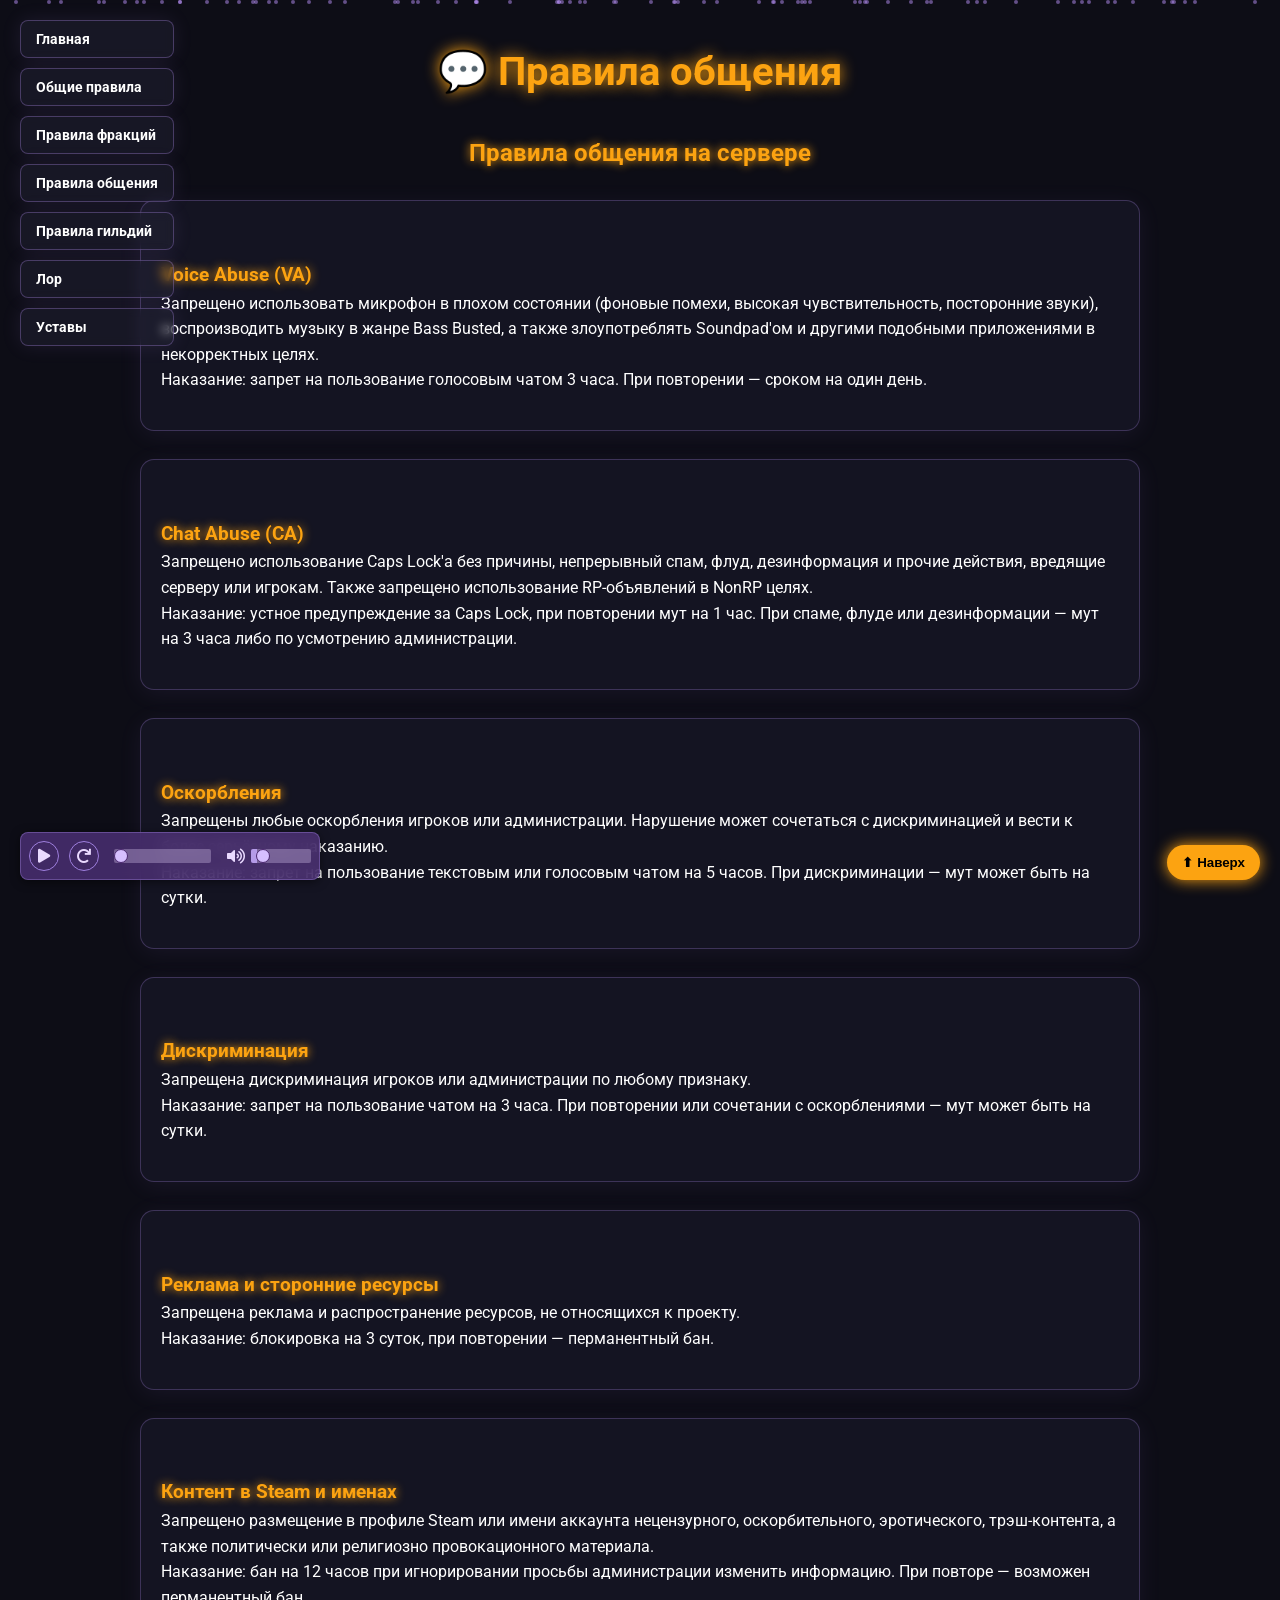
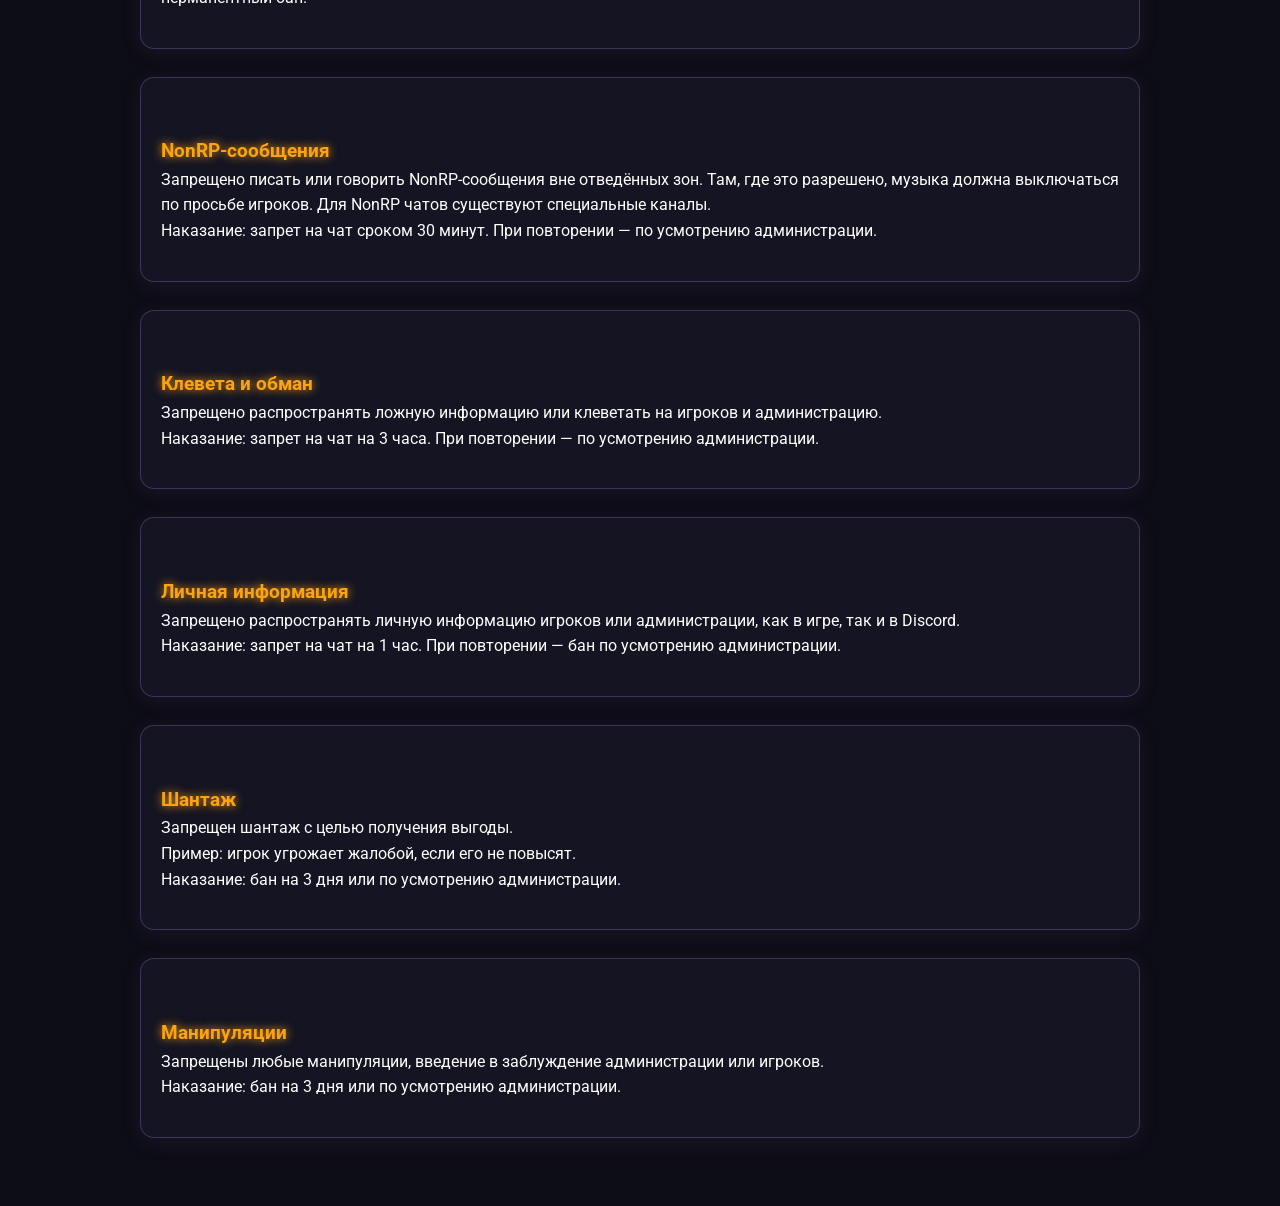
<file: chatrules.html>
<!DOCTYPE html>
<html lang="ru">
<head>
  <meta charset="UTF-8" />
  <meta name="viewport" content="width=device-width, initial-scale=1.0" />
  <title>Правила общения</title>
  <link href="https://fonts.googleapis.com/css2?family=Roboto:wght@400;700&display=swap" rel="stylesheet">
  <link rel="stylesheet" href="particles.css">
  <style>
    * { box-sizing: border-box; margin: 0; padding: 0; }
    body {
      font-family: 'Roboto', sans-serif;
      background-color: #0d0d16;
      color: #fff;
      overflow-x: hidden;
      position: relative;
      padding: 40px;
      line-height: 1.6;
    }
   .nav {
  position: fixed;
  top: 20px;
  left: 20px;
  display: flex;
  flex-direction: column;
  gap: 10px;
  z-index: 20;
}

.nav a {
  color: #fff;
  text-decoration: none;
  background: rgba(40, 40, 60, 0.4);
  padding: 10px 15px;
  border-radius: 8px;
  font-weight: bold;
  transition: all 0.3s;
  border: 1px solid rgba(184, 145, 249, 0.3);
  backdrop-filter: blur(5px);
  box-shadow: 0 0 20px rgba(184,145,249,0.1);
  font-size: 14px;
  white-space: nowrap;
  width: auto;
  max-width: 200px;
  line-height: normal;
}

.nav a:hover {
  background: rgba(184,145,249,0.2);
  transform: scale(1.05);
  box-shadow: 0 0 25px rgba(184,145,249,0.2);
}
    h1 {
      font-size: 2.5em;
      text-align: center;
      margin-bottom: 30px;
      color: #fca311;
      text-shadow: 0 0 15px #fca311;
    }
    .content {
      max-width: 1000px;
      margin: 0 auto;
      text-align: center;
    }
    .content p {
      margin-bottom: 1.2em;
    }
    .content strong {
      display: block;
      margin-top: 1.8em;
      font-size: 1.2em;
      color: #fca311;
      text-shadow: 0 0 10px #fca311;
    }
    .to-top {
      position: fixed;
      bottom: 20px;
      right: 20px;
      background-color: #fca311;
      color: #000;
      padding: 10px 15px;
      border: none;
      border-radius: 50px;
      font-weight: bold;
      cursor: pointer;
      box-shadow: 0 0 15px #fca311;
      transition: opacity 0.3s ease-in-out;
      z-index: 10;
    }
    .to-top:hover {
      opacity: 0.8;
    }
    .rule-group {
      background: rgba(28,28,46,0.5);
      border: 1.5px solid rgba(184,145,249,0.25);
      border-radius: 14px;
      margin: 28px 0;
      padding: 24px 20px 18px 20px;
      box-shadow: 0 4px 24px rgba(184,145,249,0.07);
      text-align: left;
    }
    @media (max-width: 768px) {
      body { padding: 20px; }
      h1 { font-size: 2em; }
      .content strong { font-size: 1em; }
      .nav { flex-direction: column; }
    }
  </style>
  <script>
    document.addEventListener('DOMContentLoaded', () => {
      document.querySelector('.to-top').addEventListener('click', () => {
        window.scrollTo({ top: 0, behavior: 'smooth' });
      });
    });
  </script>
</head>
<body>
 <div class="nav fade-in">
  <a href="index.html">Главная</a>
  <a href="rules.html">Общие правила</a>
  <a href="fractions.html">Правила фракций</a>
  <a href="chatrules.html" class="active">Правила общения</a>
  <a href="Guilds.html">Правила гильдий</a>
  <a href="Lor.html">Лор</a>
  <a href="game-main.html">Уставы</a>
</div>

  <h1>💬 Правила общения</h1>

  <div class="content">
    <h2 style="text-align:center; color:#fca311; text-shadow:0 0 10px #fca311; margin-bottom: 10px;">Правила общения на сервере</h2>
    
    <div class="rule-group">
      <strong>Voice Abuse (VA)</strong>
      <p>Запрещено использовать микрофон в плохом состоянии (фоновые помехи, высокая чувствительность, посторонние звуки), воспроизводить музыку в жанре Bass Busted, а также злоупотреблять Soundpad'ом и другими подобными приложениями в некорректных целях.<br>Наказание: запрет на пользование голосовым чатом 3 часа. При повторении — сроком на один день.</p>
    </div>

    <div class="rule-group">
      <strong>Chat Abuse (CA)</strong>
      <p>Запрещено использование Caps Lock'a без причины, непрерывный спам, флуд, дезинформация и прочие действия, вредящие серверу или игрокам. Также запрещено использование RP-объявлений в NonRP целях.<br>Наказание: устное предупреждение за Caps Lock, при повторении мут на 1 час. При спаме, флуде или дезинформации — мут на 3 часа либо по усмотрению администрации.</p>
    </div>

    <div class="rule-group">
      <strong>Оскорбления</strong>
      <p>Запрещены любые оскорбления игроков или администрации. Нарушение может сочетаться с дискриминацией и вести к более серьёзному наказанию.<br>Наказание: запрет на пользование текстовым или голосовым чатом на 5 часов. При дискриминации — мут может быть на сутки.</p>
    </div>

    <div class="rule-group">
      <strong>Дискриминация</strong>
      <p>Запрещена дискриминация игроков или администрации по любому признаку.<br>Наказание: запрет на пользование чатом на 3 часа. При повторении или сочетании с оскорблениями — мут может быть на сутки.</p>
    </div>

    <div class="rule-group">
      <strong>Реклама и сторонние ресурсы</strong>
      <p>Запрещена реклама и распространение ресурсов, не относящихся к проекту.<br>Наказание: блокировка на 3 суток, при повторении — перманентный бан.</p>
    </div>

    <div class="rule-group">
      <strong>Контент в Steam и именах</strong>
      <p>Запрещено размещение в профиле Steam или имени аккаунта нецензурного, оскорбительного, эротического, трэш-контента, а также политически или религиозно провокационного материала.<br>Наказание: бан на 12 часов при игнорировании просьбы администрации изменить информацию. При повторе — возможен перманентный бан.</p>
    </div>

    <div class="rule-group">
      <strong>NonRP-сообщения</strong>
      <p>Запрещено писать или говорить NonRP-сообщения вне отведённых зон. Там, где это разрешено, музыка должна выключаться по просьбе игроков. Для NonRP чатов существуют специальные каналы.<br>Наказание: запрет на чат сроком 30 минут. При повторении — по усмотрению администрации.</p>
    </div>

    <div class="rule-group">
      <strong>Клевета и обман</strong>
      <p>Запрещено распространять ложную информацию или клеветать на игроков и администрацию.<br>Наказание: запрет на чат на 3 часа. При повторении — по усмотрению администрации.</p>
    </div>

    <div class="rule-group">
      <strong>Личная информация</strong>
      <p>Запрещено распространять личную информацию игроков или администрации, как в игре, так и в Discord.<br>Наказание: запрет на чат на 1 час. При повторении — бан по усмотрению администрации.</p>
    </div>

    <div class="rule-group">
      <strong>Шантаж</strong>
      <p>Запрещен шантаж с целью получения выгоды.<br>Пример: игрок угрожает жалобой, если его не повысят.<br>Наказание: бан на 3 дня или по усмотрению администрации.</p>
    </div>

    <div class="rule-group">
      <strong>Манипуляции</strong>
      <p>Запрещены любые манипуляции, введение в заблуждение администрации или игроков.<br>Наказание: бан на 3 дня или по усмотрению администрации.</p>
    </div>
  </div>

  <button class="to-top" onclick="window.scrollTo({ top: 0, behavior: 'smooth' });">⬆ Наверх</button>

  <!-- Скрипт внизу body: переключает музыку и обновляет иконку -->
  <script>
    (function() {
      const btn = document.getElementById('music-toggle');
      function updateIcon() {
        btn.textContent = localStorage.getItem('musicOn') === 'true' ? '🔊' : '🔇';
      }
      btn.addEventListener('click', function() {
        window.toggleMusic();
        updateIcon();
      });
      updateIcon();
    })();
  </script>
  <script src="common.js"></script>
  <script src="particles.js"></script>
  <script src="audio-player.js"></script>
</body>
</html>
</file>
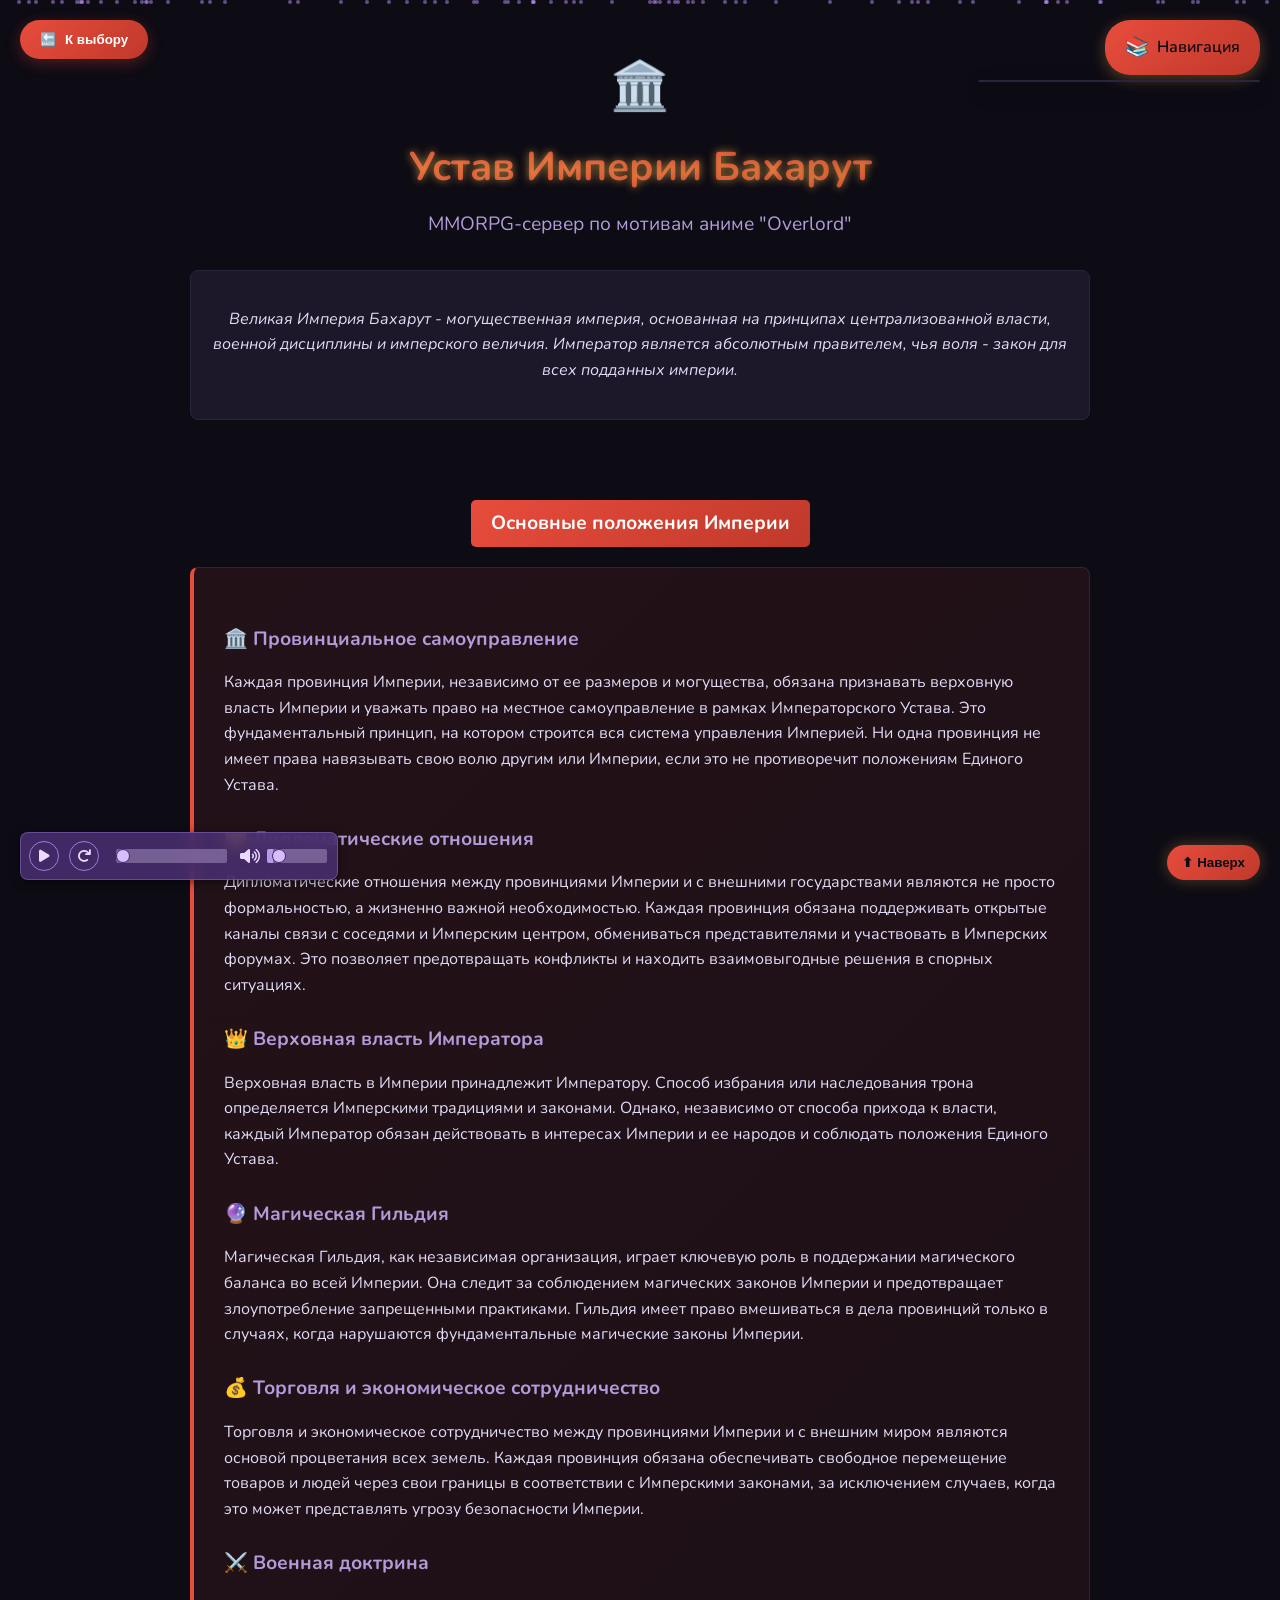
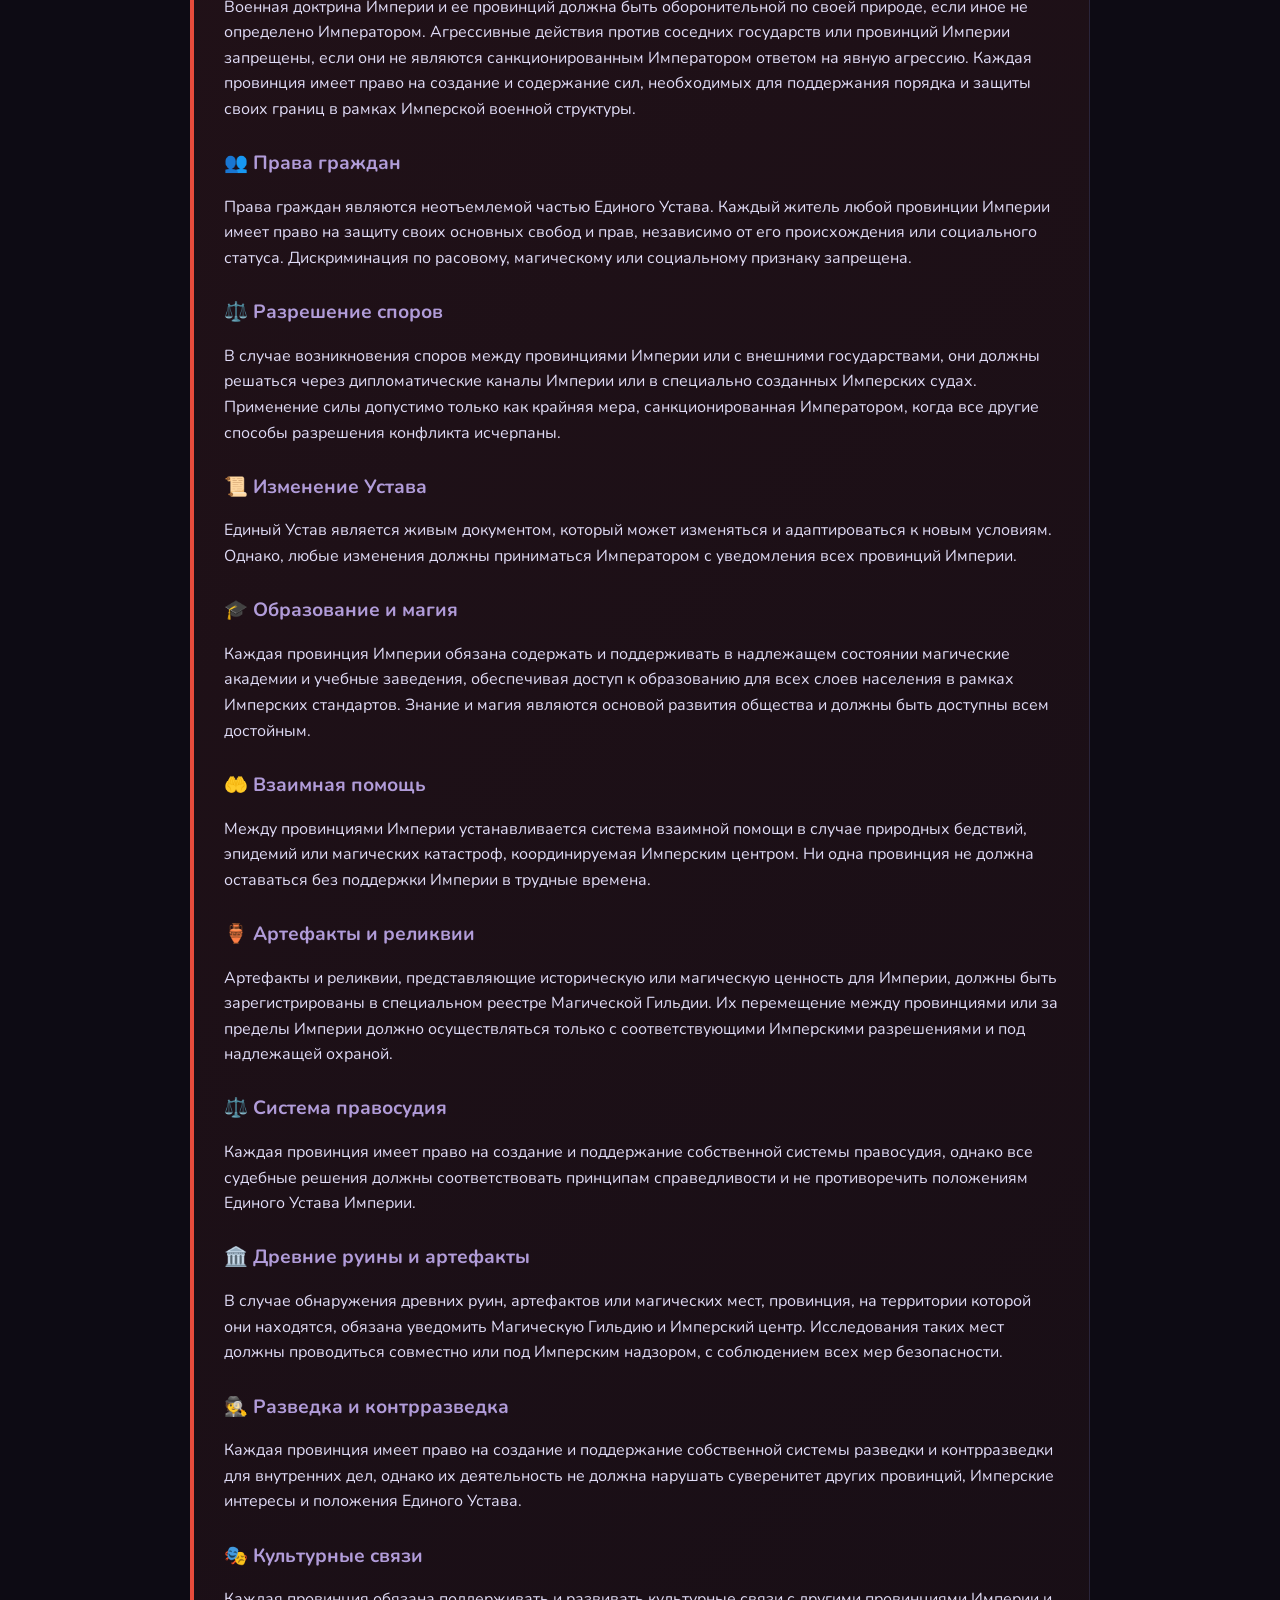
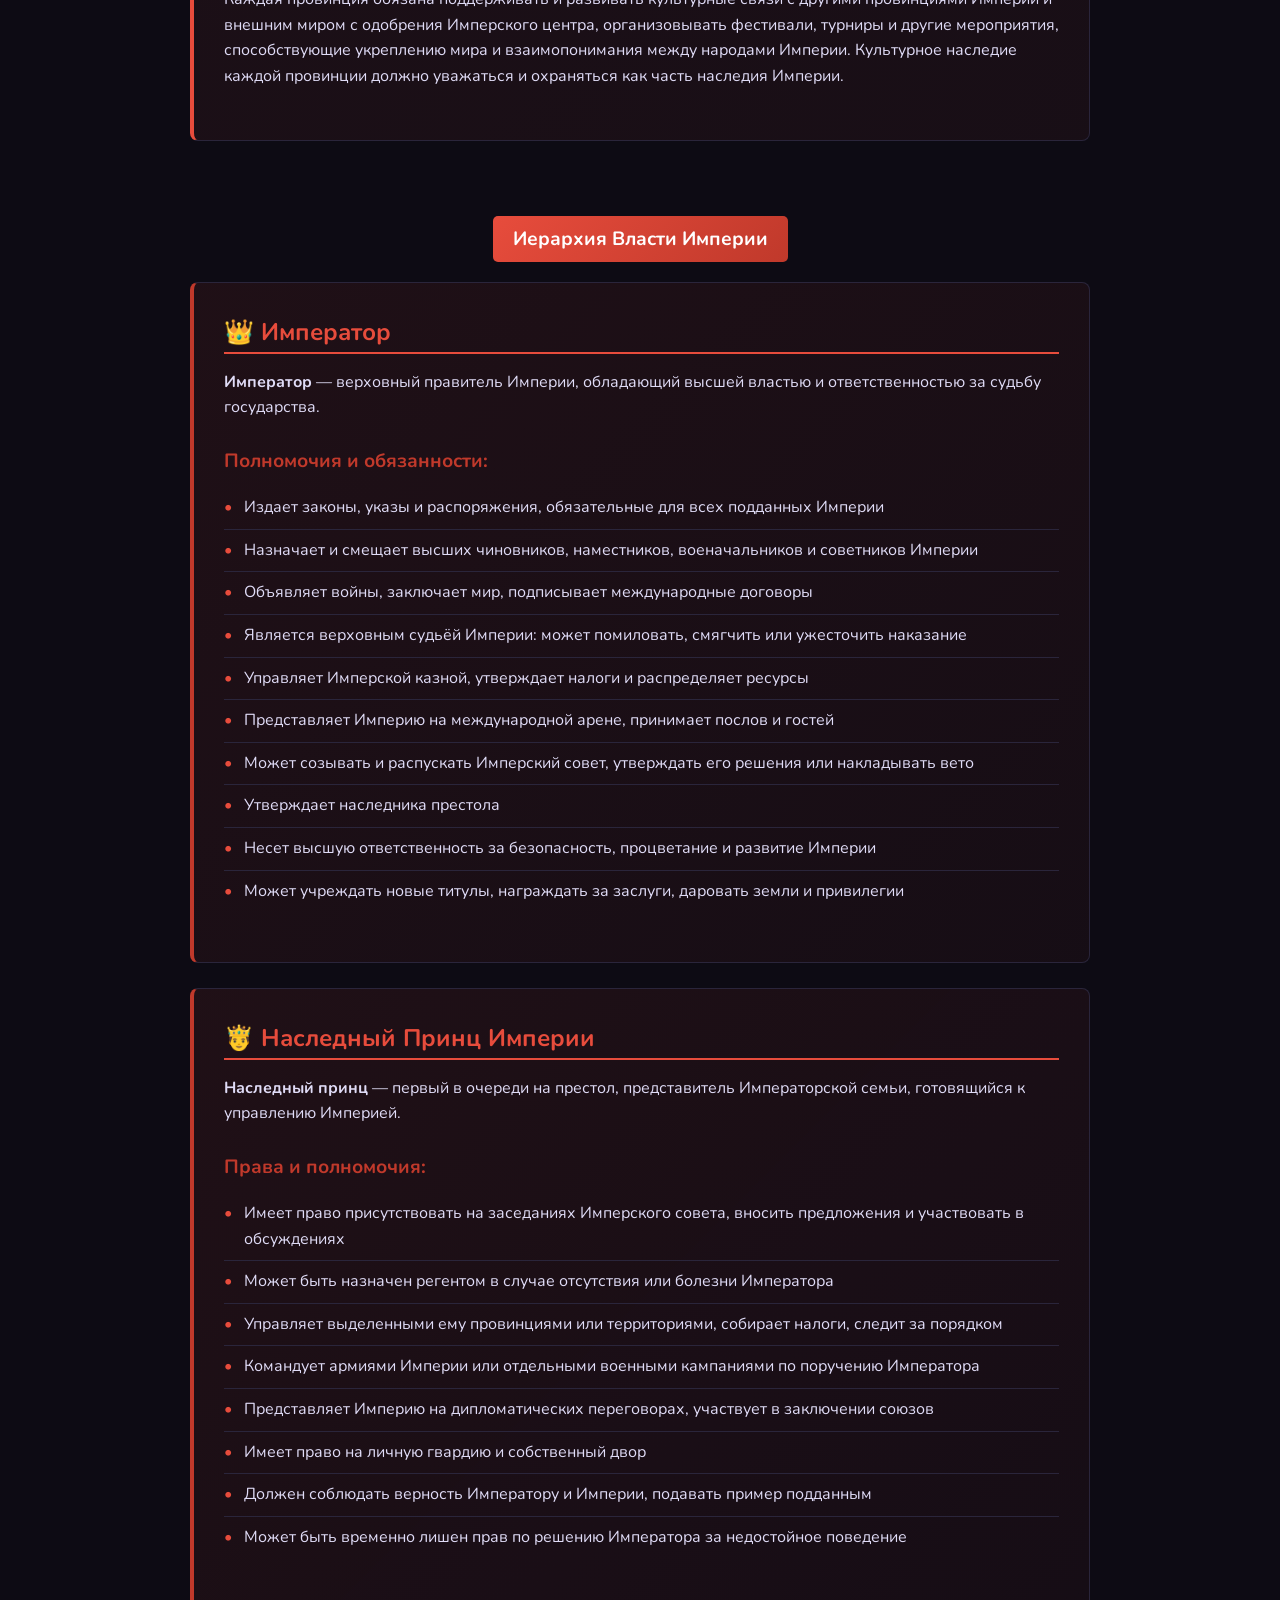
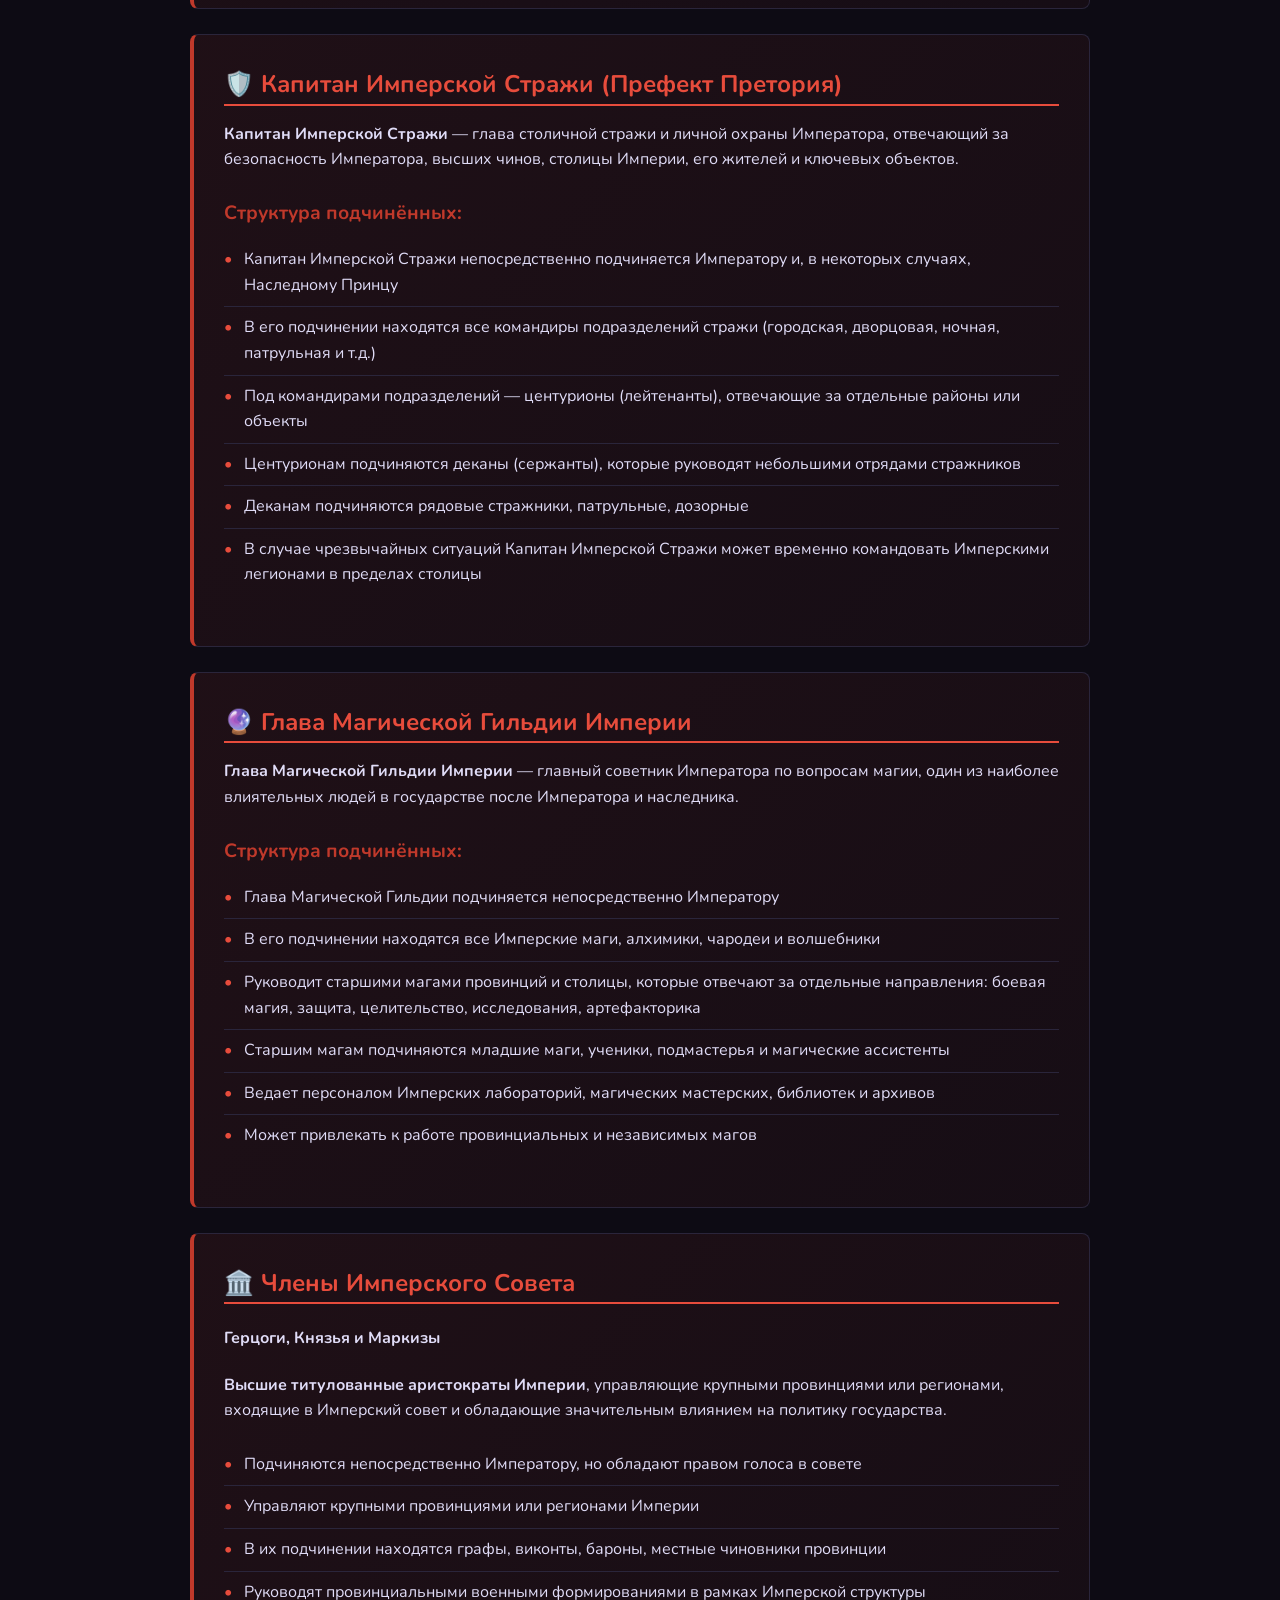
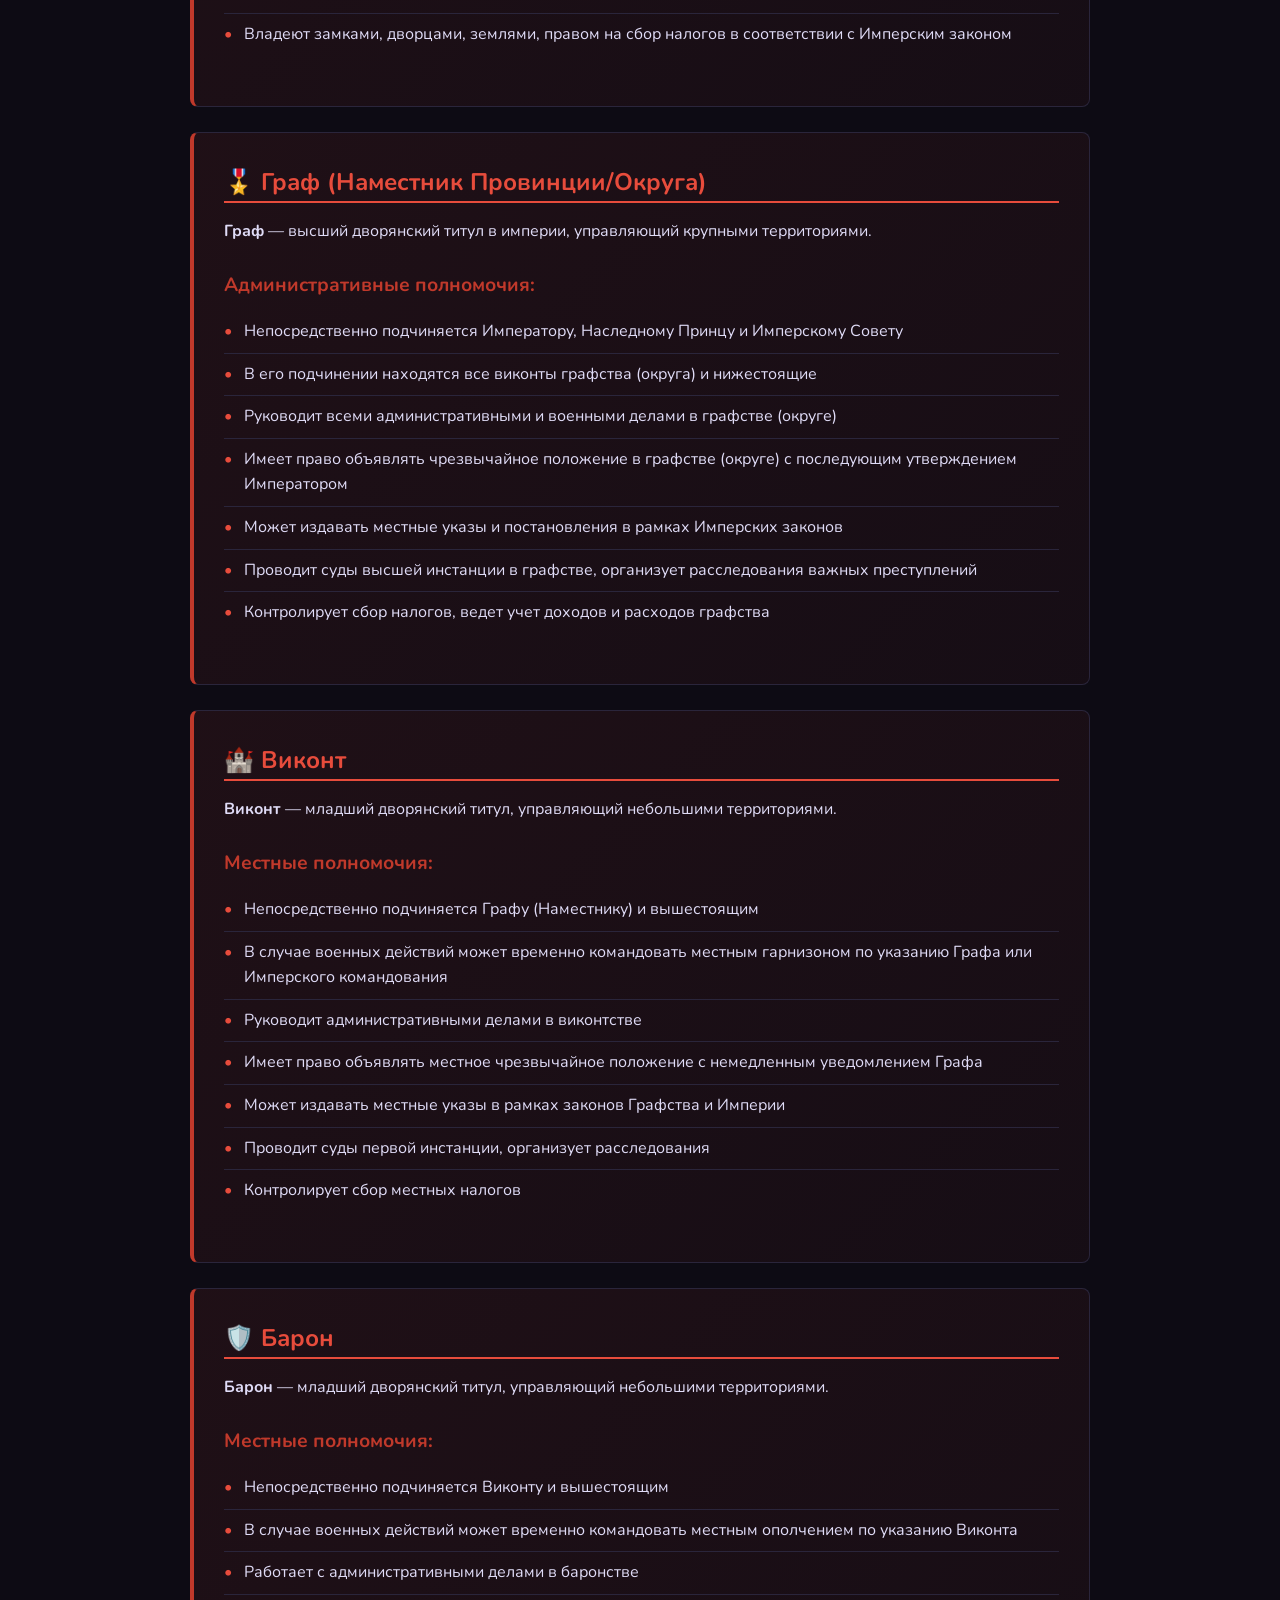
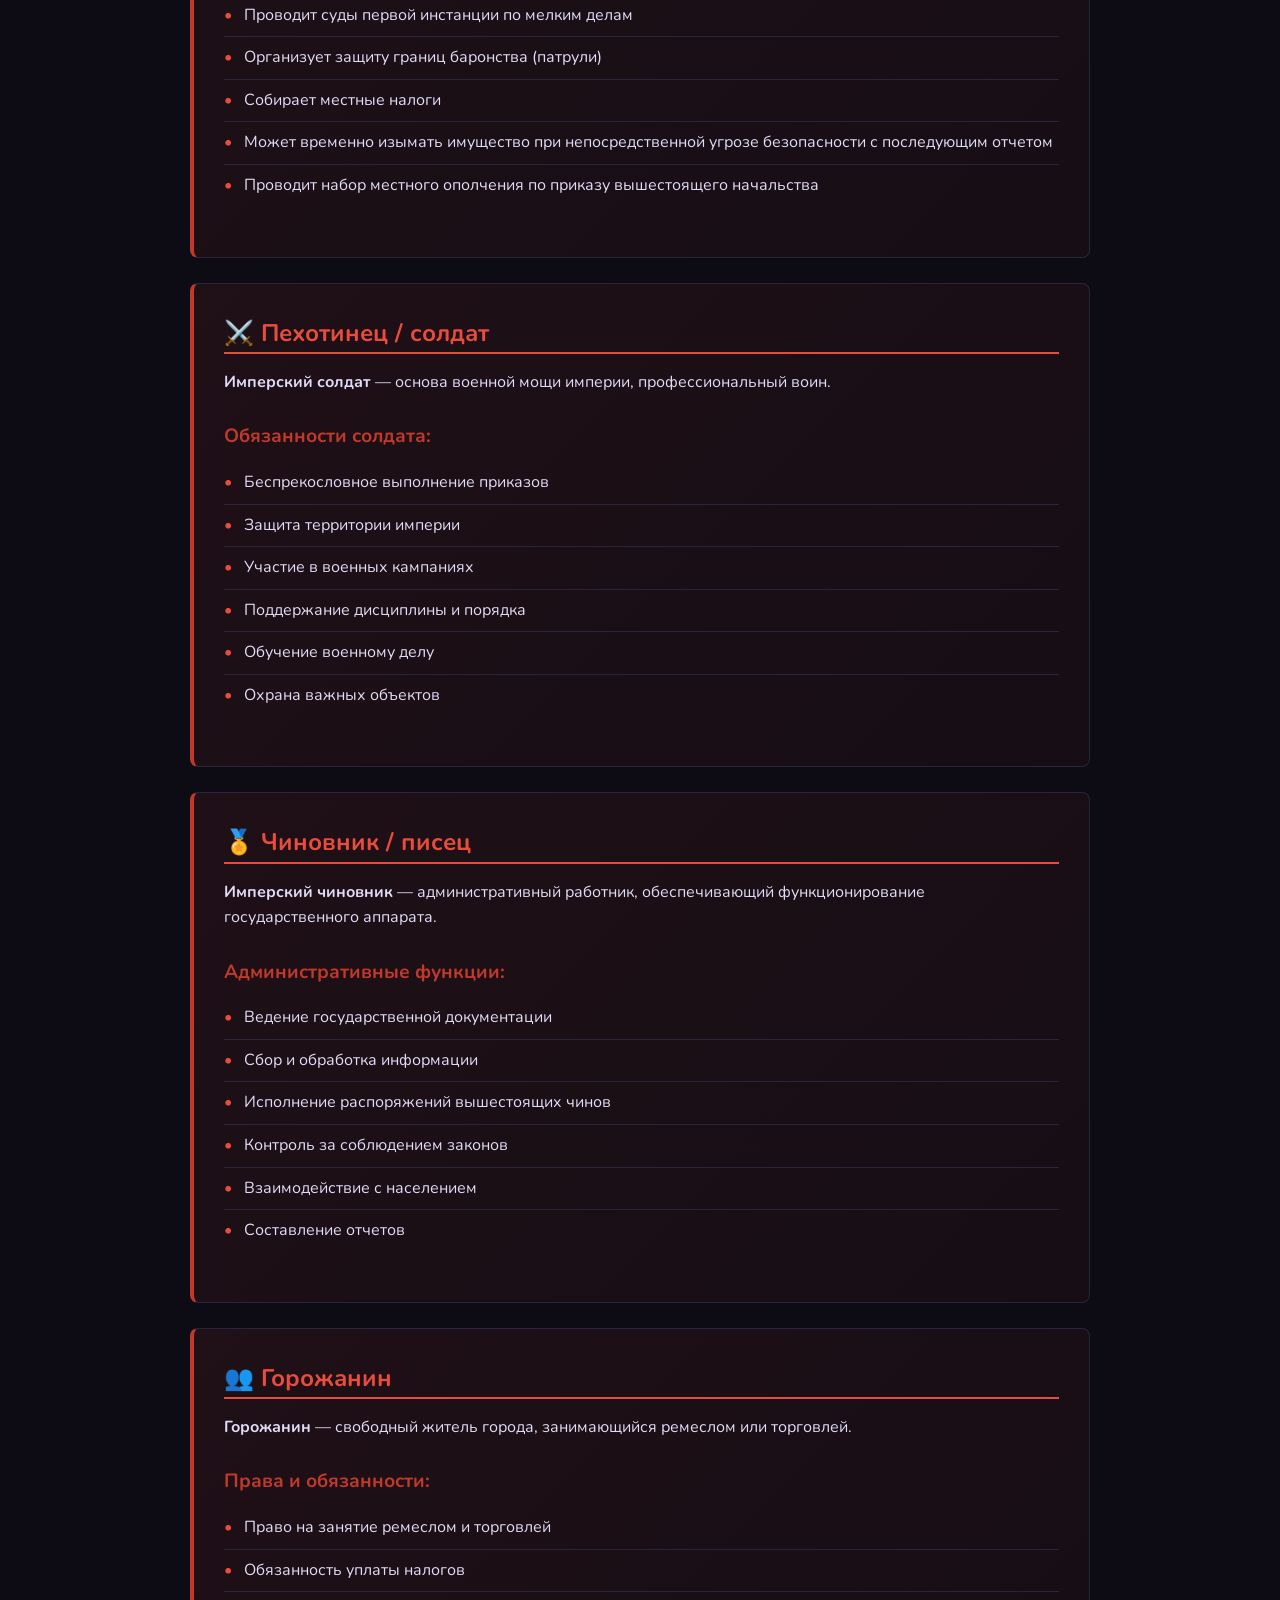
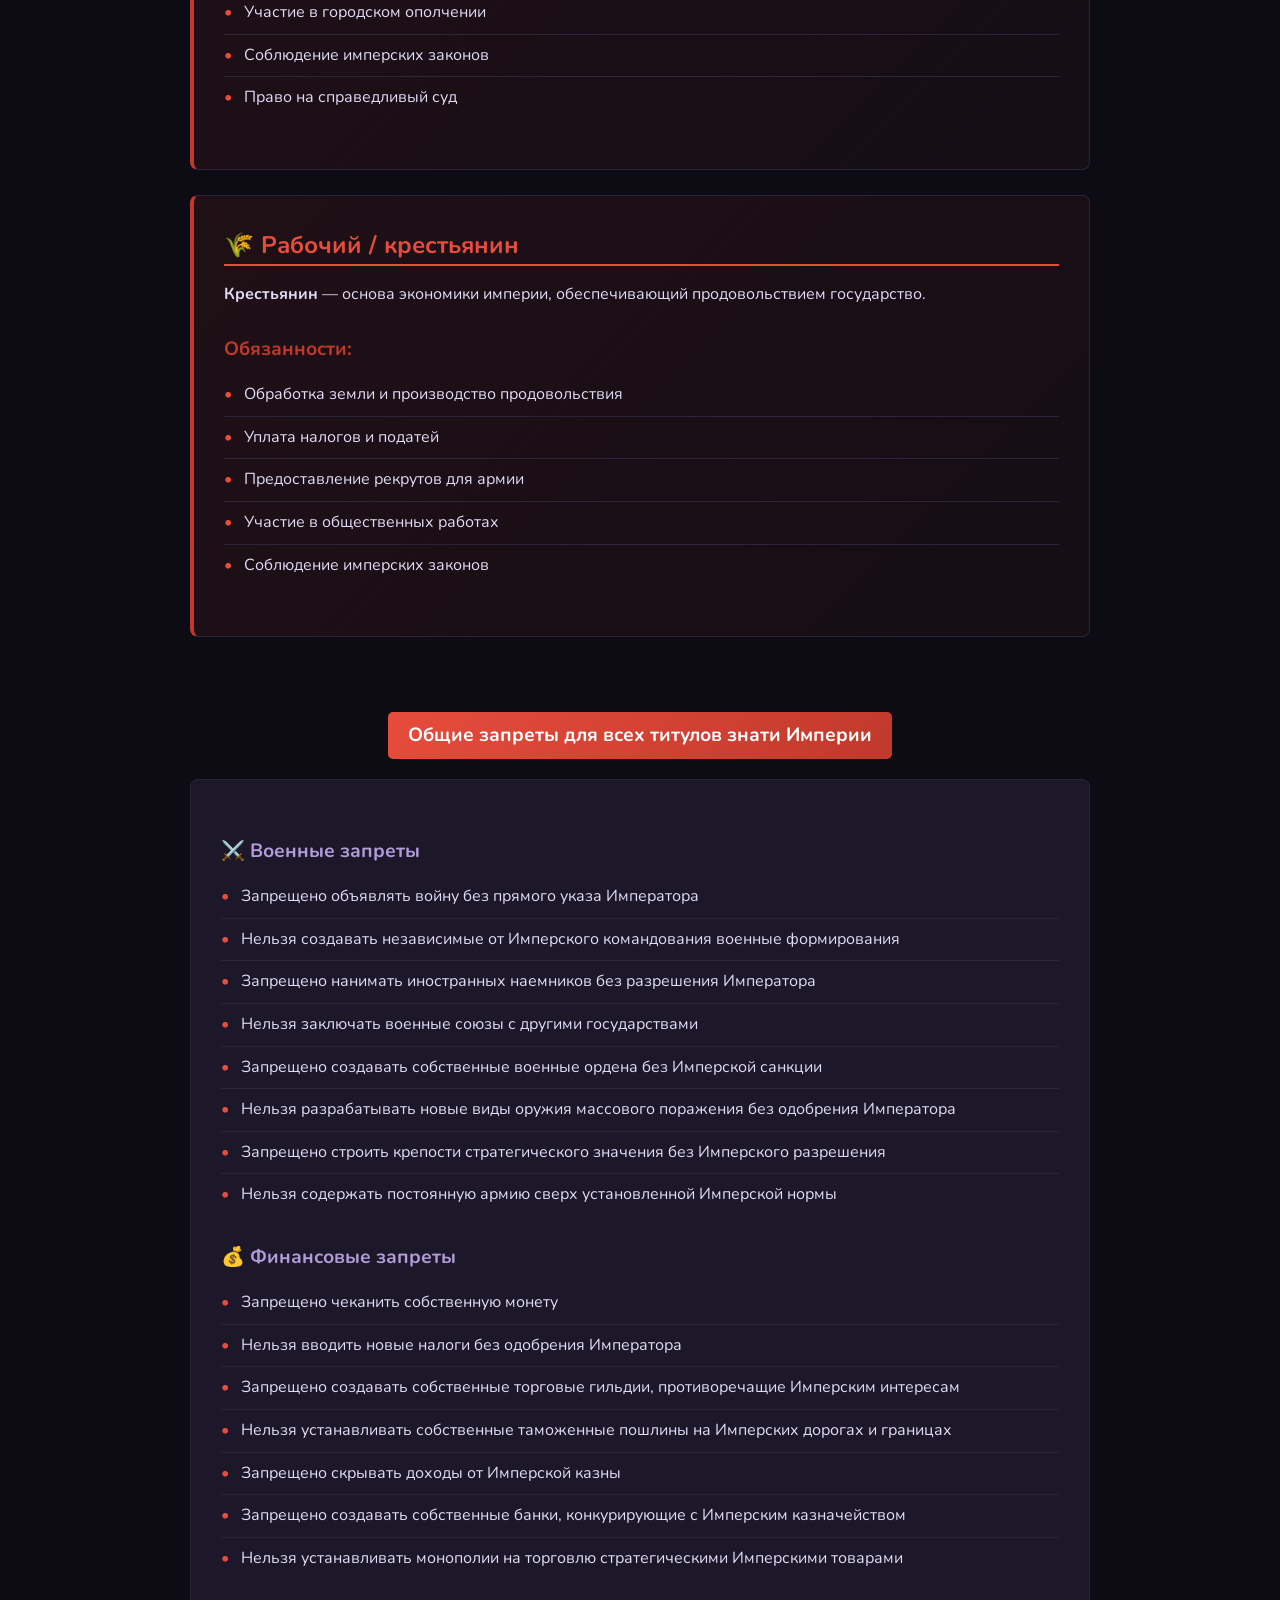
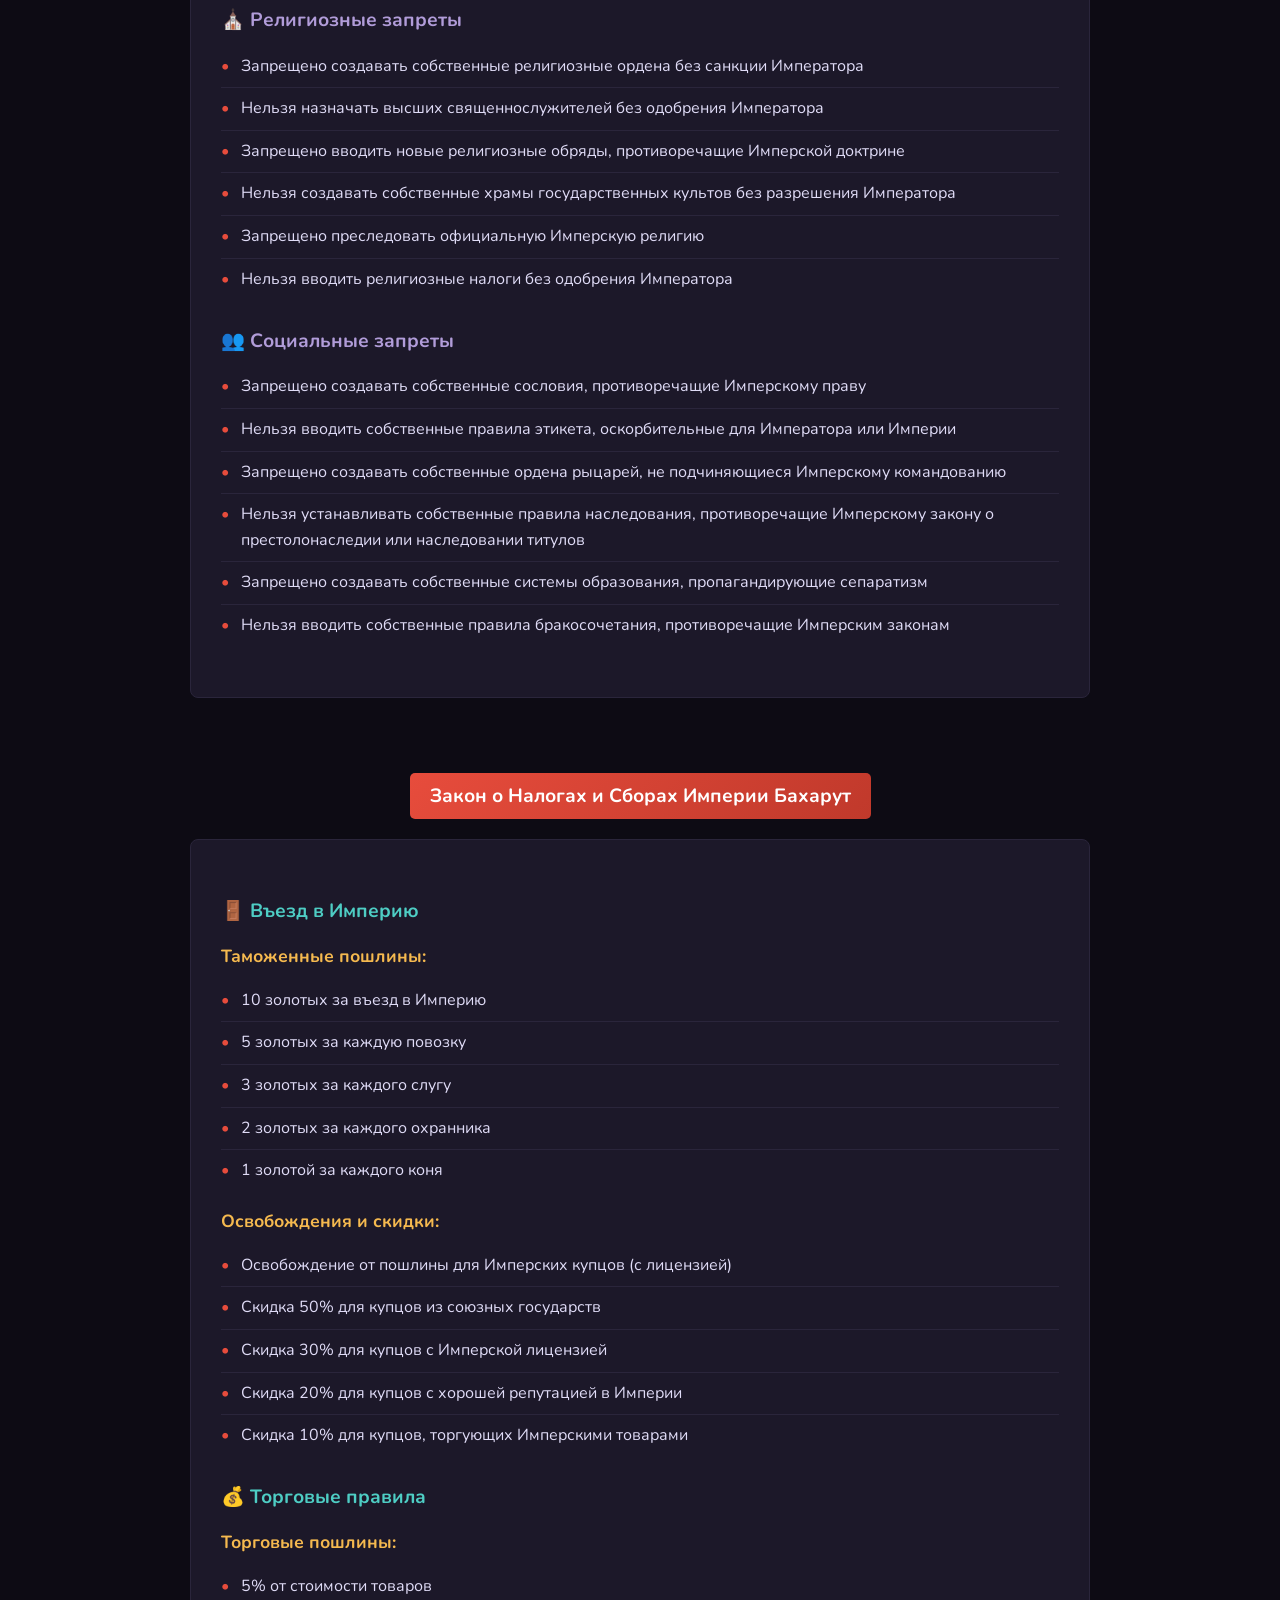
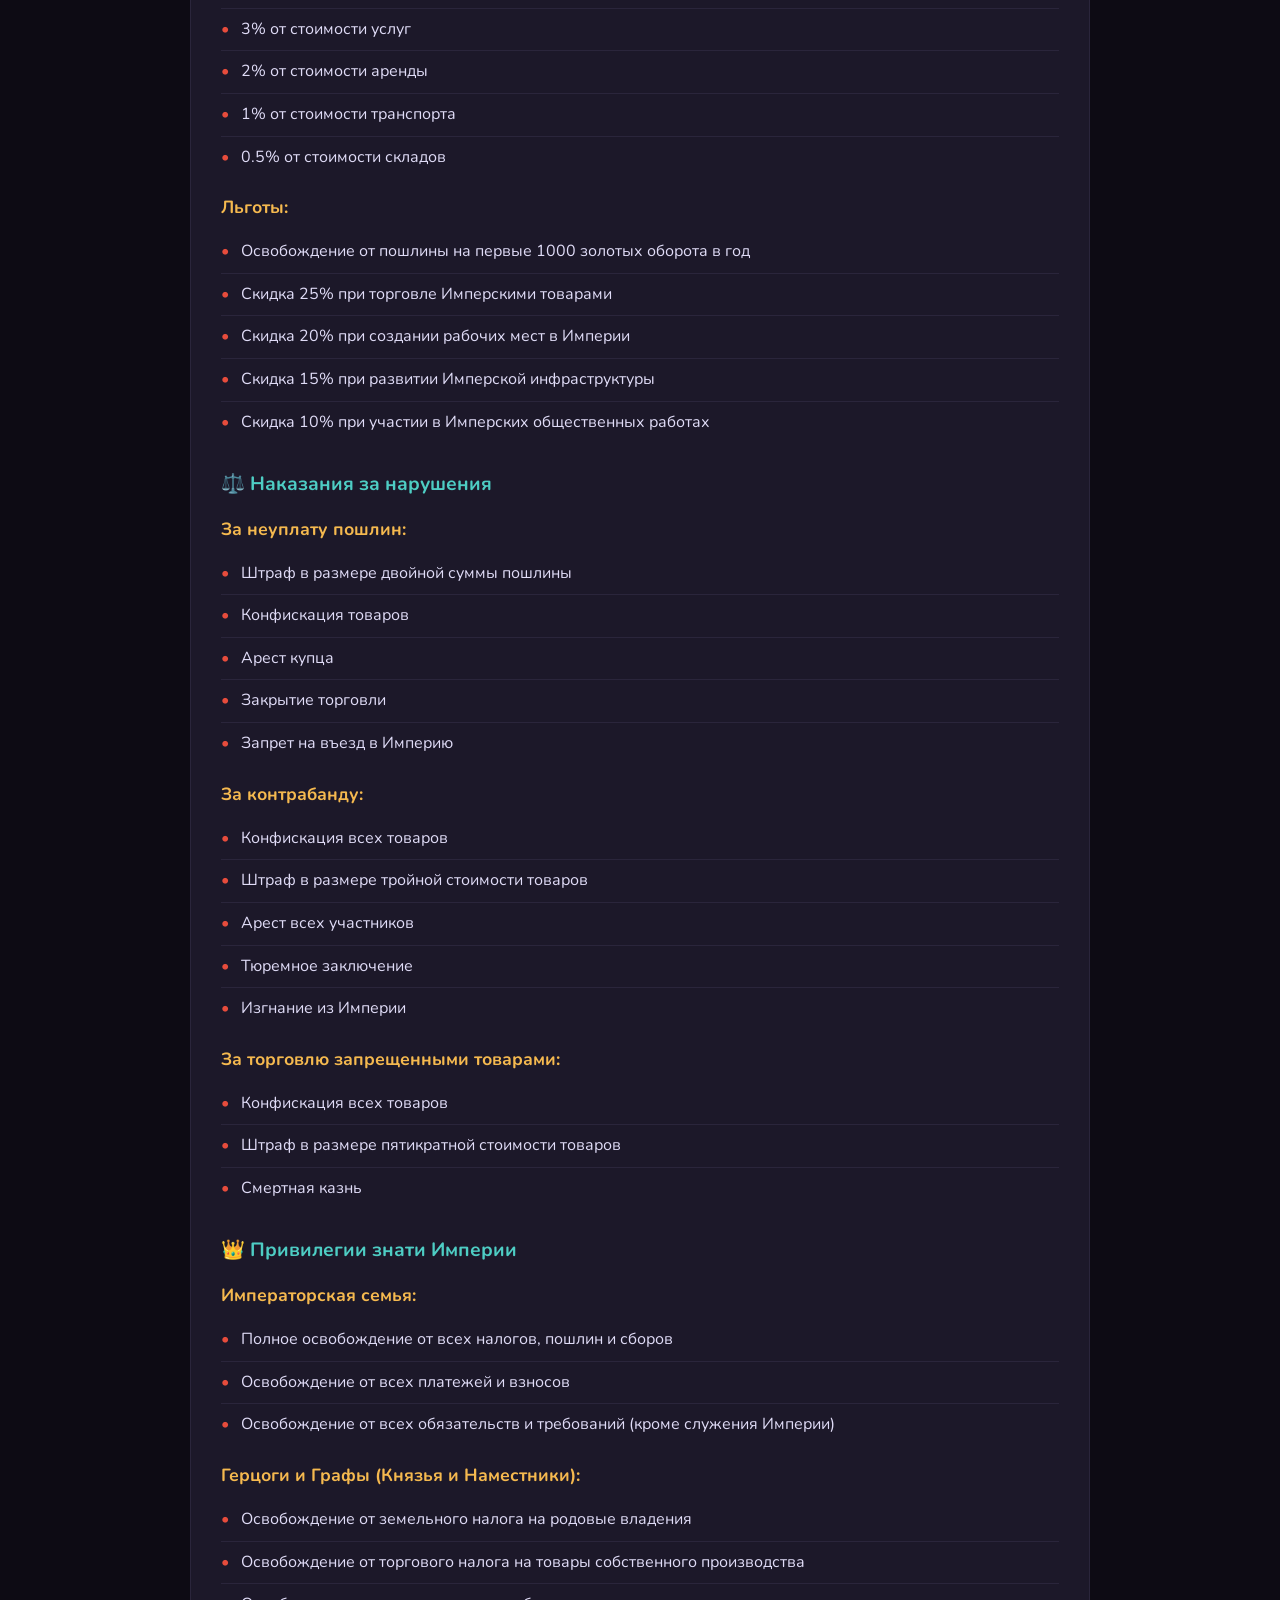
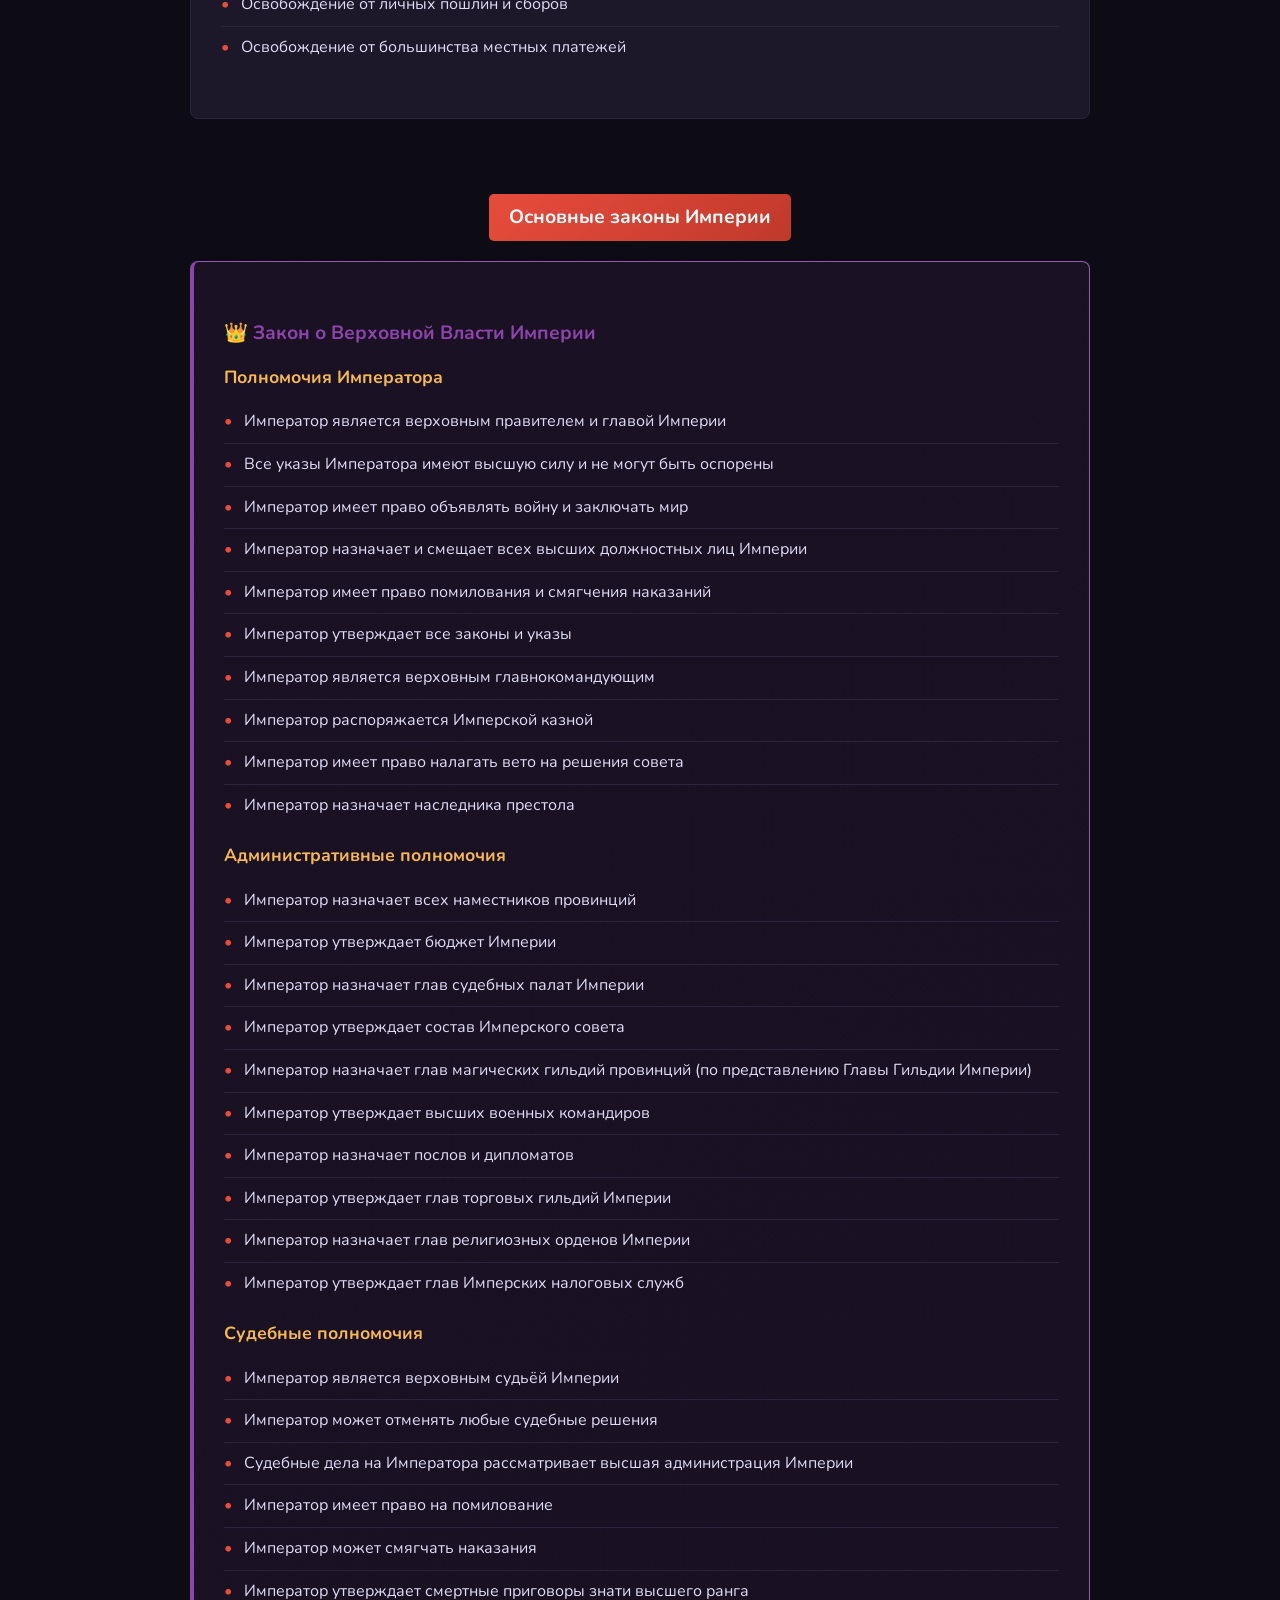
<file: empire-baharut.html>
<!DOCTYPE html>
<html lang="ru">
<head>
    <meta charset="UTF-8">
    <meta name="viewport" content="width=device-width, initial-scale=1.0">
    <title>Устав Империи Бахарут</title>
    <link rel="preconnect" href="https://fonts.googleapis.com">
    <link rel="preconnect" href="https://fonts.gstatic.com" crossorigin>
    <link href="https://fonts.googleapis.com/css2?family=Nunito:wght@400;700&display=swap" rel="stylesheet">
    <link rel="stylesheet" href="https://cdnjs.cloudflare.com/ajax/libs/font-awesome/6.0.0/css/all.min.css">
    <link rel="stylesheet" href="empire-baharut-style.css">
    <link rel="stylesheet" href="particles.css">
    <script src="empire-baharut-script.js" defer></script>
    <script src="particles.js" defer></script>
    <script src="audio-player.js" defer></script>
</head>
<body>

    <nav class="floating-nav" id="floatingNav">
        <div class="nav-toggle" id="navToggle">
            <span>📚</span>
            <span class="nav-text">Навигация</span>
        </div>
        <div class="nav-menu" id="navMenu">
            <div class="nav-item" data-target="main-title">🏛️ Заголовок</div>
            <div class="nav-item" data-target="osnovnye-polozheniya">📜 Основные положения</div>
            <div class="nav-item" data-target="ierarhiya-vlasti">👑 Иерархия власти</div>
            <div class="nav-item" data-target="zaprety-dvoryanstva">🚫 Запреты дворянства</div>
            <div class="nav-item" data-target="nalogi">💰 Налоги и сборы</div>
            <div class="nav-item" data-target="imperatorskie-zakony">⚖️ Основные законы Империи</div>
            <div class="nav-item" data-target="ugolovnyy-kodeks">⚖️ Уголовный кодекс</div>
            <div class="nav-item" data-target="prava-grazhdan">👥 Права граждан</div>
            <div class="nav-item" data-target="magicheskaya-akademiya">🔮 Магическая академия</div>
            <div class="nav-item" data-target="ekonomika">💰 Экономика</div>
            <div class="nav-item" data-target="vneshnyaya-politika">🌍 Внешняя политика</div>
            <div class="nav-item" data-target="voennye-sily">⚔️ Вооруженные силы</div>
            <div class="nav-item" data-target="chrezvychaynye-polozheniya">🚨 Чрезвычайные положения</div>
        </div>
    </nav>

    <!-- To Top Button -->
    <button class="to-top" onclick="window.scrollTo({ top: 0, behavior: 'smooth' });">⬆ Наверх</button>

    <button class="back-to-selection" onclick="location.href='game-main.html'">
        <span>🔙</span>
        <span class="back-text">К выбору</span>
    </button>

    <div class="reading-progress" id="readingProgress"></div>

    <div class="container">
        <div class="main-title" id="main-title">
            <div class="scroll-icon">🏛️</div>
            <h1>Устав Империи Бахарут</h1>
            <div class="subtitle">MMORPG-сервер по мотивам аниме "Overlord"</div>
        </div>

        <div class="intro-text">
            <p>Великая Империя Бахарут - могущественная империя, основанная на принципах централизованной власти, военной дисциплины и имперского величия. Император является абсолютным правителем, чья воля - закон для всех подданных империи.</p>
        </div>

        <div class="center-title" id="osnovnye-polozheniya">
            <h2 class="section-title">Основные положения Империи</h2>
        </div>

        <div class="rules-box empire-principles">
            <div class="subsection">
                <h4>🏛️ Провинциальное самоуправление</h4>
                <p>Каждая провинция Империи, независимо от ее размеров и могущества, обязана признавать верховную власть Империи и уважать право на местное самоуправление в рамках Императорского Устава. Это фундаментальный принцип, на котором строится вся система управления Империей. Ни одна провинция не имеет права навязывать свою волю другим или Империи, если это не противоречит положениям Единого Устава.</p>
            </div>

            <div class="subsection">
                <h4>🤝 Дипломатические отношения</h4>
                <p>Дипломатические отношения между провинциями Империи и с внешними государствами являются не просто формальностью, а жизненно важной необходимостью. Каждая провинция обязана поддерживать открытые каналы связи с соседями и Имперским центром, обмениваться представителями и участвовать в Имперских форумах. Это позволяет предотвращать конфликты и находить взаимовыгодные решения в спорных ситуациях.</p>
            </div>

            <div class="subsection">
                <h4>👑 Верховная власть Императора</h4>
                <p>Верховная власть в Империи принадлежит Императору. Способ избрания или наследования трона определяется Имперскими традициями и законами. Однако, независимо от способа прихода к власти, каждый Император обязан действовать в интересах Империи и ее народов и соблюдать положения Единого Устава.</p>
            </div>

            <div class="subsection">
                <h4>🔮 Магическая Гильдия</h4>
                <p>Магическая Гильдия, как независимая организация, играет ключевую роль в поддержании магического баланса во всей Империи. Она следит за соблюдением магических законов Империи и предотвращает злоупотребление запрещенными практиками. Гильдия имеет право вмешиваться в дела провинций только в случаях, когда нарушаются фундаментальные магические законы Империи.</p>
            </div>

            <div class="subsection">
                <h4>💰 Торговля и экономическое сотрудничество</h4>
                <p>Торговля и экономическое сотрудничество между провинциями Империи и с внешним миром являются основой процветания всех земель. Каждая провинция обязана обеспечивать свободное перемещение товаров и людей через свои границы в соответствии с Имперскими законами, за исключением случаев, когда это может представлять угрозу безопасности Империи.</p>
            </div>

            <div class="subsection">
                <h4>⚔️ Военная доктрина</h4>
                <p>Военная доктрина Империи и ее провинций должна быть оборонительной по своей природе, если иное не определено Императором. Агрессивные действия против соседних государств или провинций Империи запрещены, если они не являются санкционированным Императором ответом на явную агрессию. Каждая провинция имеет право на создание и содержание сил, необходимых для поддержания порядка и защиты своих границ в рамках Имперской военной структуры.</p>
            </div>

            <div class="subsection">
                <h4>👥 Права граждан</h4>
                <p>Права граждан являются неотъемлемой частью Единого Устава. Каждый житель любой провинции Империи имеет право на защиту своих основных свобод и прав, независимо от его происхождения или социального статуса. Дискриминация по расовому, магическому или социальному признаку запрещена.</p>
            </div>

            <div class="subsection">
                <h4>⚖️ Разрешение споров</h4>
                <p>В случае возникновения споров между провинциями Империи или с внешними государствами, они должны решаться через дипломатические каналы Империи или в специально созданных Имперских судах. Применение силы допустимо только как крайняя мера, санкционированная Императором, когда все другие способы разрешения конфликта исчерпаны.</p>
            </div>

            <div class="subsection">
                <h4>📜 Изменение Устава</h4>
                <p>Единый Устав является живым документом, который может изменяться и адаптироваться к новым условиям. Однако, любые изменения должны приниматься Императором с уведомления всех провинций Империи.</p>
            </div>

            <div class="subsection">
                <h4>🎓 Образование и магия</h4>
                <p>Каждая провинция Империи обязана содержать и поддерживать в надлежащем состоянии магические академии и учебные заведения, обеспечивая доступ к образованию для всех слоев населения в рамках Имперских стандартов. Знание и магия являются основой развития общества и должны быть доступны всем достойным.</p>
            </div>

            <div class="subsection">
                <h4>🤲 Взаимная помощь</h4>
                <p>Между провинциями Империи устанавливается система взаимной помощи в случае природных бедствий, эпидемий или магических катастроф, координируемая Имперским центром. Ни одна провинция не должна оставаться без поддержки Империи в трудные времена.</p>
            </div>

            <div class="subsection">
                <h4>🏺 Артефакты и реликвии</h4>
                <p>Артефакты и реликвии, представляющие историческую или магическую ценность для Империи, должны быть зарегистрированы в специальном реестре Магической Гильдии. Их перемещение между провинциями или за пределы Империи должно осуществляться только с соответствующими Имперскими разрешениями и под надлежащей охраной.</p>
            </div>

            <div class="subsection">
                <h4>⚖️ Система правосудия</h4>
                <p>Каждая провинция имеет право на создание и поддержание собственной системы правосудия, однако все судебные решения должны соответствовать принципам справедливости и не противоречить положениям Единого Устава Империи.</p>
            </div>

            <div class="subsection">
                <h4>🏛️ Древние руины и артефакты</h4>
                <p>В случае обнаружения древних руин, артефактов или магических мест, провинция, на территории которой они находятся, обязана уведомить Магическую Гильдию и Имперский центр. Исследования таких мест должны проводиться совместно или под Имперским надзором, с соблюдением всех мер безопасности.</p>
            </div>

            <div class="subsection">
                <h4>🕵️ Разведка и контрразведка</h4>
                <p>Каждая провинция имеет право на создание и поддержание собственной системы разведки и контрразведки для внутренних дел, однако их деятельность не должна нарушать суверенитет других провинций, Имперские интересы и положения Единого Устава.</p>
            </div>

            <div class="subsection">
                <h4>🎭 Культурные связи</h4>
                <p>Каждая провинция обязана поддерживать и развивать культурные связи с другими провинциями Империи и внешним миром с одобрения Имперского центра, организовывать фестивали, турниры и другие мероприятия, способствующие укреплению мира и взаимопонимания между народами Империи. Культурное наследие каждой провинции должно уважаться и охраняться как часть наследия Империи.</p>
            </div>
        </div>

        <div class="center-title" id="ierarhiya-vlasti">
            <h2 class="section-title">Иерархия Власти Империи</h2>
        </div>

        <div class="rules-box hierarchy-box empire-hierarchy">
            <h3>👑 Император</h3>
            <p><strong>Император</strong> — верховный правитель Империи, обладающий высшей властью и ответственностью за судьбу государства.</p>
            
            <div class="subsection">
                <h4>Полномочия и обязанности:</h4>
                <ul>
                    <li>Издает законы, указы и распоряжения, обязательные для всех подданных Империи</li>
                    <li>Назначает и смещает высших чиновников, наместников, военачальников и советников Империи</li>
                    <li>Объявляет войны, заключает мир, подписывает международные договоры</li>
                    <li>Является верховным судьёй Империи: может помиловать, смягчить или ужесточить наказание</li>
                    <li>Управляет Имперской казной, утверждает налоги и распределяет ресурсы</li>
                    <li>Представляет Империю на международной арене, принимает послов и гостей</li>
                    <li>Может созывать и распускать Имперский совет, утверждать его решения или накладывать вето</li>
                    <li>Утверждает наследника престола</li>
                    <li>Несет высшую ответственность за безопасность, процветание и развитие Империи</li>
                    <li>Может учреждать новые титулы, награждать за заслуги, даровать земли и привилегии</li>
                </ul>
            </div>
        </div>

        <div class="rules-box hierarchy-box empire-hierarchy">
            <h3>🤴 Наследный Принц Империи</h3>
            <p><strong>Наследный принц</strong> — первый в очереди на престол, представитель Императорской семьи, готовящийся к управлению Империей.</p>
            
            <div class="subsection">
                <h4>Права и полномочия:</h4>
                <ul>
                    <li>Имеет право присутствовать на заседаниях Имперского совета, вносить предложения и участвовать в обсуждениях</li>
                    <li>Может быть назначен регентом в случае отсутствия или болезни Императора</li>
                    <li>Управляет выделенными ему провинциями или территориями, собирает налоги, следит за порядком</li>
                    <li>Командует армиями Империи или отдельными военными кампаниями по поручению Императора</li>
                    <li>Представляет Империю на дипломатических переговорах, участвует в заключении союзов</li>
                    <li>Имеет право на личную гвардию и собственный двор</li>
                    <li>Должен соблюдать верность Императору и Империи, подавать пример подданным</li>
                    <li>Может быть временно лишен прав по решению Императора за недостойное поведение</li>
                </ul>
            </div>
        </div>

        <div class="rules-box hierarchy-box empire-hierarchy">
            <h3>🛡️ Капитан Имперской Стражи (Префект Претория)</h3>
            <p><strong>Капитан Имперской Стражи</strong> — глава столичной стражи и личной охраны Императора, отвечающий за безопасность Императора, высших чинов, столицы Империи, его жителей и ключевых объектов.</p>
            
            <div class="subsection">
                <h4>Структура подчинённых:</h4>
                <ul>
                    <li>Капитан Имперской Стражи непосредственно подчиняется Императору и, в некоторых случаях, Наследному Принцу</li>
                    <li>В его подчинении находятся все командиры подразделений стражи (городская, дворцовая, ночная, патрульная и т.д.)</li>
                    <li>Под командирами подразделений — центурионы (лейтенанты), отвечающие за отдельные районы или объекты</li>
                    <li>Центурионам подчиняются деканы (сержанты), которые руководят небольшими отрядами стражников</li>
                    <li>Деканам подчиняются рядовые стражники, патрульные, дозорные</li>
                    <li>В случае чрезвычайных ситуаций Капитан Имперской Стражи может временно командовать Имперскими легионами в пределах столицы</li>
                </ul>
            </div>
        </div>

        <div class="rules-box hierarchy-box empire-hierarchy">
            <h3>🔮 Глава Магической Гильдии Империи</h3>
            <p><strong>Глава Магической Гильдии Империи</strong> — главный советник Императора по вопросам магии, один из наиболее влиятельных людей в государстве после Императора и наследника.</p>
            
            <div class="subsection">
                <h4>Структура подчинённых:</h4>
                <ul>
                    <li>Глава Магической Гильдии подчиняется непосредственно Императору</li>
                    <li>В его подчинении находятся все Имперские маги, алхимики, чародеи и волшебники</li>
                    <li>Руководит старшими магами провинций и столицы, которые отвечают за отдельные направления: боевая магия, защита, целительство, исследования, артефакторика</li>
                    <li>Старшим магам подчиняются младшие маги, ученики, подмастерья и магические ассистенты</li>
                    <li>Ведает персоналом Имперских лабораторий, магических мастерских, библиотек и архивов</li>
                    <li>Может привлекать к работе провинциальных и независимых магов</li>
                </ul>
            </div>
        </div>

        <div class="rules-box hierarchy-box empire-hierarchy">
            <h3>🏛️ Члены Имперского Совета</h3>
            <h4>Герцоги, Князья и Маркизы</h4>
            <p><strong>Высшие титулованные аристократы Империи</strong>, управляющие крупными провинциями или регионами, входящие в Имперский совет и обладающие значительным влиянием на политику государства.</p>
            
            <div class="subsection">
                <ul>
                    <li>Подчиняются непосредственно Императору, но обладают правом голоса в совете</li>
                    <li>Управляют крупными провинциями или регионами Империи</li>
                    <li>В их подчинении находятся графы, виконты, бароны, местные чиновники провинции</li>
                    <li>Руководят провинциальными военными формированиями в рамках Имперской структуры</li>
                    <li>Владеют замками, дворцами, землями, правом на сбор налогов в соответствии с Имперским законом</li>
                </ul>
            </div>
        </div>

        <div class="rules-box hierarchy-box empire-hierarchy">
            <h3>🎖️ Граф (Наместник Провинции/Округа)</h3>
            <p><strong>Граф</strong> — высший дворянский титул в империи, управляющий крупными территориями.</p>
            
            <div class="subsection">
                <h4>Административные полномочия:</h4>
                <ul>
                    <li>Непосредственно подчиняется Императору, Наследному Принцу и Имперскому Совету</li>
                    <li>В его подчинении находятся все виконты графства (округа) и нижестоящие</li>
                    <li>Руководит всеми административными и военными делами в графстве (округе)</li>
                    <li>Имеет право объявлять чрезвычайное положение в графстве (округе) с последующим утверждением Императором</li>
                    <li>Может издавать местные указы и постановления в рамках Имперских законов</li>
                    <li>Проводит суды высшей инстанции в графстве, организует расследования важных преступлений</li>
                    <li>Контролирует сбор налогов, ведет учет доходов и расходов графства</li>
                </ul>
            </div>
        </div>

        <div class="rules-box hierarchy-box empire-hierarchy">
            <h3>🏰 Виконт</h3>
            <p><strong>Виконт</strong> — младший дворянский титул, управляющий небольшими территориями.</p>
            
            <div class="subsection">
                <h4>Местные полномочия:</h4>
                <ul>
                    <li>Непосредственно подчиняется Графу (Наместнику) и вышестоящим</li>
                    <li>В случае военных действий может временно командовать местным гарнизоном по указанию Графа или Имперского командования</li>
                    <li>Руководит административными делами в виконтстве</li>
                    <li>Имеет право объявлять местное чрезвычайное положение с немедленным уведомлением Графа</li>
                    <li>Может издавать местные указы в рамках законов Графства и Империи</li>
                    <li>Проводит суды первой инстанции, организует расследования</li>
                    <li>Контролирует сбор местных налогов</li>
                </ul>
            </div>
        </div>

        <div class="rules-box hierarchy-box empire-hierarchy">
            <h3>🛡️ Барон</h3>
            <p><strong>Барон</strong> — младший дворянский титул, управляющий небольшими территориями.</p>
            
            <div class="subsection">
                <h4>Местные полномочия:</h4>
                <ul>
                    <li>Непосредственно подчиняется Виконту и вышестоящим</li>
                    <li>В случае военных действий может временно командовать местным ополчением по указанию Виконта</li>
                    <li>Работает с административными делами в баронстве</li>
                    <li>Проводит суды первой инстанции по мелким делам</li>
                    <li>Организует защиту границ баронства (патрули)</li>
                    <li>Собирает местные налоги</li>
                    <li>Может временно изымать имущество при непосредственной угрозе безопасности с последующим отчетом</li>
                    <li>Проводит набор местного ополчения по приказу вышестоящего начальства</li>
                </ul>
            </div>
        </div>

        <div class="rules-box hierarchy-box empire-hierarchy">
            <h3>⚔️ Пехотинец / солдат</h3>
            <p><strong>Имперский солдат</strong> — основа военной мощи империи, профессиональный воин.</p>
            
            <div class="subsection">
                <h4>Обязанности солдата:</h4>
                <ul>
                    <li>Беспрекословное выполнение приказов</li>
                    <li>Защита территории империи</li>
                    <li>Участие в военных кампаниях</li>
                    <li>Поддержание дисциплины и порядка</li>
                    <li>Обучение военному делу</li>
                    <li>Охрана важных объектов</li>
                </ul>
            </div>
        </div>

        <div class="rules-box hierarchy-box empire-hierarchy">
            <h3>🏅 Чиновник / писец</h3>
            <p><strong>Имперский чиновник</strong> — административный работник, обеспечивающий функционирование государственного аппарата.</p>
            
            <div class="subsection">
                <h4>Административные функции:</h4>
                <ul>
                    <li>Ведение государственной документации</li>
                    <li>Сбор и обработка информации</li>
                    <li>Исполнение распоряжений вышестоящих чинов</li>
                    <li>Контроль за соблюдением законов</li>
                    <li>Взаимодействие с населением</li>
                    <li>Составление отчетов</li>
                </ul>
            </div>
        </div>

        <div class="rules-box hierarchy-box empire-hierarchy">
            <h3>👥 Горожанин</h3>
            <p><strong>Горожанин</strong> — свободный житель города, занимающийся ремеслом или торговлей.</p>
            
            <div class="subsection">
                <h4>Права и обязанности:</h4>
                <ul>
                    <li>Право на занятие ремеслом и торговлей</li>
                    <li>Обязанность уплаты налогов</li>
                    <li>Участие в городском ополчении</li>
                    <li>Соблюдение имперских законов</li>
                    <li>Право на справедливый суд</li>
                </ul>
            </div>
        </div>

        <div class="rules-box hierarchy-box empire-hierarchy">
            <h3>🌾 Рабочий / крестьянин</h3>
            <p><strong>Крестьянин</strong> — основа экономики империи, обеспечивающий продовольствием государство.</p>
            
            <div class="subsection">
                <h4>Обязанности:</h4>
                <ul>
                    <li>Обработка земли и производство продовольствия</li>
                    <li>Уплата налогов и податей</li>
                    <li>Предоставление рекрутов для армии</li>
                    <li>Участие в общественных работах</li>
                    <li>Соблюдение имперских законов</li>
                </ul>
            </div>
        </div>

        <div class="center-title" id="zaprety-dvoryanstva">
            <h2 class="section-title">Общие запреты для всех титулов знати Империи</h2>
        </div>

        <div class="rules-box prohibitions-box empire-prohibitions">
            <div class="subsection">
                <h4>⚔️ Военные запреты</h4>
                <ul>
                    <li>Запрещено объявлять войну без прямого указа Императора</li>
                    <li>Нельзя создавать независимые от Имперского командования военные формирования</li>
                    <li>Запрещено нанимать иностранных наемников без разрешения Императора</li>
                    <li>Нельзя заключать военные союзы с другими государствами</li>
                    <li>Запрещено создавать собственные военные ордена без Имперской санкции</li>
                    <li>Нельзя разрабатывать новые виды оружия массового поражения без одобрения Императора</li>
                    <li>Запрещено строить крепости стратегического значения без Имперского разрешения</li>
                    <li>Нельзя содержать постоянную армию сверх установленной Имперской нормы</li>
                </ul>
            </div>

            <div class="subsection">
                <h4>💰 Финансовые запреты</h4>
                <ul>
                    <li>Запрещено чеканить собственную монету</li>
                    <li>Нельзя вводить новые налоги без одобрения Императора</li>
                    <li>Запрещено создавать собственные торговые гильдии, противоречащие Имперским интересам</li>
                    <li>Нельзя устанавливать собственные таможенные пошлины на Имперских дорогах и границах</li>
                    <li>Запрещено скрывать доходы от Имперской казны</li>
                    <li>Запрещено создавать собственные банки, конкурирующие с Имперским казначейством</li>
                    <li>Нельзя устанавливать монополии на торговлю стратегическими Имперскими товарами</li>
                </ul>
            </div>

            <div class="subsection">
                <h4>⛪ Религиозные запреты</h4>
                <ul>
                    <li>Запрещено создавать собственные религиозные ордена без санкции Императора</li>
                    <li>Нельзя назначать высших священнослужителей без одобрения Императора</li>
                    <li>Запрещено вводить новые религиозные обряды, противоречащие Имперской доктрине</li>
                    <li>Нельзя создавать собственные храмы государственных культов без разрешения Императора</li>
                    <li>Запрещено преследовать официальную Имперскую религию</li>
                    <li>Нельзя вводить религиозные налоги без одобрения Императора</li>
                </ul>
            </div>

            <div class="subsection">
                <h4>👥 Социальные запреты</h4>
                <ul>
                    <li>Запрещено создавать собственные сословия, противоречащие Имперскому праву</li>
                    <li>Нельзя вводить собственные правила этикета, оскорбительные для Императора или Империи</li>
                    <li>Запрещено создавать собственные ордена рыцарей, не подчиняющиеся Имперскому командованию</li>
                    <li>Нельзя устанавливать собственные правила наследования, противоречащие Имперскому закону о престолонаследии или наследовании титулов</li>
                    <li>Запрещено создавать собственные системы образования, пропагандирующие сепаратизм</li>
                    <li>Нельзя вводить собственные правила бракосочетания, противоречащие Имперским законам</li>
                </ul>
            </div>
        </div>

        <div class="center-title" id="nalogi">
            <h2 class="section-title">Закон о Налогах и Сборах Империи Бахарут</h2>
        </div>

        <div class="rules-box taxes-box empire-taxes">
            <div class="subsection">
                <h4>🚪 Въезд в Империю</h4>
                <h5>Таможенные пошлины:</h5>
                <ul>
                    <li>10 золотых за въезд в Империю</li>
                    <li>5 золотых за каждую повозку</li>
                    <li>3 золотых за каждого слугу</li>
                    <li>2 золотых за каждого охранника</li>
                    <li>1 золотой за каждого коня</li>
                </ul>
                <h5>Освобождения и скидки:</h5>
                <ul>
                    <li>Освобождение от пошлины для Имперских купцов (с лицензией)</li>
                    <li>Скидка 50% для купцов из союзных государств</li>
                    <li>Скидка 30% для купцов с Имперской лицензией</li>
                    <li>Скидка 20% для купцов с хорошей репутацией в Империи</li>
                    <li>Скидка 10% для купцов, торгующих Имперскими товарами</li>
                </ul>
            </div>

            <div class="subsection">
                <h4>💰 Торговые правила</h4>
                <h5>Торговые пошлины:</h5>
                <ul>
                    <li>5% от стоимости товаров</li>
                    <li>3% от стоимости услуг</li>
                    <li>2% от стоимости аренды</li>
                    <li>1% от стоимости транспорта</li>
                    <li>0.5% от стоимости складов</li>
                </ul>
                <h5>Льготы:</h5>
                <ul>
                    <li>Освобождение от пошлины на первые 1000 золотых оборота в год</li>
                    <li>Скидка 25% при торговле Имперскими товарами</li>
                    <li>Скидка 20% при создании рабочих мест в Империи</li>
                    <li>Скидка 15% при развитии Имперской инфраструктуры</li>
                    <li>Скидка 10% при участии в Имперских общественных работах</li>
                </ul>
            </div>

            <div class="subsection">
                <h4>⚖️ Наказания за нарушения</h4>
                <h5>За неуплату пошлин:</h5>
                <ul>
                    <li>Штраф в размере двойной суммы пошлины</li>
                    <li>Конфискация товаров</li>
                    <li>Арест купца</li>
                    <li>Закрытие торговли</li>
                    <li>Запрет на въезд в Империю</li>
                </ul>
                <h5>За контрабанду:</h5>
                <ul>
                    <li>Конфискация всех товаров</li>
                    <li>Штраф в размере тройной стоимости товаров</li>
                    <li>Арест всех участников</li>
                    <li>Тюремное заключение</li>
                    <li>Изгнание из Империи</li>
                </ul>
                <h5>За торговлю запрещенными товарами:</h5>
                <ul>
                    <li>Конфискация всех товаров</li>
                    <li>Штраф в размере пятикратной стоимости товаров</li>
                    <li>Смертная казнь</li>
                </ul>
            </div>

            <div class="subsection">
                <h4>👑 Привилегии знати Империи</h4>
                <h5>Императорская семья:</h5>
                <ul>
                    <li>Полное освобождение от всех налогов, пошлин и сборов</li>
                    <li>Освобождение от всех платежей и взносов</li>
                    <li>Освобождение от всех обязательств и требований (кроме служения Империи)</li>
                </ul>
                <h5>Герцоги и Графы (Князья и Наместники):</h5>
                <ul>
                    <li>Освобождение от земельного налога на родовые владения</li>
                    <li>Освобождение от торгового налога на товары собственного производства</li>
                    <li>Освобождение от личных пошлин и сборов</li>
                    <li>Освобождение от большинства местных платежей</li>
                </ul>
            </div>
        </div>

        <div class="center-title" id="imperatorskie-zakony">
            <h2 class="section-title">Основные законы Империи</h2>
        </div>

        <div class="rules-box laws-box empire-laws">
            <div class="subsection">
                <h4>👑 Закон о Верховной Власти Империи</h4>
                <h5>Полномочия Императора</h5>
                <ul>
                    <li>Император является верховным правителем и главой Империи</li>
                    <li>Все указы Императора имеют высшую силу и не могут быть оспорены</li>
                    <li>Император имеет право объявлять войну и заключать мир</li>
                    <li>Император назначает и смещает всех высших должностных лиц Империи</li>
                    <li>Император имеет право помилования и смягчения наказаний</li>
                    <li>Император утверждает все законы и указы</li>
                    <li>Император является верховным главнокомандующим</li>
                    <li>Император распоряжается Имперской казной</li>
                    <li>Император имеет право налагать вето на решения совета</li>
                    <li>Император назначает наследника престола</li>
                </ul>
                <h5>Административные полномочия</h5>
                <ul>
                    <li>Император назначает всех наместников провинций</li>
                    <li>Император утверждает бюджет Империи</li>
                    <li>Император назначает глав судебных палат Империи</li>
                    <li>Император утверждает состав Имперского совета</li>
                    <li>Император назначает глав магических гильдий провинций (по представлению Главы Гильдии Империи)</li>
                    <li>Император утверждает высших военных командиров</li>
                    <li>Император назначает послов и дипломатов</li>
                    <li>Император утверждает глав торговых гильдий Империи</li>
                    <li>Император назначает глав религиозных орденов Империи</li>
                    <li>Император утверждает глав Имперских налоговых служб</li>
                </ul>
                <h5>Судебные полномочия</h5>
                <ul>
                    <li>Император является верховным судьёй Империи</li>
                    <li>Император может отменять любые судебные решения</li>
                    <li>Судебные дела на Императора рассматривает высшая администрация Империи</li>
                    <li>Император имеет право на помилование</li>
                    <li>Император может смягчать наказания</li>
                    <li>Император утверждает смертные приговоры знати высшего ранга</li>
                    <li>Император может пересматривать дела</li>
                    <li>Император назначает верховных судей</li>
                    <li>Император утверждает судебные законы Империи</li>
                    <li>Император может создавать особые суды</li>
                    <li>Император имеет право на амнистию</li>
                </ul>
                <h5>Военные полномочия</h5>
                <ul>
                    <li>Император является верховным главнокомандующим</li>
                    <li>Император объявляет мобилизацию</li>
                    <li>Император назначает высших военачальников</li>
                    <li>Император утверждает военные планы</li>
                    <li>Император распоряжается военной казной</li>
                    <li>Император определяет военную политику Империи</li>
                    <li>Император утверждает военные уставы</li>
                    <li>Император назначает командующих легионами и гарнизонами</li>
                    <li>Император определяет границы Империи и провинций</li>
                    <li>Император заключает военные союзы</li>
                </ul>
                <h5>Дипломатические полномочия</h5>
                <ul>
                    <li>Император принимает иностранных послов</li>
                    <li>Император заключает международные договоры</li>
                    <li>Император назначает послов</li>
                    <li>Император определяет внешнюю политику Империи</li>
                    <li>Император объявляет войну и мир</li>
                    <li>Император заключает торговые соглашения</li>
                    <li>Император устанавливает дипломатические отношения</li>
                    <li>Император определяет таможенную политику Империи</li>
                    <li>Император заключает союзы</li>
                    <li>Император решает вопросы эмиграции и иммиграции</li>
                </ul>
                <h5>Экономические полномочия</h5>
                <ul>
                    <li>Император распоряжается Имперской казной</li>
                    <li>Император утверждает бюджет Империи</li>
                    <li>Император устанавливает налоги</li>
                    <li>Император определяет торговую политику Империи</li>
                    <li>Император утверждает таможенные пошлины</li>
                    <li>Император распоряжается Имперскими землями</li>
                    <li>Император определяет денежную политику Империи</li>
                    <li>Император утверждает экономические планы Империи</li>
                    <li>Император устанавливает цены на стратегические товары Империи</li>
                </ul>
                <h5>Религиозные полномочия</h5>
                <ul>
                    <li>Император является верховным защитником веры Империи</li>
                    <li>Император назначает глав религиозных орденов Империи</li>
                    <li>Император утверждает религиозные законы Империи</li>
                    <li>Император определяет религиозную политику Империи</li>
                    <li>Император определяет религиозные налоги</li>
                </ul>
                <h5>Магические полномочия</h5>
                <ul>
                    <li>Император является верховным патроном магии Империи</li>
                    <li>Император назначает Главу Магической Гильдии Империи</li>
                    <li>Император утверждает магические законы Империи</li>
                    <li>Император определяет магическую политику Империи</li>
                    <li>Император утверждает крупные магические исследования</li>
                    <li>Император определяет магические ограничения</li>
                    <li>Император определяет магические налоги и сборы</li>
                </ul>
                <h5>Культурные полномочия</h5>
                <ul>
                    <li>Император является верховным покровителем искусств Империи</li>
                    <li>Император назначает придворных художников, поэтов, историографов</li>
                    <li>Император утверждает крупные культурные мероприятия Империи</li>
                    <li>Император определяет культурную политику Империи</li>
                    <li>Император назначает главных библиотекарей Империи</li>
                    <li>Император утверждает Имперские образовательные программы</li>
                    <li>Император определяет Имперские культурные праздники</li>
                </ul>
                <h5>Особые полномочия</h5>
                <ul>
                    <li>Император имеет право на чрезвычайные полномочия</li>
                    <li>Император может отменять любые законы (кроме Основного Закона о Власти)</li>
                    <li>Император имеет право на конфискацию имущества в государственных интересах</li>
                    <li>Император может объявлять чрезвычайное положение</li>
                    <li>Император имеет право на тайную дипломатию</li>
                    <li>Император может создавать особые следственные комиссии</li>
                    <li>Император имеет право на секретные фонды</li>
                    <li>Император может назначать регентов</li>
                    <li>Император имеет право вводить особые налоги в чрезвычайных ситуациях</li>
                    <li>Император может создавать особые суды</li>
                </ul>
            </div>

            <div class="subsection">
                <h4>👑 Закон о Престолонаследии Империи</h4>
                <h5>Основные принципы наследования</h5>
                <ul>
                    <li>Право первородства</li>
                    <li>Престол наследуется по принципу первородства</li>
                    <li>Первоочередное право наследования имеют Наследный Принц/Принцесса Империи</li>
                    <li>При отсутствии прямых наследников престол переходит к ближайшим родственникам Императора по Имперскому закону</li>
                    <li>Наследник должен быть рожден в законном браке, признанном Империей</li>
                </ul>
                <h5>Требования к наследнику</h5>
                <ul>
                    <li>Наследник должен быть совершеннолетним (21 год)</li>
                    <li>Наследник должен быть психически здоровым</li>
                    <li>Наследник должен быть физически способным править</li>
                    <li>Наследник должен быть коронован в главном храме Империи</li>
                    <li>Наследник должен принести клятву верности Империи</li>
                </ul>
                <h5>Порядок наследования</h5>
                <h6>Прямое наследование</h6>
                <ul>
                    <li>Первый сын Императора</li>
                    <li>Второй сын Императора</li>
                    <li>Третий сын Императора</li>
                    <li>Первая дочь Императора</li>
                    <li>Вторая дочь Императора</li>
                    <li>Третья дочь Императора</li>
                </ul>
                <h6>Боковое наследование</h6>
                <ul>
                    <li>Брат Императора</li>
                    <li>Сын брата Императора</li>
                    <li>Дочь брата Императора</li>
                    <li>Сестра Императора</li>
                    <li>Сын сестры Императора</li>
                    <li>Дочь сестры Императора</li>
                </ul>
                <h6>Дальнее наследование</h6>
                <ul>
                    <li>Дядя Императора</li>
                    <li>Сын дяди Императора</li>
                    <li>Дочь дяди Императора</li>
                    <li>Тётя Императора</li>
                    <li>Сын тёти Императора</li>
                    <li>Дочь тёти Императора</li>
                </ul>
                <h5>Регентство</h5>
                <h6>Условия регентства</h6>
                <ul>
                    <li>При малолетстве наследника (до 21 года)</li>
                    <li>При временной недееспособности Императора</li>
                    <li>При длительном отсутствии Императора</li>
                    <li>При болезни Императора</li>
                    <li>При пленении Императора</li>
                </ul>
                <h6>Права регента</h6>
                <ul>
                    <li>Управление Империей в пределах, установленных законом</li>
                    <li>Защита интересов наследника</li>
                    <li>Воспитание наследника</li>
                    <li>Подготовка наследника к правлению</li>
                    <li>Представительство Империи</li>
                </ul>
                <h6>Обязанности регента</h6>
                <ul>
                    <li>Соблюдение законов Империи</li>
                    <li>Защита интересов Империи</li>
                    <li>Подготовка отчётов о правлении для Императора или по его возвращению</li>
                    <li>Консультации с Имперским советом</li>
                    <li>Передача власти наследнику по достижении совершеннолетия или Императору по его возвращению</li>
                </ul>
                <h5>Процедура наследования</h5>
                <h6>Объявление наследника</h6>
                <ul>
                    <li>Публичное объявление наследника Императором</li>
                    <li>Официальная церемония представления наследника Имперскому совету и народу</li>
                    <li>Принесение наследником предварительной клятвы верности Империи</li>
                    <li>Получение наследником Имперских регалий наследника</li>
                    <li>Регистрация в Имперском совете</li>
                </ul>
                <h6>Коронация</h6>
                <ul>
                    <li>Религиозная церемония в главном храме Империи</li>
                    <li>Возложение короны Империи</li>
                    <li>Помазание на царство</li>
                    <li>Принесение Императорской клятвы</li>
                    <li>Имперские праздничные торжества</li>
                </ul>
                <h6>Передача власти (в случае прижизненной передачи или регентства)</h6>
                <ul>
                    <li>Официальная церемония перед Имперским советом</li>
                    <li>Передача Имперских регалий (корона, скипетр, держава)</li>
                    <li>Передача Императорской печати</li>
                    <li>Передача ключей от Имперской казны</li>
                    <li>Передача Имперских архивов</li>
                </ul>
            </div>

            <div class="subsection">
                <h4>🏛️ Закон о Имперском Совете</h4>
                <h5>Верховные полномочия Совета</h5>
                <h6>Законодательная власть</h6>
                <ul>
                    <li>Разработка и внесение законопроектов на рассмотрение Императору</li>
                    <li>Толкование существующих законов Империи</li>
                    <li>Создание подзаконных актов по указу Императора</li>
                    <li>Предложения об отмене устаревших законов Императору</li>
                    <li>Внесение поправок в действующие законы по поручению Императора</li>
                    <li>Создание правовых норм для новых ситуаций по поручению Императора</li>
                    <li>Унификация законодательства провинций</li>
                    <li>Адаптация законов к изменяющимся условиям по указу Императора</li>
                    <li>Формирование правовых прецедентов для Имперских судов</li>
                </ul>
                <h6>Исполнительная власть (под контролем Императора)</h6>
                <ul>
                    <li>Контроль над исполнением Императорских указов</li>
                    <li>Надзор над Имперским государственным аппаратом</li>
                    <li>Координация действий провинциальной знати</li>
                    <li>Распределение государственных ресурсов по утвержденному бюджету</li>
                    <li>Контроль над провинциальными властями</li>
                    <li>Управление Имперской казной в рамках бюджета</li>
                    <li>Контроль над сбором Имперских налогов</li>
                    <li>Распределение бюджетных средств по утвержденному плану</li>
                    <li>Контроль над Имперскими государственными проектами</li>
                    <li>Управление Имперской государственной собственностью</li>
                </ul>
                <h6>Судебная власть (высшая инстанция после Императора)</h6>
                <ul>
                    <li>Рассмотрение апелляций на решения нижестоящих судов</li>
                    <li>Толкование законов в спорных случаях для судов</li>
                    <li>Представление кандидатур судей Императору</li>
                    <li>Контроль над эффективностью судебной системы Империи</li>
                    <li>Рассмотрение особо важных дел (государственная измена, преступления высшей знати)</li>
                    <li>Формирование судебных прецедентов для Империи</li>
                    <li>Контроль над исполнением приговоров по важнейшим делам</li>
                    <li>Надзор над Имперской тюремной системой</li>
                    <li>Подготовка представлений о помиловании для Императора</li>
                </ul>
                <h5>Административные полномочия</h5>
                <h6>Управление Имперским государственным аппаратом</h6>
                <ul>
                    <li>Представление кандидатур высших чиновников Императору</li>
                    <li>Контроль над деятельностью провинциальной знати в рамках полномочий</li>
                    <li>Создание новых административных структур по указу Императора</li>
                    <li>Реорганизация существующих структур по указу Императора</li>
                    <li>Контроль над эффективностью работы Имперских учреждений</li>
                    <li>Распределение полномочий между ведомствами по утвержденному регламенту</li>
                    <li>Создание новых должностей в рамках утвержденной структуры</li>
                    <li>Установление зарплат Имперских чиновников</li>
                    <li>Контроль над расходованием средств ведомствами</li>
                    <li>Проверка деятельности высших Имперских чиновников</li>
                </ul>
                <h6>Управление провинциями</h6>
                <ul>
                    <li>Представление кандидатур наместников (губернаторов) Императору</li>
                    <li>Контроль над деятельностью провинциальных властей</li>
                    <li>Распределение ресурсов между провинциями по утвержденному плану</li>
                    <li>Рассмотрение и урегулирование межпровинциальных споров</li>
                    <li>Контроль над сбором Имперских налогов в провинциях</li>
                    <li>Надзор над местным самоуправлением в провинциях</li>
                    <li>Координация действий провинций по Имперским проектам</li>
                    <li>Контроль над провинциальными бюджетами в части Имперских доходов/расходов</li>
                    <li>Решение вопросов развития провинций в рамках Имперской стратегии</li>
                    <li>Контроль над реализацией Имперских проектов в провинциях</li>
                </ul>
                <h5>Военные полномочия</h5>
                <h6>Управление армией (под верховным командованием Императора)</h6>
                <ul>
                    <li>Разработка военной стратегии для представления Императору</li>
                    <li>Контроль над военными расходами в рамках бюджета</li>
                    <li>Представление кандидатур военачальников Императору</li>
                    <li>Контроль над военной подготовкой и учениями</li>
                    <li>Управление Имперскими военными запасами и логистикой</li>
                    <li>Контроль над Имперскими военными объектами</li>
                    <li>Разработка оборонительных планов для представления Императору</li>
                    <li>Контроль над Имперской военной промышленностью</li>
                    <li>Управление кадровым резервом Имперской армии</li>
                    <li>Контроль над военной дисциплиной в частях Имперского подчинения</li>
                </ul>
                <h6>Военная политика</h6>
                <ul>
                    <li>Разработка военной доктрины Империи для утверждения Императором</li>
                    <li>Контроль над соблюдением Имперских военных союзов</li>
                    <li>Управление Имперскими военными базами и гарнизонами</li>
                    <li>Контроль над развитием Имперских военных технологий</li>
                    <li>Разработка программ вооружения для представления Императору</li>
                    <li>Контроль над деятельностью Имперской военной разведки</li>
                    <li>Управление мобилизационными Имперскими ресурсами</li>
                    <li>Контроль над проведением Имперских военных учений</li>
                    <li>Разработка планов кампаний для представления Императору</li>
                    <li>Контроль над Имперской военной безопасностью</li>
                </ul>
                <h5>Дипломатические полномочия</h5>
                <h6>Внешняя политика</h6>
                <ul>
                    <li>Разработка внешнеполитической стратегии для представления Императору</li>
                    <li>Контроль над соблюдением дипломатических отношений</li>
                    <li>Управление подготовкой международных договоров</li>
                    <li>Контроль над Имперской внешней торговлей</li>
                    <li>Разработка торговой политики для представления Императору</li>
                    <li>Контроль над исполнением Имперской таможенной политики</li>
                    <li>Управление текущими международными отношениями</li>
                    <li>Контроль над деятельностью Имперских дипломатических миссий</li>
                    <li>Разработка миграционной политики для представления Императору</li>
                    <li>Контроль над аспектами международной безопасности, затрагивающими Империю</li>
                </ul>
                <h6>Международные отношения</h6>
                <ul>
                    <li>Управление взаимодействием в рамках Имперских международных союзов</li>
                    <li>Контроль над участием Империи в международных организациях</li>
                    <li>Разработка проектов международных соглашений</li>
                    <li>Контроль над Имперской международной торговлей</li>
                    <li>Управление урегулированием международных конфликтов с участием Империи</li>
                    <li>Контроль над исполнением Имперских международных санкций</li>
                    <li>Разработка позиций по международным вопросам для представления Императору</li>
                    <li>Контроль над подготовкой Имперских международных переговоров</li>
                    <li>Управление Имперскими международными проектами</li>
                    <li>Контроль над аспектами международной безопасности для Империи</li>
                </ul>
                <h5>Экономические полномочия</h5>
                <h6>Управление экономикой Империи</h6>
                <ul>
                    <li>Разработка экономической политики для представления Императору</li>
                    <li>Контроль над экономическим развитием Империи</li>
                    <li>Управление Имперскими государственными предприятиями</li>
                    <li>Контроль над соблюдением Имперских законов в частном секторе</li>
                    <li>Разработка промышленной политики для представления Императору</li>
                    <li>Контроль над развитием Имперского сельского хозяйства</li>
                    <li>Управление Имперской внутренней и внешней торговлей</li>
                    <li>Контроль над ценами на стратегические Имперские товары</li>
                    <li>Разработка инвестиционной политики для представления Императору</li>
                    <li>Контроль над экономической безопасностью Империи</li>
                </ul>
                <h6>Финансовая политика</h6>
                <ul>
                    <li>Управление формированием Имперского государственного бюджета</li>
                    <li>Контроль над денежной политикой Имперского казначейства</li>
                    <li>Разработка налоговой политики для представления Императору</li>
                    <li>Контроль над Имперской банковской системой</li>
                    <li>Управление Имперским государственным долгом</li>
                    <li>Контроль над Имперскими финансовыми рынками</li>
                    <li>Разработка Имперской инвестиционной политики</li>
                    <li>Контроль над Имперскими государственными закупками</li>
                    <li>Управление Имперскими государственными активами</li>
                    <li>Контроль над финансовой безопасностью Империи</li>
                </ul>
                <h5>Социальные полномочия</h5>
                <h6>Управление социальной сферой Империи</h6>
                <ul>
                    <li>Разработка социальной политики для представления Императору</li>
                    <li>Контроль над Имперской системой образования</li>
                    <li>Управление Имперской системой здравоохранения</li>
                    <li>Контроль над Имперским социальным обеспечением</li>
                    <li>Разработка жилищной политики для Имперских городов и поселений</li>
                    <li>Контроль над соблюдением Имперских трудовых отношений</li>
                    <li>Управление Имперской культурной политикой</li>
                    <li>Контроль над развитием Имперского спорта</li>
                    <li>Разработка молодежной политики Империи</li>
                    <li>Контроль над социальной безопасностью в Империи</li>
                </ul>
                <h6>Социальная защита</h6>
                <ul>
                    <li>Управление Имперскими социальными программами</li>
                    <li>Контроль над Имперской пенсионной системой</li>
                    <li>Разработка программ помощи нуждающимся для представления Императору</li>
                    <li>Контроль над выплатой Имперских социальных пособий</li>
                    <li>Управление Имперскими социальными службами</li>
                    <li>Контроль над развитием Имперской социальной инфраструктуры</li>
                    <li>Разработка программ реабилитации для представления Императору</li>
                    <li>Контроль над социальной адаптацией в Империи</li>
                    <li>Управление Имперскими социальными проектами</li>
                    <li>Контроль над социальной стабильностью в Империи</li>
                </ul>
                <h5>Абсолютные запреты для Имперского Совета</h5>
                <h6>Запреты в законодательной сфере</h6>
                <ul>
                    <li>Запрещено отменять Основной Закон Империи о Верховной Власти</li>
                    <li>Запрещено изменять порядок престолонаследия Империи</li>
                    <li>Запрещено лишать подданных Империи основных прав, гарантированных Уставом</li>
                    <li>Запрещено отменять вступившие в силу судебные решения Императора или высших судов</li>
                    <li>Запрещено вмешиваться в отправление правосудия по конкретным делам</li>
                    <li>Запрещено отменять указы Императора</li>
                    <li>Запрещено изменять систему Имперского налогообложения без санкции Императора</li>
                    <li>Запрещено отменять международные договоры, подписанные Императором</li>
                    <li>Запрещено изменять территориальное устройство Империи без санкции Императора</li>
                    <li>Запрещено отменять основные права и привилегии Имперского дворянства, установленные Уставом и Императором</li>
                </ul>
                <h6>Запреты в правовой сфере</h6>
                <ul>
                    <li>Запрещено действовать вне правового поля, установленного Императором и Уставом</li>
                    <li>Запрещено нарушать существующие Имперские законы</li>
                    <li>Запрещено игнорировать вступившие в силу судебные решения</li>
                    <li>Запрещено отменять законно заключенные контракты и обязательства</li>
                    <li>Запрещено нарушать права собственности, гарантированные Имперским законом</li>
                    <li>Запрещено игнорировать нормы международного права, признанные Империей</li>
                    <li>Запрещено нарушать дипломатические соглашения, заключенные Императором</li>
                    <li>Запрещено отменять торговые договоры, подписанные Императором</li>
                    <li>Запрещено нарушать права национальных меньшинств Империи</li>
                    <li>Запрещено игнорировать религиозные свободы, гарантированные Имперским Уставом</li>
                </ul>
            </div>
        </div>

        <div class="center-title" id="ugolovnyy-kodeks">
            <h2 class="section-title">Уголовный Кодекс Империи</h2>
        </div>

        <div class="rules-box criminal-box empire-criminal">
            <div class="subsection">
                <h4>⚖️ Категории преступлений</h4>
                <h5>🔴 Особо тяжкие преступления (смертная казнь)</h5>
                <ul>
                    <li>Государственная измена и предательство Императора</li>
                    <li>Убийство члена Императорской семьи или высшей Имперской знати</li>
                    <li>Применение запрещенной магии (некромантия, демонология) в ущерб Империи</li>
                    <li>Организация мятежа против законной власти Императора</li>
                    <li>Шпионаж в пользу враждебных Империи государств</li>
                    <li>Массовые убийства или геноцид</li>
                    <li>Осквернение Имперских священных мест или артефактов</li>
                </ul>

                <h5>🟠 Тяжкие преступления (10-25 лет тюрьмы или каторга)</h5>
                <ul>
                    <li>Убийство простолюдина или низшей знати</li>
                    <li>Изнасилование или похищение людей</li>
                    <li>Крупные кражи (свыше 1000 золотых)</li>
                    <li>Поджоги важных Имперских или общественных объектов</li>
                    <li>Подделка Имперских документов или печатей</li>
                    <li>Торговля людьми или рабство</li>
                    <li>Незаконная торговля опасными магическими артефактами</li>
                </ul>

                <h5>🟡 Средние преступления (1-10 лет тюрьмы)</h5>
                <ul>
                    <li>Грабеж и разбой</li>
                    <li>Кража имущества (100-1000 золотых)</li>
                    <li>Нападение с причинением тяжкого вреда здоровью</li>
                    <li>Мошенничество в крупных размерах</li>
                    <li>Дезертирство из Имперской армии</li>
                    <li>Контрабанда запрещенных товаров</li>
                    <li>Неуплата Имперских налогов в крупных размерах</li>
                </ul>

                <h5>🟢 Мелкие преступления (штрафы, общественные работы, краткий арест)</h5>
                <ul>
                    <li>Мелкие кражи (до 100 золотых)</li>
                    <li>Драки и хулиганство</li>
                    <li>Оскорбление Имперских должностных лиц</li>
                    <li>Нарушение торговых правил</li>
                    <li>Незаконная охота в Императорских лесах</li>
                    <li>Пьянство и буйство в общественных местах</li>
                    <li>Неуплата мелких Имперских налогов и сборов</li>
                </ul>
            </div>

            <div class="subsection">
                <h4>🔮 Магические преступления</h4>
                <h5>Запрещенные виды магии</h5>
                <ul>
                    <li>Некромантия (воскрешение мертвых, создание нежити) - смертная казнь</li>
                    <li>Демонология (призыв, заключение договоров с демонами) - смертная казнь</li>
                    <li>Ментальное порабощение (лишение воли) - 15-20 лет тюрьмы или каторга</li>
                    <li>Проклятия на членов Императорской семьи - смертная казнь</li>
                    <li>Магическое мошенничество (обман в крупных размерах) - 5-10 лет тюрьмы</li>
                    <li>Незаконное изготовление опасных зелий (яды, зелья безумия) - 1-5 лет тюрьмы</li>
                    <li>Практика магии без Имперской лицензии - штраф 500 золотых и/или конфискация инструментов</li>
                </ul>
                <h5>Наказания для магов</h5>
                <ul>
                    <li>Лишение магических способностей (ритуал, для особо тяжких случаев) - перед казнью или пожизненным заключением</li>
                    <li>Запрет на практику магии (временный или пожизненный)</li>
                    <li>Конфискация магических артефактов, книг и лабораторий</li>
                    <li>Обязательная служба в Имперской армии (для боевых магов)</li>
                    <li>Принудительная работа в Имперских магических исследованиях под строгим контролем</li>
                </ul>
            </div>
        </div>

        <div class="center-title" id="prava-grazhdan">
            <h2 class="section-title">Права и Свободы Граждан Империи</h2>
        </div>

        <div class="rules-box rights-box empire-rights">
            <div class="subsection">
                <h4>👥 Основные права всех подданных Империи</h4>
                <h5>Неотчуждаемые права</h5>
                <ul>
                    <li>Право на жизнь и физическую неприкосновенность</li>
                    <li>Право на справедливый суд и защиту</li>
                    <li>Право на собственность (кроме случаев Имперской государственной необходимости с компенсацией)</li>
                    <li>Право на свободу передвижения в пределах Империи</li>
                    <li>Право на обращение к властям с жалобами и петициями</li>
                    <li>Право на защиту от произвола чиновников</li>
                    <li>Право на базовое образование (для всех слоев)</li>
                </ul>
                <h5>Религиозные и культурные права</h5>
                <ul>
                    <li>Свобода вероисповедания (в рамках разрешенных Империей культов, не угрожающих ее безопасности)</li>
                    <li>Право на соблюдение традиций и обычаев, не противоречащих Имперскому закону</li>
                    <li>Право на использование родного языка в быту и общине</li>
                    <li>Право на участие в культурных мероприятиях</li>
                    <li>Защита от религиозной дискриминации</li>
                </ul>
                <h5>Экономические права</h5>
                <ul>
                    <li>Право на честную торговлю</li>
                    <li>Право на справедливую оплату труда</li>
                    <li>Право на создание гильдий и объединений (с разрешения властей)</li>
                    <li>Право на наследование имущества</li>
                    <li>Защита от незаконной конфискации имущества</li>
                </ul>
            </div>

            <div class="subsection">
                <h4>⚖️ Судебные гарантии</h4>
                <h5>Процедурные права</h5>
                <ul>
                    <li>Презумпция невиновности до доказательства вины судом</li>
                    <li>Право на защитника (адвоката)</li>
                    <li>Право знать суть обвинений против себя</li>
                    <li>Право на переводчика при необходимости</li>
                    <li>Запрет на принуждение к самооговору</li>
                    <li>Право на апелляцию решений суда</li>
                    <li>Право на возмещение ущерба при неправомерном осуждении</li>
                </ul>
                <h5>Ограничения для властей</h5>
                <ul>
                    <li>Запрет на пытки и жестокое обращение</li>
                    <li>Запрет на обыски жилища без санкции суда (кроме случаев погони)</li>
                    <li>Ограничения по времени содержания под стражей до предъявления обвинений</li>
                    <li>Обязательность уведомления семьи об аресте</li>
                    <li>Право на медицинскую помощь в заключении</li>
                </ul>
            </div>
        </div>

        <div class="center-title" id="magicheskaya-akademiya">
            <h2 class="section-title">Система Магического Регулирования Империи</h2>
        </div>

        <div class="rules-box magic-box empire-magic">
            <div class="subsection">
                <h4>🔮 Лицензирование магов</h4>
                <h5>Категории магических лицензий</h5>
                <ul>
                    <li>Ученик (Белая лицензия): Базовые заклинания, обучение под надзором лицензированного мастера</li>
                    <li>Подмастерье (Зеленая лицензия): Практика простой магии, торговля безобидными зельями</li>
                    <li>Мастер (Синяя лицензия): Боевая магия, исцеление, преподавание, независимая практика</li>
                    <li>Архимаг (Золотая лицензия): Высшая магия, сложные исследования, руководство гильдиями/отделениями</li>
                    <li>Придворный маг Империи (Пурпурная лицензия): Служба Императору, доступ к Имперским архивам, особые привилегии</li>
                </ul>
                <h5>Требования для получения лицензии</h5>
                <ul>
                    <li>Сдача теоретических и практических экзаменов в Магической Гильдии Империи или ее провинциальном отделении</li>
                    <li>Демонстрация устойчивого контроля над магическими способностями</li>
                    <li>Клятва верности Империи и обязательство не использовать запрещенную магию</li>
                    <li>Поручительство от действующего лицензированного мага (Мастера или выше)</li>
                    <li>Уплата установленного Имперского лицензионного сбора</li>
                </ul>
                <h5>Обязанности лицензированных магов</h5>
                <ul>
                    <li>Регистрация всех создаваемых или приобретаемых магических артефактов в Гильдии</li>
                    <li>Ежегодная отчетность перед Гильдией о деятельности (для Мастеров и выше)</li>
                    <li>Обязанность оказать помощь государству в Имперских чрезвычайных ситуациях по призыву</li>
                    <li>Обучение учеников (обязательно для Мастеров и Архимагов)</li>
                    <li>Соблюдение этического кодекса магов Империи</li>
                </ul>
            </div>

            <div class="subsection">
                <h4>📚 Контроль магических знаний</h4>
                <h5>Классификация магических книг и знаний</h5>
                <ul>
                    <li>Открытые: Доступны всем (базовая теория магии, история, безопасные ритуалы)</li>
                    <li>Ограниченные: Только для лицензированных магов (большинство практических руководств, зельеварение)</li>
                    <li>Секретные: Только для Мастеров и выше (боевая магия высших кругов, сложные исследования)</li>
                    <li>Запрещенные: Хранятся только в Императорских архивах или уничтожаются (некромантия, демонология, массовые проклятия)</li>
                    <li>Уничтоженные: Подлежат немедленному уничтожению при обнаружении (знания, угрожающие реальности)</li>
                </ul>
                <h5>Контроль артефактов</h5>
                <ul>
                    <li>Обязательная регистрация всех магических предметов 3-го уровня мощности и выше в Магической Гильдии Империи</li>
                    <li>Лицензирование торговли артефактами (только для лицензированных Мастеров-артефакторов с Имперским разрешением)</li>
                    <li>Запрет на изготовление боевых артефактов массового поражения без личного разрешения Императора</li>
                    <li>Конфискация незарегистрированных опасных артефактов</li>
                    <li>Особый режим для древних артефактов: обязательное исследование под контролем Гильдии и Имперских властей, возможна конфискация в Императорскую казну</li>
                </ul>
            </div>
        </div>

        <div class="center-title" id="ekonomika">
            <h2 class="section-title">Имперская Экономика</h2>
        </div>

        <div class="rules-box economy-box empire-economy">
            <div class="subsection">
                <h4>💰 Налоговая система</h4>
                <ul>
                    <li><strong>Подоходный налог</strong> - 25% от всех доходов</li>
                    <li><strong>Военный налог</strong> - 10% на содержание армии</li>
                    <li><strong>Торговый сбор</strong> - 15% с торговых операций</li>
                    <li><strong>Земельный налог</strong> - 20% от стоимости земли</li>
                    <li><strong>Ремесленный сбор</strong> - 10% с ремесленного производства</li>
                </ul>

                <h4>🏭 Государственные предприятия</h4>
                <ul>
                    <li>Оружейные мастерские под контролем государства</li>
                    <li>Рудники и карьеры - имперская собственность</li>
                    <li>Крупные торговые компании - государственная монополия</li>
                    <li>Магические мастерские - только при академии</li>
                </ul>

                <h4>💎 Имперская валюта</h4>
                <ul>
                    <li><strong>Имперский золотой</strong> - основная валюта</li>
                    <li><strong>Серебряная монета</strong> - для средних операций</li>
                    <li><strong>Медная монета</strong> - для мелких покупок</li>
                    <li>Подделка монет карается смертью</li>
                </ul>
            </div>
        </div>

        <div class="center-title" id="vneshnyaya-politika">
            <h2 class="section-title">Внешняя Политика Империи</h2>
        </div>

        <div class="rules-box foreign-box empire-foreign">
            <div class="subsection">
                <h4>🌍 Принципы внешней политики</h4>
                <ul>
                    <li><strong>Имперское превосходство</strong> - империя выше других государств</li>
                    <li><strong>Право сильного</strong> - сила определяет правоту</li>
                    <li><strong>Экспансия</strong> - постоянное расширение территории</li>
                    <li><strong>Культурная ассимиляция</strong> - распространение имперской культуры</li>
                    <li><strong>Военная дипломатия</strong> - переговоры с позиции силы</li>
                </ul>

                <h4>⚔️ Военная доктрина</h4>
                <ul>
                    <li>Превентивные удары по потенциальным врагам</li>
                    <li>Создание буферных зон вокруг империи</li>
                    <li>Поддержка лояльных режимов в соседних странах</li>
                    <li>Подавление любого сопротивления имперской воле</li>
                    <li>Использование магии в военных целях</li>
                </ul>

                <h4>🤝 Дипломатические отношения</h4>
                <ul>
                    <li>Договоры заключаются только на выгодных для империи условиях</li>
                    <li>Послы других государств находятся под строгим контролем</li>
                    <li>Торговые соглашения должны приносить выгоду империи</li>
                    <li>Культурный обмен ограничен и контролируется</li>
                    <li>Браки с иностранцами требуют разрешения Императора</li>
                </ul>
            </div>
        </div>

        <div class="center-title" id="voennye-sily">
            <h2 class="section-title">Закон о Вооруженных Силах Империи</h2>
        </div>

        <div class="rules-box military-box empire-military">
            <div class="subsection">
                <h4>🛡️ Капитан Имперской Стражи (Префект Претория) - Полномочия</h4>
                <h5>Административные полномочия</h5>
                <ul>
                    <li>Назначает и увольняет стражников столичного гарнизона и дворцовой стражи</li>
                    <li>Распределяет патрули и посты по столице и Императорскому дворцу</li>
                    <li>Устанавливает графики дежурств и службы</li>
                    <li>Контролирует расходование средств, выделенных на стражу</li>
                    <li>Утверждает отчеты о работе подразделений стражи</li>
                    <li>Распределяет оружие и снаряжение среди стражников</li>
                    <li>Назначает командиров патрулей и караулов</li>
                    <li>Устанавливает правила внутреннего распорядка для стражи</li>
                    <li>Контролирует дисциплину в рядах вверенной ему стражи</li>
                    <li>Утверждает планы тренировок и учений стражников</li>
                </ul>
                <h5>Судебные полномочия (в пределах столицы)</h5>
                <ul>
                    <li>Имеет право задерживать подозреваемых в совершении преступлений</li>
                    <li>Может проводить предварительные допросы задержанных</li>
                    <li>Имеет право обыскивать подозрительных лиц в общественных местах</li>
                    <li>Может конфисковывать запрещенные предметы, обнаруженные при задержании или обыске</li>
                    <li>Имеет право выписывать штрафы за мелкие правонарушения и нарушения порядка</li>
                    <li>Может временно закрывать подозрительные заведения, угрожающие порядку</li>
                    <li>Имеет право требовать предъявления документов у подозрительных лиц</li>
                    <li>Может выдворять нарушителей спокойствия из города или с Императорских земель</li>
                    <li>Имеет право налагать арест на имущество, связанное с преступлением, до решения суда</li>
                    <li>Может требовать помощи от граждан в поддержании порядка и поимке преступников</li>
                </ul>
                <h5>Ограничения</h5>
                <ul>
                    <li>Не может выносить смертные приговоры</li>
                    <li>Запрещено применять пытки</li>
                    <li>Не может конфисковывать имущество без последующего решения суда</li>
                    <li>Запрещено входить в жилые дома без санкции суда или в случае непосредственной погони</li>
                    <li>Не может арестовывать дворян без санкции Императора или Имперского суда</li>
                    <li>Запрещено вмешиваться в дела Имперских рыцарей, пользующихся иммунитетом</li>
                    <li>Не может отменять решения суда</li>
                    <li>Запрещено нарушать основные права граждан, гарантированные Уставом</li>
                    <li>Не может игнорировать жалобы на действия стражников</li>
                    <li>Запрещено превышать установленные законом полномочия</li>
                </ul>
            </div>

            <div class="subsection">
                <h4>⚔️ Стражники</h4>
                <h5>Полномочия</h5>
                <ul>
                    <li>Имеют право носить оружие и применять его для самообороны и задержания преступников</li>
                    <li>Могут задерживать преступников, застигнутых на месте преступления или объявленных в розыск</li>
                    <li>Имеют право требовать предъявления документов у подозрительных лиц</li>
                    <li>Могут обыскивать подозрительных лиц в общественных местах при наличии оснований</li>
                    <li>Имеют право патрулировать улицы, рынки и общественные места</li>
                    <li>Могут проверять подозрительные места (таверны, постоялые дворы) с разрешения начальства</li>
                    <li>Имеют право вызывать подкрепление при необходимости</li>
                    <li>Могут применять силу в соответствии с законом и уставом для пресечения преступления, самообороны или задержания</li>
                    <li>Имеют право составлять протоколы о правонарушениях и происшествиях</li>
                    <li>Могут требовать помощи от граждан в задержании преступников или поддержании порядка</li>
                </ul>
                <h5>Обязанности</h5>
                <ul>
                    <li>Охранять общественный порядок в вверенном районе столицы</li>
                    <li>Патрулировать улицы и предупреждать преступления</li>
                    <li>Защищать граждан от преступных посягательств</li>
                    <li>Предотвращать преступления</li>
                    <li>Арестовывать преступников в рамках полномочий</li>
                    <li>Контролировать въезд в город через вверенные ворота</li>
                    <li>Охранять важные Императорские и городские объекты</li>
                    <li>Помогать гражданам в чрезвычайных ситуациях (пожары, наводнения)</li>
                    <li>Поддерживать порядок во время массовых мероприятий</li>
                    <li>Соблюдать законы Империи и устав стражи</li>
                </ul>
                <h5>Ограничения</h5>
                <ul>
                    <li>Не могут применять пытки</li>
                    <li>Запрещено брать взятки</li>
                    <li>Не могут превышать свои полномочия</li>
                    <li>Запрещено нарушать основные права граждан</li>
                    <li>Не могут игнорировать жалобы граждан</li>
                    <li>Запрещено применять силу без законных оснований</li>
                    <li>Не могут входить в жилые дома без санкции суда или приказа начальства (кроме случаев погони или непосредственной угрозы)</li>
                    <li>Запрещено арестовывать дворян</li>
                    <li>Не могут конфисковывать имущество без решения суда</li>
                    <li>Запрещено нарушать законы Империи и приказы начальства</li>
                </ul>
            </div>

            <div class="subsection">
                <h4>⚔️ Рыцари Империи</h4>
                <h5>Полномочия</h5>
                <ul>
                    <li>Имеют право носить рыцарское оружие и доспехи</li>
                    <li>Могут участвовать в рыцарских турнирах Империи</li>
                    <li>Имеют право на суд равных (рыцарский суд) за определенные проступки</li>
                    <li>Могут требовать судебного поединка (если это разрешено законом)</li>
                    <li>Имеют право на рыцарские привилегии (иммунитет от некоторых видов наказания, особый статус)</li>
                    <li>Могут иметь рыцарских оруженосцев и слуг</li>
                    <li>Имеют право на рыцарский герб и девиз</li>
                    <li>Могут участвовать в военных советах и советах при наместниках</li>
                    <li>Имеют право на рыцарское образование для себя и своих детей</li>
                    <li>Могут владеть рыцарскими землями (леном) на условиях службы Империи</li>
                </ul>
                <h5>Обязанности</h5>
                <ul>
                    <li>Защищать Империю и Императора</li>
                    <li>Участвовать в боях по приказу сюзерена или Императора</li>
                    <li>Обучать новобранцев и оруженосцев военному делу</li>
                    <li>Поддерживать порядок на вверенных землях</li>
                    <li>Защищать слабых и беззащитных</li>
                    <li>Участвовать в Императорских церемониях и турнирах</li>
                    <li>Соблюдать рыцарский кодекс чести Империи</li>
                    <li>Подчиняться приказам сюзерена и Императора</li>
                    <li>Защищать честь своего звания и Империи</li>
                </ul>
                <h5>Ограничения</h5>
                <ul>
                    <li>Не могут нарушать рыцарский кодекс чести</li>
                    <li>Запрещено предавать Императора или Империю</li>
                    <li>Не могут отказываться от законного вызова на поединок (если не имеют веских причин)</li>
                    <li>Запрещено нарушать честь другого рыцаря без основания</li>
                    <li>Не могут игнорировать законные приказы сюзерена или Императора</li>
                    <li>Запрещено нарушать законы Империи</li>
                    <li>Не могут отказываться от военной службы, когда это требуется Империей</li>
                    <li>Запрещено нарушать Имперские традиции и указы</li>
                    <li>Не могут предавать товарищей по оружию</li>
                    <li>Запрещено нарушать клятву верности Императору и сюзерену</li>
                </ul>
            </div>
        </div>

        <div class="center-title" id="chrezvychaynye-polozheniya">
            <h2 class="section-title">Чрезвычайные Положения Империи</h2>
        </div>

        <div class="rules-box emergency-box empire-emergency">
            <div class="subsection">
                <h4>🚨 Основания для введения ЧП</h4>
                <ul>
                    <li>Внешняя агрессия или непосредственная угроза войны Империи</li>
                    <li>Крупномасштабные беспорядки, мятеж или гражданская война</li>
                    <li>Природные или магические катастрофы Имперского масштаба</li>
                    <li>Эпидемии или массовые заболевания, угрожающие существованию Империи</li>
                    <li>Глубокий экономический кризис, угрожающий стабильности и безопасности Империи</li>
                    <li>Обнаружение или активация древних магических угроз Имперского масштаба</li>
                </ul>
            </div>

            <div class="subsection">
                <h4>👑 Чрезвычайные полномочия Императора</h4>
                <h5>Права Императора в ЧП</h5>
                <ul>
                    <li>Введение военного положения на всей территории Империи или в отдельных провинциях</li>
                    <li>Мобилизация всех ресурсов Империи (людских, материальных, магических)</li>
                    <li>Временное ограничение отдельных прав граждан (свобода собраний, передвижения, неприкосновенность жилища) в интересах безопасности</li>
                    <li>Реквизиция частной собственности (с последующей компенсацией) для нужд обороны или ликвидации последствий катастрофы</li>
                    <li>Установление комендантского часа</li>
                    <li>Введение цензуры</li>
                    <li>Создание чрезвычайных трибуналов</li>
                    <li>Приостановка действия отдельных законов, не касающихся Основного Закона о Власти и правосудия по тяжким преступлениям</li>
                    <li>Прямое управление провинциями через Имперских комиссаров</li>
                    <li>Призыв на обязательную службу всех лицензированных магов</li>
                </ul>
            </div>
        </div>
    </div>
</body>
</html>
</file>
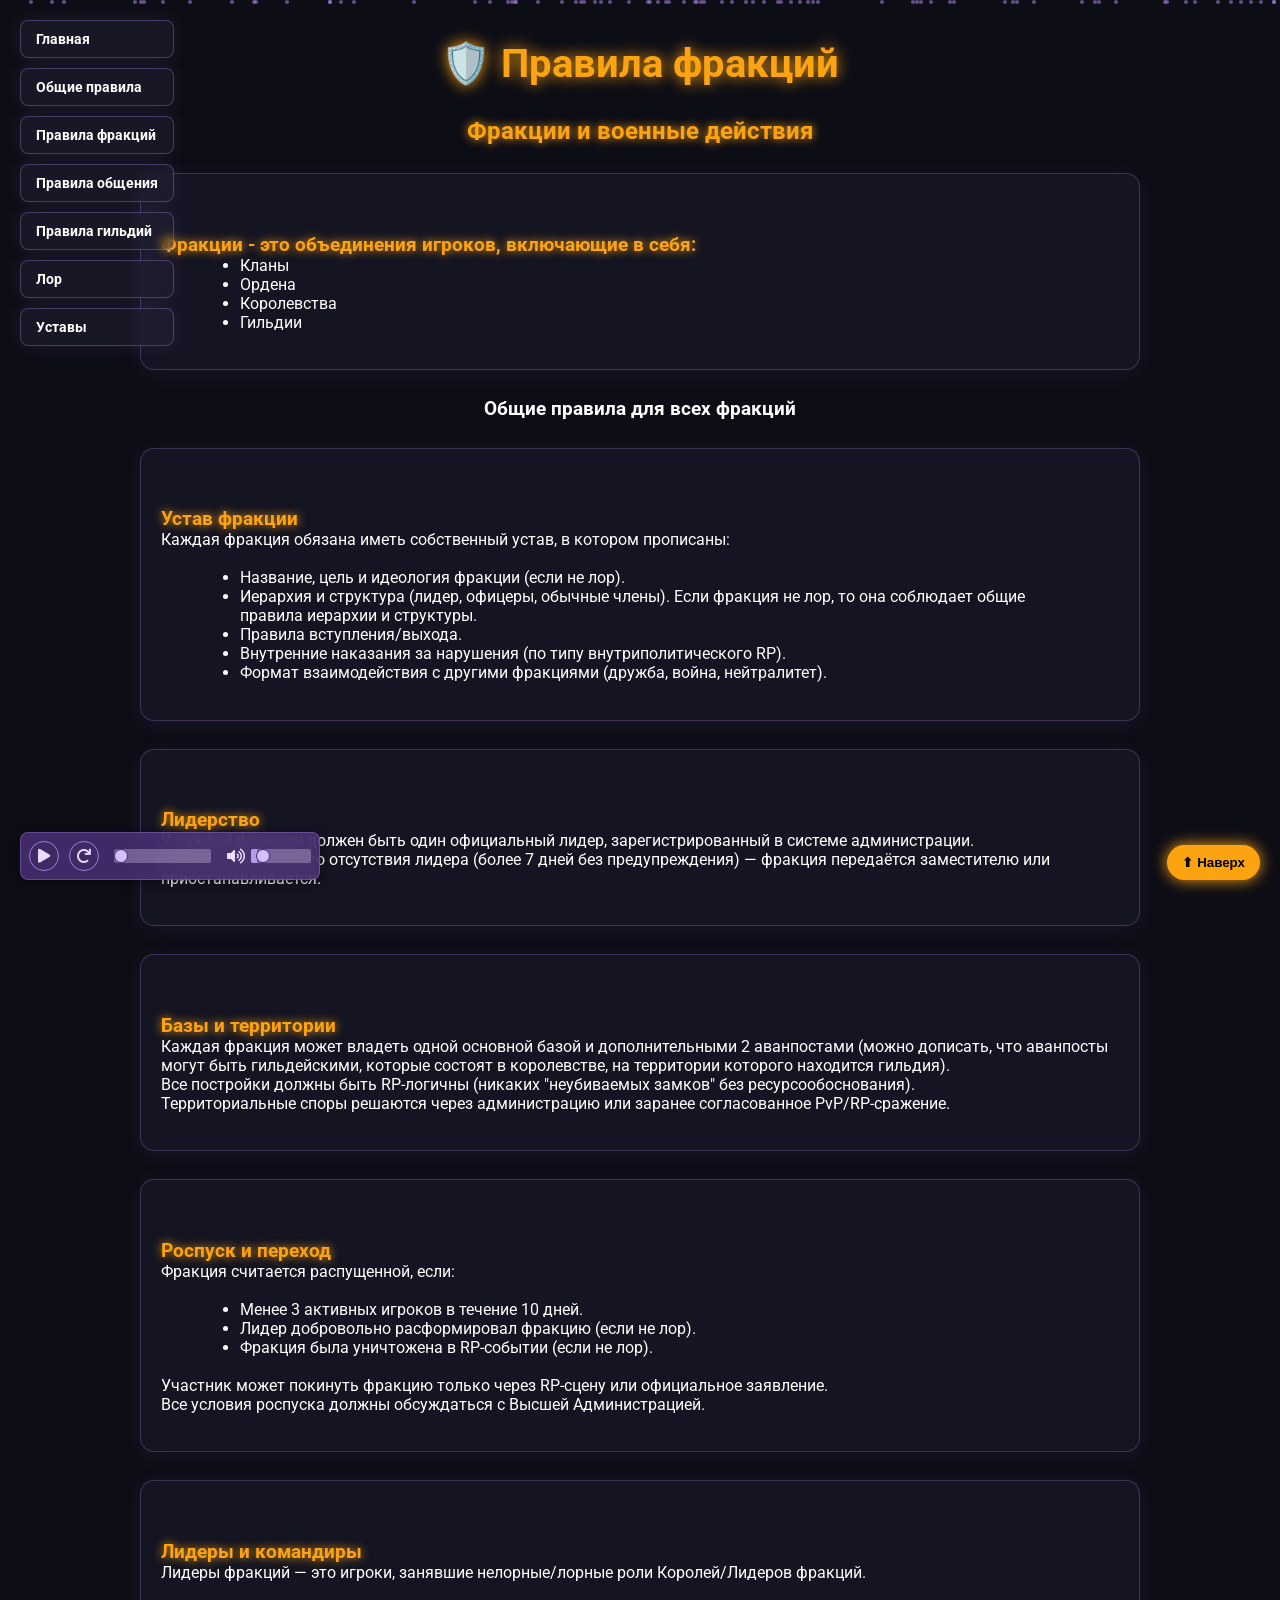
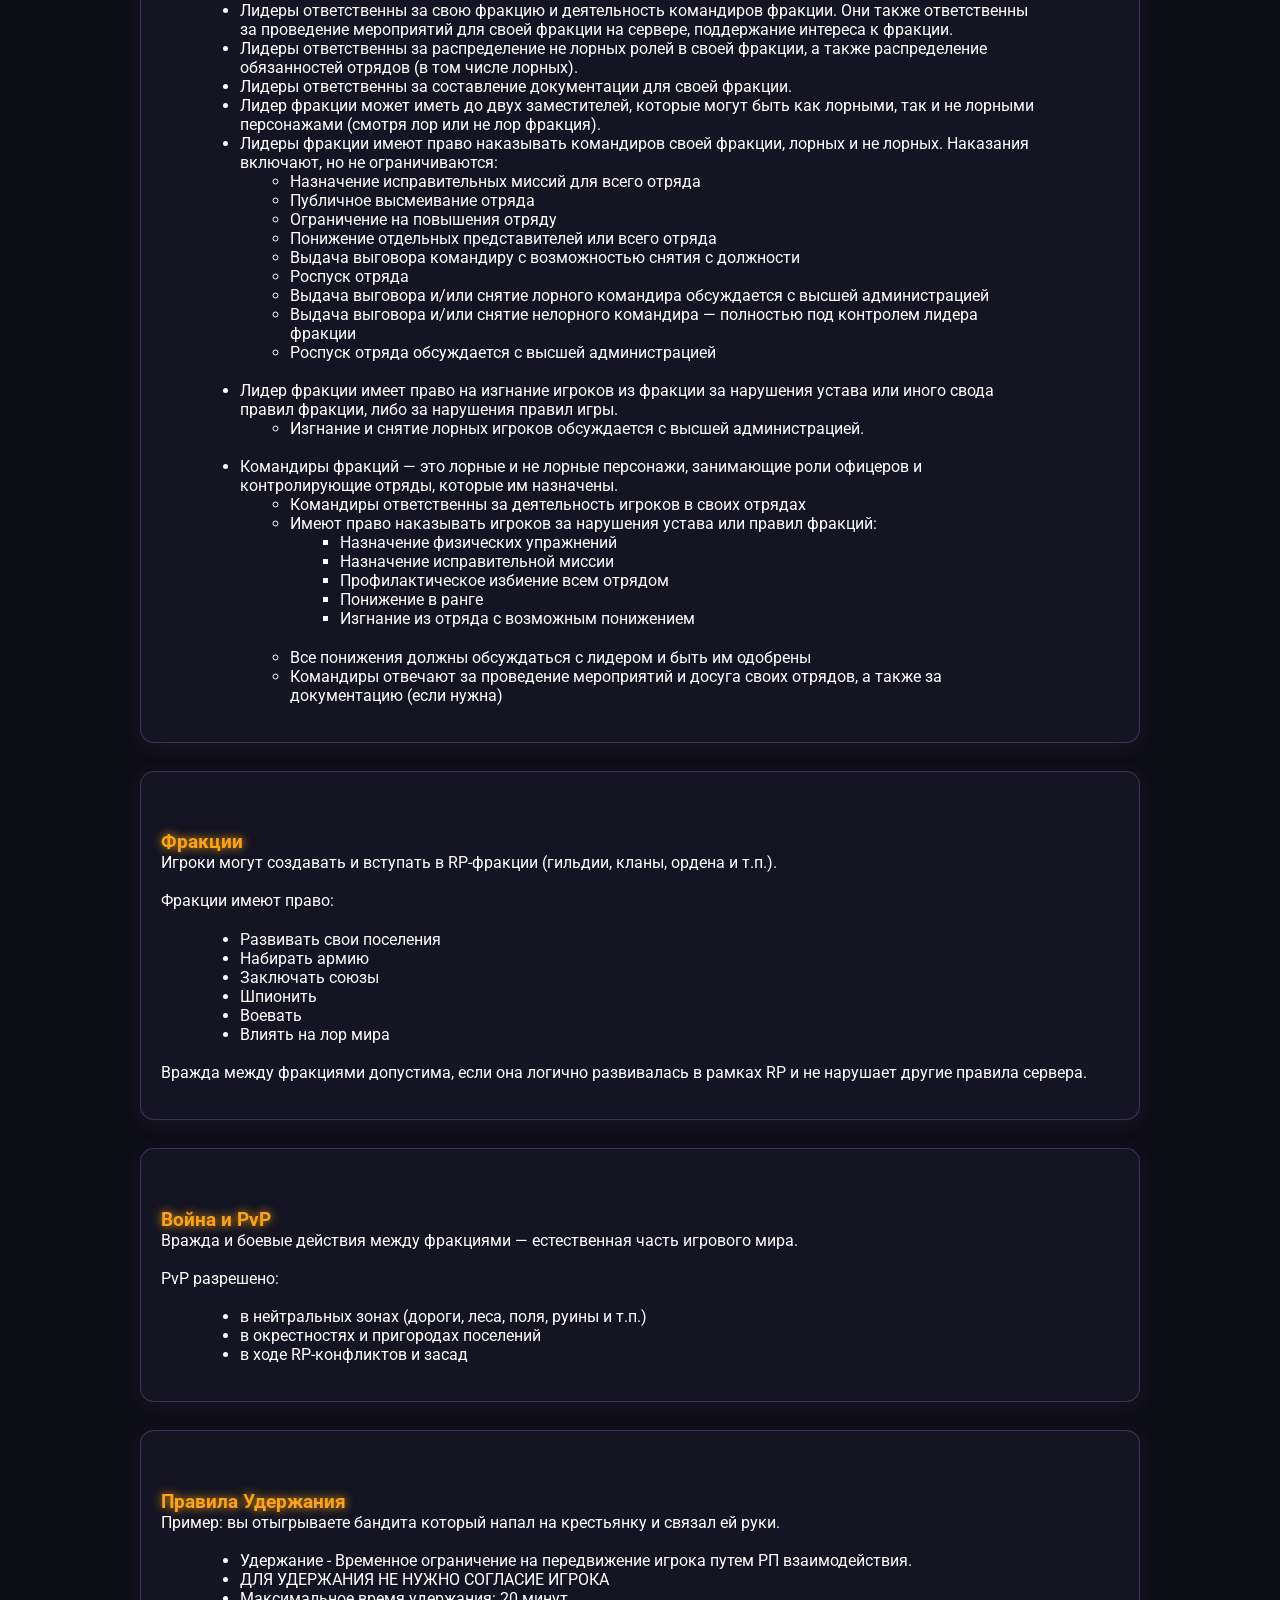
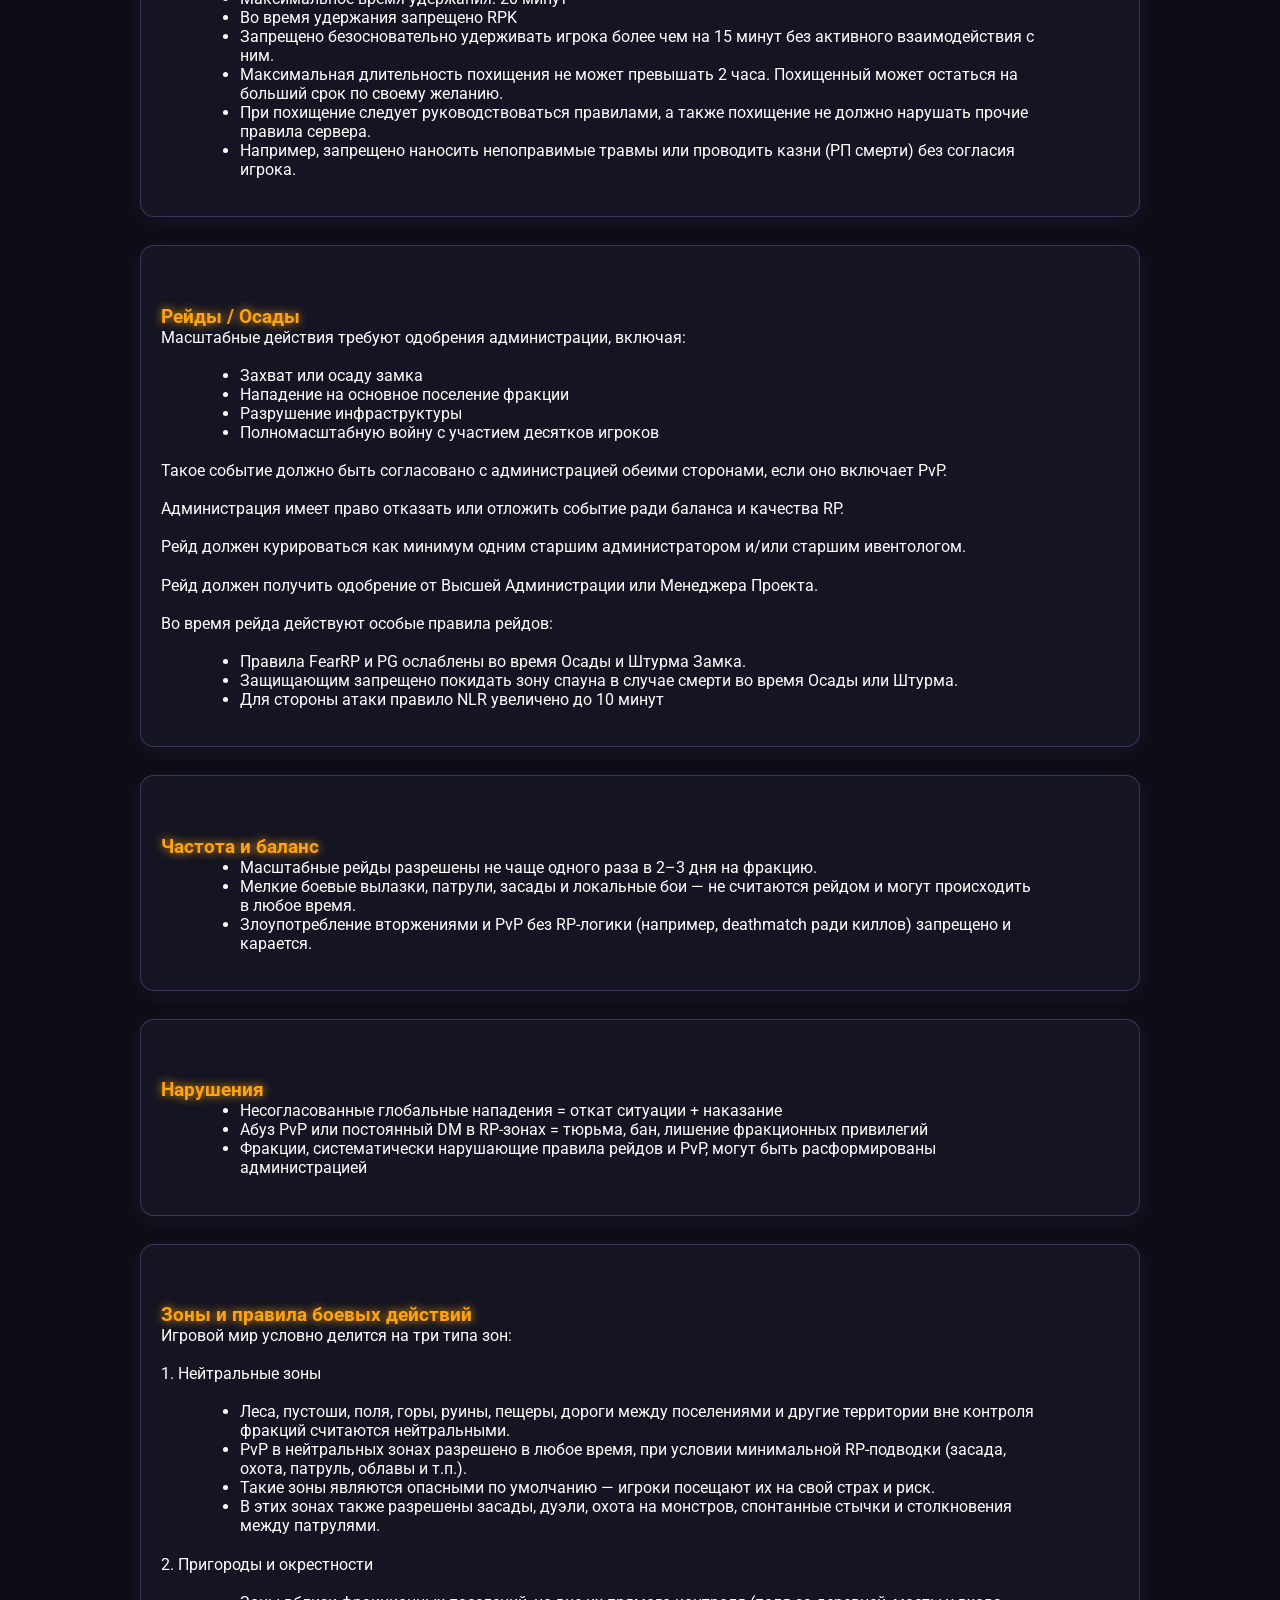
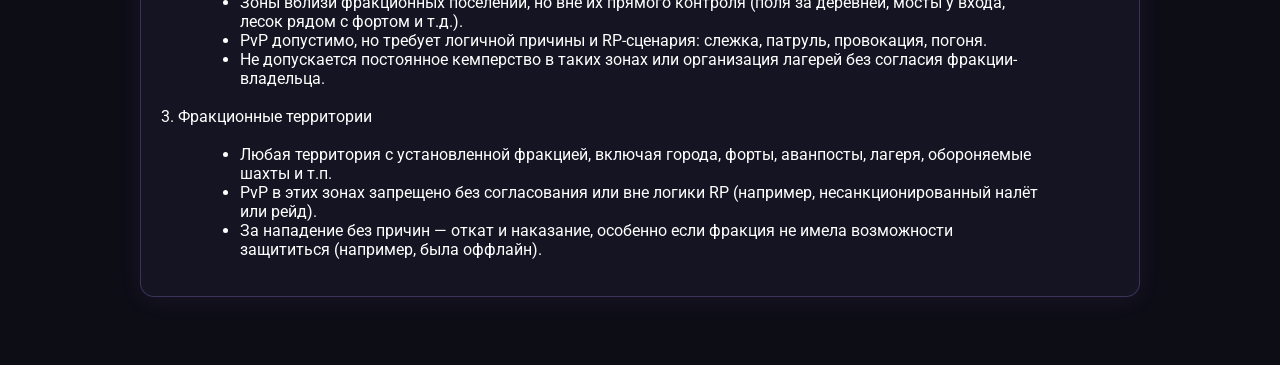
<file: fractions.html>
<!DOCTYPE html>
<html lang="ru">
<head>
  <meta charset="UTF-8" />
  <meta name="viewport" content="width=device-width, initial-scale=1.0" />
  <title>Правила фракций</title>
  <link href="https://fonts.googleapis.com/css2?family=Roboto:wght@400;700&display=swap" rel="stylesheet">
  <link rel="stylesheet" href="particles.css">
  <style>
    * { box-sizing: border-box; margin: 0; padding: 0; }
    body {
      font-family: 'Roboto', sans-serif;
      background-color: #0d0d16;
      color: #fff;
      overflow-x: hidden;
      position: relative;
      padding: 40px;
    }
   .nav {
  position: fixed;
  top: 20px;
  left: 20px;
  display: flex;
  flex-direction: column;
  gap: 10px;
  z-index: 20;
}

.nav a {
  color: #fff;
  text-decoration: none;
  background: rgba(40, 40, 60, 0.4);
  padding: 10px 15px;
  border-radius: 8px;
  font-weight: bold;
  transition: all 0.3s;
  border: 1px solid rgba(184, 145, 249, 0.3);
  backdrop-filter: blur(5px);
  box-shadow: 0 0 20px rgba(184,145,249,0.1);
  font-size: 14px;
  white-space: nowrap;
  width: auto;
  max-width: 200px;
}

.nav a:hover {
  background: rgba(184,145,249,0.2);
  transform: scale(1.05);
  box-shadow: 0 0 25px rgba(184,145,249,0.2);
}
    h1 {
      font-size: 2.5em;
      text-align: center;
      margin-bottom: 30px;
      color: #fca311;
      text-shadow: 0 0 15px #fca311;
    }
    .content {
      max-width: 1000px;
      margin: 0 auto;
      text-align: center;
    }
    .content p {
      margin-bottom: 1.2em;
    }
    .content strong {
      display: block;
      margin-top: 1.8em;
      font-size: 1.2em;
      color: #fca311;
      text-shadow: 0 0 10px #fca311;
    }
    .to-top {
      position: fixed;
      bottom: 20px;
      right: 20px;
      background-color: #fca311;
      color: #000;
      padding: 10px 15px;
      border: none;
      border-radius: 50px;
      font-weight: bold;
      cursor: pointer;
      box-shadow: 0 0 15px #fca311;
      transition: opacity 0.3s ease-in-out;
      z-index: 10;
    }
    .to-top:hover { opacity: 0.8; }
    .rule-group {
      background: rgba(28,28,46,0.5);
      border: 1.5px solid rgba(184,145,249,0.25);
      border-radius: 14px;
      margin: 28px 0;
      padding: 24px 20px 18px 20px;
      box-shadow: 0 4px 24px rgba(184,145,249,0.07);
      text-align: left;
    }
  </style>
  <script>
    document.addEventListener('DOMContentLoaded', () => {
      document.querySelector('.to-top').addEventListener('click', () => {
        window.scrollTo({ top: 0, behavior: 'smooth' });
      });
    });
  </script>
</head>
<body>
 <div class="nav fade-in">
  <a href="index.html">Главная</a>
  <a href="rules.html">Общие правила</a>
  <a href="fractions.html" class="active">Правила фракций</a>
  <a href="chatrules.html">Правила общения</a>
  <a href="Guilds.html">Правила гильдий</a>
  <a href="Lor.html">Лор</a>
  <a href="game-main.html">Уставы</a>
</div>

  <h1>🛡️ Правила фракций</h1>

  <div class="content">
    <h2 style="text-align:center; color:#fca311; text-shadow:0 0 10px #fca311; margin-bottom: 10px;">Фракции и военные действия</h2>
    
    <div class="rule-group">
      <strong>Фракции - это объединения игроков, включающие в себя:</strong>
      <ul style="text-align:left; margin: 0 auto 1.2em; max-width: 800px;">
        <li>Кланы</li>
        <li>Ордена</li>
        <li>Королевства</li>
        <li>Гильдии</li>
      </ul>
    </div>

    <h3 style="text-align:center; color:#fff; margin-bottom: 24px;">Общие правила для всех фракций</h3>
    <div class="rule-group">
      <strong>Устав фракции</strong>
      <p>Каждая фракция обязана иметь собственный устав, в котором прописаны:</p>
      <ul style="text-align:left; margin: 0 auto 1.2em; max-width: 800px;">
        <li>Название, цель и идеология фракции (если не лор).</li>
        <li>Иерархия и структура (лидер, офицеры, обычные члены). Если фракция не лор, то она соблюдает общие правила иерархии и структуры.</li>
        <li>Правила вступления/выхода.</li>
        <li>Внутренние наказания за нарушения (по типу внутриполитического RP).</li>
        <li>Формат взаимодействия с другими фракциями (дружба, война, нейтралитет).</li>
      </ul>
    </div>
    <div class="rule-group">
      <strong>Лидерство</strong>
      <p>У каждой фракции должен быть один официальный лидер, зарегистрированный в системе администрации.<br>В случае длительного отсутствия лидера (более 7 дней без предупреждения) — фракция передаётся заместителю или приостанавливается.</p>
    </div>
    <div class="rule-group">
      <strong>Базы и территории</strong>
      <p>Каждая фракция может владеть одной основной базой и дополнительными 2 аванпостами (можно дописать, что аванпосты могут быть гильдейскими, которые состоят в королевстве, на территории которого находится гильдия).<br>Все постройки должны быть RP-логичны (никаких "неубиваемых замков" без ресурсообоснования).<br>Территориальные споры решаются через администрацию или заранее согласованное PvP/RP-сражение.</p>
    </div>
    <div class="rule-group">
      <strong>Роспуск и переход</strong>
      <p>Фракция считается распущенной, если:</p>
      <ul style="text-align:left; margin: 0 auto 1.2em; max-width: 800px;">
        <li>Менее 3 активных игроков в течение 10 дней.</li>
        <li>Лидер добровольно расформировал фракцию (если не лор).</li>
        <li>Фракция была уничтожена в RP-событии (если не лор).</li>
      </ul>
      <p>Участник может покинуть фракцию только через RP-сцену или официальное заявление.<br>Все условия роспуска должны обсуждаться с Высшей Администрацией.</p>
    </div>
    <div class="rule-group">
      <strong>Лидеры и командиры</strong>
      <p>Лидеры фракций — это игроки, занявшие нелорные/лорные роли Королей/Лидеров фракций.</p>
      <ul style="text-align:left; margin: 0 auto 1.2em; max-width: 800px;">
        <li>Лидеры ответственны за свою фракцию и деятельность командиров фракции. Они также ответственны за проведение мероприятий для своей фракции на сервере, поддержание интереса к фракции.</li>
        <li>Лидеры ответственны за распределение не лорных ролей в своей фракции, а также распределение обязанностей отрядов (в том числе лорных).</li>
        <li>Лидеры ответственны за составление документации для своей фракции.</li>
        <li>Лидер фракции может иметь до двух заместителей, которые могут быть как лорными, так и не лорными персонажами (смотря лор или не лор фракция).</li>
        <li>Лидеры фракции имеют право наказывать командиров своей фракции, лорных и не лорных. Наказания включают, но не ограничиваются:</li>
        <ul style="text-align:left; margin: 0 auto 1.2em; max-width: 700px;">
          <li>Назначение исправительных миссий для всего отряда</li>
          <li>Публичное высмеивание отряда</li>
          <li>Ограничение на повышения отряду</li>
          <li>Понижение отдельных представителей или всего отряда</li>
          <li>Выдача выговора командиру с возможностью снятия с должности</li>
          <li>Роспуск отряда</li>
          <li>Выдача выговора и/или снятие лорного командира обсуждается с высшей администрацией</li>
          <li>Выдача выговора и/или снятие нелорного командира — полностью под контролем лидера фракции</li>
          <li>Роспуск отряда обсуждается с высшей администрацией</li>
        </ul>
        <li>Лидер фракции имеет право на изгнание игроков из фракции за нарушения устава или иного свода правил фракции, либо за нарушения правил игры.</li>
        <ul style="text-align:left; margin: 0 auto 1.2em; max-width: 700px;">
          <li>Изгнание и снятие лорных игроков обсуждается с высшей администрацией.</li>
        </ul>
        <li>Командиры фракций — это лорные и не лорные персонажи, занимающие роли офицеров и контролирующие отряды, которые им назначены.</li>
        <ul style="text-align:left; margin: 0 auto 1.2em; max-width: 700px;">
          <li>Командиры ответственны за деятельность игроков в своих отрядах</li>
          <li>Имеют право наказывать игроков за нарушения устава или правил фракций:</li>
          <ul style="text-align:left; margin: 0 auto 1.2em; max-width: 600px;">
            <li>Назначение физических упражнений</li>
            <li>Назначение исправительной миссии</li>
            <li>Профилактическое избиение всем отрядом</li>
            <li>Понижение в ранге</li>
            <li>Изгнание из отряда с возможным понижением</li>
          </ul>
          <li>Все понижения должны обсуждаться с лидером и быть им одобрены</li>
          <li>Командиры отвечают за проведение мероприятий и досуга своих отрядов, а также за документацию (если нужна)</li>
        </ul>
      </ul>
    </div>

    <div class="rule-group">
      <strong>Фракции</strong>
      <p>Игроки могут создавать и вступать в RP-фракции (гильдии, кланы, ордена и т.п.).</p>
      <p>Фракции имеют право:</p>
      <ul style="text-align:left; margin: 0 auto 1.2em; max-width: 800px;">
        <li>Развивать свои поселения</li>
        <li>Набирать армию</li>
        <li>Заключать союзы</li>
        <li>Шпионить</li>
        <li>Воевать</li>
        <li>Влиять на лор мира</li>
      </ul>
      <p>Вражда между фракциями допустима, если она логично развивалась в рамках RP и не нарушает другие правила сервера.</p>
    </div>

    <div class="rule-group">
      <strong>Война и PvP</strong>
      <p>Вражда и боевые действия между фракциями — естественная часть игрового мира.</p>
      <p>PvP разрешено:</p>
      <ul style="text-align:left; margin: 0 auto 1.2em; max-width: 800px;">
        <li>в нейтральных зонах (дороги, леса, поля, руины и т.п.)</li>
        <li>в окрестностях и пригородах поселений</li>
        <li>в ходе RP-конфликтов и засад</li>
      </ul>
    </div>

    <div class="rule-group">
      <strong>Правила Удержания</strong>
      <p>Пример: вы отыгрываете бандита который напал на крестьянку и связал ей руки.</p>
      <ul style="text-align:left; margin: 0 auto 1.2em; max-width: 800px;">
        <li>Удержание - Временное ограничение на передвижение игрока путем РП взаимодействия.</li>
        <li>ДЛЯ УДЕРЖАНИЯ НЕ НУЖНО СОГЛАСИЕ ИГРОКА</li>
        <li>Максимальное время удержания: 20 минут</li>
        <li>Во время удержания запрещено RPK</li>
        <li>Запрещено безосновательно удерживать игрока более чем на 15 минут без активного взаимодействия с ним.</li>
        <li>Максимальная длительность похищения не может превышать 2 часа. Похищенный может остаться на больший срок по своему желанию.</li>
        <li>При похищение следует руководствоваться правилами, а также похищение не должно нарушать прочие правила сервера.</li>
        <li>Например, запрещено наносить непоправимые травмы или проводить казни (РП смерти) без согласия игрока.</li>
      </ul>
    </div>

    <div class="rule-group">
      <strong>Рейды / Осады</strong>
      <p>Масштабные действия требуют одобрения администрации, включая:</p>
      <ul style="text-align:left; margin: 0 auto 1.2em; max-width: 800px;">
        <li>Захват или осаду замка</li>
        <li>Нападение на основное поселение фракции</li>
        <li>Разрушение инфраструктуры</li>
        <li>Полномасштабную войну с участием десятков игроков</li>
      </ul>
      <p>Такое событие должно быть согласовано с администрацией обеими сторонами, если оно включает PvP.</p>
      <p>Администрация имеет право отказать или отложить событие ради баланса и качества RP.</p>
      <p>Рейд должен курироваться как минимум одним старшим администратором и/или старшим ивентологом.</p>
      <p>Рейд должен получить одобрение от Высшей Администрации или Менеджера Проекта.</p>
      <p>Во время рейда действуют особые правила рейдов:</p>
      <ul style="text-align:left; margin: 0 auto 1.2em; max-width: 800px;">
        <li>Правила FearRP и PG ослаблены во время Осады и Штурма Замка.</li>
        <li>Защищающим запрещено покидать зону спауна в случае смерти во время Осады или Штурма.</li>
        <li>Для стороны атаки правило NLR увеличено до 10 минут</li>
      </ul>
    </div>

    <div class="rule-group">
      <strong>Частота и баланс</strong>
      <ul style="text-align:left; margin: 0 auto 1.2em; max-width: 800px;">
        <li>Масштабные рейды разрешены не чаще одного раза в 2–3 дня на фракцию.</li>
        <li>Мелкие боевые вылазки, патрули, засады и локальные бои — не считаются рейдом и могут происходить в любое время.</li>
        <li>Злоупотребление вторжениями и PvP без RP-логики (например, deathmatch ради киллов) запрещено и карается.</li>
      </ul>
    </div>

    <div class="rule-group">
      <strong>Нарушения</strong>
      <ul style="text-align:left; margin: 0 auto 1.2em; max-width: 800px;">
        <li>Несогласованные глобальные нападения = откат ситуации + наказание</li>
        <li>Абуз PvP или постоянный DM в RP-зонах = тюрьма, бан, лишение фракционных привилегий</li>
        <li>Фракции, систематически нарушающие правила рейдов и PvP, могут быть расформированы администрацией</li>
      </ul>
    </div>

    <div class="rule-group">
      <strong>Зоны и правила боевых действий</strong>
      <p>Игровой мир условно делится на три типа зон:</p>
      <p>1. Нейтральные зоны</p>
      <ul style="text-align:left; margin: 0 auto 1.2em; max-width: 800px;">
        <li>Леса, пустоши, поля, горы, руины, пещеры, дороги между поселениями и другие территории вне контроля фракций считаются нейтральными.</li>
        <li>PvP в нейтральных зонах разрешено в любое время, при условии минимальной RP-подводки (засада, охота, патруль, облавы и т.п.).</li>
        <li>Такие зоны являются опасными по умолчанию — игроки посещают их на свой страх и риск.</li>
        <li>В этих зонах также разрешены засады, дуэли, охота на монстров, спонтанные стычки и столкновения между патрулями.</li>
      </ul>

      <p>2. Пригороды и окрестности</p>
      <ul style="text-align:left; margin: 0 auto 1.2em; max-width: 800px;">
        <li>Зоны вблизи фракционных поселений, но вне их прямого контроля (поля за деревней, мосты у входа, лесок рядом с фортом и т.д.).</li>
        <li>PvP допустимо, но требует логичной причины и RP-сценария: слежка, патруль, провокация, погоня.</li>
        <li>Не допускается постоянное кемперство в таких зонах или организация лагерей без согласия фракции-владельца.</li>
      </ul>

      <p>3. Фракционные территории</p>
      <ul style="text-align:left; margin: 0 auto 1.2em; max-width: 800px;">
        <li>Любая территория с установленной фракцией, включая города, форты, аванпосты, лагеря, обороняемые шахты и т.п.</li>
        <li>PvP в этих зонах запрещено без согласования или вне логики RP (например, несанкционированный налёт или рейд).</li>
        <li>За нападение без причин — откат и наказание, особенно если фракция не имела возможности защититься (например, была оффлайн).</li>
      </ul>
    </div>
  </div>

  <button class="to-top">⬆ Наверх</button>
  <script src="common.js"></script>
  <script src="particles.js"></script>
  <script src="audio-player.js"></script>
</body>
</html>
</file>
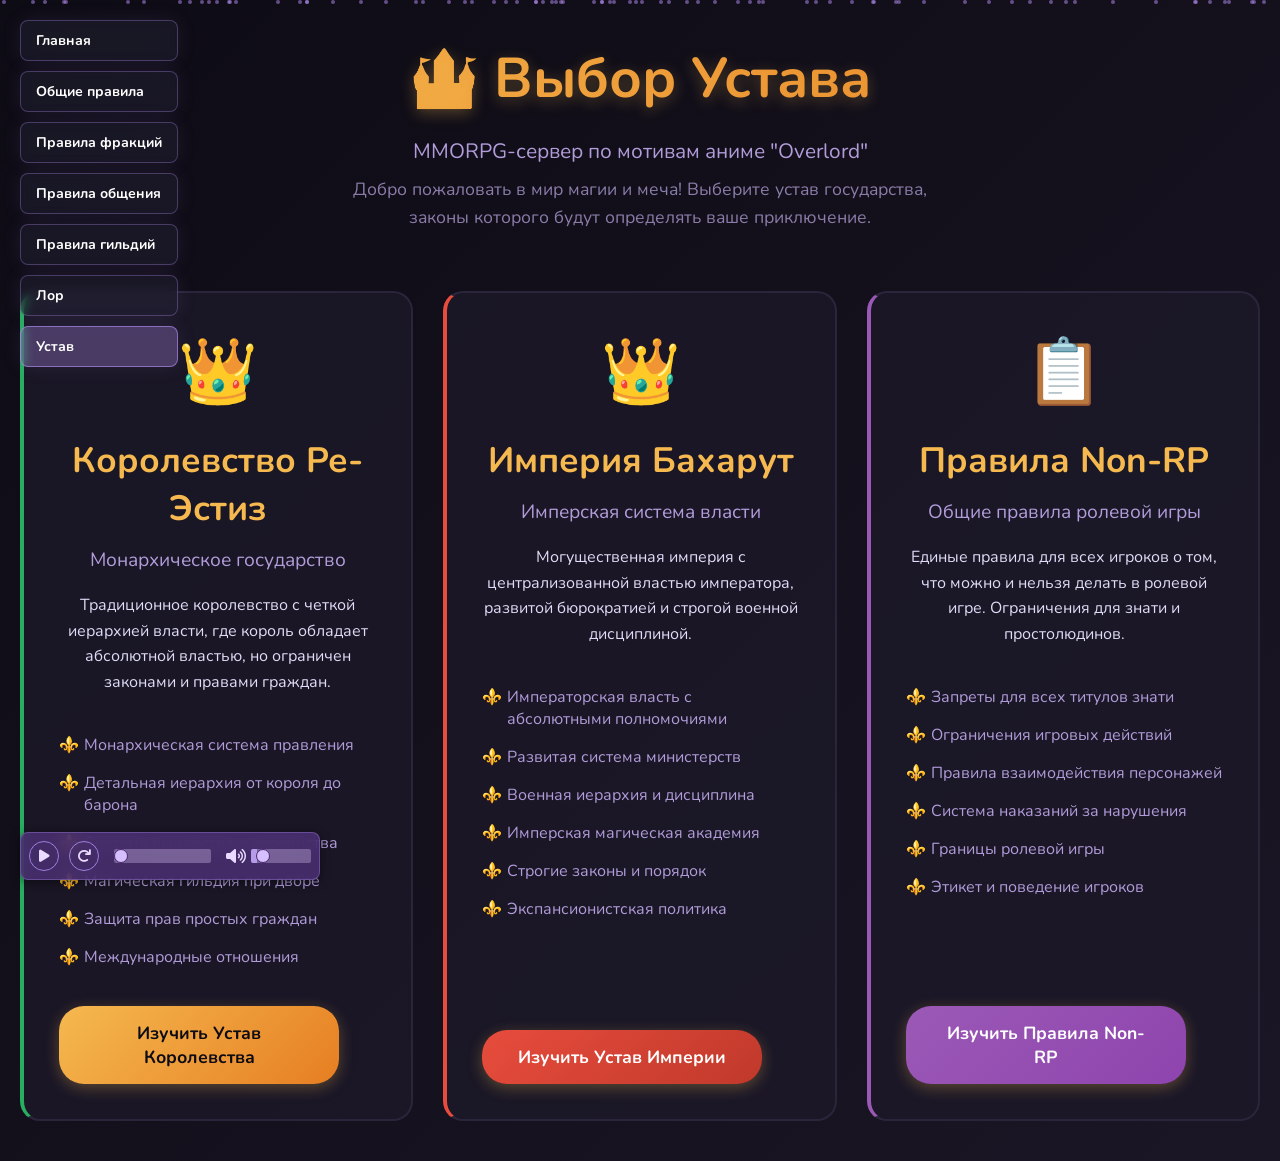
<file: game-main.html>
<!DOCTYPE html>
<html lang="ru">
<head>
    <meta charset="UTF-8">
    <meta name="viewport" content="width=device-width, initial-scale=1.0">
    <title>Выбор Устава - MMORPG Overlord</title>
    <link rel="preconnect" href="https://fonts.googleapis.com">
    <link rel="preconnect" href="https://fonts.gstatic.com" crossorigin>
    <link href="https://fonts.googleapis.com/css2?family=Nunito:wght@400;700&display=swap" rel="stylesheet">
    <link rel="stylesheet" href="https://cdnjs.cloudflare.com/ajax/libs/font-awesome/6.0.0/css/all.min.css">
    <link rel="stylesheet" href="particles.css">
    <script src="particles.js" defer></script>
    <script src="audio-player.js" defer></script>
    <style>
        * {
            margin: 0;
            padding: 0;
            box-sizing: border-box;
        }

        body {
            font-family: 'Nunito', sans-serif;
            background: linear-gradient(135deg, #0d0b14, #1a1625);
            color: #e0dcf7;
            min-height: 100vh;
            display: flex;
            align-items: center;
            justify-content: center;
            overflow-x: hidden;
        }

        .container {
            max-width: 1400px;
            width: 100%;
            padding: 40px 20px;
            text-align: center;
        }

        .main-title {
            margin-bottom: 60px;
        }

        .main-title h1 {
            font-size: 3.5em;
            color: #f5b94f;
            margin-bottom: 20px;
            text-shadow: 0 4px 15px rgba(245, 185, 79, 0.3);
            background: linear-gradient(135deg, #f5b94f, #e67e22);
            -webkit-background-clip: text;
            -webkit-text-fill-color: transparent;
            background-clip: text;
        }

        .subtitle {
            font-size: 1.3em;
            color: #b19cd9;
            margin-bottom: 10px;
        }

        .description {
            font-size: 1.1em;
            color: #8a7ca8;
            max-width: 600px;
            margin: 0 auto;
            line-height: 1.6;
        }

        .charters-container {
            display: grid;
            grid-template-columns: repeat(auto-fit, minmax(350px, 1fr));
            gap: 30px;
            margin-top: 50px;
        }

        .charter-card {
            background: rgba(28, 24, 41, 0.8);
            border: 2px solid #2a253b;
            border-radius: 20px;
            padding: 35px;
            transition: all 0.4s ease;
            position: relative;
            overflow: hidden;
            cursor: pointer;
            display: flex;
            flex-direction: column;
            justify-content: space-between;
        }

        .charter-card::before {
            content: '';
            position: absolute;
            top: 0;
            left: -100%;
            width: 100%;
            height: 100%;
            background: linear-gradient(90deg, transparent, rgba(245, 185, 79, 0.1), transparent);
            transition: left 0.6s ease;
        }

        .charter-card:hover::before {
            left: 100%;
        }

        .charter-card:hover {
            transform: translateY(-10px);
            border-color: #f5b94f;
            box-shadow: 0 15px 40px rgba(245, 185, 79, 0.2);
        }

        .charter-icon {
            font-size: 4em;
            margin-bottom: 20px;
            display: block;
        }

        .charter-title {
            font-size: 2.2em;
            color: #f5b94f;
            margin-bottom: 15px;
            font-weight: 700;
        }

        .charter-subtitle {
            font-size: 1.2em;
            color: #b19cd9;
            margin-bottom: 20px;
        }

        .charter-description {
            color: #e0dcf7;
            line-height: 1.6;
            margin-bottom: 30px;
        }

        .charter-features {
            list-style: none;
            text-align: left;
            margin-bottom: 30px;
        }

        .charter-features li {
            padding: 8px 0;
            color: #b19cd9;
            position: relative;
            padding-left: 25px;
        }

        .charter-features li::before {
            content: "⚜️";
            position: absolute;
            left: 0;
            color: #f5b94f;
        }

        .charter-btn {
            background: linear-gradient(135deg, #f5b94f, #e67e22);
            color: #0d0b14;
            padding: 15px 30px;
            border: none;
            border-radius: 25px;
            font-size: 1.1em;
            font-weight: 700;
            cursor: pointer;
            transition: all 0.3s ease;
            text-decoration: none;
            display: inline-block;
            box-shadow: 0 4px 15px rgba(245, 185, 79, 0.3);
            width: 100%;
            max-width: 280px;
            text-align: center;
            margin-top: auto;
        }

        .charter-btn:hover {
            transform: translateY(-2px);
            box-shadow: 0 6px 20px rgba(245, 185, 79, 0.4);
        }

        .charter-btn:active {
            transform: translateY(0);
        }


        .kingdom-card {
            border-left: 4px solid #27ae60;
        }

        .kingdom-card .charter-icon {
            color: #27ae60;
        }

        .kingdom-card:hover {
            border-color: #27ae60;
            box-shadow: 0 15px 40px rgba(39, 174, 96, 0.2);
        }


        .empire-card {
            border-left: 4px solid #e74c3c;
        }

        .empire-card .charter-icon {
            color: #e74c3c;
        }

        .empire-card:hover {
            border-color: #e74c3c;
            box-shadow: 0 15px 40px rgba(231, 76, 60, 0.2);
        }

        .empire-card .charter-btn {
            background: linear-gradient(135deg, #e74c3c, #c0392b);
            color: white;
        }


        .nonrp-card {
            border-left: 4px solid #9b59b6;
        }

        .nonrp-card .charter-icon {
            color: #9b59b6;
        }

        .nonrp-card:hover {
            border-color: #9b59b6;
            box-shadow: 0 15px 40px rgba(155, 89, 182, 0.2);
        }

        .nonrp-card .charter-btn {
            background: linear-gradient(135deg, #9b59b6, #8e44ad);
            color: white;
        }


        @keyframes fadeInUp {
            from {
                opacity: 0;
                transform: translateY(30px);
            }
            to {
                opacity: 1;
                transform: translateY(0);
            }
        }

        .charter-card {
            animation: fadeInUp 0.6s ease-out;
        }

        .charter-card:nth-child(2) {
            animation-delay: 0.2s;
        }

        .charter-card:nth-child(3) {
            animation-delay: 0.4s;
        }


        @media (max-width: 768px) {
            .main-title h1 {
                font-size: 2.5em;
            }
            
            .charters-container {
                grid-template-columns: 1fr;
                gap: 30px;
            }
            
            .charter-card {
                padding: 30px 20px;
            }
            
            .charter-title {
                font-size: 1.8em;
            }
        }


        /* Navigation Styles */
        .nav {
            position: fixed;
            top: 20px;
            left: 20px;
            display: flex;
            flex-direction: column;
            gap: 10px;
            z-index: 20;
        }

        .nav a {
            color: #fff;
            text-decoration: none;
            background: rgba(40, 40, 60, 0.4);
            padding: 10px 15px;
            border-radius: 8px;
            font-weight: bold;
            transition: all 0.3s;
            border: 1px solid rgba(184, 145, 249, 0.3);
            backdrop-filter: blur(5px);
            box-shadow: 0 0 20px rgba(184,145,249,0.1);
            font-size: 14px;
            white-space: nowrap;
            width: auto;
            max-width: 200px;
        }

        .nav a:hover {
            background: rgba(184,145,249,0.2);
            transform: scale(1.05);
            box-shadow: 0 0 25px rgba(184,145,249,0.2);
        }

        .nav a.active {
            background: rgba(184,145,249,0.3);
            border-color: rgba(184,145,249,0.6);
        }

        /* Responsive Navigation */
        @media (max-width: 768px) {
            .nav { 
                flex-direction: column; 
            }
        }

        /* Fade In Animation */
        .fade-in {
            animation: fadeIn 0.8s ease-in-out;
        }

        @keyframes fadeIn {
            from {
                opacity: 0;
                transform: translateY(-20px);
            }
            to {
                opacity: 1;
                transform: translateY(0);
            }
        }
    </style>
</head>
<body>
    <!-- Navigation -->
    <div class="nav fade-in">
        <a href="../../index.html">Главная</a>
        <a href="../../rules.html">Общие правила</a>
        <a href="../../fractions.html">Правила фракций</a>
        <a href="../../chatrules.html">Правила общения</a>
        <a href="../../Guilds.html">Правила гильдий</a>
        <a href="../../Lor.html">Лор</a>
        <a href="main.html" class="active">Устав</a>
    </div>

    <div class="container">
        <div class="main-title">
            <h1>🏰 Выбор Устава</h1>
            <div class="subtitle">MMORPG-сервер по мотивам аниме "Overlord"</div>
            <div class="description">
                Добро пожаловать в мир магии и меча! Выберите устав государства, законы которого будут определять ваше приключение.
            </div>
        </div>

        <div class="charters-container">
            <div class="charter-card kingdom-card" onclick="location.href='kingdom-re-esti.html'">
                <span class="charter-icon">👑</span>
                <h2 class="charter-title">Королевство Ре-Эстиз</h2>
                <div class="charter-subtitle">Монархическое государство</div>
                <div class="charter-description">
                    Традиционное королевство с четкой иерархией власти, где король обладает абсолютной властью, но ограничен законами и правами граждан.
                </div>
                <ul class="charter-features">
                    <li>Монархическая система правления</li>
                    <li>Детальная иерархия от короля до барона</li>
                    <li>Система рыцарства и дворянства</li>
                    <li>Магическая гильдия при дворе</li>
                    <li>Защита прав простых граждан</li>
                    <li>Международные отношения</li>
                </ul>
                <a href="kingdom-re-esti.html" class="charter-btn">Изучить Устав Королевства</a>
            </div>

            <div class="charter-card empire-card" onclick="location.href='empire-baharut.html'">
                <span class="charter-icon">👑</span>
                <h2 class="charter-title">Империя Бахарут</h2>
                <div class="charter-subtitle">Имперская система власти</div>
                <div class="charter-description">
                    Могущественная империя с централизованной властью императора, развитой бюрократией и строгой военной дисциплиной.
                </div>
                <ul class="charter-features">
                    <li>Императорская власть с абсолютными полномочиями</li>
                    <li>Развитая система министерств</li>
                    <li>Военная иерархия и дисциплина</li>
                    <li>Имперская магическая академия</li>
                    <li>Строгие законы и порядок</li>
                    <li>Экспансионистская политика</li>
                </ul>
                <a href="empire-baharut.html" class="charter-btn">Изучить Устав Империи</a>
            </div>

            <div class="charter-card nonrp-card" onclick="location.href='non-rp-rules.html'">
                <span class="charter-icon">📋</span>
                <h2 class="charter-title">Правила Non-RP</h2>
                <div class="charter-subtitle">Общие правила ролевой игры</div>
                <div class="charter-description">
                    Единые правила для всех игроков о том, что можно и нельзя делать в ролевой игре. Ограничения для знати и простолюдинов.
                </div>
                <ul class="charter-features">
                    <li>Запреты для всех титулов знати</li>
                    <li>Ограничения игровых действий</li>
                    <li>Правила взаимодействия персонажей</li>
                    <li>Система наказаний за нарушения</li>
                    <li>Границы ролевой игры</li>
                    <li>Этикет и поведение игроков</li>
                </ul>
                <a href="non-rp-rules.html" class="charter-btn">Изучить Правила Non-RP</a>
            </div>
        </div>
    </div>

    <script>
        document.addEventListener('DOMContentLoaded', function() {
            const cards = document.querySelectorAll('.charter-card');
            cards.forEach((card, index) => {
                card.style.opacity = '0';
                card.style.transform = 'translateY(30px)';
                
                setTimeout(() => {
                    card.style.transition = 'all 0.6s ease';
                    card.style.opacity = '1';
                    card.style.transform = 'translateY(0)';
                }, index * 200);
            });
        });

        document.querySelectorAll('.charter-card').forEach(card => {
            card.addEventListener('mouseenter', function() {
                this.style.transform = 'translateY(-10px) scale(1.02)';
            });
            
            card.addEventListener('mouseleave', function() {
                this.style.transform = 'translateY(0) scale(1)';
            });
        });

        console.log('🏰 Выбор устава загружен!');
        console.log('👑 Доступны уставы: Королевство Ре-Эсти и Империя Бахарут');
    </script>
</body>
</html>
</file>
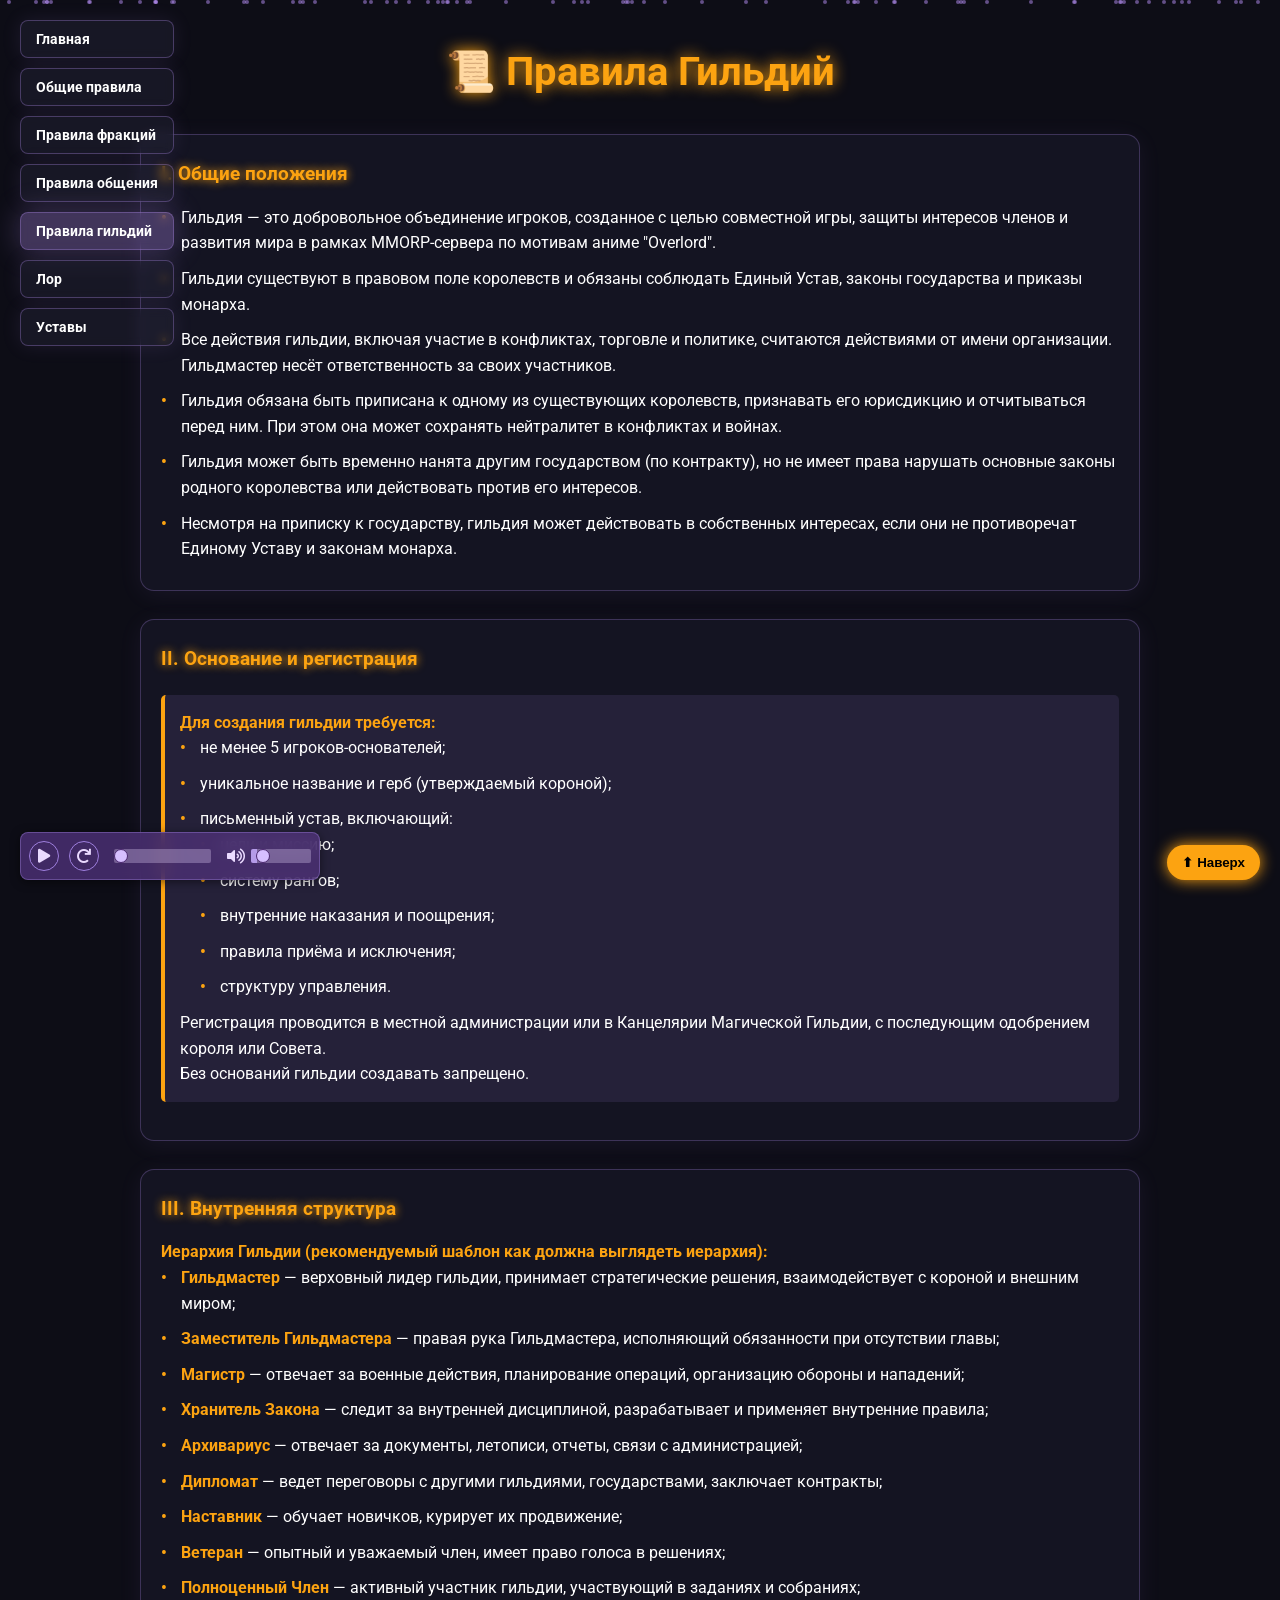
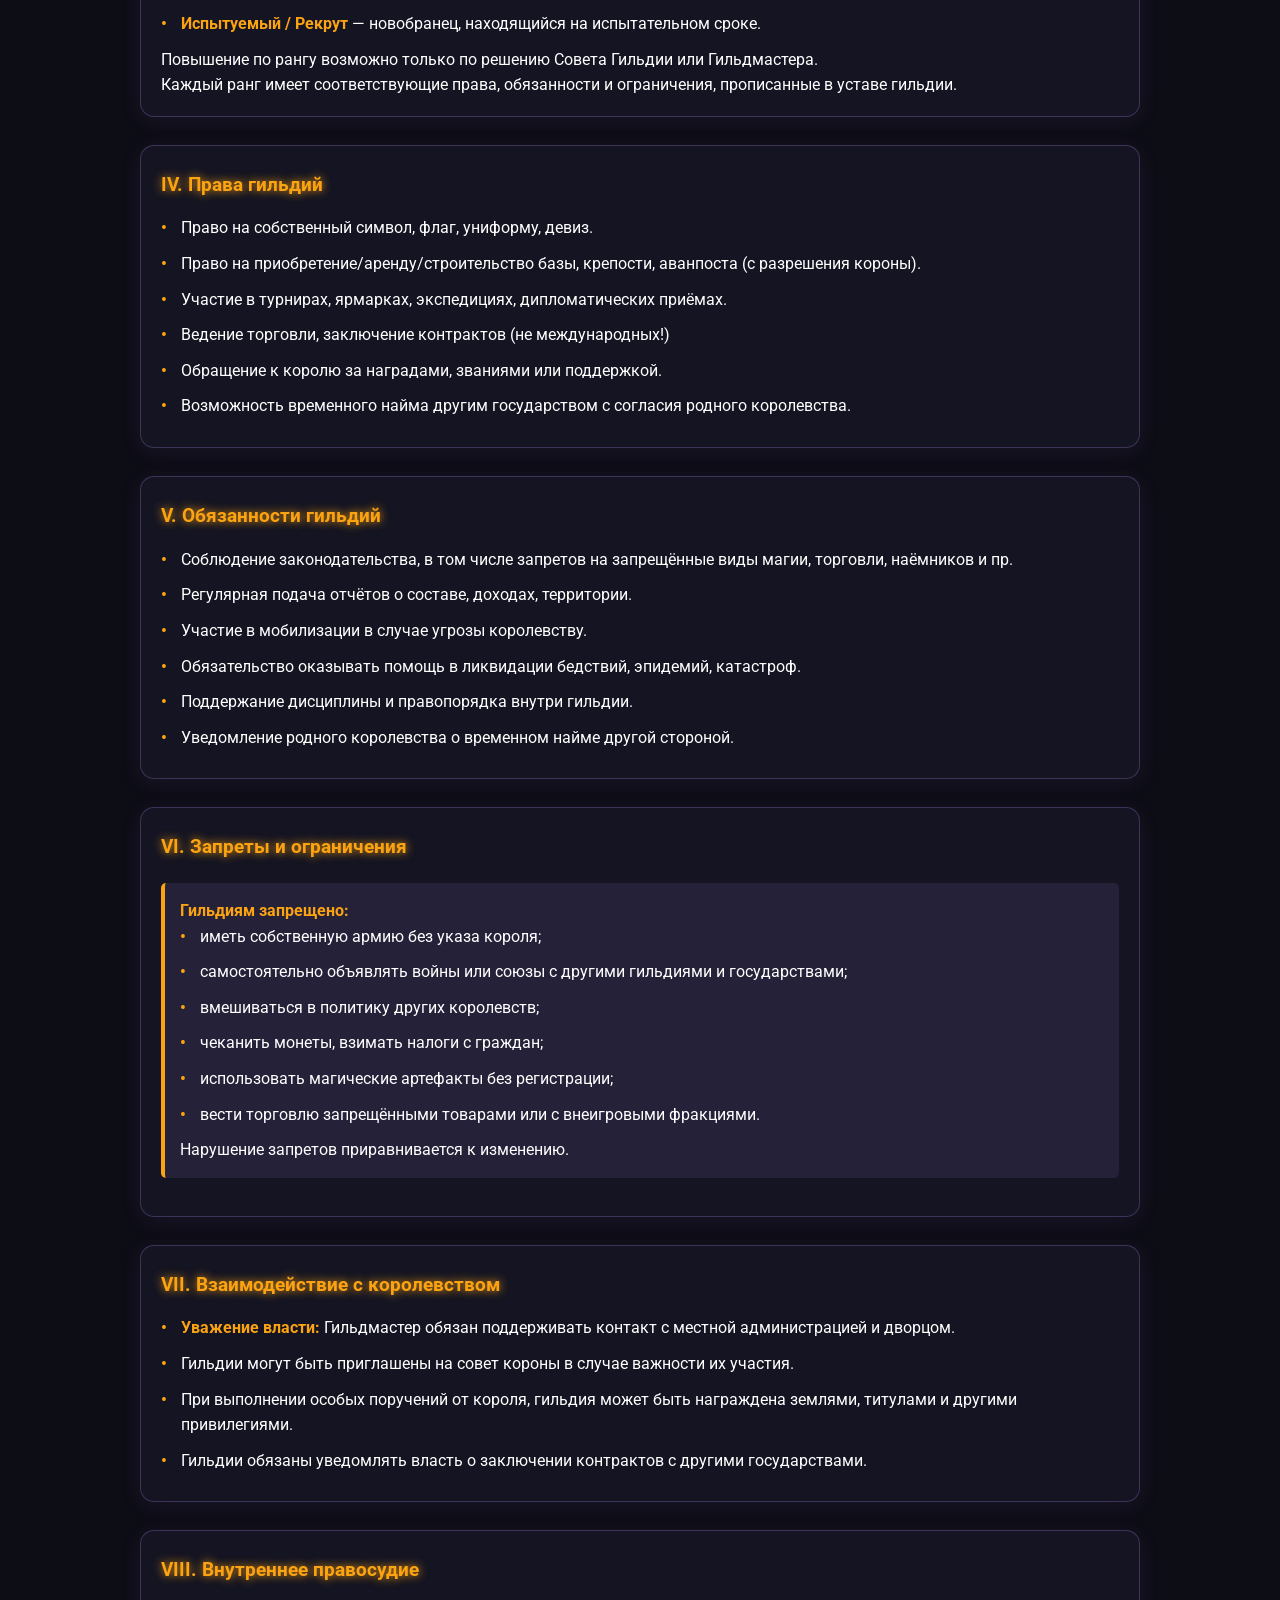
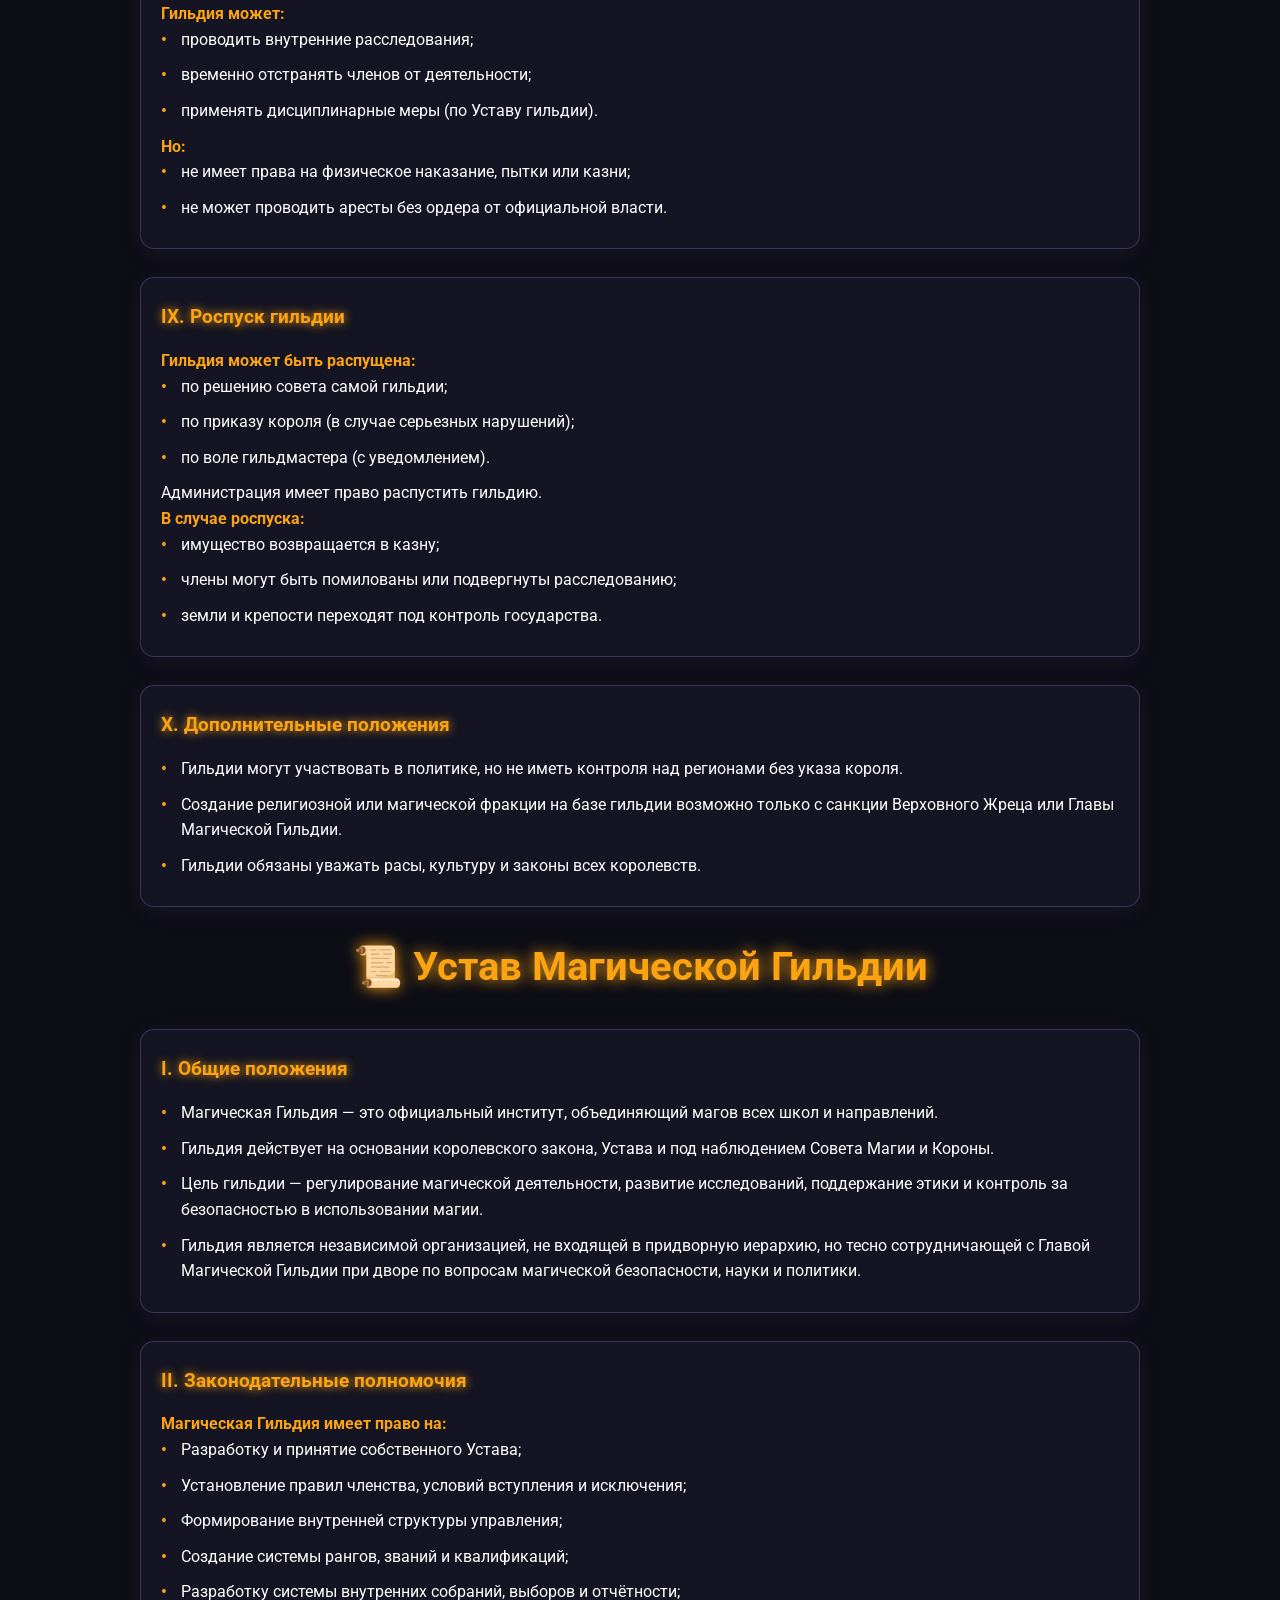
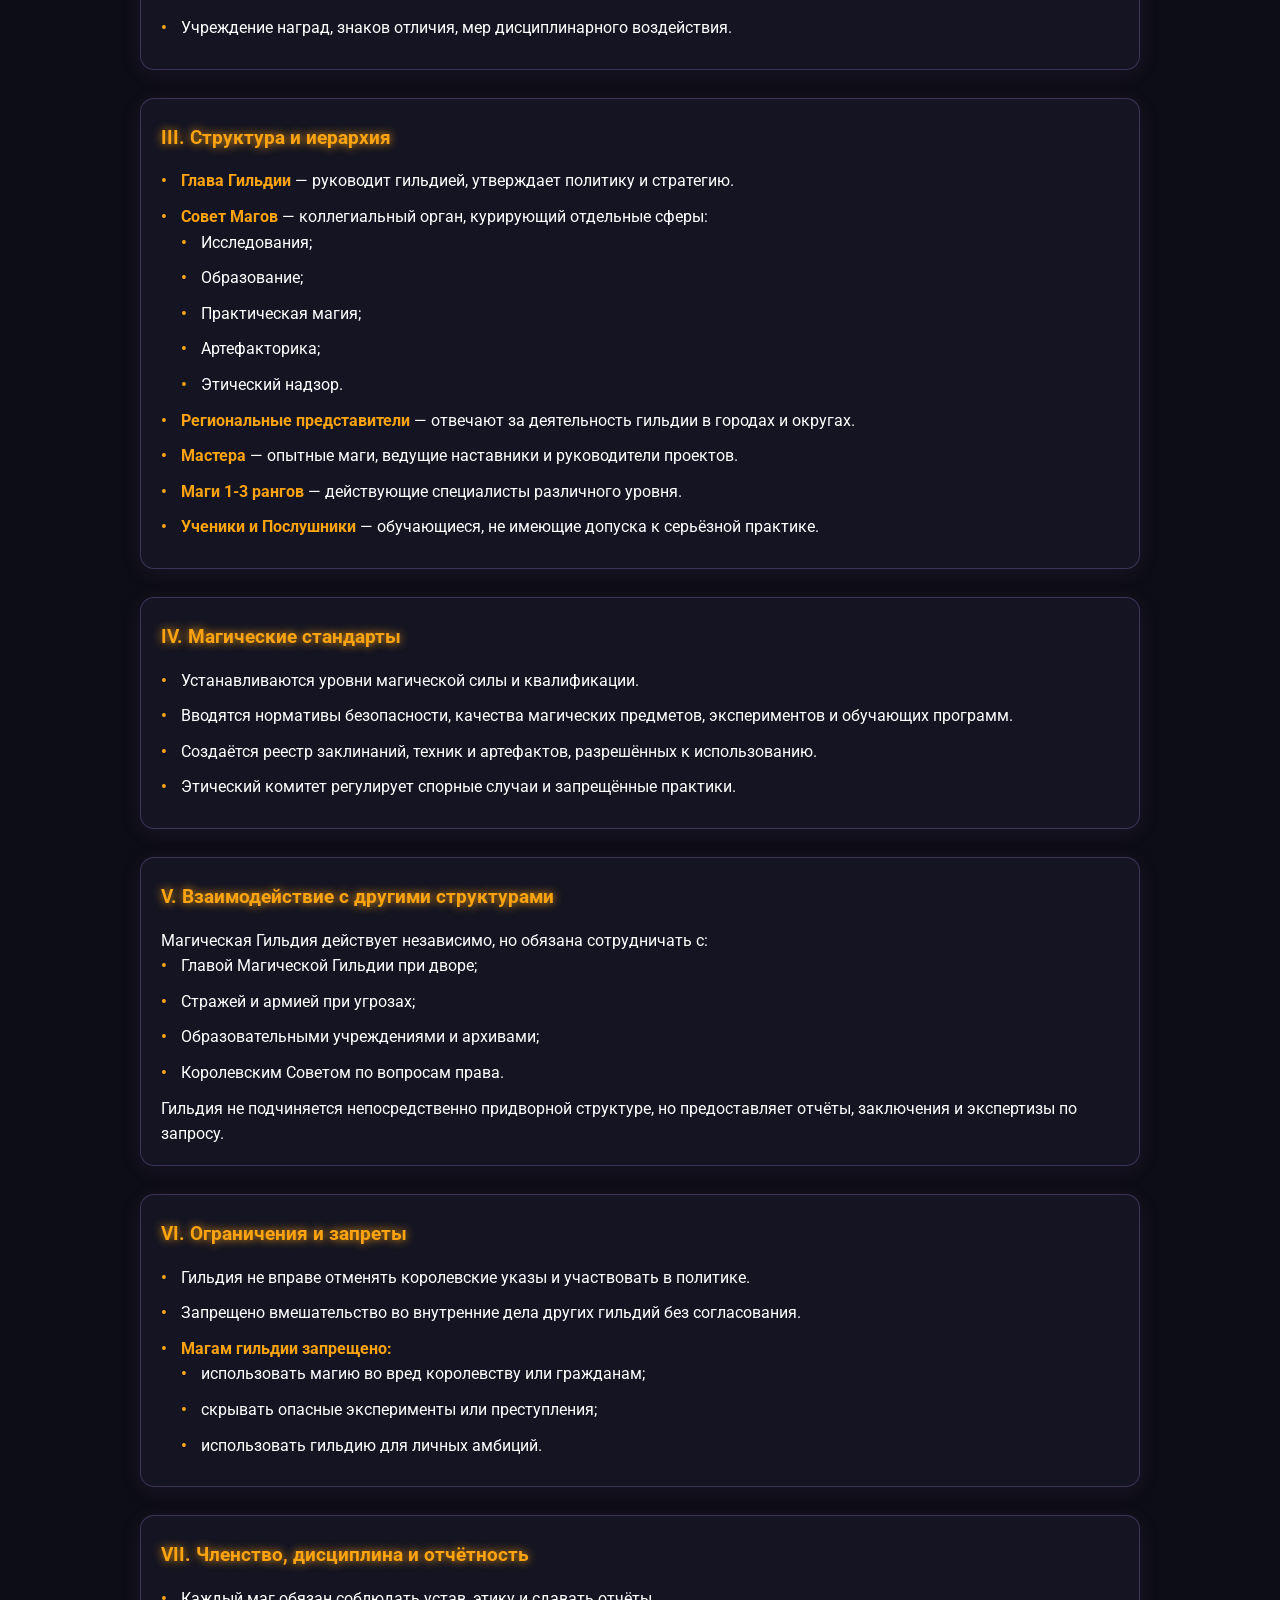
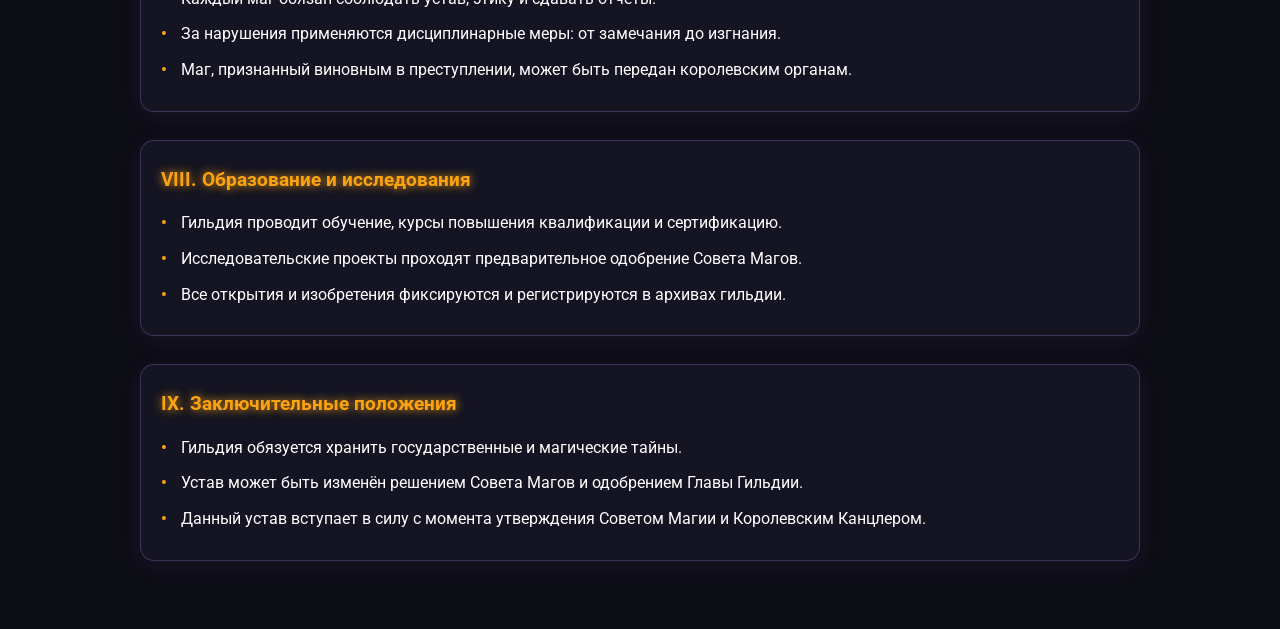
<file: Guilds.html>
<!DOCTYPE html>
<html lang="ru">
<head>
    <meta charset="UTF-8">
    <meta name="viewport" content="width=device-width, initial-scale=1.0">
    <title>Правила Гильдий - Overlord MMORP</title>
    <link href="https://fonts.googleapis.com/css2?family=Roboto:wght@400;700&display=swap" rel="stylesheet">
    <link rel="stylesheet" href="particles.css">
    <style>
        * { box-sizing: border-box; margin: 0; padding: 0; }
        body {
            font-family: 'Roboto', sans-serif;
            background-color: #0d0d16;
            color: #fff;
            overflow-x: hidden;
            position: relative;
            padding: 40px;
            line-height: 1.6;
        }
        .nav {
            position: fixed;
            top: 20px;
            left: 20px;
            display: flex;
            flex-direction: column;
            gap: 10px;
            z-index: 20;
        }

        .nav a {
            color: #fff;
            text-decoration: none;
            background: rgba(40, 40, 60, 0.4);
            padding: 10px 15px;
            border-radius: 8px;
            font-weight: bold;
            transition: all 0.3s;
            border: 1px solid rgba(184, 145, 249, 0.3);
            backdrop-filter: blur(5px);
            box-shadow: 0 0 20px rgba(184,145,249,0.1);
            font-size: 14px;
            white-space: nowrap;
            width: auto;
            max-width: 200px;
            line-height: normal;
        }

        .nav a:hover {
            background: rgba(184,145,249,0.2);
            transform: scale(1.05);
            box-shadow: 0 0 25px rgba(184,145,249,0.2);
        }

        .nav a.active {
            background: rgba(184,145,249,0.3);
            box-shadow: 0 0 30px rgba(184,145,249,0.3);
        }

        h1 {
            font-size: 2.5em;
            text-align: center;
            margin-bottom: 30px;
            color: #fca311;
            text-shadow: 0 0 15px #fca311;
        }

        .container {
            max-width: 1000px;
            margin: 0 auto;
            text-align: center;
        }

        .section {
            background: rgba(28,28,46,0.5);
            border: 1.5px solid rgba(184,145,249,0.25);
            border-radius: 14px;
            margin: 28px 0;
            padding: 24px 20px 18px 20px;
            box-shadow: 0 4px 24px rgba(184,145,249,0.07);
            text-align: left;
        }

        .section-title {
            color: #fca311;
            text-shadow: 0 0 10px #fca311;
            margin-bottom: 15px;
            font-size: 1.2em;
        }

        ul {
            list-style-type: none;
            padding-left: 20px;
        }

        li {
            margin-bottom: 10px;
            position: relative;
            color: #fff;
        }

        li:before {
            content: "•";
            color: #fca311;
            font-weight: bold;
            position: absolute;
            left: -20px;
        }

        .important {
            background: rgba(184,145,249,0.1);
            padding: 15px;
            border-left: 4px solid #fca311;
            margin: 20px 0;
            border-radius: 5px;
        }

        .note {
            font-style: italic;
            color: #bdc3c7;
            margin-top: 10px;
            padding: 10px;
            background: rgba(184,145,249,0.1);
            border-radius: 5px;
        }

        strong {
            color: #fca311;
        }

        .to-top {
            position: fixed;
            bottom: 20px;
            right: 20px;
            background-color: #fca311;
            color: #000;
            padding: 10px 15px;
            border: none;
            border-radius: 50px;
            font-weight: bold;
            cursor: pointer;
            box-shadow: 0 0 15px #fca311;
            transition: opacity 0.3s ease-in-out;
            z-index: 10;
        }

        .to-top:hover {
            opacity: 0.8;
        }

        @media (max-width: 768px) {
            body { padding: 20px; }
            h1 { font-size: 2em; }
            .section-title { font-size: 1em; }
            .nav { flex-direction: column; }
        }
    </style>
</head>
<body>
    <div class="nav fade-in">
        <a href="index.html">Главная</a>
        <a href="rules.html">Общие правила</a>
        <a href="fractions.html">Правила фракций</a>
        <a href="chatrules.html">Правила общения</a>
        <a href="Guilds.html" class="active">Правила гильдий</a>
        <a href="Lor.html">Лор</a>
        <a href="game-main.html">Уставы</a>
    </div>

    <div class="container">
        <h1>📜 Правила Гильдий</h1>

        <div class="section">
            <h2 class="section-title">I. Общие положения</h2>
            <ul>
                <li>Гильдия — это добровольное объединение игроков, созданное с целью совместной игры, защиты интересов членов и развития мира в рамках MMORP-сервера по мотивам аниме "Overlord".</li>
                <li>Гильдии существуют в правовом поле королевств и обязаны соблюдать Единый Устав, законы государства и приказы монарха.</li>
                <li>Все действия гильдии, включая участие в конфликтах, торговле и политике, считаются действиями от имени организации. Гильдмастер несёт ответственность за своих участников.</li>
                <li>Гильдия обязана быть приписана к одному из существующих королевств, признавать его юрисдикцию и отчитываться перед ним. При этом она может сохранять нейтралитет в конфликтах и войнах.</li>
                <li>Гильдия может быть временно нанята другим государством (по контракту), но не имеет права нарушать основные законы родного королевства или действовать против его интересов.</li>
                <li>Несмотря на приписку к государству, гильдия может действовать в собственных интересах, если они не противоречат Единому Уставу и законам монарха.</li>
            </ul>
        </div>

        <div class="section">
            <h2 class="section-title">II. Основание и регистрация</h2>
            <div class="important">
                <strong>Для создания гильдии требуется:</strong>
                <ul>
                    <li>не менее 5 игроков-основателей;</li>
                    <li>уникальное название и герб (утверждаемый короной);</li>
                    <li>письменный устав, включающий:
                        <ul>
                            <li>цели и миссию;</li>
                            <li>систему рангов;</li>
                            <li>внутренние наказания и поощрения;</li>
                            <li>правила приёма и исключения;</li>
                            <li>структуру управления.</li>
                        </ul>
                    </li>
                </ul>
                <p>Регистрация проводится в местной администрации или в Канцелярии Магической Гильдии, с последующим одобрением короля или Совета.</p>
                <p>Без оснований гильдии создавать запрещено.</p>
            </div>
        </div>

        <div class="section">
            <h2 class="section-title">III. Внутренняя структура</h2>
            <p><strong>Иерархия Гильдии (рекомендуемый шаблон как должна выглядеть иерархия):</strong></p>
            <ul>
                <li><strong>Гильдмастер</strong> — верховный лидер гильдии, принимает стратегические решения, взаимодействует с короной и внешним миром;</li>
                <li><strong>Заместитель Гильдмастера</strong> — правая рука Гильдмастера, исполняющий обязанности при отсутствии главы;</li>
                <li><strong>Магистр</strong> — отвечает за военные действия, планирование операций, организацию обороны и нападений;</li>
                <li><strong>Хранитель Закона</strong> — следит за внутренней дисциплиной, разрабатывает и применяет внутренние правила;</li>
                <li><strong>Архивариус</strong> — отвечает за документы, летописи, отчеты, связи с администрацией;</li>
                <li><strong>Дипломат</strong> — ведет переговоры с другими гильдиями, государствами, заключает контракты;</li>
                <li><strong>Наставник</strong> — обучает новичков, курирует их продвижение;</li>
                <li><strong>Ветеран</strong> — опытный и уважаемый член, имеет право голоса в решениях;</li>
                <li><strong>Полноценный Член</strong> — активный участник гильдии, участвующий в заданиях и собраниях;</li>
                <li><strong>Испытуемый / Рекрут</strong> — новобранец, находящийся на испытательном сроке.</li>
            </ul>
            <p>Повышение по рангу возможно только по решению Совета Гильдии или Гильдмастера.</p>
            <p>Каждый ранг имеет соответствующие права, обязанности и ограничения, прописанные в уставе гильдии.</p>
        </div>

        <div class="section">
            <h2 class="section-title">IV. Права гильдий</h2>
            <ul>
                <li>Право на собственный символ, флаг, униформу, девиз.</li>
                <li>Право на приобретение/аренду/строительство базы, крепости, аванпоста (с разрешения короны).</li>
                <li>Участие в турнирах, ярмарках, экспедициях, дипломатических приёмах.</li>
                <li>Ведение торговли, заключение контрактов (не международных!)</li>
                <li>Обращение к королю за наградами, званиями или поддержкой.</li>
                <li>Возможность временного найма другим государством с согласия родного королевства.</li>
            </ul>
        </div>

        <div class="section">
            <h2 class="section-title">V. Обязанности гильдий</h2>
            <ul>
                <li>Соблюдение законодательства, в том числе запретов на запрещённые виды магии, торговли, наёмников и пр.</li>
                <li>Регулярная подача отчётов о составе, доходах, территории.</li>
                <li>Участие в мобилизации в случае угрозы королевству.</li>
                <li>Обязательство оказывать помощь в ликвидации бедствий, эпидемий, катастроф.</li>
                <li>Поддержание дисциплины и правопорядка внутри гильдии.</li>
                <li>Уведомление родного королевства о временном найме другой стороной.</li>
            </ul>
        </div>

        <div class="section">
            <h2 class="section-title">VI. Запреты и ограничения</h2>
            <div class="important">
                <strong>Гильдиям запрещено:</strong>
                <ul>
                    <li>иметь собственную армию без указа короля;</li>
                    <li>самостоятельно объявлять войны или союзы с другими гильдиями и государствами;</li>
                    <li>вмешиваться в политику других королевств;</li>
                    <li>чеканить монеты, взимать налоги с граждан;</li>
                    <li>использовать магические артефакты без регистрации;</li>
                    <li>вести торговлю запрещёнными товарами или с внеигровыми фракциями.</li>
                </ul>
                <p>Нарушение запретов приравнивается к изменению.</p>
            </div>
        </div>

        <div class="section">
            <h2 class="section-title">VII. Взаимодействие с королевством</h2>
            <ul>
                <li><strong>Уважение власти:</strong> Гильдмастер обязан поддерживать контакт с местной администрацией и дворцом.</li>
                <li>Гильдии могут быть приглашены на совет короны в случае важности их участия.</li>
                <li>При выполнении особых поручений от короля, гильдия может быть награждена землями, титулами и другими привилегиями.</li>
                <li>Гильдии обязаны уведомлять власть о заключении контрактов с другими государствами.</li>
            </ul>
        </div>

        <div class="section">
            <h2 class="section-title">VIII. Внутреннее правосудие</h2>
            <p><strong>Гильдия может:</strong></p>
            <ul>
                <li>проводить внутренние расследования;</li>
                <li>временно отстранять членов от деятельности;</li>
                <li>применять дисциплинарные меры (по Уставу гильдии).</li>
            </ul>
            <p><strong>Но:</strong></p>
            <ul>
                <li>не имеет права на физическое наказание, пытки или казни;</li>
                <li>не может проводить аресты без ордера от официальной власти.</li>
            </ul>
        </div>

        <div class="section">
            <h2 class="section-title">IX. Роспуск гильдии</h2>
            <p><strong>Гильдия может быть распущена:</strong></p>
            <ul>
                <li>по решению совета самой гильдии;</li>
                <li>по приказу короля (в случае серьезных нарушений);</li>
                <li>по воле гильдмастера (с уведомлением).</li>
            </ul>
            <p>Администрация имеет право распустить гильдию.</p>
            <p><strong>В случае роспуска:</strong></p>
            <ul>
                <li>имущество возвращается в казну;</li>
                <li>члены могут быть помилованы или подвергнуты расследованию;</li>
                <li>земли и крепости переходят под контроль государства.</li>
            </ul>
        </div>

        <div class="section">
            <h2 class="section-title">X. Дополнительные положения</h2>
            <ul>
                <li>Гильдии могут участвовать в политике, но не иметь контроля над регионами без указа короля.</li>
                <li>Создание религиозной или магической фракции на базе гильдии возможно только с санкции Верховного Жреца или Главы Магической Гильдии.</li>
                <li>Гильдии обязаны уважать расы, культуру и законы всех королевств.</li>
            </ul>
        </div>

        <h1>📜 Устав Магической Гильдии</h1>

        <div class="section">
            <h2 class="section-title">I. Общие положения</h2>
            <ul>
                <li>Магическая Гильдия — это официальный институт, объединяющий магов всех школ и направлений.</li>
                <li>Гильдия действует на основании королевского закона, Устава и под наблюдением Совета Магии и Короны.</li>
                <li>Цель гильдии — регулирование магической деятельности, развитие исследований, поддержание этики и контроль за безопасностью в использовании магии.</li>
                <li>Гильдия является независимой организацией, не входящей в придворную иерархию, но тесно сотрудничающей с Главой Магической Гильдии при дворе по вопросам магической безопасности, науки и политики.</li>
            </ul>
        </div>

        <div class="section">
            <h2 class="section-title">II. Законодательные полномочия</h2>
            <p><strong>Магическая Гильдия имеет право на:</strong></p>
            <ul>
                <li>Разработку и принятие собственного Устава;</li>
                <li>Установление правил членства, условий вступления и исключения;</li>
                <li>Формирование внутренней структуры управления;</li>
                <li>Создание системы рангов, званий и квалификаций;</li>
                <li>Разработку системы внутренних собраний, выборов и отчётности;</li>
                <li>Учреждение наград, знаков отличия, мер дисциплинарного воздействия.</li>
            </ul>
        </div>

        <div class="section">
            <h2 class="section-title">III. Структура и иерархия</h2>
            <ul>
                <li><strong>Глава Гильдии</strong> — руководит гильдией, утверждает политику и стратегию.</li>
                <li><strong>Совет Магов</strong> — коллегиальный орган, курирующий отдельные сферы:
                    <ul>
                        <li>Исследования;</li>
                        <li>Образование;</li>
                        <li>Практическая магия;</li>
                        <li>Артефакторика;</li>
                        <li>Этический надзор.</li>
                    </ul>
                </li>
                <li><strong>Региональные представители</strong> — отвечают за деятельность гильдии в городах и округах.</li>
                <li><strong>Мастера</strong> — опытные маги, ведущие наставники и руководители проектов.</li>
                <li><strong>Маги 1-3 рангов</strong> — действующие специалисты различного уровня.</li>
                <li><strong>Ученики и Послушники</strong> — обучающиеся, не имеющие допуска к серьёзной практике.</li>
            </ul>
        </div>

        <div class="section">
            <h2 class="section-title">IV. Магические стандарты</h2>
            <ul>
                <li>Устанавливаются уровни магической силы и квалификации.</li>
                <li>Вводятся нормативы безопасности, качества магических предметов, экспериментов и обучающих программ.</li>
                <li>Создаётся реестр заклинаний, техник и артефактов, разрешённых к использованию.</li>
                <li>Этический комитет регулирует спорные случаи и запрещённые практики.</li>
            </ul>
        </div>

        <div class="section">
            <h2 class="section-title">V. Взаимодействие с другими структурами</h2>
            <p>Магическая Гильдия действует независимо, но обязана сотрудничать с:</p>
            <ul>
                <li>Главой Магической Гильдии при дворе;</li>
                <li>Стражей и армией при угрозах;</li>
                <li>Образовательными учреждениями и архивами;</li>
                <li>Королевским Советом по вопросам права.</li>
            </ul>
            <p>Гильдия не подчиняется непосредственно придворной структуре, но предоставляет отчёты, заключения и экспертизы по запросу.</p>
        </div>

        <div class="section">
            <h2 class="section-title">VI. Ограничения и запреты</h2>
            <ul>
                <li>Гильдия не вправе отменять королевские указы и участвовать в политике.</li>
                <li>Запрещено вмешательство во внутренние дела других гильдий без согласования.</li>
                <li><strong>Магам гильдии запрещено:</strong>
                    <ul>
                        <li>использовать магию во вред королевству или гражданам;</li>
                        <li>скрывать опасные эксперименты или преступления;</li>
                        <li>использовать гильдию для личных амбиций.</li>
                    </ul>
                </li>
            </ul>
        </div>

        <div class="section">
            <h2 class="section-title">VII. Членство, дисциплина и отчётность</h2>
            <ul>
                <li>Каждый маг обязан соблюдать устав, этику и сдавать отчёты.</li>
                <li>За нарушения применяются дисциплинарные меры: от замечания до изгнания.</li>
                <li>Маг, признанный виновным в преступлении, может быть передан королевским органам.</li>
            </ul>
        </div>

        <div class="section">
            <h2 class="section-title">VIII. Образование и исследования</h2>
            <ul>
                <li>Гильдия проводит обучение, курсы повышения квалификации и сертификацию.</li>
                <li>Исследовательские проекты проходят предварительное одобрение Совета Магов.</li>
                <li>Все открытия и изобретения фиксируются и регистрируются в архивах гильдии.</li>
            </ul>
        </div>

        <div class="section">
            <h2 class="section-title">IX. Заключительные положения</h2>
            <ul>
                <li>Гильдия обязуется хранить государственные и магические тайны.</li>
                <li>Устав может быть изменён решением Совета Магов и одобрением Главы Гильдии.</li>
                <li>Данный устав вступает в силу с момента утверждения Советом Магии и Королевским Канцлером.</li>
            </ul>
        </div>
    </div>

    <button class="to-top" onclick="window.scrollTo({ top: 0, behavior: 'smooth' });">⬆ Наверх</button>
    <script src="common.js"></script>
    <script src="particles.js"></script>
    <script src="audio-player.js"></script>
</body>
</html>
</file>
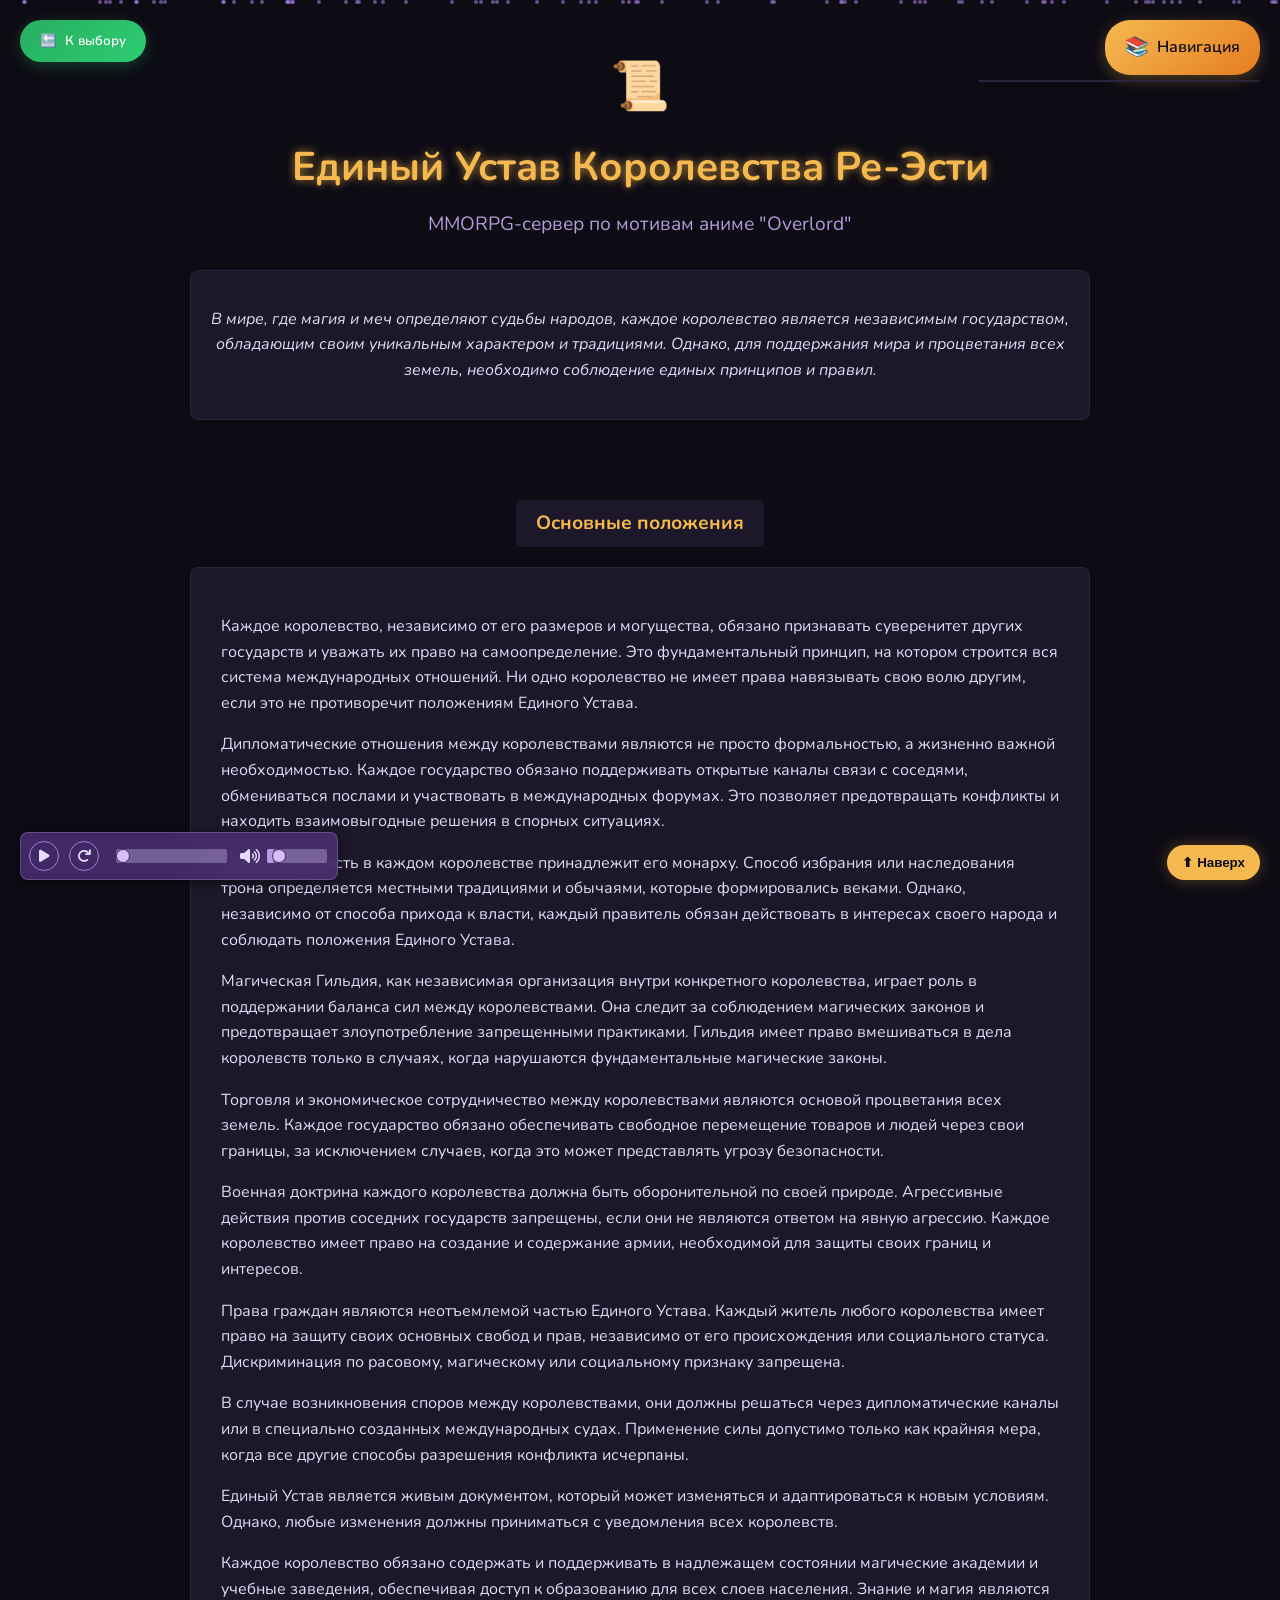
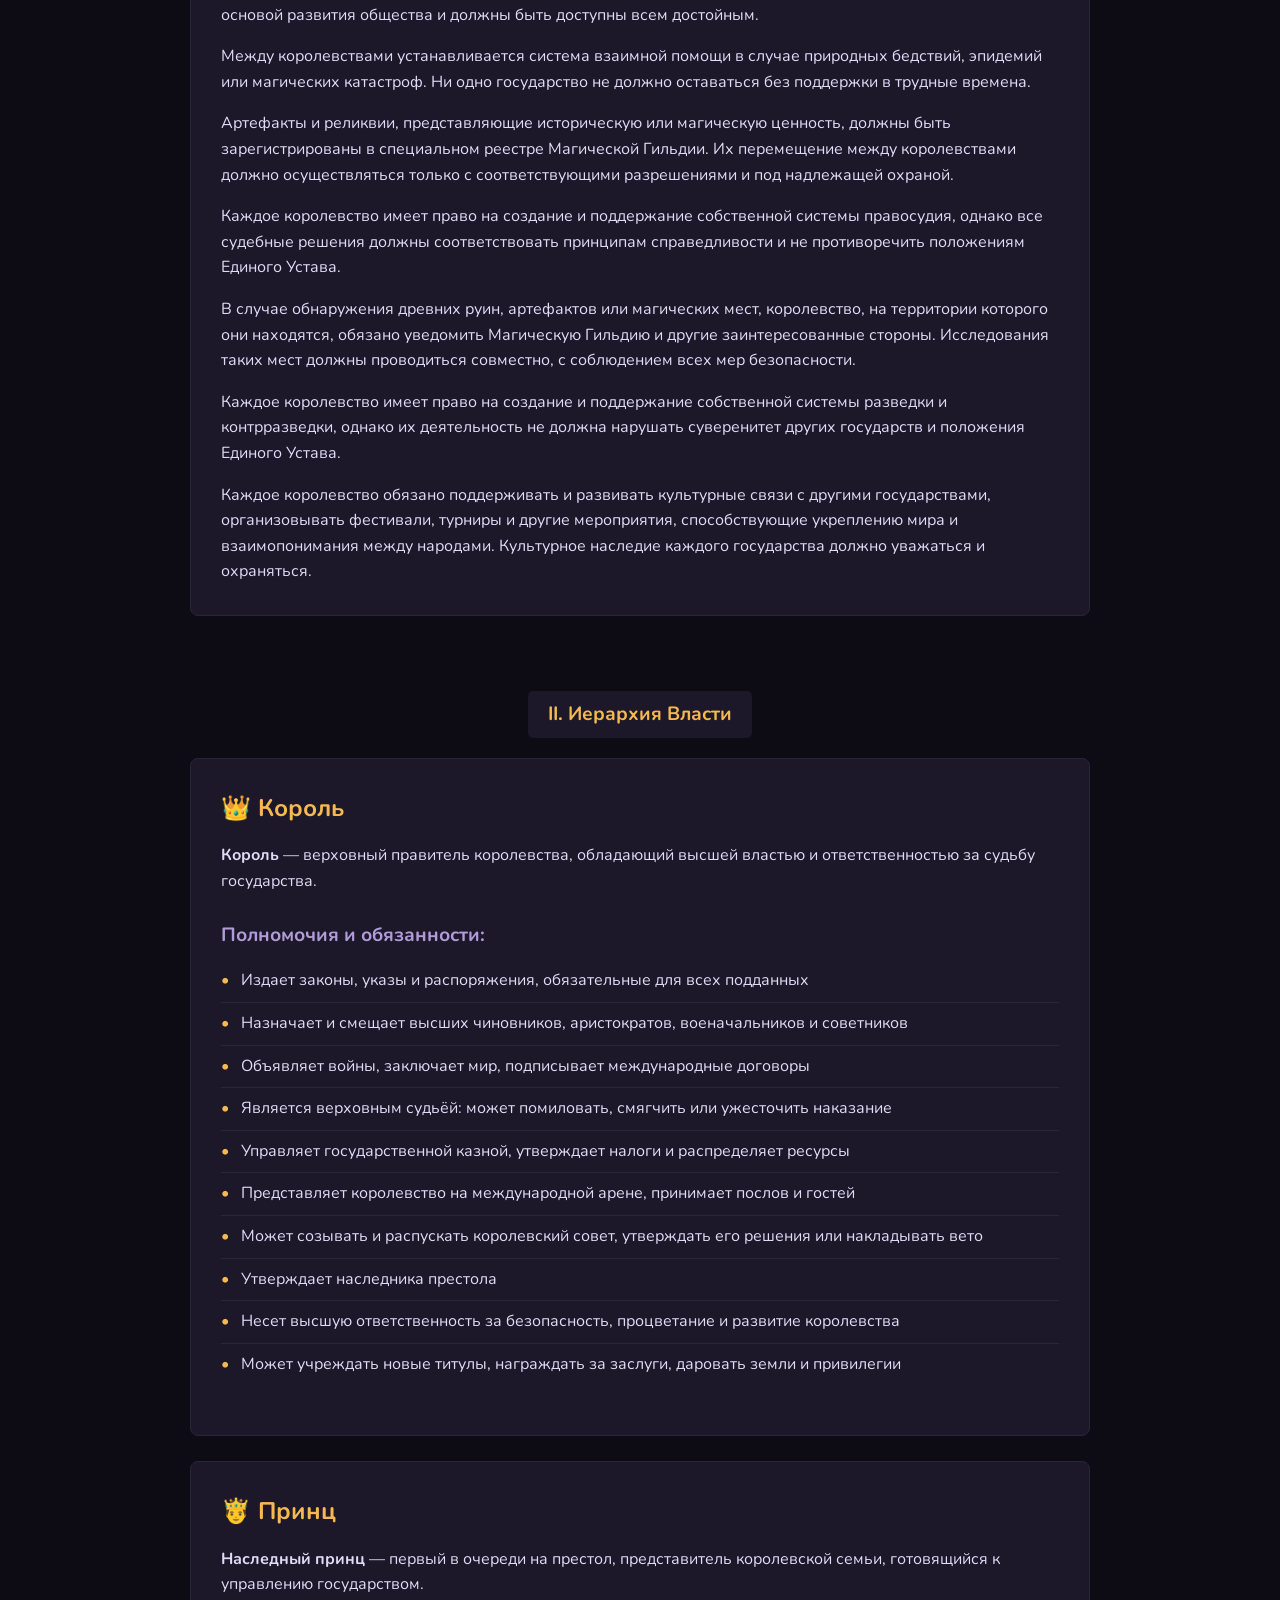
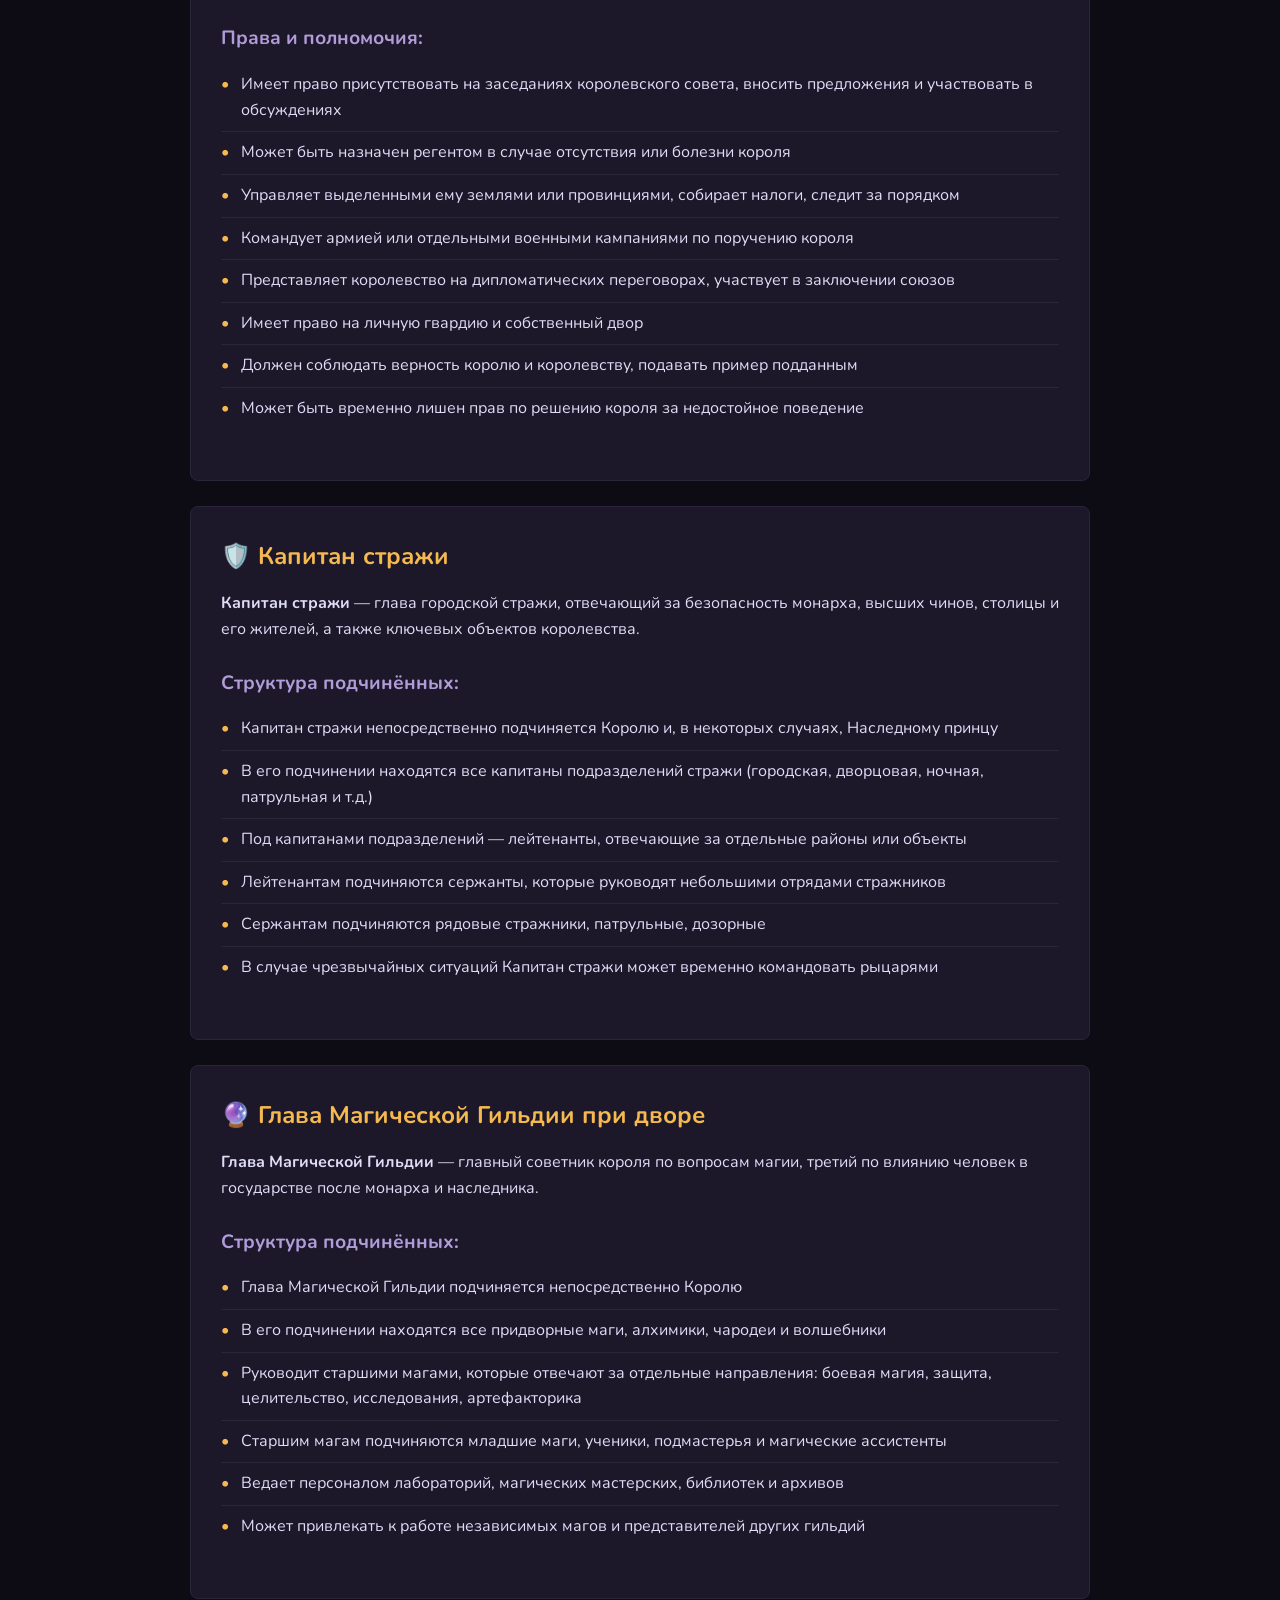
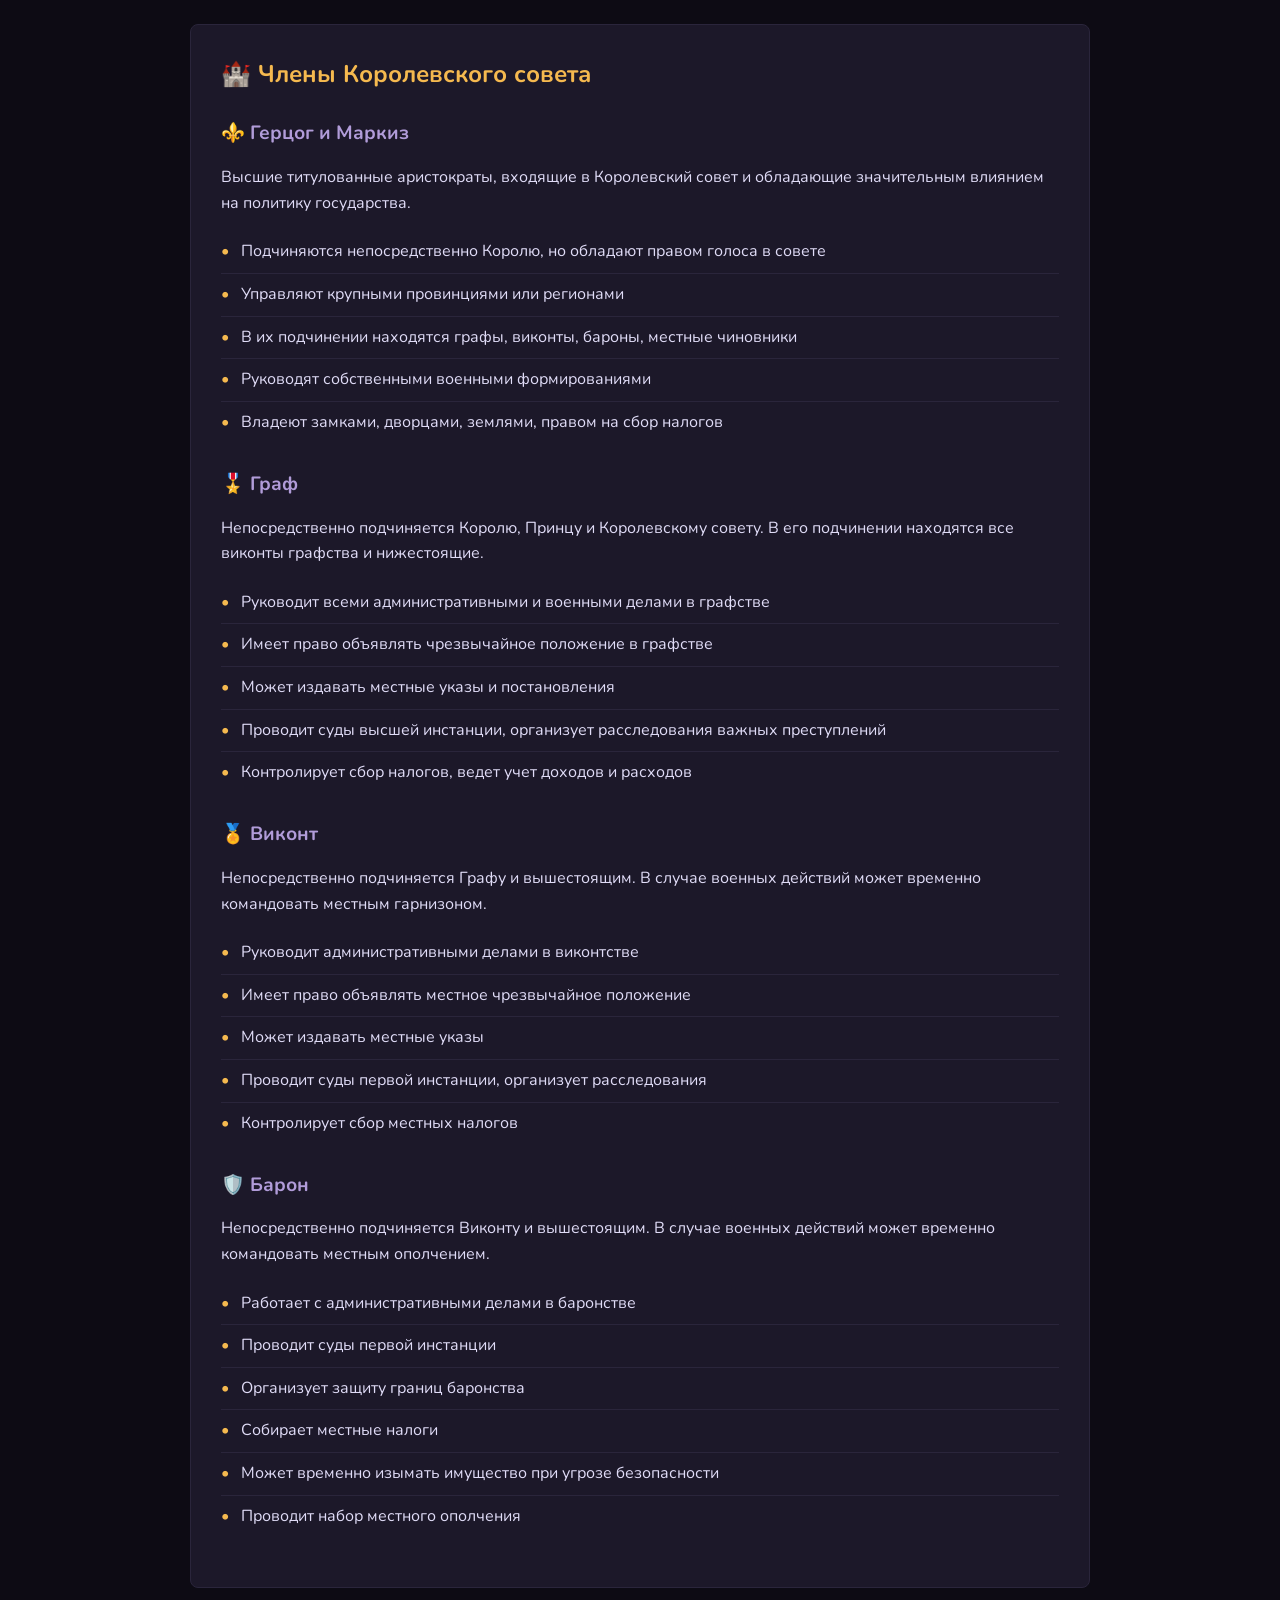
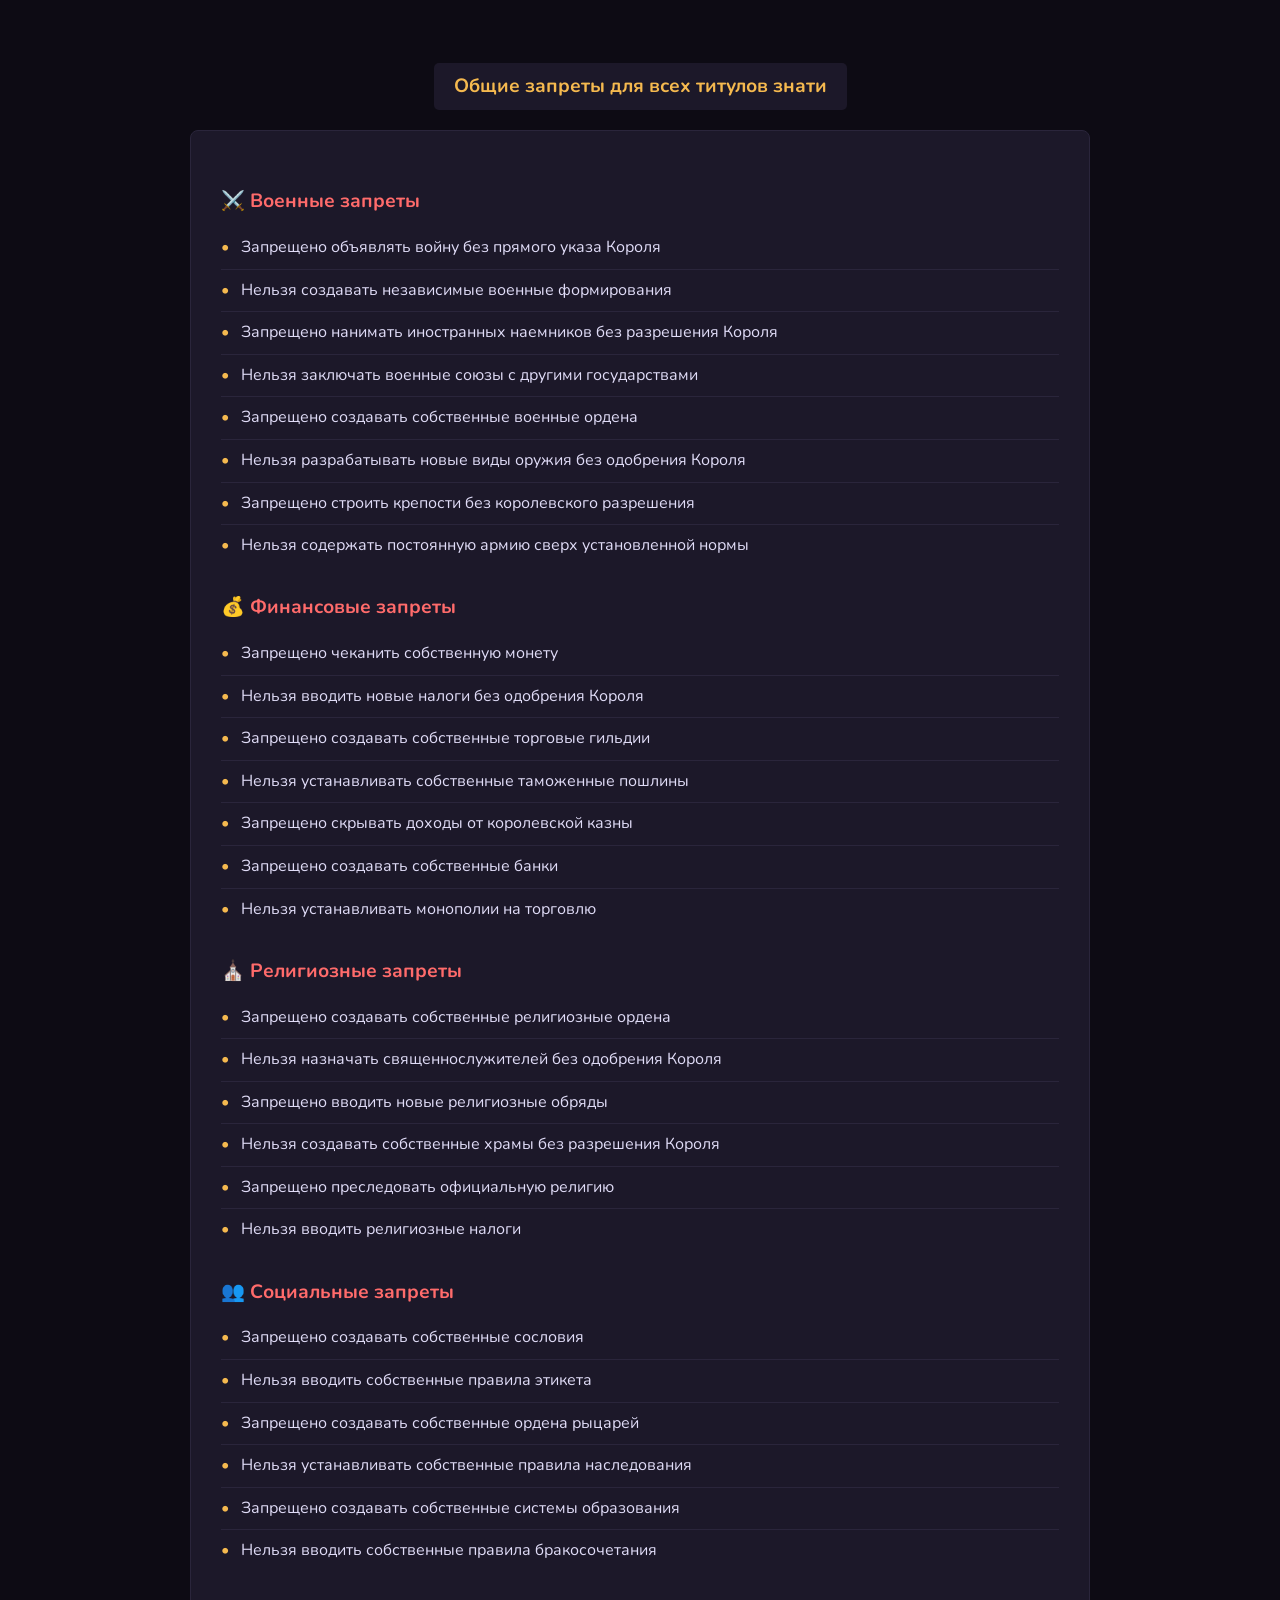
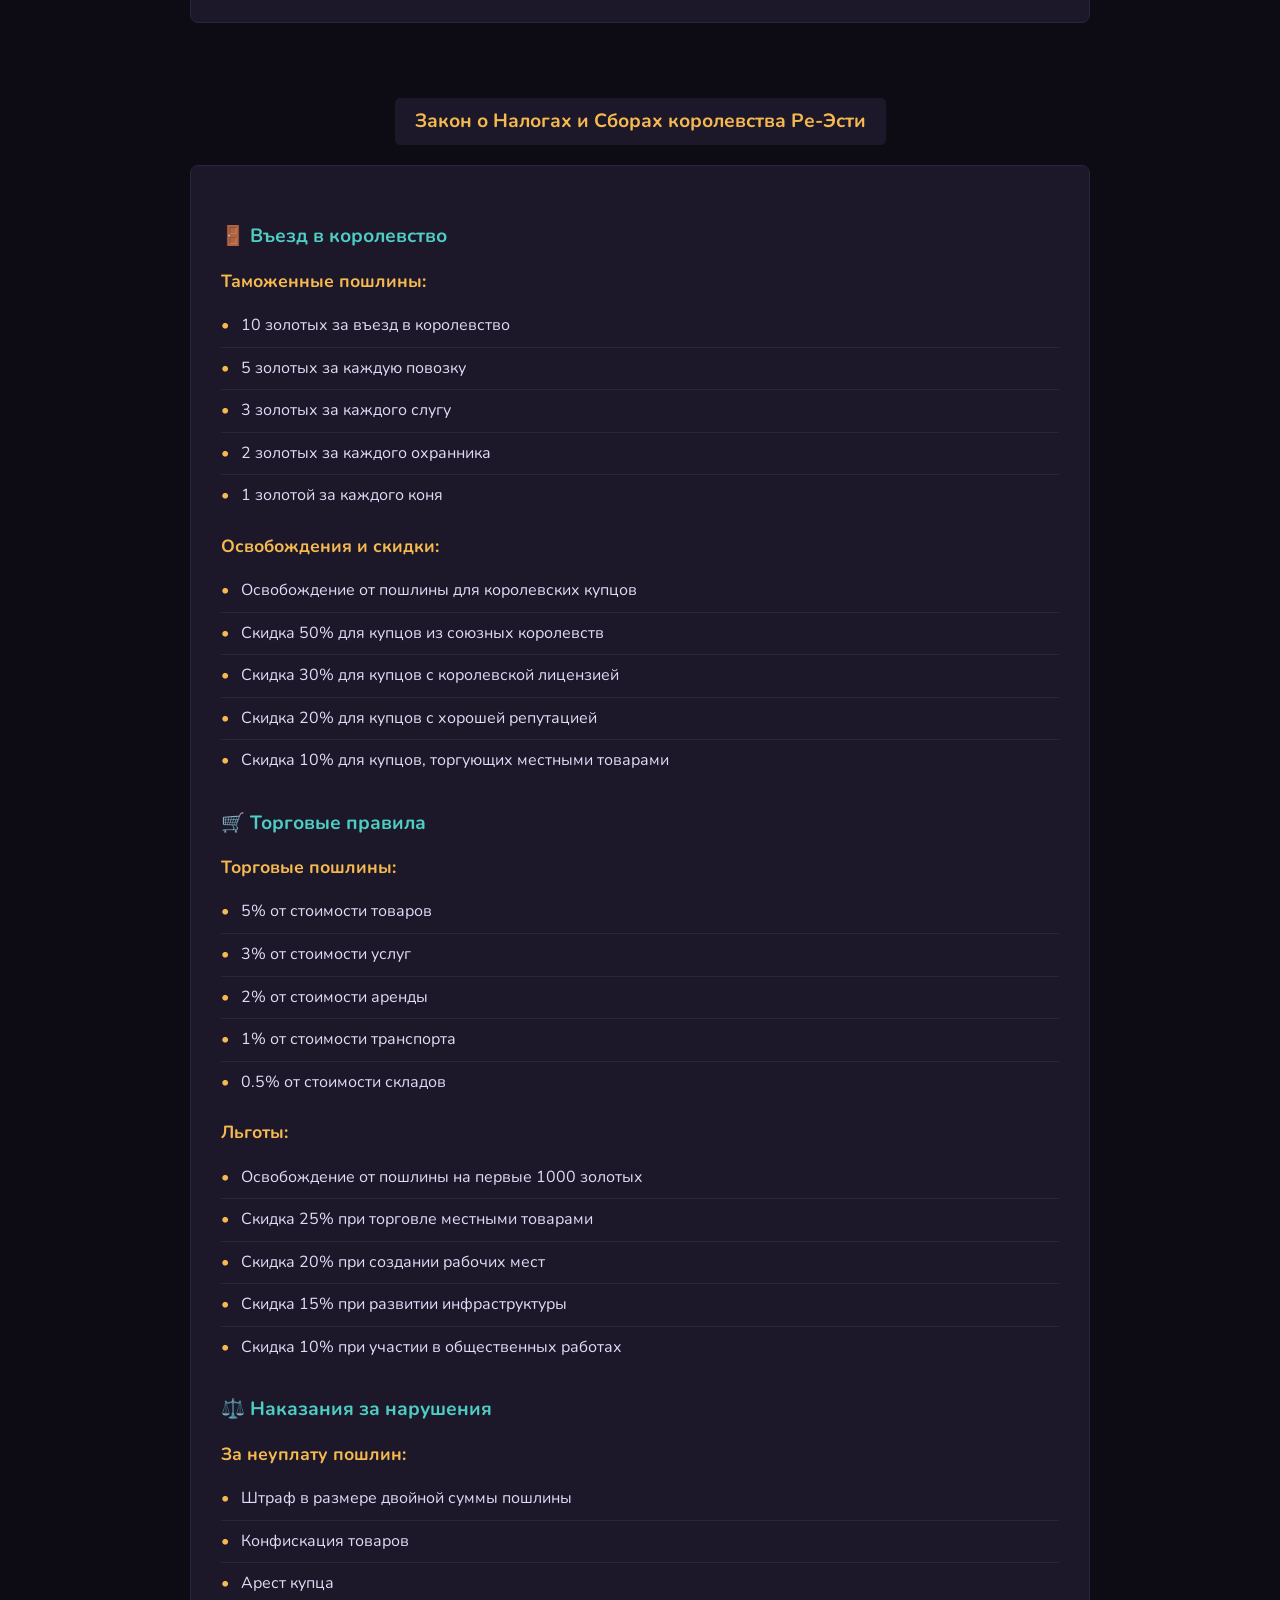
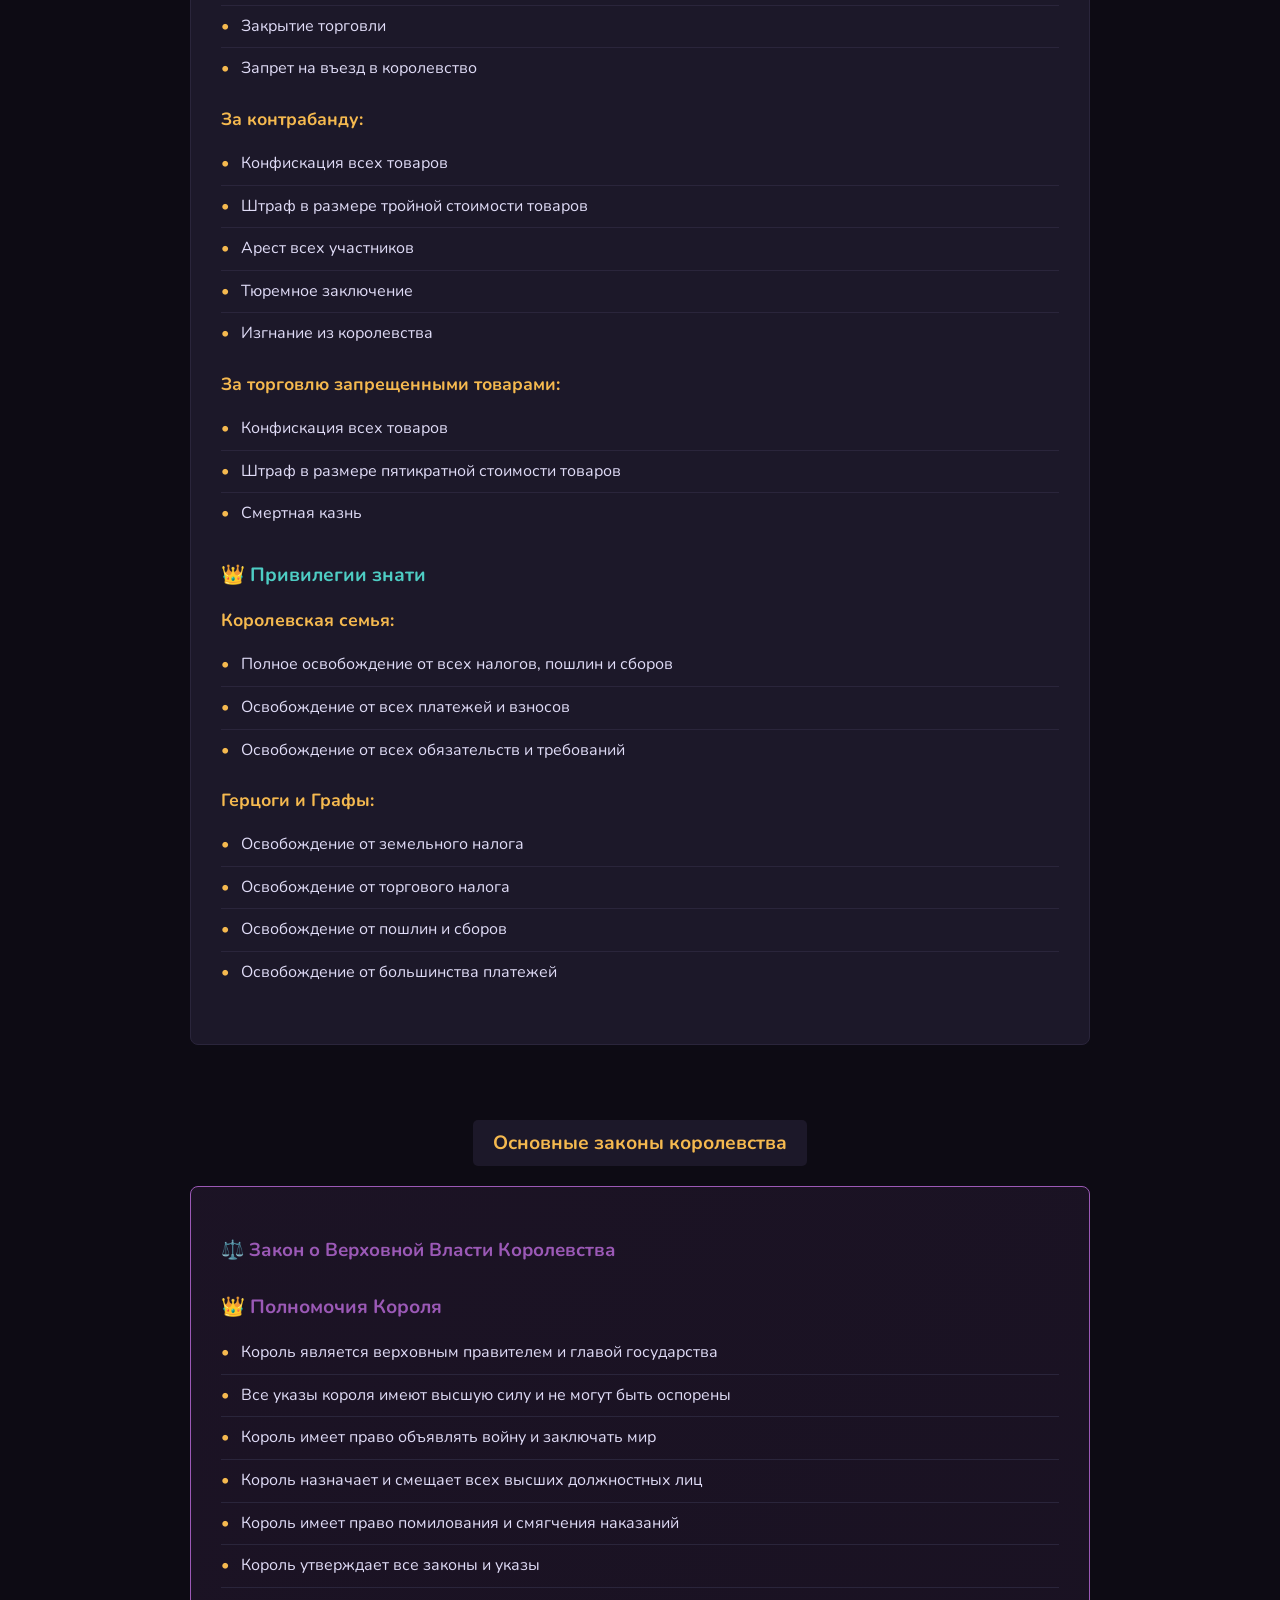
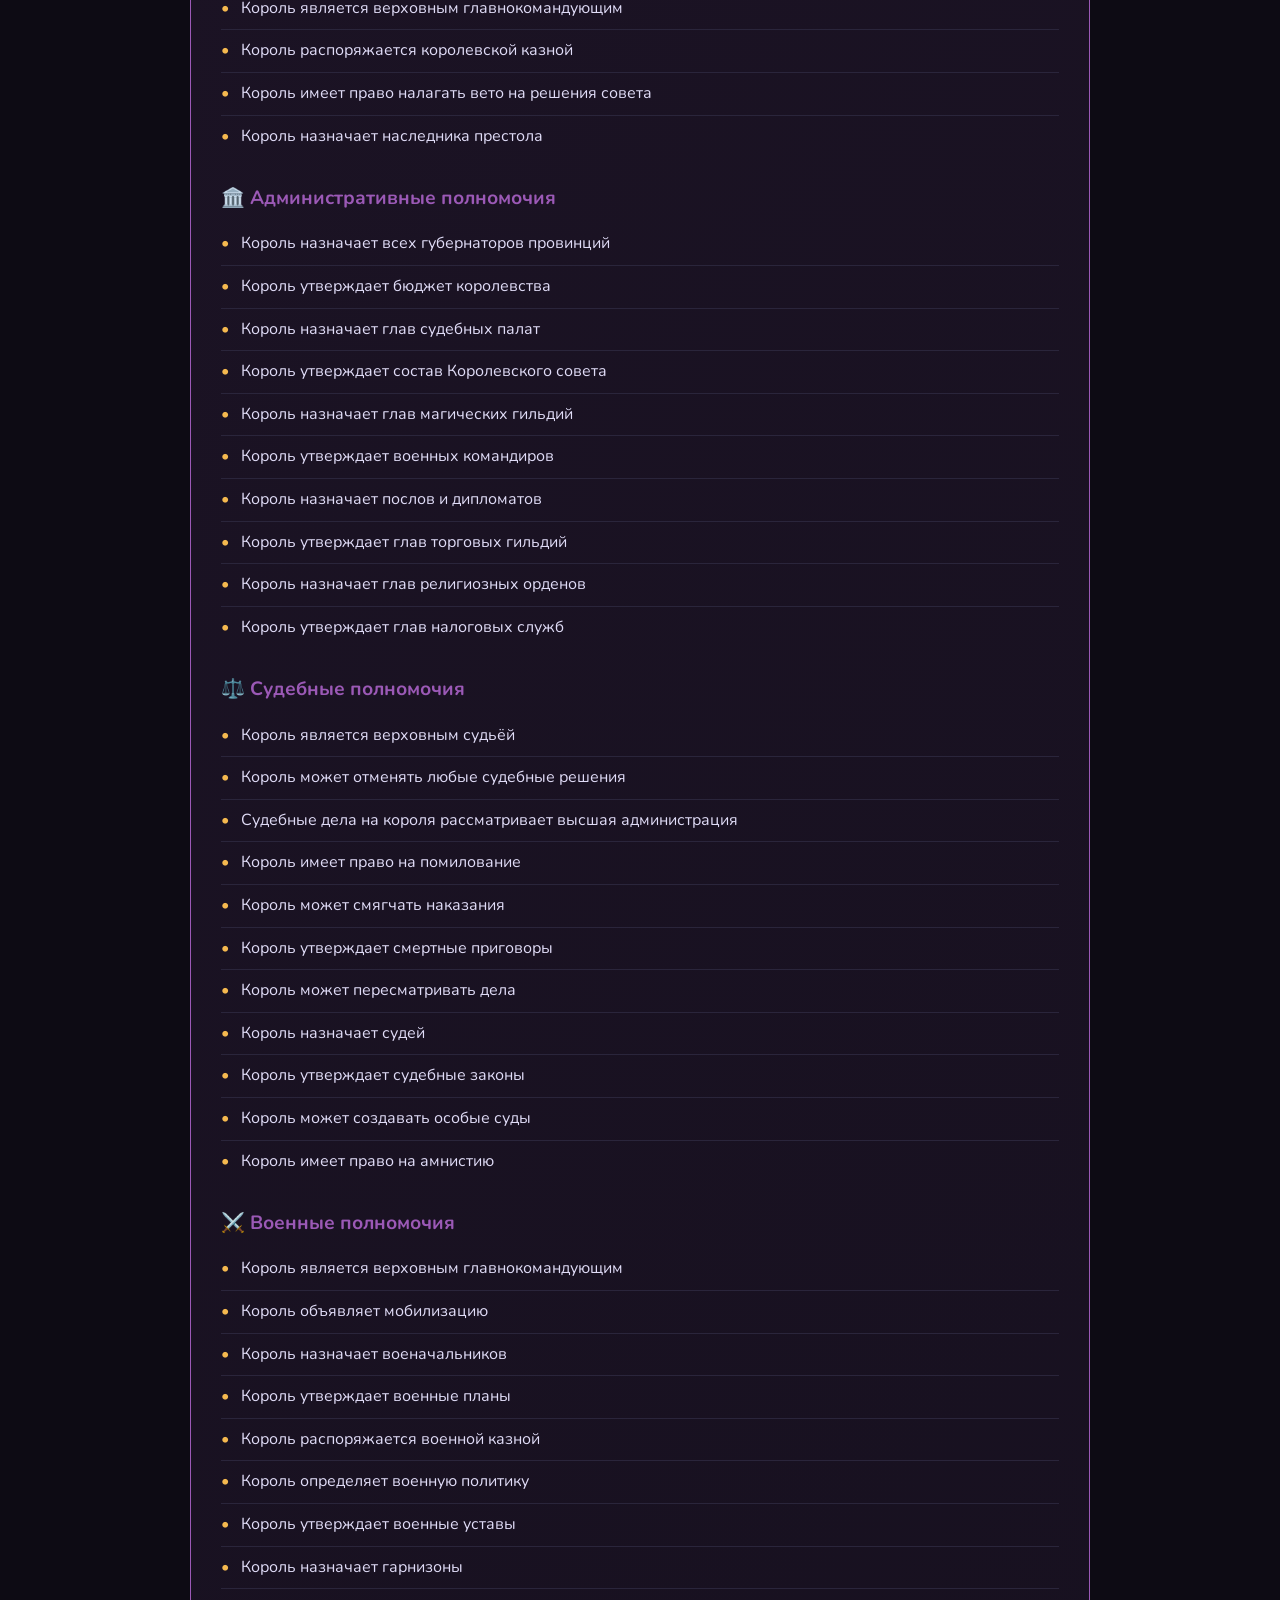
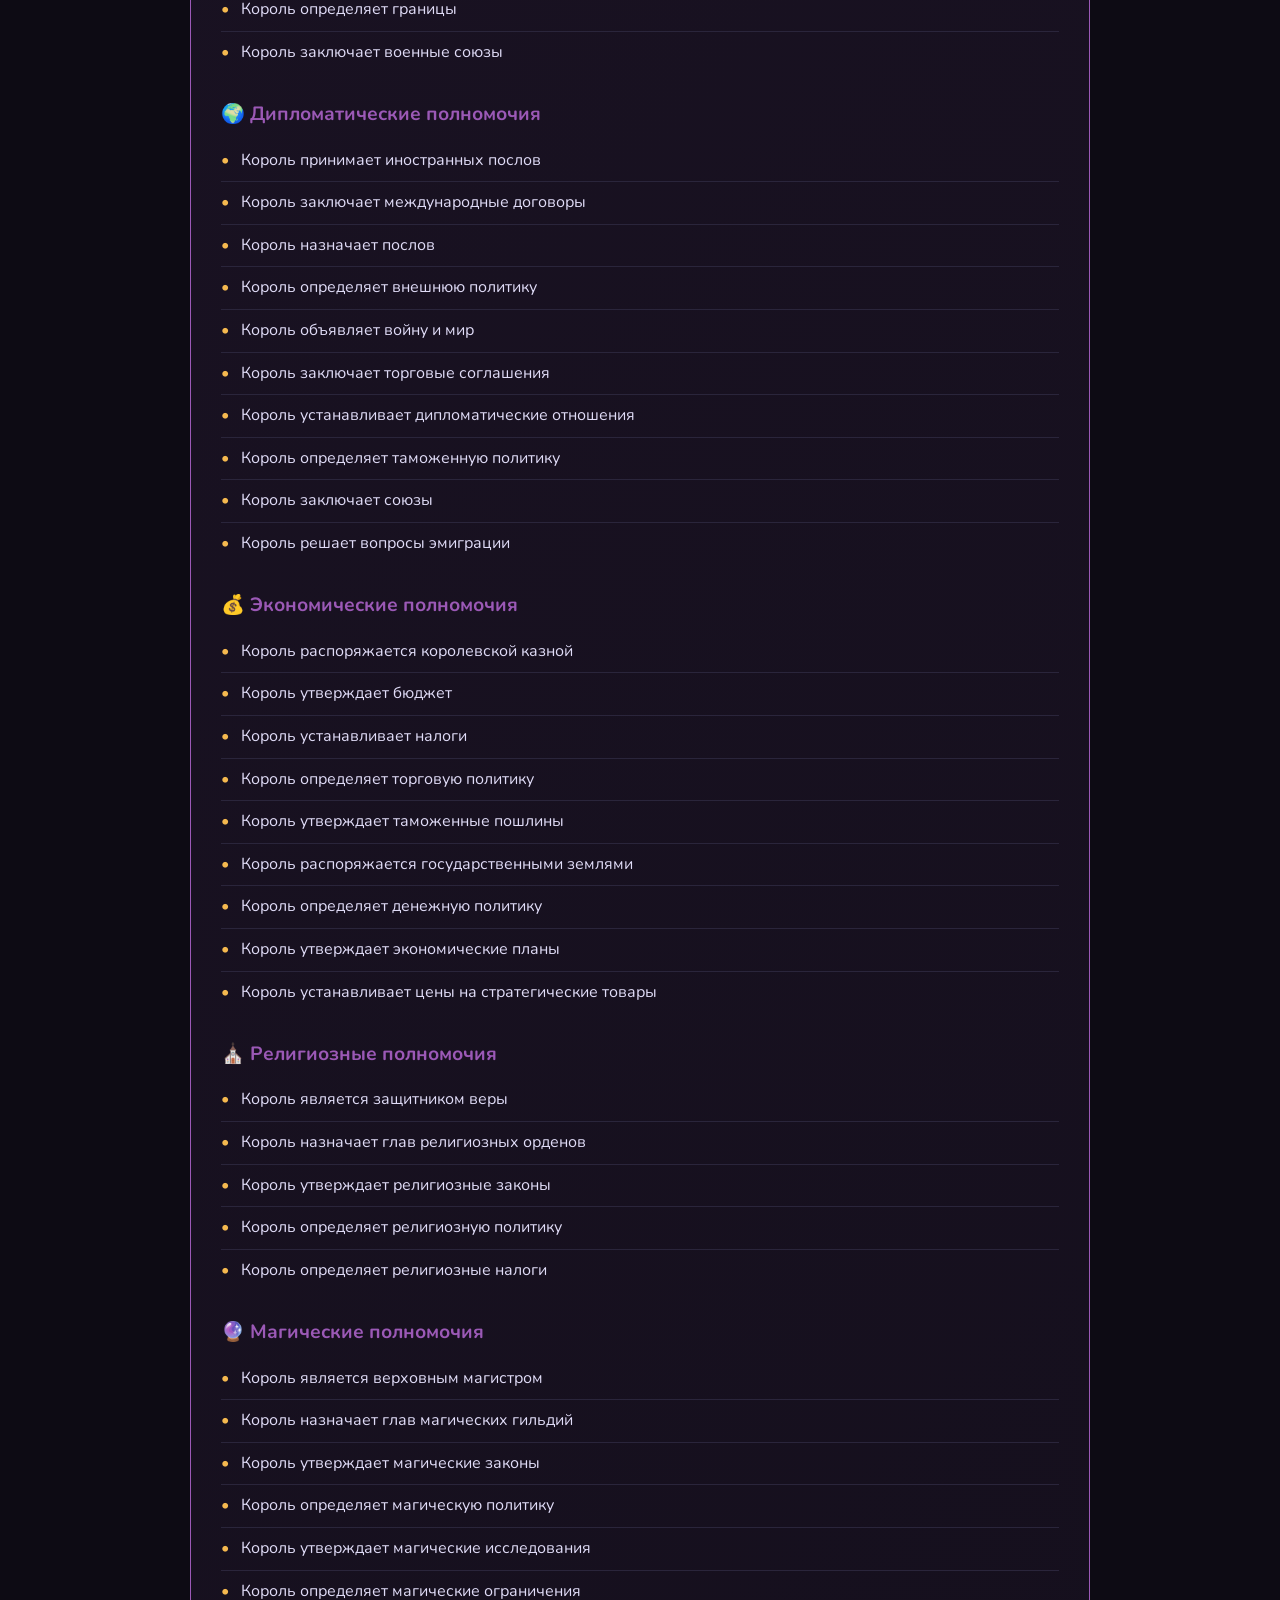
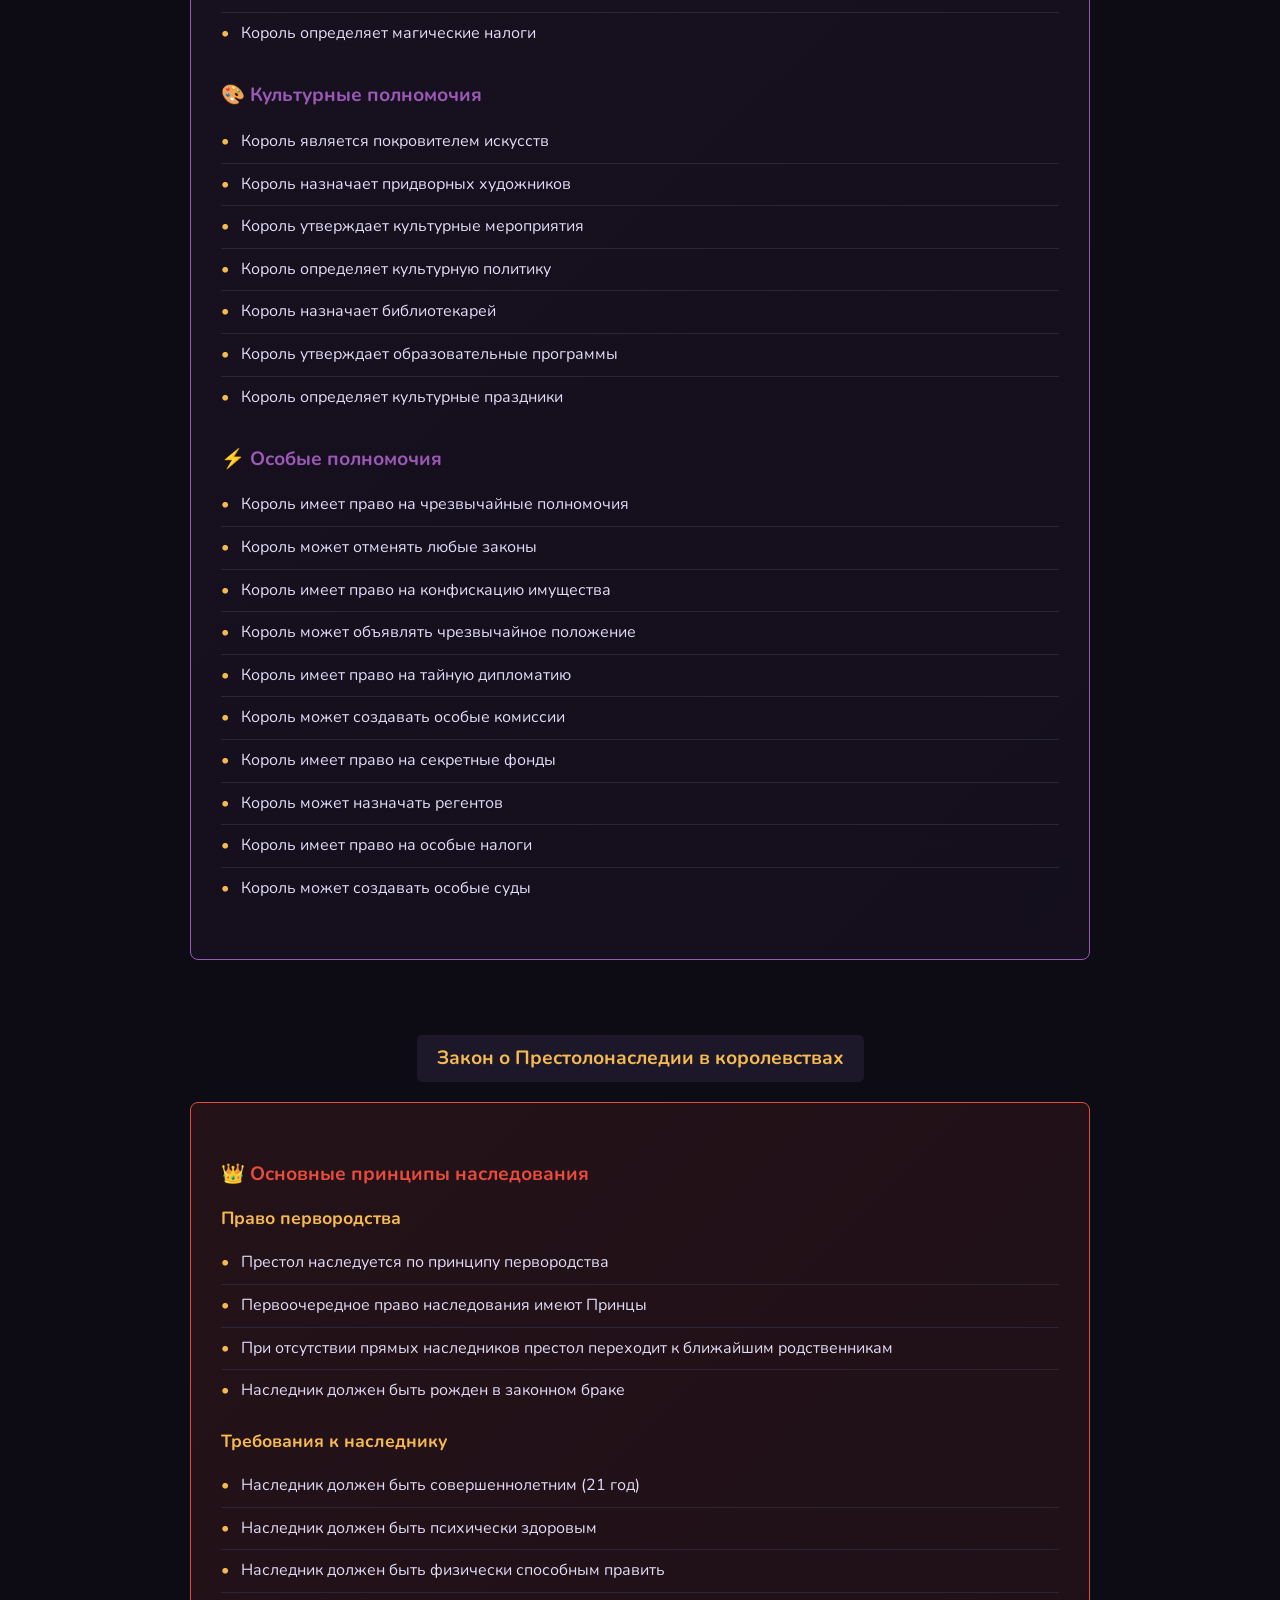
<file: kingdom-re-esti.html>
<!DOCTYPE html>
<html lang="ru">
<head>
    <meta charset="UTF-8">
    <meta name="viewport" content="width=device-width, initial-scale=1.0">
    <title>Единый Устав Королевства Ре-Эсти</title>
    <link rel="preconnect" href="https://fonts.googleapis.com">
    <link rel="preconnect" href="https://fonts.gstatic.com" crossorigin>
    <link href="https://fonts.googleapis.com/css2?family=Nunito:wght@400;700&display=swap" rel="stylesheet">
    <link rel="stylesheet" href="https://cdnjs.cloudflare.com/ajax/libs/font-awesome/6.0.0/css/all.min.css">
    <link rel="stylesheet" href="kingdom-re-esti-style.css">
    <link rel="stylesheet" href="particles.css">
    <script src="kingdom-re-esti-script.js" defer></script>
    <script src="particles.js" defer></script>
    <script src="audio-player.js" defer></script>
</head>
<body>
    <nav class="floating-nav" id="floatingNav">
        <div class="nav-toggle" id="navToggle">
            <span>📚</span>
            <span class="nav-text">Навигация</span>
        </div>
        <div class="nav-menu" id="navMenu">
            <div class="nav-item" data-target="main-title">🏰 Заголовок</div>
            <div class="nav-item" data-target="osnovnye-polozheniya">📜 Основные положения</div>
            <div class="nav-item" data-target="ierarhiya-vlasti">👑 Иерархия власти</div>
            <div class="nav-item" data-target="obshchie-zaprety">🚫 Общие запреты</div>
            <div class="nav-item" data-target="zakon-nalogi">💰 Налоги и сборы</div>
            <div class="nav-item" data-target="osnovnye-zakony">⚖️ Основные законы</div>
            <div class="nav-item" data-target="prestolonasledie">👑 Престолонаследие</div>
            <div class="nav-item" data-target="korolevskiy-sovet">🏛️ Королевский совет</div>
            <div class="nav-item" data-target="vooruzhennye-sily">⚔️ Вооруженные силы</div>
            <div class="nav-item" data-target="ugolovnyy-kodeks">⚖️ Уголовный кодекс</div>
            <div class="nav-item" data-target="prava-grazhdan">👥 Права граждан</div>
            <div class="nav-item" data-target="magicheskoe-regulirovanie">🔮 Магическое регулирование</div>
            <div class="nav-item" data-target="chrezvychaynye-polozheniya">🚨 Чрезвычайные положения</div>
        </div>
    </nav>

    <!-- To Top Button -->
    <button class="to-top" onclick="window.scrollTo({ top: 0, behavior: 'smooth' });">⬆ Наверх</button>

    <button class="back-to-selection" onclick="location.href='game-main.html'">
        <span>🔙</span>
        <span class="back-text">К выбору</span>
    </button>

    <div class="reading-progress" id="readingProgress"></div>

    <div class="container">
        <div class="main-title" id="main-title">
            <div class="scroll-icon">📜</div>
            <h1>Единый Устав Королевства Ре-Эсти</h1>
            <div class="subtitle">MMORPG-сервер по мотивам аниме "Overlord"</div>
        </div>

        <div class="intro-text">
            <p>В мире, где магия и меч определяют судьбы народов, каждое королевство является независимым государством, обладающим своим уникальным характером и традициями. Однако, для поддержания мира и процветания всех земель, необходимо соблюдение единых принципов и правил.</p>
        </div>

        <div class="center-title" id="osnovnye-polozheniya">
            <h2 class="section-title">Основные положения</h2>
        </div>

        <div class="rules-box">
            <p>Каждое королевство, независимо от его размеров и могущества, обязано признавать суверенитет других государств и уважать их право на самоопределение. Это фундаментальный принцип, на котором строится вся система международных отношений. Ни одно королевство не имеет права навязывать свою волю другим, если это не противоречит положениям Единого Устава.</p>
            
            <p>Дипломатические отношения между королевствами являются не просто формальностью, а жизненно важной необходимостью. Каждое государство обязано поддерживать открытые каналы связи с соседями, обмениваться послами и участвовать в международных форумах. Это позволяет предотвращать конфликты и находить взаимовыгодные решения в спорных ситуациях.</p>
            
            <p>Верховная власть в каждом королевстве принадлежит его монарху. Способ избрания или наследования трона определяется местными традициями и обычаями, которые формировались веками. Однако, независимо от способа прихода к власти, каждый правитель обязан действовать в интересах своего народа и соблюдать положения Единого Устава.</p>
            
            <p>Магическая Гильдия, как независимая организация внутри конкретного королевства, играет роль в поддержании баланса сил между королевствами. Она следит за соблюдением магических законов и предотвращает злоупотребление запрещенными практиками. Гильдия имеет право вмешиваться в дела королевств только в случаях, когда нарушаются фундаментальные магические законы.</p>
            
            <p>Торговля и экономическое сотрудничество между королевствами являются основой процветания всех земель. Каждое государство обязано обеспечивать свободное перемещение товаров и людей через свои границы, за исключением случаев, когда это может представлять угрозу безопасности.</p>
            
            <p>Военная доктрина каждого королевства должна быть оборонительной по своей природе. Агрессивные действия против соседних государств запрещены, если они не являются ответом на явную агрессию. Каждое королевство имеет право на создание и содержание армии, необходимой для защиты своих границ и интересов.</p>
            
            <p>Права граждан являются неотъемлемой частью Единого Устава. Каждый житель любого королевства имеет право на защиту своих основных свобод и прав, независимо от его происхождения или социального статуса. Дискриминация по расовому, магическому или социальному признаку запрещена.</p>
            
            <p>В случае возникновения споров между королевствами, они должны решаться через дипломатические каналы или в специально созданных международных судах. Применение силы допустимо только как крайняя мера, когда все другие способы разрешения конфликта исчерпаны.</p>
            
            <p>Единый Устав является живым документом, который может изменяться и адаптироваться к новым условиям. Однако, любые изменения должны приниматься с уведомления всех королевств.</p>
            
            <p>Каждое королевство обязано содержать и поддерживать в надлежащем состоянии магические академии и учебные заведения, обеспечивая доступ к образованию для всех слоев населения. Знание и магия являются основой развития общества и должны быть доступны всем достойным.</p>
            
            <p>Между королевствами устанавливается система взаимной помощи в случае природных бедствий, эпидемий или магических катастроф. Ни одно государство не должно оставаться без поддержки в трудные времена.</p>
            
            <p>Артефакты и реликвии, представляющие историческую или магическую ценность, должны быть зарегистрированы в специальном реестре Магической Гильдии. Их перемещение между королевствами должно осуществляться только с соответствующими разрешениями и под надлежащей охраной.</p>
            
            <p>Каждое королевство имеет право на создание и поддержание собственной системы правосудия, однако все судебные решения должны соответствовать принципам справедливости и не противоречить положениям Единого Устава.</p>
            
            <p>В случае обнаружения древних руин, артефактов или магических мест, королевство, на территории которого они находятся, обязано уведомить Магическую Гильдию и другие заинтересованные стороны. Исследования таких мест должны проводиться совместно, с соблюдением всех мер безопасности.</p>
            
            <p>Каждое королевство имеет право на создание и поддержание собственной системы разведки и контрразведки, однако их деятельность не должна нарушать суверенитет других государств и положения Единого Устава.</p>
            
            <p>Каждое королевство обязано поддерживать и развивать культурные связи с другими государствами, организовывать фестивали, турниры и другие мероприятия, способствующие укреплению мира и взаимопонимания между народами. Культурное наследие каждого государства должно уважаться и охраняться.</p>
        </div>

        <div class="center-title" id="ierarhiya-vlasti">
            <h2 class="section-title">II. Иерархия Власти</h2>
        </div>

        <div class="rules-box hierarchy-box">
            <h3>👑 Король</h3>
            <p><strong>Король</strong> — верховный правитель королевства, обладающий высшей властью и ответственностью за судьбу государства.</p>
            
            <div class="subsection">
                <h4>Полномочия и обязанности:</h4>
                <ul>
                    <li>Издает законы, указы и распоряжения, обязательные для всех подданных</li>
                    <li>Назначает и смещает высших чиновников, аристократов, военачальников и советников</li>
                    <li>Объявляет войны, заключает мир, подписывает международные договоры</li>
                    <li>Является верховным судьёй: может помиловать, смягчить или ужесточить наказание</li>
                    <li>Управляет государственной казной, утверждает налоги и распределяет ресурсы</li>
                    <li>Представляет королевство на международной арене, принимает послов и гостей</li>
                    <li>Может созывать и распускать королевский совет, утверждать его решения или накладывать вето</li>
                    <li>Утверждает наследника престола</li>
                    <li>Несет высшую ответственность за безопасность, процветание и развитие королевства</li>
                    <li>Может учреждать новые титулы, награждать за заслуги, даровать земли и привилегии</li>
                </ul>
            </div>
        </div>

        <div class="rules-box hierarchy-box">
            <h3>🤴 Принц</h3>
            <p><strong>Наследный принц</strong> — первый в очереди на престол, представитель королевской семьи, готовящийся к управлению государством.</p>
            
            <div class="subsection">
                <h4>Права и полномочия:</h4>
                <ul>
                    <li>Имеет право присутствовать на заседаниях королевского совета, вносить предложения и участвовать в обсуждениях</li>
                    <li>Может быть назначен регентом в случае отсутствия или болезни короля</li>
                    <li>Управляет выделенными ему землями или провинциями, собирает налоги, следит за порядком</li>
                    <li>Командует армией или отдельными военными кампаниями по поручению короля</li>
                    <li>Представляет королевство на дипломатических переговорах, участвует в заключении союзов</li>
                    <li>Имеет право на личную гвардию и собственный двор</li>
                    <li>Должен соблюдать верность королю и королевству, подавать пример подданным</li>
                    <li>Может быть временно лишен прав по решению короля за недостойное поведение</li>
                </ul>
            </div>
        </div>

        <div class="rules-box hierarchy-box">
            <h3>🛡️ Капитан стражи</h3>
            <p><strong>Капитан стражи</strong> — глава городской стражи, отвечающий за безопасность монарха, высших чинов, столицы и его жителей, а также ключевых объектов королевства.</p>
            
            <div class="subsection">
                <h4>Структура подчинённых:</h4>
                <ul>
                    <li>Капитан стражи непосредственно подчиняется Королю и, в некоторых случаях, Наследному принцу</li>
                    <li>В его подчинении находятся все капитаны подразделений стражи (городская, дворцовая, ночная, патрульная и т.д.)</li>
                    <li>Под капитанами подразделений — лейтенанты, отвечающие за отдельные районы или объекты</li>
                    <li>Лейтенантам подчиняются сержанты, которые руководят небольшими отрядами стражников</li>
                    <li>Сержантам подчиняются рядовые стражники, патрульные, дозорные</li>
                    <li>В случае чрезвычайных ситуаций Капитан стражи может временно командовать рыцарями</li>
                </ul>
            </div>
        </div>

        <div class="rules-box hierarchy-box">
            <h3>🔮 Глава Магической Гильдии при дворе</h3>
            <p><strong>Глава Магической Гильдии</strong> — главный советник короля по вопросам магии, третий по влиянию человек в государстве после монарха и наследника.</p>
            
            <div class="subsection">
                <h4>Структура подчинённых:</h4>
                <ul>
                    <li>Глава Магической Гильдии подчиняется непосредственно Королю</li>
                    <li>В его подчинении находятся все придворные маги, алхимики, чародеи и волшебники</li>
                    <li>Руководит старшими магами, которые отвечают за отдельные направления: боевая магия, защита, целительство, исследования, артефакторика</li>
                    <li>Старшим магам подчиняются младшие маги, ученики, подмастерья и магические ассистенты</li>
                    <li>Ведает персоналом лабораторий, магических мастерских, библиотек и архивов</li>
                    <li>Может привлекать к работе независимых магов и представителей других гильдий</li>
                </ul>
            </div>
        </div>

        <div class="rules-box hierarchy-box">
            <h3>🏰 Члены Королевского совета</h3>
            
            <div class="subsection">
                <h4>⚜️ Герцог и Маркиз</h4>
                <p>Высшие титулованные аристократы, входящие в Королевский совет и обладающие значительным влиянием на политику государства.</p>
                <ul>
                    <li>Подчиняются непосредственно Королю, но обладают правом голоса в совете</li>
                    <li>Управляют крупными провинциями или регионами</li>
                    <li>В их подчинении находятся графы, виконты, бароны, местные чиновники</li>
                    <li>Руководят собственными военными формированиями</li>
                    <li>Владеют замками, дворцами, землями, правом на сбор налогов</li>
                </ul>
            </div>

            <div class="subsection">
                <h4>🎖️ Граф</h4>
                <p>Непосредственно подчиняется Королю, Принцу и Королевскому совету. В его подчинении находятся все виконты графства и нижестоящие.</p>
                <ul>
                    <li>Руководит всеми административными и военными делами в графстве</li>
                    <li>Имеет право объявлять чрезвычайное положение в графстве</li>
                    <li>Может издавать местные указы и постановления</li>
                    <li>Проводит суды высшей инстанции, организует расследования важных преступлений</li>
                    <li>Контролирует сбор налогов, ведет учет доходов и расходов</li>
                </ul>
            </div>

            <div class="subsection">
                <h4>🏅 Виконт</h4>
                <p>Непосредственно подчиняется Графу и вышестоящим. В случае военных действий может временно командовать местным гарнизоном.</p>
                <ul>
                    <li>Руководит административными делами в виконтстве</li>
                    <li>Имеет право объявлять местное чрезвычайное положение</li>
                    <li>Может издавать местные указы</li>
                    <li>Проводит суды первой инстанции, организует расследования</li>
                    <li>Контролирует сбор местных налогов</li>
                </ul>
            </div>

            <div class="subsection">
                <h4>🛡️ Барон</h4>
                <p>Непосредственно подчиняется Виконту и вышестоящим. В случае военных действий может временно командовать местным ополчением.</p>
                <ul>
                    <li>Работает с административными делами в баронстве</li>
                    <li>Проводит суды первой инстанции</li>
                    <li>Организует защиту границ баронства</li>
                    <li>Собирает местные налоги</li>
                    <li>Может временно изымать имущество при угрозе безопасности</li>
                    <li>Проводит набор местного ополчения</li>
                </ul>
            </div>
        </div>

        <div class="center-title" id="obshchie-zaprety">
            <h2 class="section-title">Общие запреты для всех титулов знати</h2>
        </div>

        <div class="rules-box restrictions-box">
            <div class="subsection">
                <h4>⚔️ Военные запреты</h4>
                <ul>
                    <li>Запрещено объявлять войну без прямого указа Короля</li>
                    <li>Нельзя создавать независимые военные формирования</li>
                    <li>Запрещено нанимать иностранных наемников без разрешения Короля</li>
                    <li>Нельзя заключать военные союзы с другими государствами</li>
                    <li>Запрещено создавать собственные военные ордена</li>
                    <li>Нельзя разрабатывать новые виды оружия без одобрения Короля</li>
                    <li>Запрещено строить крепости без королевского разрешения</li>
                    <li>Нельзя содержать постоянную армию сверх установленной нормы</li>
                </ul>
            </div>

            <div class="subsection">
                <h4>💰 Финансовые запреты</h4>
                <ul>
                    <li>Запрещено чеканить собственную монету</li>
                    <li>Нельзя вводить новые налоги без одобрения Короля</li>
                    <li>Запрещено создавать собственные торговые гильдии</li>
                    <li>Нельзя устанавливать собственные таможенные пошлины</li>
                    <li>Запрещено скрывать доходы от королевской казны</li>
                    <li>Запрещено создавать собственные банки</li>
                    <li>Нельзя устанавливать монополии на торговлю</li>
                </ul>
            </div>

            <div class="subsection">
                <h4>⛪ Религиозные запреты</h4>
                <ul>
                    <li>Запрещено создавать собственные религиозные ордена</li>
                    <li>Нельзя назначать священнослужителей без одобрения Короля</li>
                    <li>Запрещено вводить новые религиозные обряды</li>
                    <li>Нельзя создавать собственные храмы без разрешения Короля</li>
                    <li>Запрещено преследовать официальную религию</li>
                    <li>Нельзя вводить религиозные налоги</li>
                </ul>
            </div>

            <div class="subsection">
                <h4>👥 Социальные запреты</h4>
                <ul>
                    <li>Запрещено создавать собственные сословия</li>
                    <li>Нельзя вводить собственные правила этикета</li>
                    <li>Запрещено создавать собственные ордена рыцарей</li>
                    <li>Нельзя устанавливать собственные правила наследования</li>
                    <li>Запрещено создавать собственные системы образования</li>
                    <li>Нельзя вводить собственные правила бракосочетания</li>
                </ul>
            </div>
        </div>

        <div class="center-title" id="zakon-nalogi">
            <h2 class="section-title">Закон о Налогах и Сборах королевства Ре-Эсти</h2>
        </div>

        <div class="rules-box taxes-box">
            <div class="subsection">
                <h4>🚪 Въезд в королевство</h4>
                <h5>Таможенные пошлины:</h5>
                <ul>
                    <li>10 золотых за въезд в королевство</li>
                    <li>5 золотых за каждую повозку</li>
                    <li>3 золотых за каждого слугу</li>
                    <li>2 золотых за каждого охранника</li>
                    <li>1 золотой за каждого коня</li>
                </ul>

                <h5>Освобождения и скидки:</h5>
                <ul>
                    <li>Освобождение от пошлины для королевских купцов</li>
                    <li>Скидка 50% для купцов из союзных королевств</li>
                    <li>Скидка 30% для купцов с королевской лицензией</li>
                    <li>Скидка 20% для купцов с хорошей репутацией</li>
                    <li>Скидка 10% для купцов, торгующих местными товарами</li>
                </ul>
            </div>

            <div class="subsection">
                <h4>🛒 Торговые правила</h4>
                <h5>Торговые пошлины:</h5>
                <ul>
                    <li>5% от стоимости товаров</li>
                    <li>3% от стоимости услуг</li>
                    <li>2% от стоимости аренды</li>
                    <li>1% от стоимости транспорта</li>
                    <li>0.5% от стоимости складов</li>
                </ul>

                <h5>Льготы:</h5>
                <ul>
                    <li>Освобождение от пошлины на первые 1000 золотых</li>
                    <li>Скидка 25% при торговле местными товарами</li>
                    <li>Скидка 20% при создании рабочих мест</li>
                    <li>Скидка 15% при развитии инфраструктуры</li>
                    <li>Скидка 10% при участии в общественных работах</li>
                </ul>
            </div>

            <div class="subsection">
                <h4>⚖️ Наказания за нарушения</h4>
                <h5>За неуплату пошлин:</h5>
                <ul>
                    <li>Штраф в размере двойной суммы пошлины</li>
                    <li>Конфискация товаров</li>
                    <li>Арест купца</li>
                    <li>Закрытие торговли</li>
                    <li>Запрет на въезд в королевство</li>
                </ul>

                <h5>За контрабанду:</h5>
                <ul>
                    <li>Конфискация всех товаров</li>
                    <li>Штраф в размере тройной стоимости товаров</li>
                    <li>Арест всех участников</li>
                    <li>Тюремное заключение</li>
                    <li>Изгнание из королевства</li>
                </ul>

                <h5>За торговлю запрещенными товарами:</h5>
                <ul>
                    <li>Конфискация всех товаров</li>
                    <li>Штраф в размере пятикратной стоимости товаров</li>
                    <li>Смертная казнь</li>
                </ul>
            </div>

            <div class="subsection">
                <h4>👑 Привилегии знати</h4>
                <h5>Королевская семья:</h5>
                <ul>
                    <li>Полное освобождение от всех налогов, пошлин и сборов</li>
                    <li>Освобождение от всех платежей и взносов</li>
                    <li>Освобождение от всех обязательств и требований</li>
                </ul>

                                 <h5>Герцоги и Графы:</h5>
                 <ul>
                     <li>Освобождение от земельного налога</li>
                     <li>Освобождение от торгового налога</li>
                     <li>Освобождение от пошлин и сборов</li>
                     <li>Освобождение от большинства платежей</li>
                 </ul>
             </div>
         </div>

         <div class="center-title" id="osnovnye-zakony">
             <h2 class="section-title">Основные законы королевства</h2>
         </div>

         <div class="rules-box laws-box">
             <h3>⚖️ Закон о Верховной Власти Королевства</h3>
             
             <div class="subsection">
                 <h4>👑 Полномочия Короля</h4>
                 <ul>
                     <li>Король является верховным правителем и главой государства</li>
                     <li>Все указы короля имеют высшую силу и не могут быть оспорены</li>
                     <li>Король имеет право объявлять войну и заключать мир</li>
                     <li>Король назначает и смещает всех высших должностных лиц</li>
                     <li>Король имеет право помилования и смягчения наказаний</li>
                     <li>Король утверждает все законы и указы</li>
                     <li>Король является верховным главнокомандующим</li>
                     <li>Король распоряжается королевской казной</li>
                     <li>Король имеет право налагать вето на решения совета</li>
                     <li>Король назначает наследника престола</li>
                 </ul>
             </div>

             <div class="subsection">
                 <h4>🏛️ Административные полномочия</h4>
                 <ul>
                     <li>Король назначает всех губернаторов провинций</li>
                     <li>Король утверждает бюджет королевства</li>
                     <li>Король назначает глав судебных палат</li>
                     <li>Король утверждает состав Королевского совета</li>
                     <li>Король назначает глав магических гильдий</li>
                     <li>Король утверждает военных командиров</li>
                     <li>Король назначает послов и дипломатов</li>
                     <li>Король утверждает глав торговых гильдий</li>
                     <li>Король назначает глав религиозных орденов</li>
                     <li>Король утверждает глав налоговых служб</li>
                 </ul>
             </div>

             <div class="subsection">
                 <h4>⚖️ Судебные полномочия</h4>
                 <ul>
                     <li>Король является верховным судьёй</li>
                     <li>Король может отменять любые судебные решения</li>
                     <li>Судебные дела на короля рассматривает высшая администрация</li>
                     <li>Король имеет право на помилование</li>
                     <li>Король может смягчать наказания</li>
                     <li>Король утверждает смертные приговоры</li>
                     <li>Король может пересматривать дела</li>
                     <li>Король назначает судей</li>
                     <li>Король утверждает судебные законы</li>
                     <li>Король может создавать особые суды</li>
                     <li>Король имеет право на амнистию</li>
                 </ul>
             </div>

             <div class="subsection">
                 <h4>⚔️ Военные полномочия</h4>
                 <ul>
                     <li>Король является верховным главнокомандующим</li>
                     <li>Король объявляет мобилизацию</li>
                     <li>Король назначает военачальников</li>
                     <li>Король утверждает военные планы</li>
                     <li>Король распоряжается военной казной</li>
                     <li>Король определяет военную политику</li>
                     <li>Король утверждает военные уставы</li>
                     <li>Король назначает гарнизоны</li>
                     <li>Король определяет границы</li>
                     <li>Король заключает военные союзы</li>
                 </ul>
             </div>

             <div class="subsection">
                 <h4>🌍 Дипломатические полномочия</h4>
                 <ul>
                     <li>Король принимает иностранных послов</li>
                     <li>Король заключает международные договоры</li>
                     <li>Король назначает послов</li>
                     <li>Король определяет внешнюю политику</li>
                     <li>Король объявляет войну и мир</li>
                     <li>Король заключает торговые соглашения</li>
                     <li>Король устанавливает дипломатические отношения</li>
                     <li>Король определяет таможенную политику</li>
                     <li>Король заключает союзы</li>
                     <li>Король решает вопросы эмиграции</li>
                 </ul>
             </div>

             <div class="subsection">
                 <h4>💰 Экономические полномочия</h4>
                 <ul>
                     <li>Король распоряжается королевской казной</li>
                     <li>Король утверждает бюджет</li>
                     <li>Король устанавливает налоги</li>
                     <li>Король определяет торговую политику</li>
                     <li>Король утверждает таможенные пошлины</li>
                     <li>Король распоряжается государственными землями</li>
                     <li>Король определяет денежную политику</li>
                     <li>Король утверждает экономические планы</li>
                     <li>Король устанавливает цены на стратегические товары</li>
                 </ul>
             </div>

             <div class="subsection">
                 <h4>⛪ Религиозные полномочия</h4>
                 <ul>
                     <li>Король является защитником веры</li>
                     <li>Король назначает глав религиозных орденов</li>
                     <li>Король утверждает религиозные законы</li>
                     <li>Король определяет религиозную политику</li>
                     <li>Король определяет религиозные налоги</li>
                 </ul>
             </div>

             <div class="subsection">
                 <h4>🔮 Магические полномочия</h4>
                 <ul>
                     <li>Король является верховным магистром</li>
                     <li>Король назначает глав магических гильдий</li>
                     <li>Король утверждает магические законы</li>
                     <li>Король определяет магическую политику</li>
                     <li>Король утверждает магические исследования</li>
                     <li>Король определяет магические ограничения</li>
                     <li>Король определяет магические налоги</li>
                 </ul>
             </div>

             <div class="subsection">
                 <h4>🎨 Культурные полномочия</h4>
                 <ul>
                     <li>Король является покровителем искусств</li>
                     <li>Король назначает придворных художников</li>
                     <li>Король утверждает культурные мероприятия</li>
                     <li>Король определяет культурную политику</li>
                     <li>Король назначает библиотекарей</li>
                     <li>Король утверждает образовательные программы</li>
                     <li>Король определяет культурные праздники</li>
                 </ul>
             </div>

             <div class="subsection">
                 <h4>⚡ Особые полномочия</h4>
                 <ul>
                     <li>Король имеет право на чрезвычайные полномочия</li>
                     <li>Король может отменять любые законы</li>
                     <li>Король имеет право на конфискацию имущества</li>
                     <li>Король может объявлять чрезвычайное положение</li>
                     <li>Король имеет право на тайную дипломатию</li>
                     <li>Король может создавать особые комиссии</li>
                     <li>Король имеет право на секретные фонды</li>
                     <li>Король может назначать регентов</li>
                     <li>Король имеет право на особые налоги</li>
                     <li>Король может создавать особые суды</li>
                 </ul>
             </div>
         </div>

         <div class="center-title" id="prestolonasledie">
             <h2 class="section-title">Закон о Престолонаследии в королевствах</h2>
         </div>

         <div class="rules-box succession-box">
             <div class="subsection">
                 <h4>👑 Основные принципы наследования</h4>
                 <h5>Право первородства</h5>
                 <ul>
                     <li>Престол наследуется по принципу первородства</li>
                     <li>Первоочередное право наследования имеют Принцы</li>
                     <li>При отсутствии прямых наследников престол переходит к ближайшим родственникам</li>
                     <li>Наследник должен быть рожден в законном браке</li>
                 </ul>

                 <h5>Требования к наследнику</h5>
                 <ul>
                     <li>Наследник должен быть совершеннолетним (21 год)</li>
                     <li>Наследник должен быть психически здоровым</li>
                     <li>Наследник должен быть физически способным править</li>
                     <li>Наследник должен быть коронованным в главном храме</li>
                     <li>Наследник должен принести клятву верности королевству</li>
                 </ul>
             </div>

             <div class="subsection">
                 <h4>📋 Порядок наследования</h4>
                 <h5>Прямое наследование</h5>
                 <ul>
                     <li>Первый сын короля</li>
                     <li>Второй сын короля</li>
                     <li>Третий сын короля</li>
                     <li>Первая дочь короля</li>
                     <li>Вторая дочь короля</li>
                     <li>Третья дочь короля</li>
                 </ul>

                 <h5>Боковое наследование</h5>
                 <ul>
                     <li>Брат короля</li>
                     <li>Сын брата короля</li>
                     <li>Дочь брата короля</li>
                     <li>Сестра короля</li>
                     <li>Сын сестры короля</li>
                     <li>Дочь сестры короля</li>
                 </ul>

                 <h5>Дальнее наследование</h5>
                 <ul>
                     <li>Дядя короля</li>
                     <li>Сын дяди короля</li>
                     <li>Дочь дяди короля</li>
                     <li>Тётя короля</li>
                     <li>Сын тёти короля</li>
                     <li>Дочь тёти короля</li>
                 </ul>
             </div>

             <div class="subsection">
                 <h4>🏛️ Регентство</h4>
                 <h5>Условия регентства</h5>
                 <ul>
                     <li>При малолетстве наследника (до 21 года)</li>
                     <li>При временной недееспособности короля</li>
                     <li>При длительном отсутствии короля</li>
                     <li>При болезни короля</li>
                     <li>При пленении короля</li>
                 </ul>

                 <h5>Права регента</h5>
                 <ul>
                     <li>Управление королевством</li>
                     <li>Защита интересов наследника</li>
                     <li>Воспитание наследника</li>
                     <li>Подготовка наследника к правлению</li>
                     <li>Представительство королевства</li>
                 </ul>

                 <h5>Обязанности регента</h5>
                 <ul>
                     <li>Соблюдение законов королевства</li>
                     <li>Защита интересов королевства</li>
                     <li>Подготовка отчётов о правлении</li>
                     <li>Консультации с Королевским советом</li>
                     <li>Передача власти наследнику</li>
                 </ul>
             </div>

             <div class="subsection">
                 <h4>👑 Процедура наследования</h4>
                 <h5>Объявление наследника</h5>
                 <ul>
                     <li>Публичное объявление наследника</li>
                     <li>Официальная церемония</li>
                     <li>Принесение клятвы верности</li>
                     <li>Получение королевских регалий</li>
                     <li>Регистрация в Королевском совете</li>
                 </ul>

                 <h5>Коронация</h5>
                 <ul>
                     <li>Религиозная церемония</li>
                     <li>Возложение короны</li>
                     <li>Помазание на царство</li>
                     <li>Принесение клятвы</li>
                     <li>Праздничные торжества</li>
                 </ul>

                 <h5>Передача власти</h5>
                 <ul>
                     <li>Официальная церемония</li>
                     <li>Передача королевских регалий</li>
                     <li>Передача королевской печати</li>
                     <li>Передача ключей от казны</li>
                     <li>Передача королевских архивов</li>
                                   </ul>
              </div>
          </div>

         <div class="center-title" id="korolevskiy-sovet">
             <h2 class="section-title">Закон о Королевском Совете в королевствах</h2>
         </div>

         <div class="rules-box council-box">
             <div class="subsection">
                 <h4>⚖️ Верховные полномочия Совета</h4>
                 <h5>Законодательная власть</h5>
                 <ul>
                     <li>Разработка и внесение законопроектов на рассмотрение королю</li>
                     <li>Толкование существующих законов</li>
                     <li>Создание подзаконных актов</li>
                     <li>Отмена устаревших законов</li>
                     <li>Внесение поправок в действующие законы</li>
                     <li>Создание правовых норм для новых ситуаций</li>
                     <li>Унификация законодательства</li>
                     <li>Адаптация законов к изменяющимся условиям</li>
                     <li>Создание правовых прецедентов</li>
                 </ul>

                 <h5>Исполнительная власть</h5>
                 <ul>
                     <li>Контроль над исполнением королевских указов</li>
                     <li>Надзор над государственным аппаратом</li>
                     <li>Координация действий знати</li>
                     <li>Распределение государственных ресурсов</li>
                     <li>Контроль над провинциальными властями</li>
                     <li>Управление государственной казной</li>
                     <li>Контроль над сбором налогов</li>
                     <li>Распределение бюджетных средств</li>
                     <li>Контроль над государственными проектами</li>
                     <li>Управление государственной собственностью</li>
                 </ul>

                 <h5>Судебная власть</h5>
                 <ul>
                     <li>Рассмотрение апелляций на решения нижестоящих судов</li>
                     <li>Толкование законов в спорных случаях</li>
                     <li>Назначение судей</li>
                     <li>Контроль над судебной системой</li>
                     <li>Рассмотрение особо важных дел</li>
                     <li>Создание судебных прецедентов</li>
                     <li>Контроль над исполнением приговоров</li>
                     <li>Надзор над тюремной системой</li>
                     <li>Решение вопросов помилования</li>
                 </ul>
             </div>

             <div class="subsection">
                 <h4>🏛️ Административные полномочия</h4>
                 <h5>Управление государственным аппаратом</h5>
                 <ul>
                     <li>Назначение высших чиновников</li>
                     <li>Контроль над деятельностью знати</li>
                     <li>Создание новых административных структур</li>
                     <li>Реорганизация существующих структур</li>
                     <li>Контроль над эффективностью работы</li>
                     <li>Распределение полномочий</li>
                     <li>Создание новых должностей</li>
                     <li>Установление зарплат чиновников</li>
                     <li>Контроль над расходованием средств</li>
                     <li>Проверка деятельности чиновников</li>
                 </ul>

                 <h5>Управление провинциями</h5>
                 <ul>
                     <li>Назначение губернаторов</li>
                     <li>Контроль над провинциальными властями</li>
                     <li>Распределение ресурсов между провинциями</li>
                     <li>Решение межпровинциальных споров</li>
                     <li>Контроль над сбором налогов</li>
                     <li>Надзор над местным самоуправлением</li>
                     <li>Координация действий провинций</li>
                     <li>Контроль над провинциальными бюджетами</li>
                     <li>Решение вопросов развития провинций</li>
                     <li>Контроль над провинциальными проектами</li>
                 </ul>
             </div>

             <div class="subsection">
                 <h4>⚔️ Военные полномочия</h4>
                 <h5>Управление армией</h5>
                 <ul>
                     <li>Разработка военной стратегии</li>
                     <li>Контроль над военными расходами</li>
                     <li>Назначение военачальников</li>
                     <li>Контроль над военной подготовкой</li>
                     <li>Управление военными запасами</li>
                     <li>Контроль над военными объектами</li>
                     <li>Разработка оборонительных планов</li>
                     <li>Контроль над военной промышленностью</li>
                     <li>Управление военными кадрами</li>
                     <li>Контроль над военной дисциплиной</li>
                 </ul>

                 <h5>Военная политика</h5>
                 <ul>
                     <li>Разработка военной доктрины</li>
                     <li>Контроль над военными союзами</li>
                     <li>Управление военными базами</li>
                     <li>Контроль над военными технологиями</li>
                     <li>Разработка военных программ</li>
                     <li>Контроль над военной разведкой</li>
                     <li>Управление военными ресурсами</li>
                     <li>Контроль над военными учениями</li>
                     <li>Разработка военных планов</li>
                     <li>Контроль над военной безопасностью</li>
                 </ul>
             </div>

             <div class="subsection">
                 <h4>🌍 Дипломатические полномочия</h4>
                 <h5>Внешняя политика</h5>
                 <ul>
                     <li>Разработка внешнеполитической стратегии</li>
                     <li>Контроль над дипломатическими отношениями</li>
                     <li>Управление международными договорами</li>
                     <li>Контроль над внешней торговлей</li>
                     <li>Разработка торговой политики</li>
                     <li>Контроль над таможенной политикой</li>
                     <li>Управление международными отношениями</li>
                     <li>Контроль над дипломатическими миссиями</li>
                     <li>Разработка миграционной политики</li>
                     <li>Контроль над международной безопасностью</li>
                 </ul>

                 <h5>Международные отношения</h5>
                 <ul>
                     <li>Управление международными союзами</li>
                     <li>Контроль над международными организациями</li>
                     <li>Разработка международных соглашений</li>
                     <li>Контроль над международной торговлей</li>
                     <li>Управление международными конфликтами</li>
                     <li>Контроль над международными санкциями</li>
                     <li>Разработка международной политики</li>
                     <li>Контроль над международными переговорами</li>
                     <li>Управление международными проектами</li>
                     <li>Контроль над международной безопасностью</li>
                 </ul>
             </div>

             <div class="subsection">
                 <h4>💰 Экономические полномочия</h4>
                 <h5>Управление экономикой</h5>
                 <ul>
                     <li>Разработка экономической политики</li>
                     <li>Контроль над экономическим развитием</li>
                     <li>Управление государственными предприятиями</li>
                     <li>Контроль над частным сектором</li>
                     <li>Разработка промышленной политики</li>
                     <li>Контроль над сельским хозяйством</li>
                     <li>Управление торговлей</li>
                     <li>Контроль над ценами</li>
                     <li>Разработка инвестиционной политики</li>
                     <li>Контроль над экономической безопасностью</li>
                 </ul>

                 <h5>Финансовая политика</h5>
                 <ul>
                     <li>Управление государственным бюджетом</li>
                     <li>Контроль над денежной политикой</li>
                     <li>Разработка налоговой политики</li>
                     <li>Контроль над банковской системой</li>
                     <li>Управление государственным долгом</li>
                     <li>Контроль над финансовыми рынками</li>
                     <li>Разработка инвестиционной политики</li>
                     <li>Контроль над государственными закупками</li>
                     <li>Управление государственными активами</li>
                     <li>Контроль над финансовой безопасностью</li>
                 </ul>
             </div>

             <div class="subsection">
                 <h4>👥 Социальные полномочия</h4>
                 <h5>Управление социальной сферой</h5>
                 <ul>
                     <li>Разработка социальной политики</li>
                     <li>Контроль над образованием</li>
                     <li>Управление здравоохранением</li>
                     <li>Контроль над социальным обеспечением</li>
                     <li>Разработка жилищной политики</li>
                     <li>Контроль над трудовыми отношениями</li>
                     <li>Управление культурой</li>
                     <li>Контроль над спортом</li>
                     <li>Разработка молодежной политики</li>
                     <li>Контроль над социальной безопасностью</li>
                 </ul>

                 <h5>Социальная защита</h5>
                 <ul>
                     <li>Управление социальными программами</li>
                     <li>Контроль над пенсионной системой</li>
                     <li>Разработка программ помощи</li>
                     <li>Контроль над социальными выплатами</li>
                     <li>Управление социальными службами</li>
                     <li>Контроль над социальной инфраструктурой</li>
                     <li>Разработка программ реабилитации</li>
                     <li>Контроль над социальной адаптацией</li>
                     <li>Управление социальными проектами</li>
                     <li>Контроль над социальной стабильностью</li>
                 </ul>
             </div>

             <div class="subsection">
                 <h4>🚫 Абсолютные запреты</h4>
                 <h5>Запреты в законодательной сфере</h5>
                 <ul>
                     <li>Запрещено отменять Основной Закон королевства</li>
                     <li>Запрещено изменять порядок престолонаследия</li>
                     <li>Запрещено лишать подданных основных прав</li>
                     <li>Запрещено отменять судебные решения</li>
                     <li>Запрещено вмешиваться в работу судов</li>
                     <li>Запрещено отменять решения короля</li>
                     <li>Запрещено изменять систему налогообложения</li>
                     <li>Запрещено отменять международные договоры</li>
                     <li>Запрещено изменять территориальное устройство</li>
                     <li>Запрещено отменять права дворянства</li>
                 </ul>

                 <h5>Запреты в правовой сфере</h5>
                 <ul>
                     <li>Запрещено действовать вне правового поля</li>
                     <li>Запрещено нарушать существующие законы</li>
                     <li>Запрещено игнорировать судебные решения</li>
                     <li>Запрещено отменять контракты</li>
                     <li>Запрещено нарушать права собственности</li>
                     <li>Запрещено игнорировать международное право</li>
                     <li>Запрещено нарушать дипломатические соглашения</li>
                     <li>Запрещено отменять торговые договоры</li>
                     <li>Запрещено нарушать права меньшинств</li>
                     <li>Запрещено игнорировать религиозные свободы</li>
                 </ul>
             </div>
         </div>

         <div class="center-title" id="vooruzhennye-sily">
             <h2 class="section-title">Закон о Вооруженных Силах в Королевствах</h2>
         </div>

         <div class="rules-box military-box">
             <div class="subsection">
                 <h4>🛡️ Капитан Стражи - Полномочия</h4>
                 <h5>Административные полномочия</h5>
                 <ul>
                     <li>Назначает и увольняет стражников</li>
                     <li>Распределяет патрули и посты</li>
                     <li>Устанавливает графики дежурств</li>
                     <li>Контролирует расходование средств стражи</li>
                     <li>Утверждает отчеты о работе стражи</li>
                     <li>Распределяет оружие и снаряжение</li>
                     <li>Назначает командиров патрулей</li>
                     <li>Устанавливает правила внутреннего распорядка</li>
                     <li>Контролирует дисциплину в рядах стражи</li>
                     <li>Утверждает планы тренировок</li>
                 </ul>

                 <h5>Судебные полномочия</h5>
                 <ul>
                     <li>Имеет право задерживать подозреваемых</li>
                     <li>Может проводить предварительные допросы</li>
                     <li>Имеет право обыскивать подозрительных лиц</li>
                     <li>Может конфисковывать запрещенные предметы</li>
                     <li>Имеет право выписывать штрафы за мелкие правонарушения</li>
                     <li>Может временно закрывать подозрительные заведения</li>
                     <li>Имеет право требовать документы</li>
                     <li>Может выдворять нарушителей из города</li>
                     <li>Имеет право налагать арест на имущество</li>
                     <li>Может требовать помощи от граждан</li>
                 </ul>

                 <h5>Ограничения</h5>
                 <ul>
                     <li>Не может выносить смертные приговоры</li>
                     <li>Запрещено применять пытки</li>
                     <li>Не может конфисковывать имущество без суда</li>
                     <li>Запрещено входить в дома без разрешения</li>
                     <li>Не может арестовывать дворян</li>
                     <li>Запрещено вмешиваться в дела рыцарей</li>
                     <li>Не может отменять решения суда</li>
                     <li>Запрещено нарушать права граждан</li>
                     <li>Не может игнорировать жалобы</li>
                     <li>Запрещено превышать полномочия</li>
                 </ul>
             </div>

             <div class="subsection">
                 <h4>⚔️ Стражники</h4>
                 <h5>Полномочия</h5>
                 <ul>
                     <li>Имеют право носить оружие</li>
                     <li>Могут задерживать преступников</li>
                     <li>Имеют право требовать документы</li>
                     <li>Могут обыскивать подозрительных</li>
                     <li>Имеют право патрулировать улицы</li>
                     <li>Могут проверять подозрительные места</li>
                     <li>Имеют право вызывать подкрепление</li>
                     <li>Могут применять силу при необходимости</li>
                     <li>Имеют право составлять протоколы</li>
                     <li>Могут требовать помощи от граждан</li>
                 </ul>

                 <h5>Обязанности</h5>
                 <ul>
                     <li>Охранять порядок в городе</li>
                     <li>Патрулировать улицы</li>
                     <li>Защищать граждан</li>
                     <li>Предотвращать преступления</li>
                     <li>Арестовывать преступников</li>
                     <li>Контролировать въезд в город</li>
                     <li>Охранять важные объекты</li>
                     <li>Помогать гражданам</li>
                     <li>Поддерживать порядок</li>
                     <li>Соблюдать законы</li>
                 </ul>

                 <h5>Ограничения</h5>
                 <ul>
                     <li>Не могут применять пытки</li>
                     <li>Запрещено брать взятки</li>
                     <li>Не могут превышать полномочия</li>
                     <li>Запрещено нарушать права граждан</li>
                     <li>Не могут игнорировать жалобы</li>
                     <li>Запрещено применять силу без причины</li>
                     <li>Не могут входить в дома без разрешения</li>
                     <li>Запрещено арестовывать дворян</li>
                     <li>Не могут конфисковывать имущество</li>
                     <li>Запрещено нарушать законы</li>
                 </ul>
             </div>

             <div class="subsection">
                 <h4>🏰 Рыцари</h4>
                 <h5>Полномочия</h5>
                 <ul>
                     <li>Имеют право носить рыцарское оружие</li>
                     <li>Могут участвовать в рыцарских турнирах</li>
                     <li>Имеют право на рыцарский суд</li>
                     <li>Могут требовать поединка</li>
                     <li>Имеют право на рыцарские привилегии</li>
                     <li>Могут иметь рыцарских слуг</li>
                     <li>Имеют право на рыцарский герб</li>
                     <li>Могут участвовать в советах</li>
                     <li>Имеют право на рыцарское образование</li>
                     <li>Могут иметь рыцарские земли</li>
                 </ul>

                 <h5>Обязанности</h5>
                 <ul>
                     <li>Защищать королевство</li>
                     <li>Участвовать в боях</li>
                     <li>Обучать новобранцев</li>
                     <li>Поддерживать порядок</li>
                     <li>Защищать слабых</li>
                     <li>Участвовать в церемониях</li>
                     <li>Соблюдать рыцарский кодекс</li>
                     <li>Подчиняться приказам</li>
                     <li>Защищать честь</li>
                 </ul>

                 <h5>Ограничения</h5>
                 <ul>
                     <li>Не могут нарушать рыцарский кодекс</li>
                     <li>Запрещено предавать короля</li>
                     <li>Не могут отказываться от поединка</li>
                     <li>Запрещено нарушать честь</li>
                     <li>Не могут игнорировать приказы</li>
                     <li>Запрещено нарушать законы</li>
                     <li>Не могут отказываться от защиты</li>
                     <li>Запрещено нарушать традиции</li>
                     <li>Не могут предавать товарищей</li>
                     <li>Запрещено нарушать клятву</li>
                                   </ul>
              </div>
          </div>

         <div class="center-title" id="ugolovnyy-kodeks">
             <h2 class="section-title">Уголовный Кодекс Королевства</h2>
         </div>

         <div class="rules-box criminal-box">
             <div class="subsection">
                 <h4>⚖️ Категории преступлений</h4>
                 <h5>🔴 Особо тяжкие преступления (смертная казнь)</h5>
                 <ul>
                     <li>Государственная измена и предательство короля</li>
                     <li>Убийство члена королевской семьи или высшей знати</li>
                     <li>Применение запрещенной магии (некромантия, демонология)</li>
                     <li>Организация мятежа против законной власти</li>
                     <li>Шпионаж в пользу враждебных государств</li>
                     <li>Массовые убийства или геноцид</li>
                     <li>Осквернение священных мест или артефактов</li>
                 </ul>

                 <h5>🟠 Тяжкие преступления (10-25 лет тюрьмы)</h5>
                 <ul>
                     <li>Убийство простолюдина или низшей знати</li>
                     <li>Изнасилование или похищение людей</li>
                     <li>Крупные кражи (свыше 1000 золотых)</li>
                     <li>Поджоги важных объектов</li>
                     <li>Подделка королевских документов</li>
                     <li>Торговля людьми или рабство</li>
                     <li>Незаконная торговля магическими артефактами</li>
                 </ul>

                 <h5>🟡 Средние преступления (1-10 лет тюрьмы)</h5>
                 <ul>
                     <li>Грабеж и разбой</li>
                     <li>Кража имущества (100-1000 золотых)</li>
                     <li>Нападение с причинением тяжкого вреда</li>
                     <li>Мошенничество в крупных размерах</li>
                     <li>Дезертирство из армии</li>
                     <li>Контрабанда запрещенных товаров</li>
                     <li>Неуплата налогов в крупных размерах</li>
                 </ul>

                 <h5>🟢 Мелкие преступления (штрафы, общественные работы)</h5>
                 <ul>
                     <li>Мелкие кражи (до 100 золотых)</li>
                     <li>Драки и хулиганство</li>
                     <li>Оскорбление должностных лиц</li>
                     <li>Нарушение торговых правил</li>
                     <li>Незаконная охота в королевских лесах</li>
                     <li>Пьянство и буйство в общественных местах</li>
                     <li>Неуплата мелких налогов и сборов</li>
                 </ul>
             </div>

             <div class="subsection">
                 <h4>🔮 Магические преступления</h4>
                 <h5>Запрещенные виды магии</h5>
                 <ul>
                     <li>Некромантия (воскрешение мертвых) - смертная казнь</li>
                     <li>Демонология (призыв демонов) - смертная казнь</li>
                     <li>Ментальное порабощение - 15-20 лет тюрьмы</li>
                     <li>Проклятия на членов королевской семьи - смертная казнь</li>
                     <li>Магическое мошенничество - 5-10 лет тюрьмы</li>
                     <li>Незаконное изготовление зелий - 1-5 лет тюрьмы</li>
                     <li>Практика магии без лицензии - штраф 500 золотых</li>
                 </ul>

                 <h5>Наказания для магов</h5>
                 <ul>
                     <li>Лишение магических способностей (для особо тяжких случаев)</li>
                     <li>Запрет на практику магии (временный или пожизненный)</li>
                     <li>Конфискация магических артефактов и книг</li>
                     <li>Обязательная служба в королевской армии</li>
                     <li>Принудительная работа в магических исследованиях</li>
                 </ul>
             </div>
         </div>

         <div class="center-title" id="prava-grazhdan">
             <h2 class="section-title">Права и Свободы Граждан</h2>
         </div>

         <div class="rules-box rights-box">
             <div class="subsection">
                 <h4>👥 Основные права всех подданных</h4>
                 <h5>Неотчуждаемые права</h5>
                 <ul>
                     <li>Право на жизнь и физическую неприкосновенность</li>
                     <li>Право на справедливый суд и защиту</li>
                     <li>Право на собственность (кроме случаев государственной необходимости)</li>
                     <li>Право на свободу передвижения в пределах королевства</li>
                     <li>Право на обращение к властям с жалобами и петициями</li>
                     <li>Право на защиту от произвола чиновников</li>
                     <li>Право на образование (базовое для всех слоев)</li>
                 </ul>

                 <h5>Религиозные и культурные права</h5>
                 <ul>
                     <li>Свобода вероисповедания (в рамках разрешенных культов)</li>
                     <li>Право на соблюдение традиций и обычаев</li>
                     <li>Право на использование родного языка</li>
                     <li>Право на участие в культурных мероприятиях</li>
                     <li>Защита от религиозной дискриминации</li>
                 </ul>

                 <h5>Экономические права</h5>
                 <ul>
                     <li>Право на честную торговлю</li>
                     <li>Право на справедливую оплату труда</li>
                     <li>Право на создание гильдий и объединений</li>
                     <li>Право на наследование имущества</li>
                     <li>Защита от незаконной конфискации</li>
                 </ul>
             </div>

             <div class="subsection">
                 <h4>⚖️ Судебные гарантии</h4>
                 <h5>Процедурные права</h5>
                 <ul>
                     <li>Презумпция невиновности до доказательства вины</li>
                     <li>Право на защитника (адвоката)</li>
                     <li>Право знать обвинения против себя</li>
                     <li>Право на переводчика при необходимости</li>
                     <li>Запрет на принуждение к самооговору</li>
                     <li>Право на апелляцию решений суда</li>
                     <li>Право на возмещение ущерба при неправомерном осуждении</li>
                 </ul>

                 <h5>Ограничения для властей</h5>
                 <ul>
                     <li>Запрет на пытки и жестокое обращение</li>
                     <li>Запрет на обыски без санкции суда</li>
                     <li>Ограничения по времени содержания под стражей</li>
                     <li>Обязательность уведомления семьи об аресте</li>
                     <li>Право на медицинскую помощь в заключении</li>
                 </ul>
             </div>
         </div>

         <div class="center-title" id="magicheskoe-regulirovanie">
             <h2 class="section-title">Система Магического Регулирования</h2>
         </div>

         <div class="rules-box magic-box">
             <div class="subsection">
                 <h4>🔮 Лицензирование магов</h4>
                 <h5>Категории магических лицензий</h5>
                 <ul>
                     <li><strong>Ученик (Белая лицензия):</strong> Базовые заклинания, обучение под надзором</li>
                     <li><strong>Подмастерье (Зеленая лицензия):</strong> Практика простой магии, торговля зельями</li>
                     <li><strong>Мастер (Синяя лицензия):</strong> Боевая магия, исцеление, преподавание</li>
                     <li><strong>Архимаг (Золотая лицензия):</strong> Высшая магия, исследования, руководство</li>
                     <li><strong>Придворный маг (Пурпурная лицензия):</strong> Служба королю, особые привилегии</li>
                 </ul>

                 <h5>Требования для получения лицензии</h5>
                 <ul>
                     <li>Сдача экзаменов в Магической Гильдии</li>
                     <li>Демонстрация контроля над магическими способностями</li>
                     <li>Клятва не использовать запрещенную магию</li>
                     <li>Поручительство от действующего мага</li>
                     <li>Уплата лицензионного сбора</li>
                 </ul>

                 <h5>Обязанности лицензированных магов</h5>
                 <ul>
                     <li>Регистрация всех магических артефактов</li>
                     <li>Ежегодная отчетность перед Гильдией</li>
                     <li>Помощь государству в чрезвычайных ситуациях</li>
                     <li>Обучение учеников (для мастеров и выше)</li>
                     <li>Соблюдение этического кодекса магов</li>
                 </ul>
             </div>

             <div class="subsection">
                 <h4>📚 Контроль магических знаний</h4>
                 <h5>Классификация магических книг</h5>
                 <ul>
                     <li><strong>Открытые:</strong> Доступны всем (базовая теория магии)</li>
                     <li><strong>Ограниченные:</strong> Только для лицензированных магов</li>
                     <li><strong>Секретные:</strong> Только для мастеров и выше</li>
                     <li><strong>Запрещенные:</strong> Хранятся только в королевских архивах</li>
                     <li><strong>Уничтоженные:</strong> Подлежат немедленному уничтожению</li>
                 </ul>

                 <h5>Контроль артефактов</h5>
                 <ul>
                     <li>Обязательная регистрация всех магических предметов</li>
                     <li>Лицензирование торговли артефактами</li>
                     <li>Запрет на изготовление боевых артефактов без разрешения</li>
                     <li>Конфискация незарегистрированных предметов</li>
                     <li>Особый режим для древних артефактов</li>
                 </ul>
             </div>
         </div>

         <div class="center-title" id="chrezvychaynye-polozheniya">
             <h2 class="section-title">Чрезвычайные Положения</h2>
         </div>

         <div class="rules-box emergency-box">
             <div class="subsection">
                 <h4>🚨 Основания для введения ЧП</h4>
                 <ul>
                     <li>Внешняя агрессия или угроза войны</li>
                     <li>Крупномасштабные беспорядки или мятеж</li>
                     <li>Природные или магические катастрофы</li>
                     <li>Эпидемии или массовые заболевания</li>
                     <li>Экономический кризис, угрожающий стабильности</li>
                     <li>Обнаружение древних магических угроз</li>
                 </ul>

                 <h4>⚡ Чрезвычайные полномочия</h4>
                 <h5>Права короля в ЧП</h5>
                 <ul>
                     <li>Введение военного положения</li>
                     <li>Мобилизация всех ресурсов королевства</li>
                     <li>Временное ограничение прав граждан</li>
                     <li>Реквизиция частной собственности</li>
                     <li>Создание чрезвычайных судов</li>
                     <li>Введение цензуры и контроля информации</li>
                 </ul>

                 <h5>Ограничения ЧП</h5>
                 <ul>
                     <li>Максимальный срок - 6 месяцев без продления</li>
                     <li>Обязательное уведомление Королевского совета</li>
                     <li>Запрет на изменение основных законов</li>
                     <li>Сохранение права на жизнь и базовые права</li>
                     <li>Обязательная отчетность о принятых мерах</li>
                 </ul>
             </div>
         </div>
      </div>
  </body>
  </html>
</file>
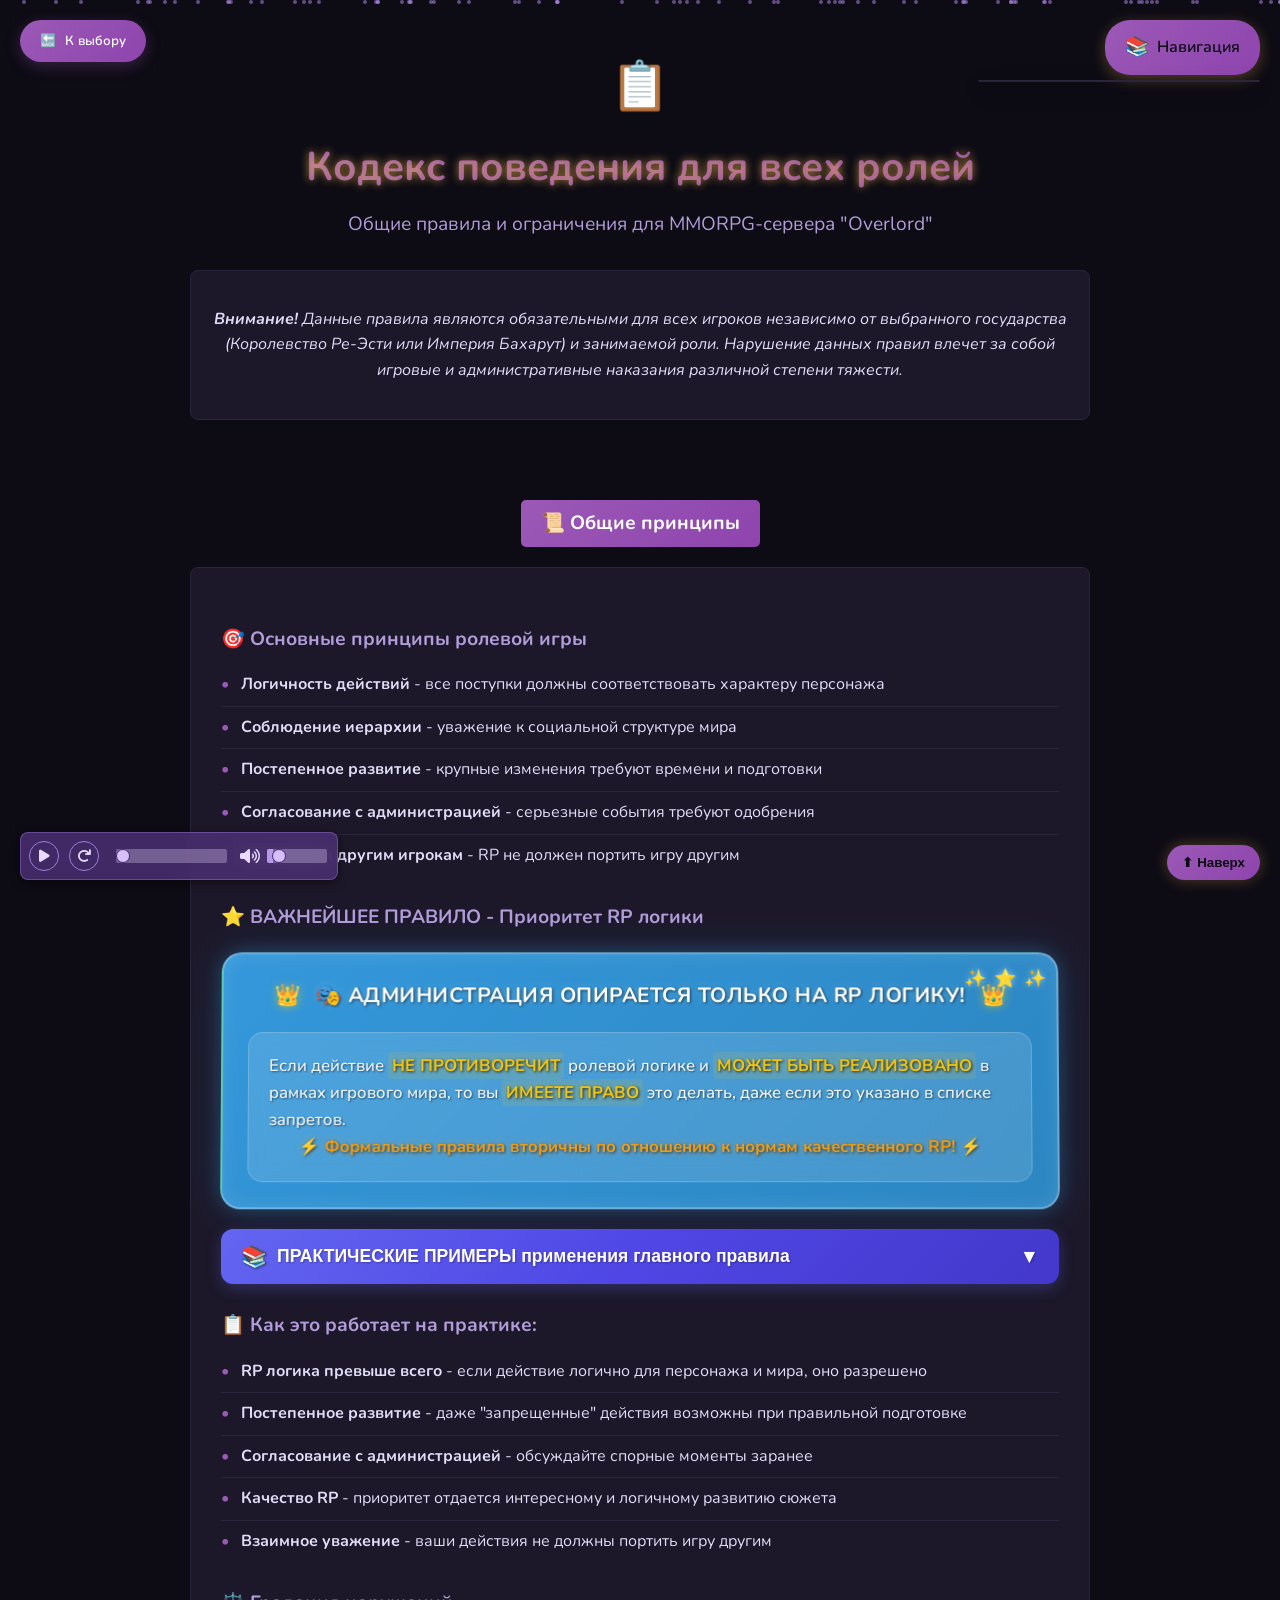
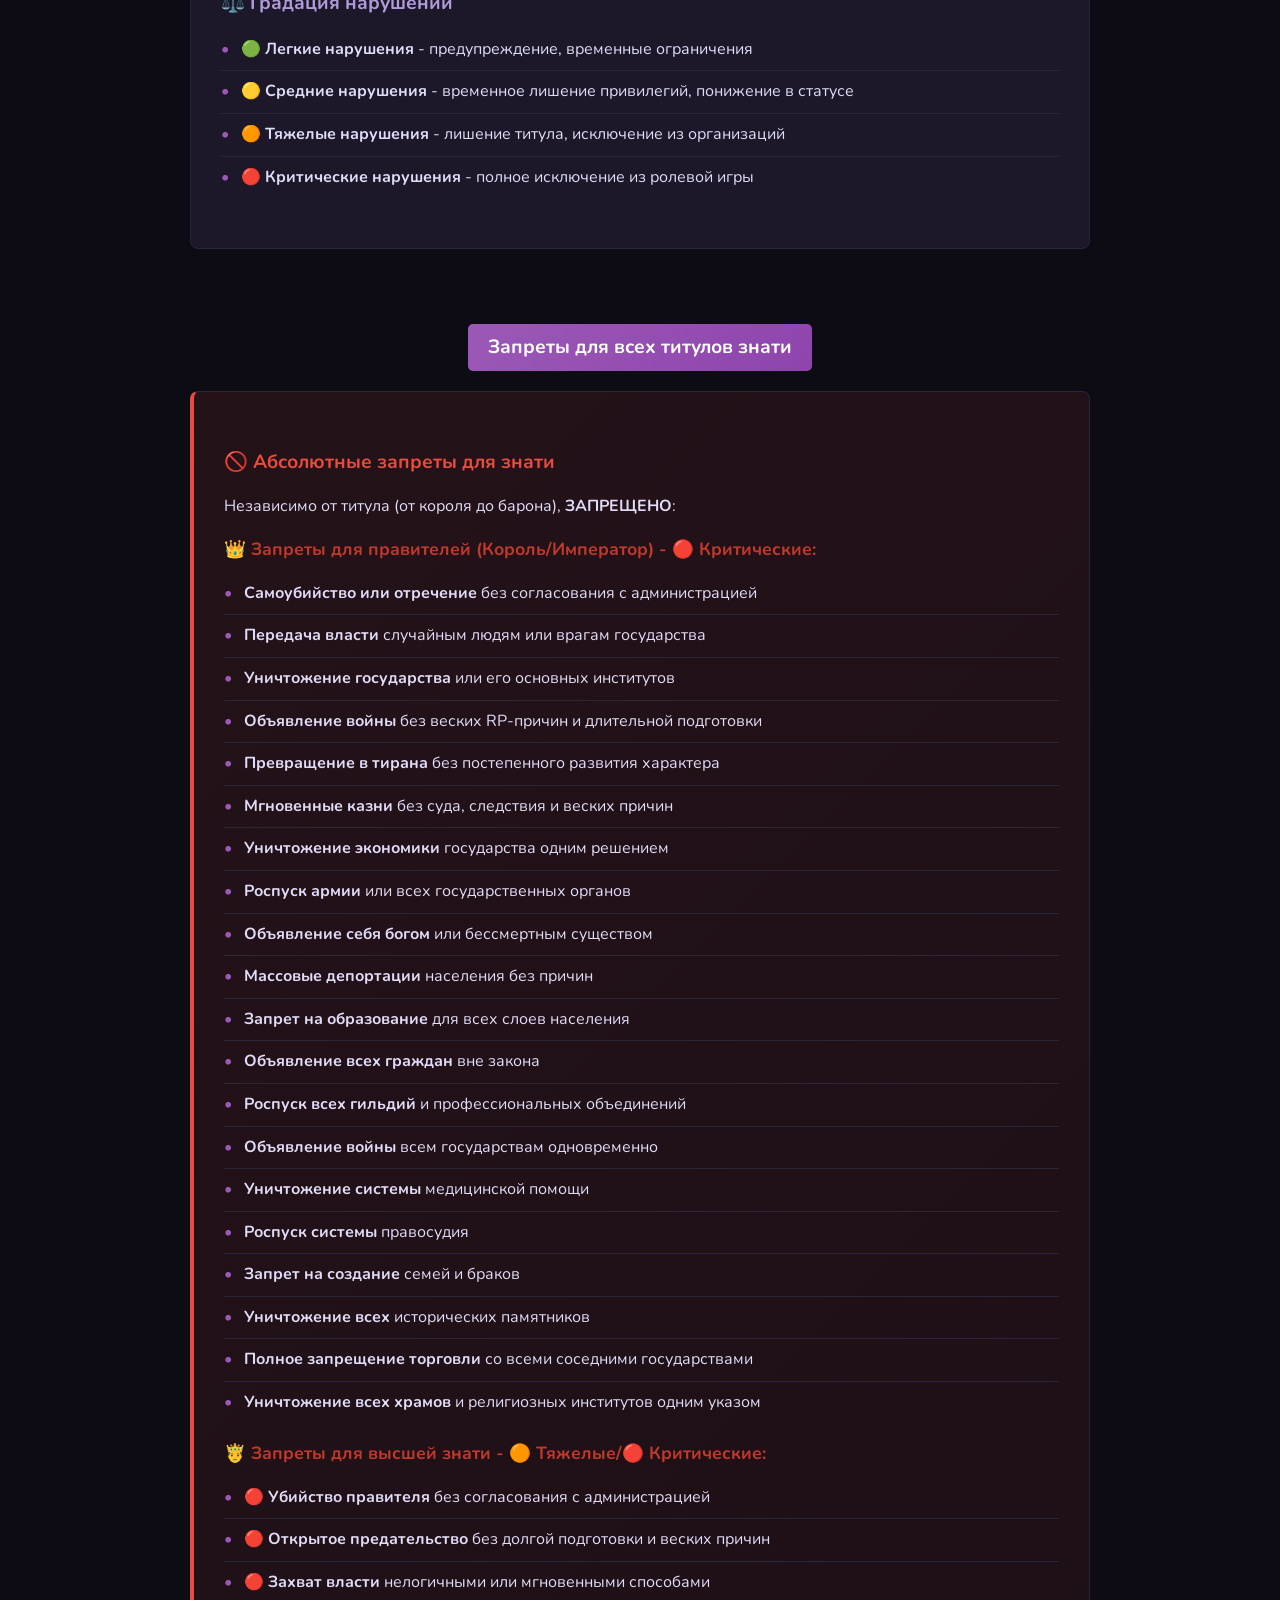
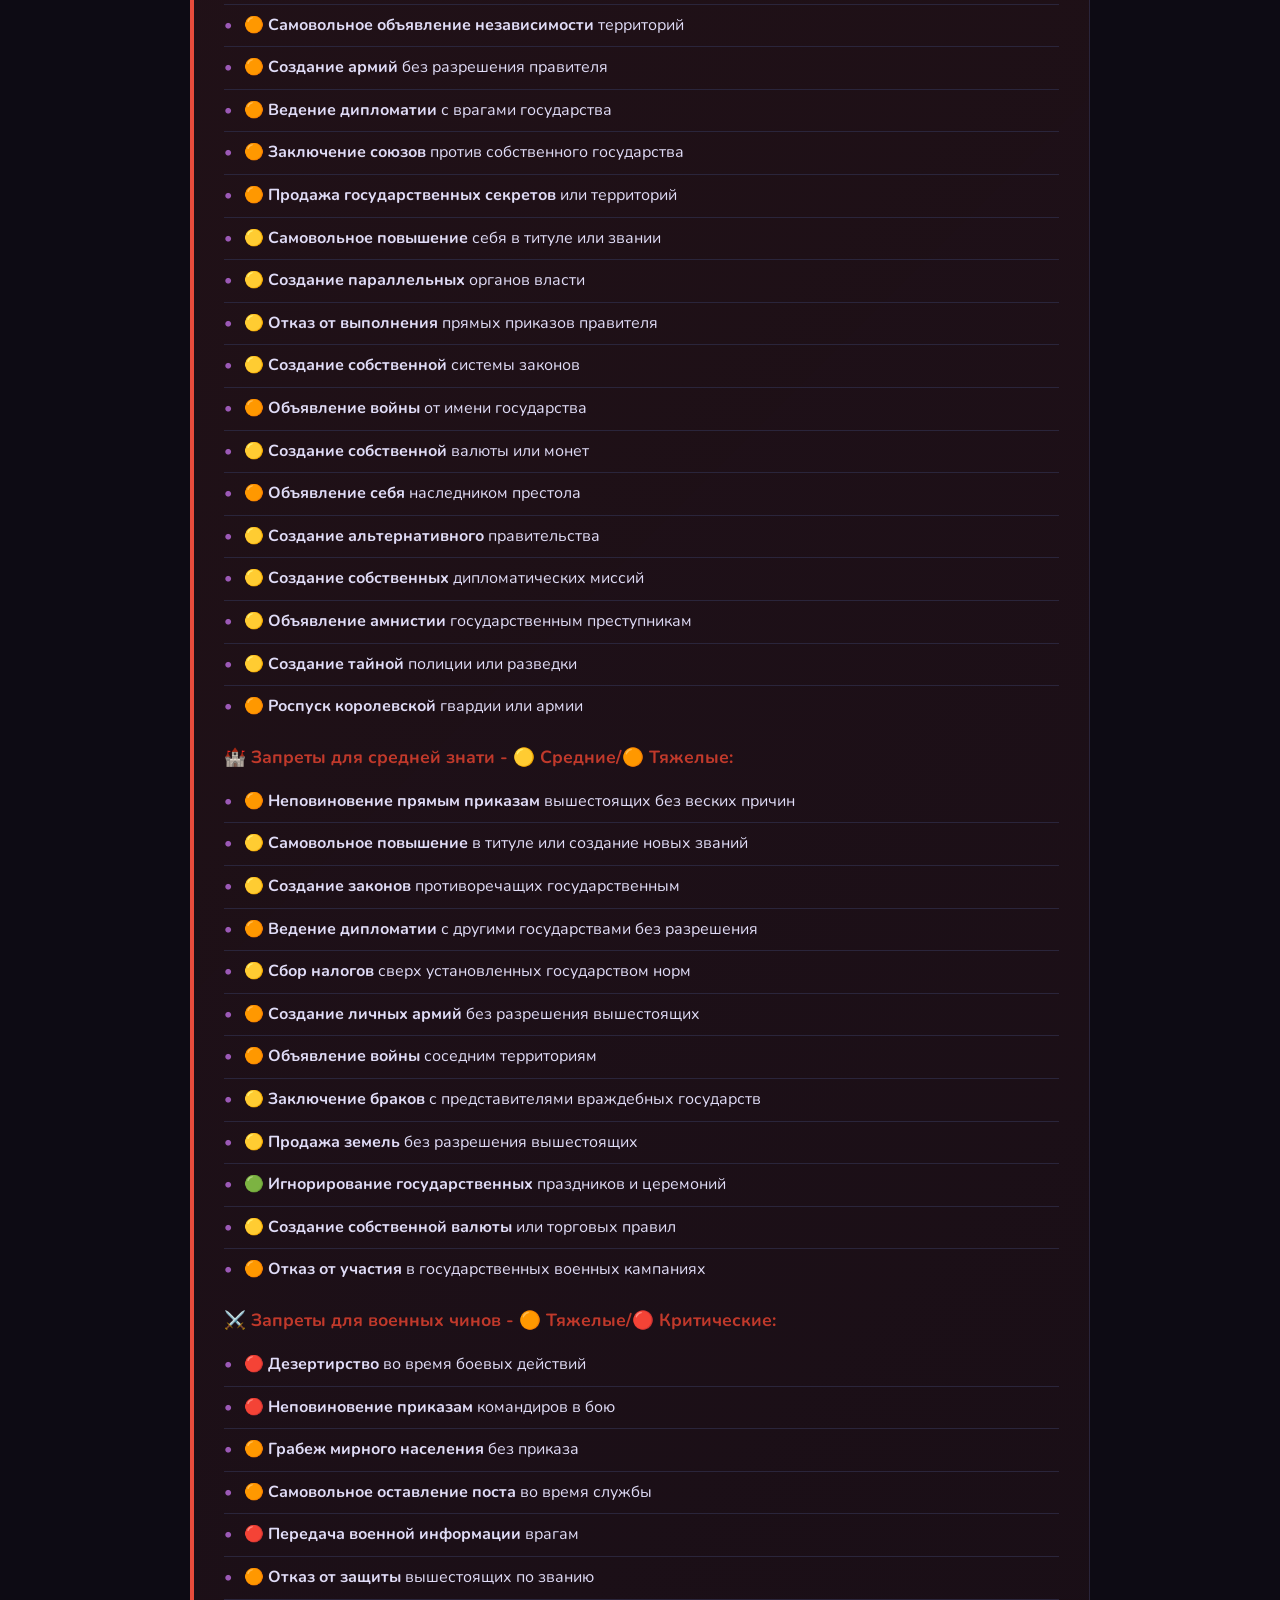
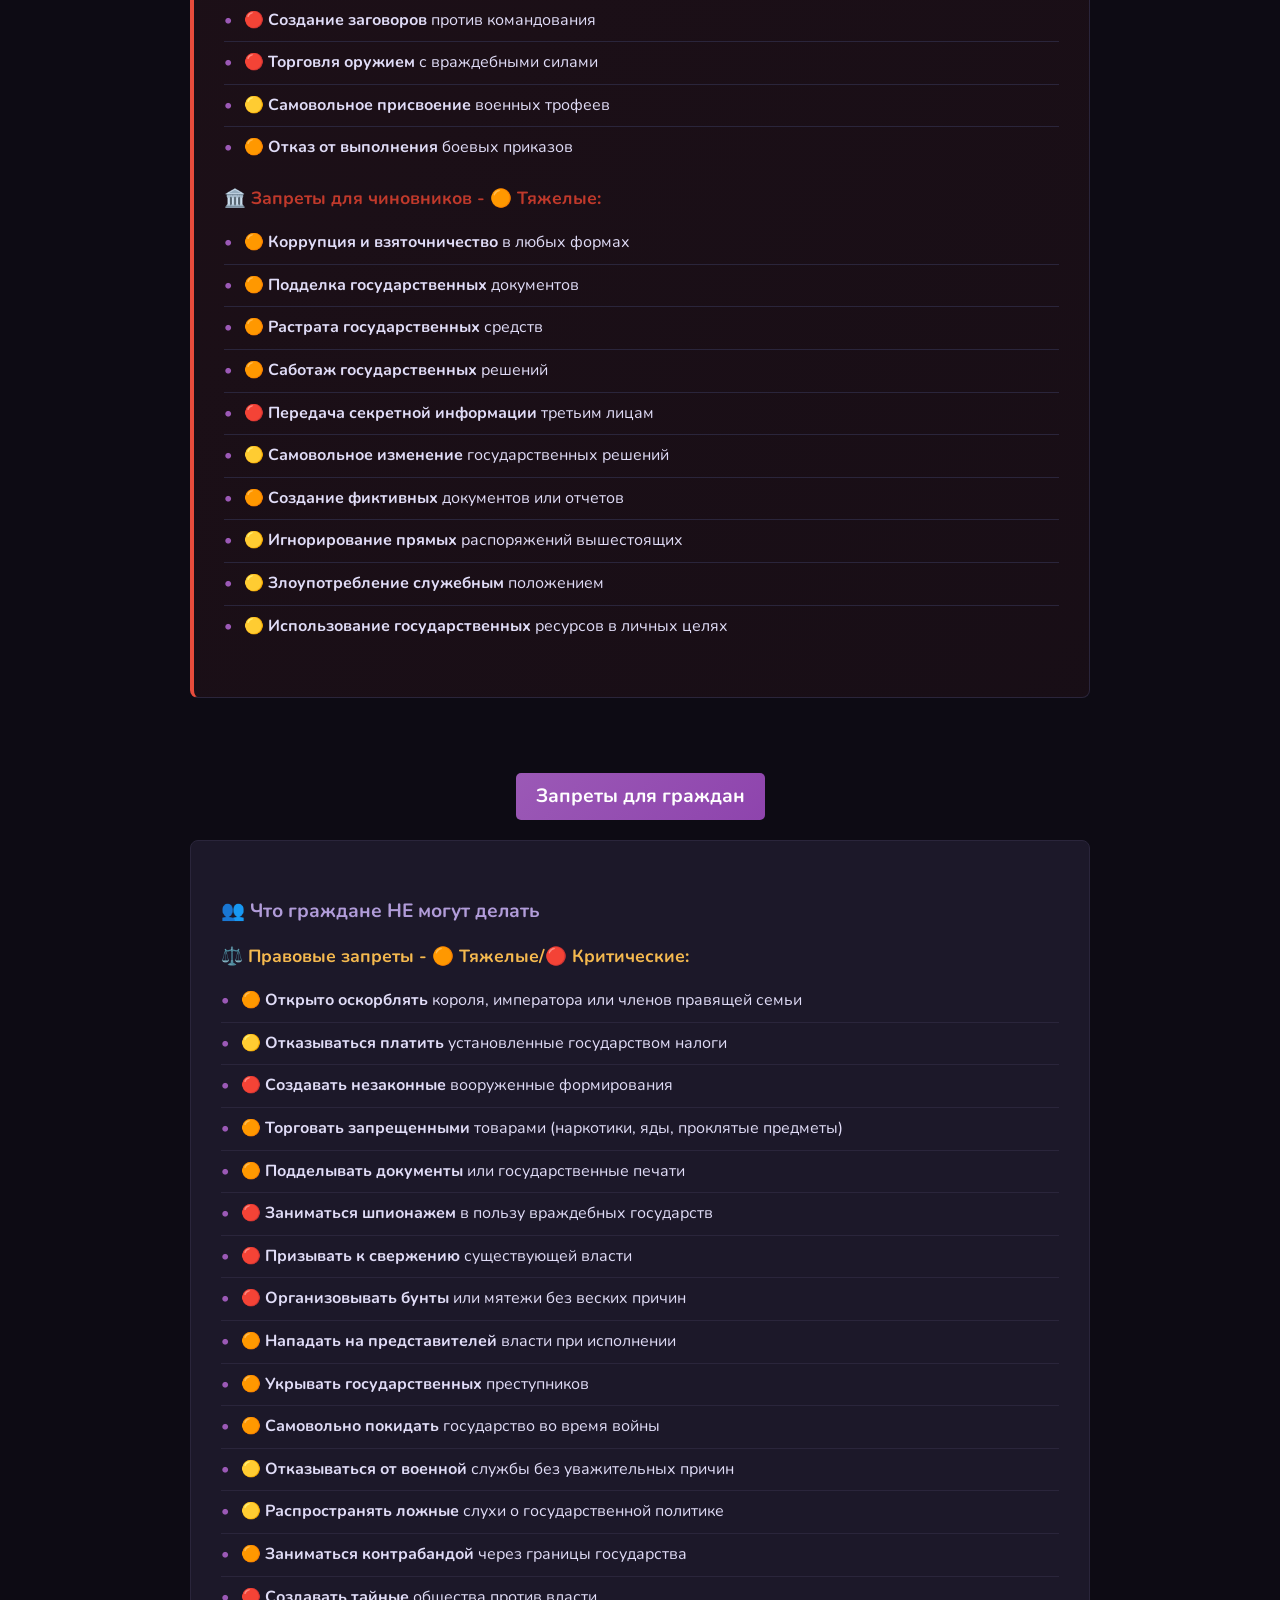
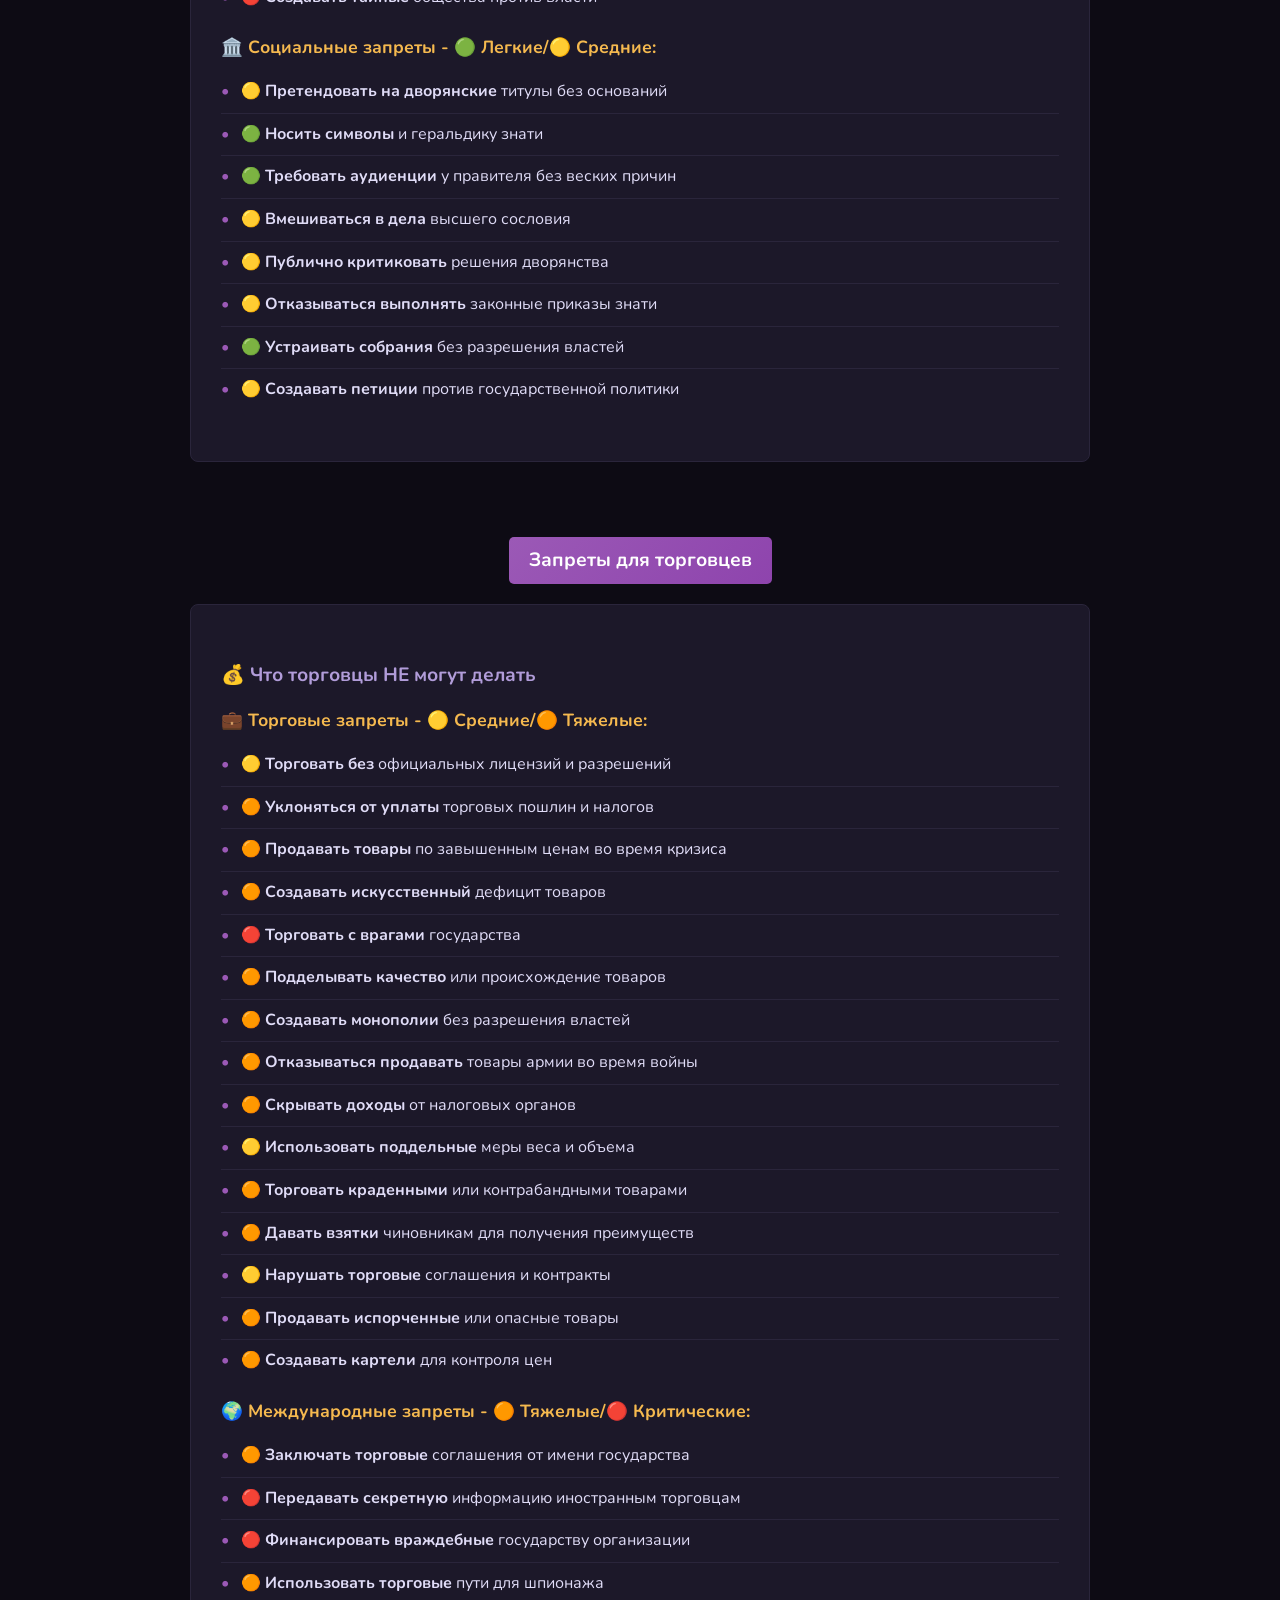
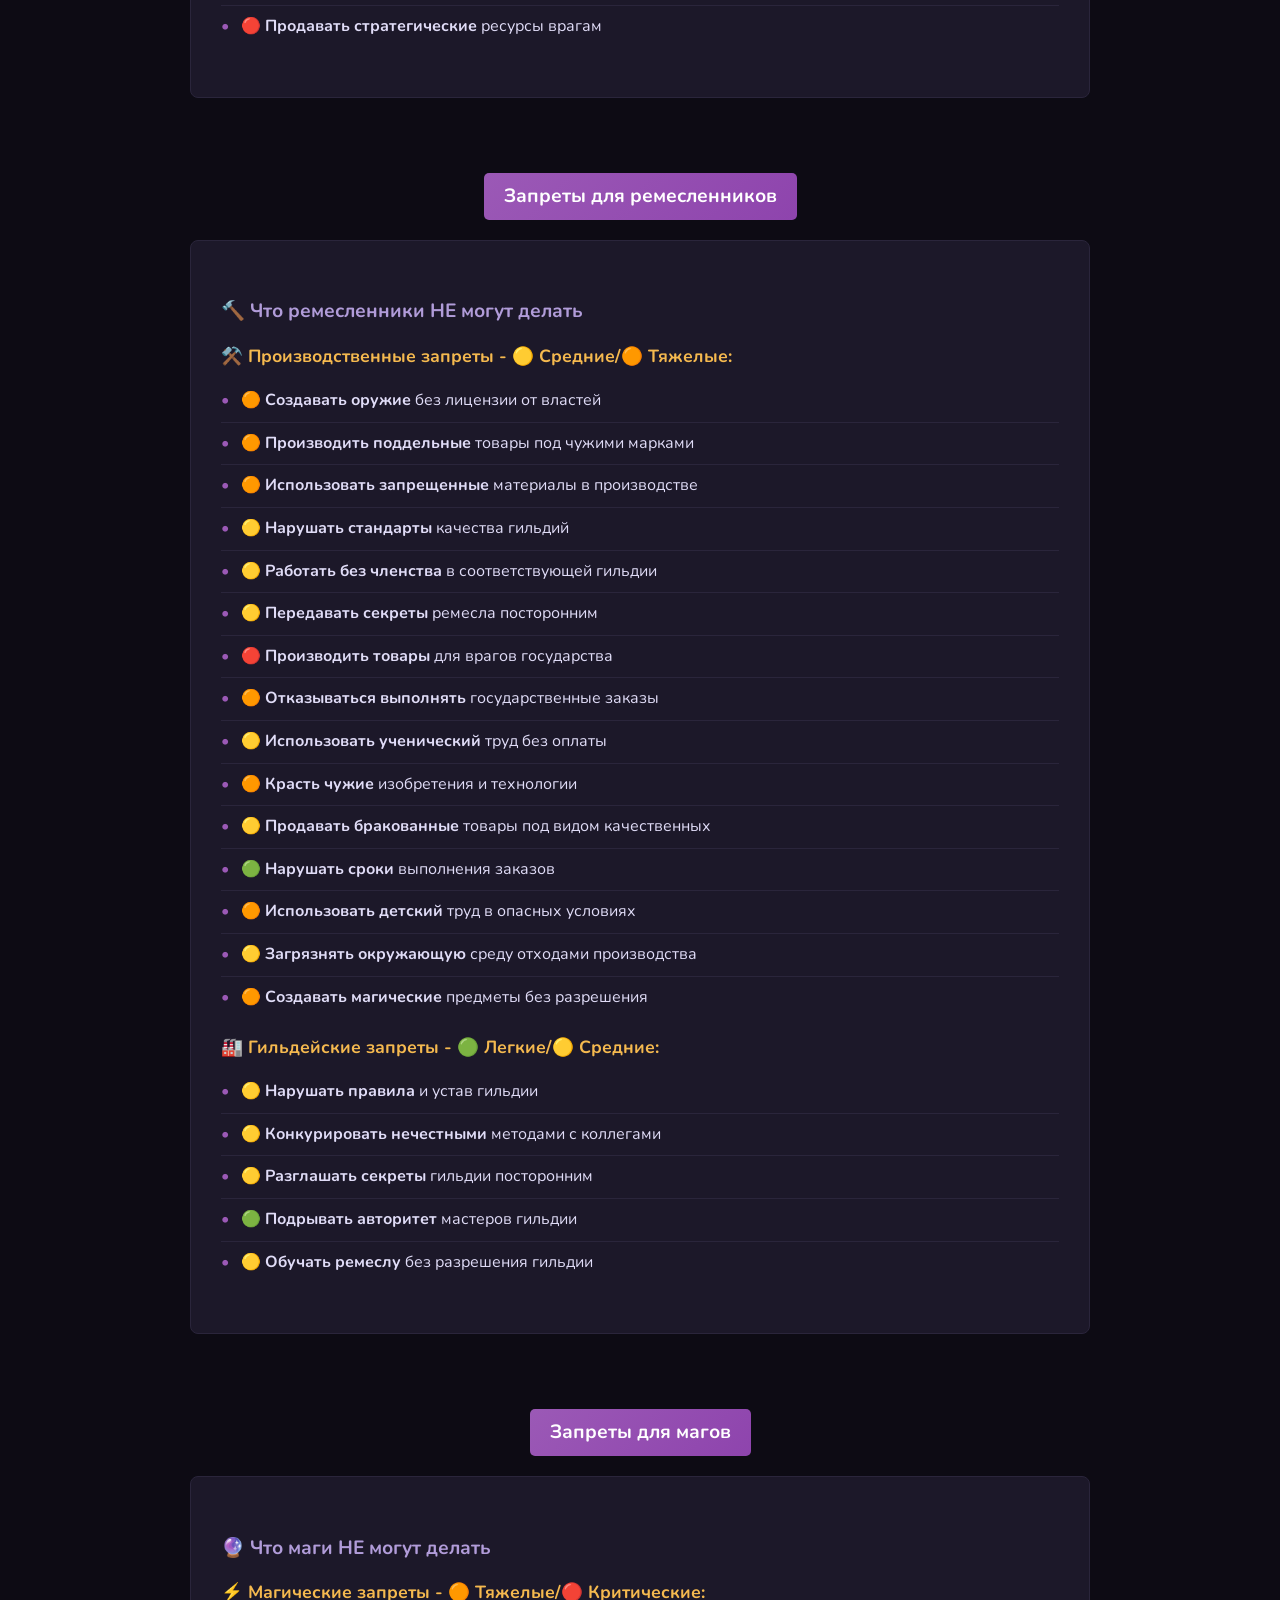
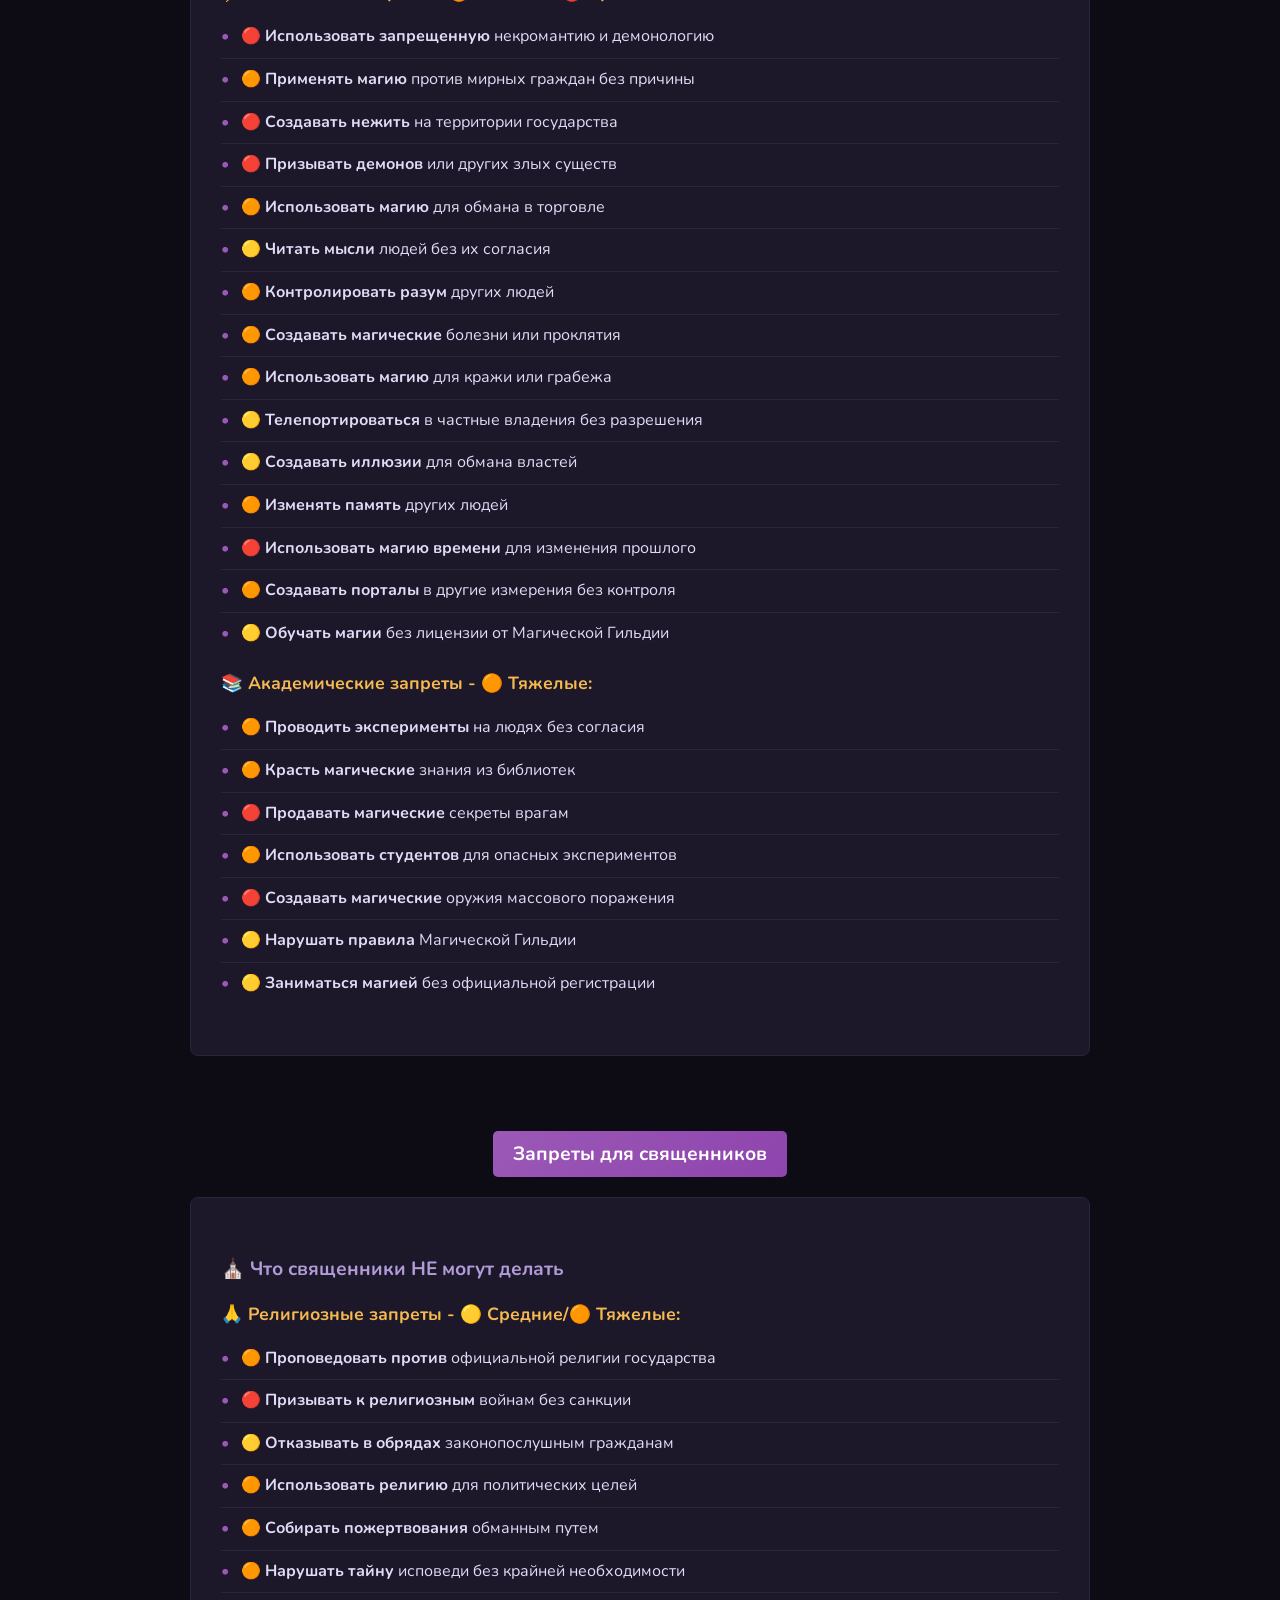
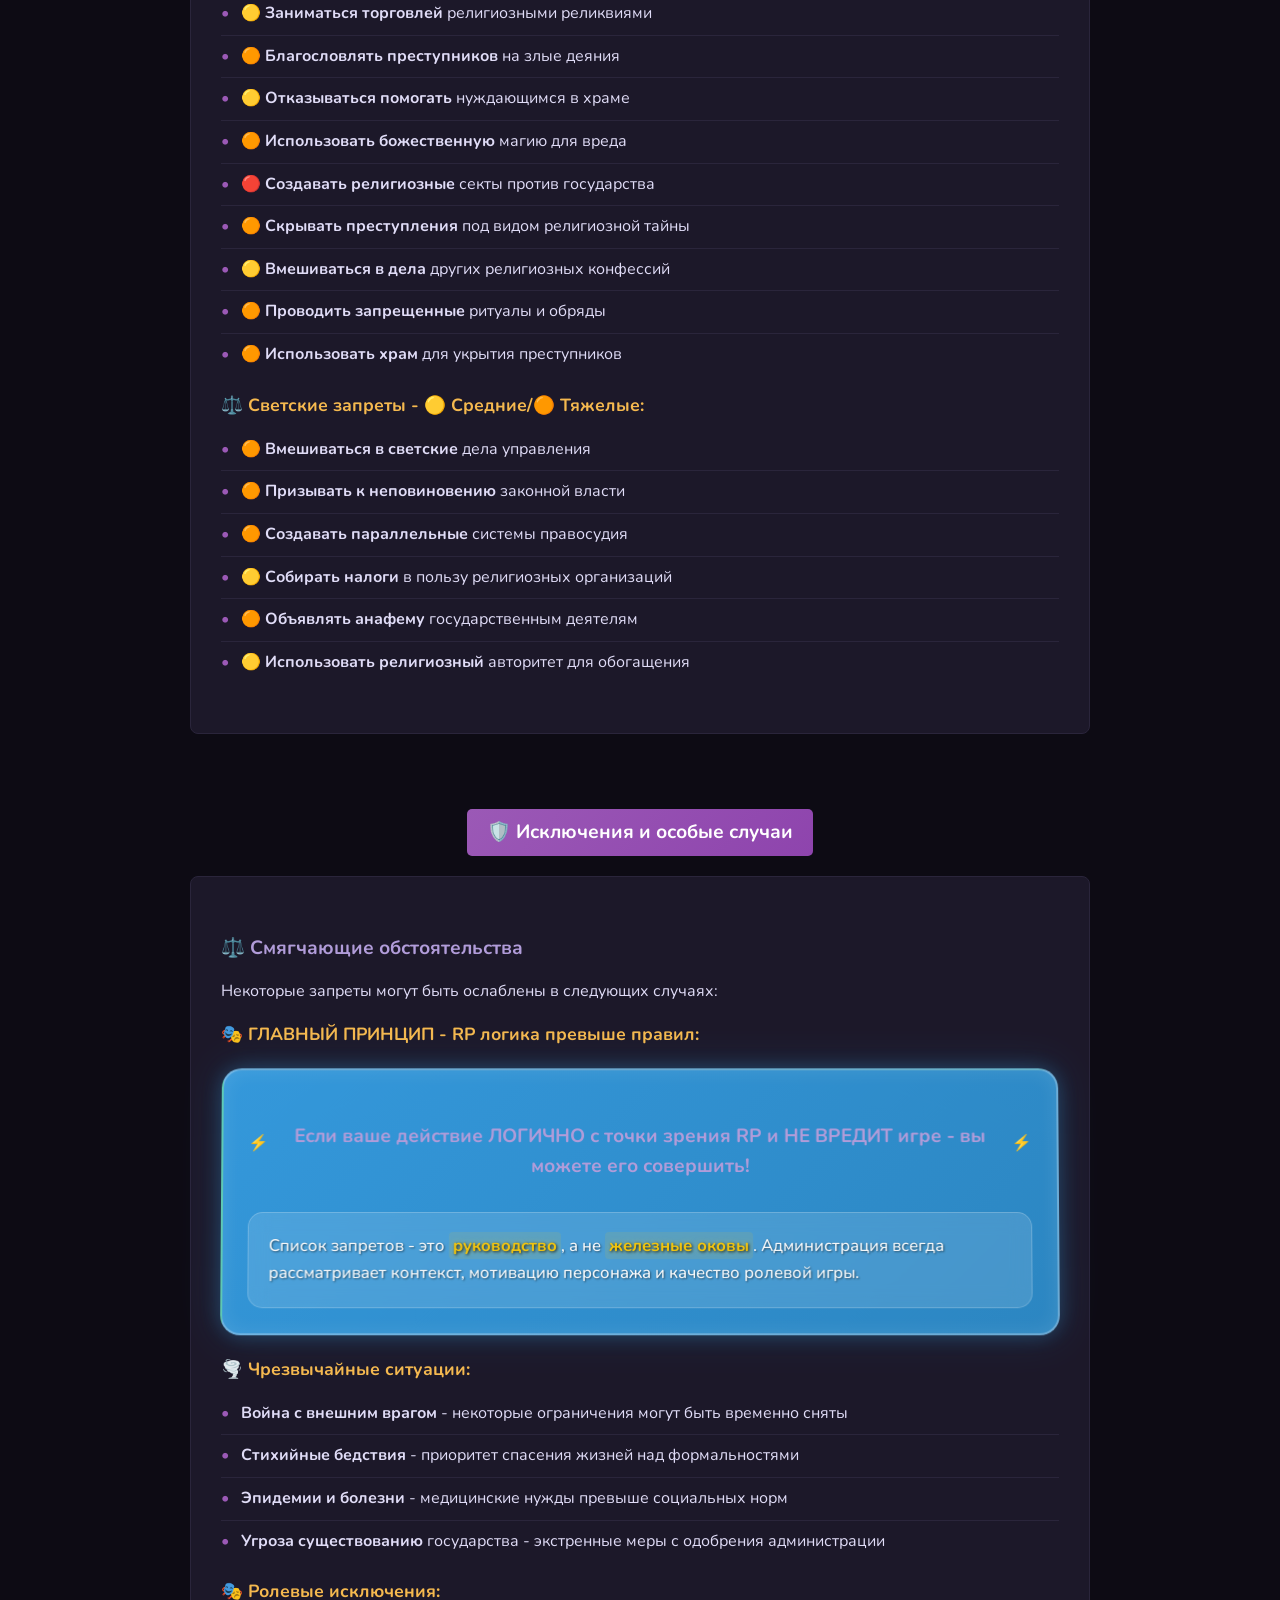
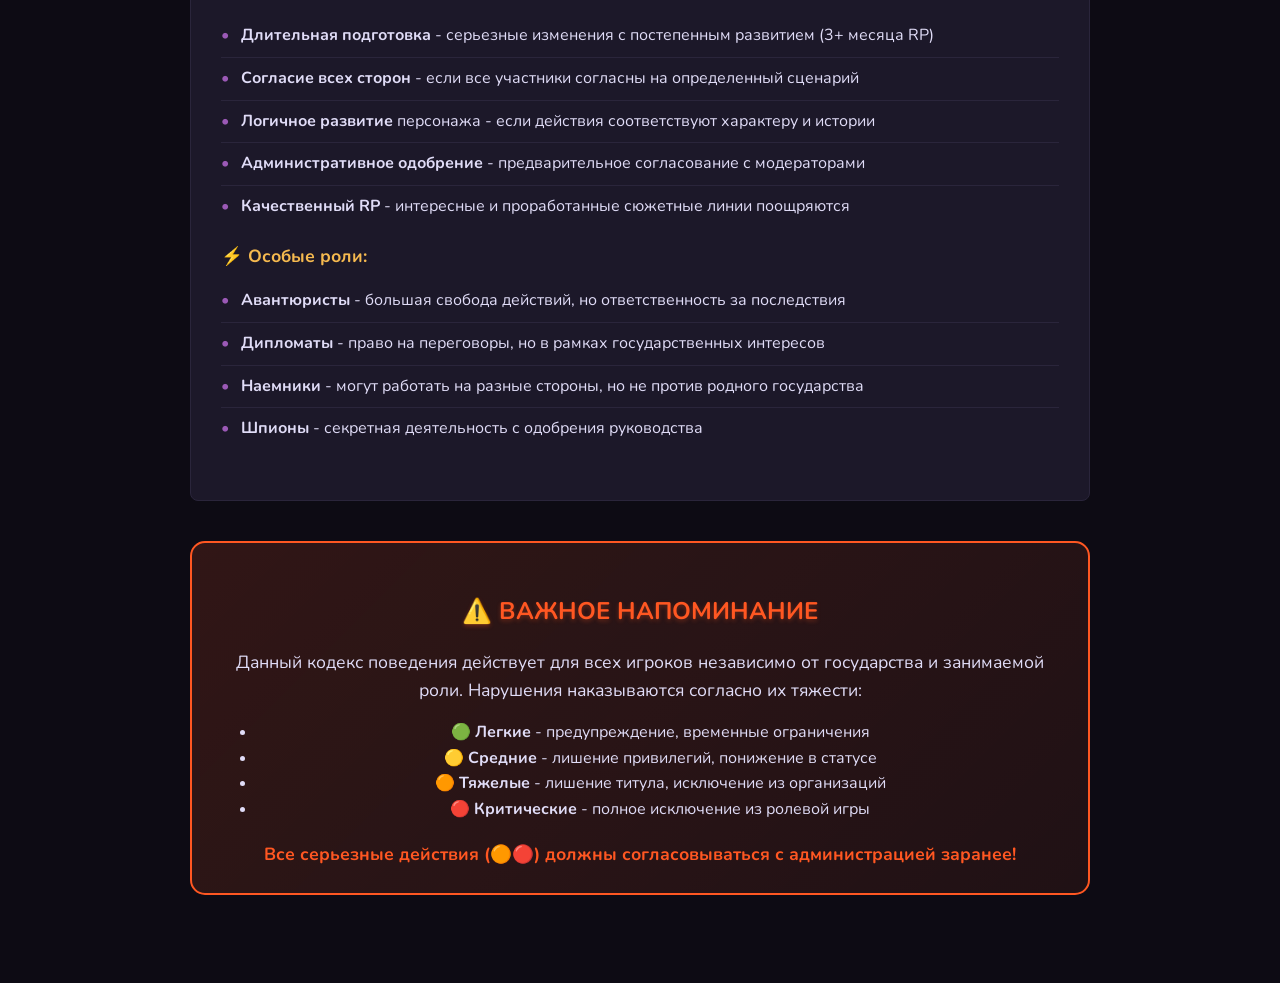
<file: non-rp-rules.html>
<!DOCTYPE html>
<html lang="ru">
<head>
    <meta charset="UTF-8">
    <meta name="viewport" content="width=device-width, initial-scale=1.0">
    <title>Правила Non-RP - MMORPG Overlord</title>
    <link rel="preconnect" href="https://fonts.googleapis.com">
    <link rel="preconnect" href="https://fonts.gstatic.com" crossorigin>
    <link href="https://fonts.googleapis.com/css2?family=Nunito:wght@400;700&display=swap" rel="stylesheet">
    <link rel="stylesheet" href="https://cdnjs.cloudflare.com/ajax/libs/font-awesome/6.0.0/css/all.min.css">
    <link rel="stylesheet" href="non-rp-style.css">
    <link rel="stylesheet" href="particles.css">
    <script src="non-rp-script.js" defer></script>
    <script src="particles.js" defer></script>
    <script src="audio-player.js" defer></script>
</head>
<body>

    <nav class="floating-nav" id="floatingNav">
        <div class="nav-toggle" id="navToggle">
            <span>📚</span>
            <span class="nav-text">Навигация</span>
        </div>
        <div class="nav-menu" id="navMenu">
            <div class="nav-item" data-target="main-title">📋 Заголовок</div>
            <div class="nav-item" data-target="zaprety-znati">🚫 Запреты знати</div>
            <div class="nav-item" data-target="zaprety-grazhdan">👥 Запреты граждан</div>
            <div class="nav-item" data-target="zaprety-torgovtsev">💰 Запреты торговцев</div>
            <div class="nav-item" data-target="zaprety-remeslennikov">🔨 Запреты ремесленников</div>
            <div class="nav-item" data-target="zaprety-magov">🔮 Запреты магов</div>
            <div class="nav-item" data-target="zaprety-svyashchennikov">⛪ Запреты священников</div>
            <div class="nav-item" data-target="isklyucheniya">🛡️ Исключения</div>
        </div>
    </nav>

    <!-- To Top Button -->
    <button class="to-top" onclick="window.scrollTo({ top: 0, behavior: 'smooth' });">⬆ Наверх</button>

    <button class="back-to-selection" onclick="location.href='game-main.html'">
        <span>🔙</span>
        <span class="back-text">К выбору</span>
    </button>

    <div class="reading-progress" id="readingProgress"></div>

    <div class="container">
        <div class="main-title" id="main-title">
            <div class="scroll-icon">📋</div>
            <h1>Кодекс поведения для всех ролей</h1>
            <div class="subtitle">Общие правила и ограничения для MMORPG-сервера "Overlord"</div>
        </div>

        <div class="intro-text">
            <p><strong>Внимание!</strong> Данные правила являются обязательными для всех игроков независимо от выбранного государства (Королевство Ре-Эсти или Империя Бахарут) и занимаемой роли. Нарушение данных правил влечет за собой игровые и административные наказания различной степени тяжести.</p>
        </div>

        <div class="center-title">
            <h2 class="section-title">📜 Общие принципы</h2>
        </div>

        <div class="rules-box principles-box">
            <div class="subsection">
                <h4>🎯 Основные принципы ролевой игры</h4>
                <ul>
                    <li><strong>Логичность действий</strong> - все поступки должны соответствовать характеру персонажа</li>
                    <li><strong>Соблюдение иерархии</strong> - уважение к социальной структуре мира</li>
                    <li><strong>Постепенное развитие</strong> - крупные изменения требуют времени и подготовки</li>
                    <li><strong>Согласование с администрацией</strong> - серьезные события требуют одобрения</li>
                    <li><strong>Уважение к другим игрокам</strong> - RP не должен портить игру другим</li>
                </ul>

                <h4>⭐ ВАЖНЕЙШЕЕ ПРАВИЛО - Приоритет RP логики</h4>
                <div class="ultimate-rule-box">
                    <div class="rule-header">
                        <span class="crown-icon">👑</span>
                        <h3>🎭 АДМИНИСТРАЦИЯ ОПИРАЕТСЯ ТОЛЬКО НА RP ЛОГИКУ!</h3>
                        <span class="crown-icon">👑</span>
                    </div>
                    
                    <div class="rule-content">
                        <div class="main-text">
                            <p class="highlight-text">Если действие <span class="super-highlight">НЕ ПРОТИВОРЕЧИТ</span> ролевой логике и <span class="super-highlight">МОЖЕТ БЫТЬ РЕАЛИЗОВАНО</span> в рамках игрового мира, то вы <span class="super-highlight">ИМЕЕТЕ ПРАВО</span> это делать, даже если это указано в списке запретов.</p>
                        </div>
                        
                        <div class="bottom-text">
                            <p class="golden-text">⚡ Формальные правила вторичны по отношению к нормам качественного RP! ⚡</p>
                        </div>
                    </div>
                    
                    <div class="rule-decoration">
                        <div class="sparkle">✨</div>
                        <div class="sparkle">⭐</div>
                        <div class="sparkle">✨</div>
                    </div>
                </div>

                <div class="collapsible-section">
                    <button class="collapsible-btn" onclick="toggleExamples()">
                        <span class="btn-icon">📚</span>
                        <span class="btn-text">ПРАКТИЧЕСКИЕ ПРИМЕРЫ применения главного правила</span>
                        <span class="btn-arrow">▼</span>
                    </button>
                    
                    <div class="collapsible-content" id="examples-content">
                        <div class="examples-container">
                            <div class="example-box positive">
                                <div class="example-header">
                                    <span class="example-icon">✅</span>
                                    <h5>РАЗРЕШЕНО - RP логика работает!</h5>
                                </div>
                                <div class="example-content">
                                    <div class="example-item">
                                        <strong>🏰 Ситуация:</strong> Король хочет лично участвовать в битве
                                        <br><strong>📋 Формальный запрет:</strong> "Король не может участвовать в сражениях"
                                        <br><strong>🎭 RP логика:</strong> Если это критическая битва за выживание королевства, король-воин может сражаться
                                        <br><strong>⚖️ Решение:</strong> <span class="allowed">РАЗРЕШЕНО</span> при наличии веских причин и качественного RP
                                    </div>
                                    
                                    <div class="example-item">
                                        <strong>💰 Ситуация:</strong> Граф хочет торговать с соседним королевством
                                        <br><strong>📋 Формальный запрет:</strong> "Знать не может заниматься торговлей"
                                        <br><strong>🎭 RP логика:</strong> Дипломатическая торговля для укрепления союза
                                        <br><strong>⚖️ Решение:</strong> <span class="allowed">РАЗРЕШЕНО</span> как часть дипломатической миссии
                                    </div>
                                    
                                    <div class="example-item">
                                        <strong>⚔️ Ситуация:</strong> Барон создает частную армию для защиты границ
                                        <br><strong>📋 Формальный запрет:</strong> "Знать не может содержать большие армии"
                                        <br><strong>🎭 RP логика:</strong> Угроза монстров требует дополнительной защиты
                                        <br><strong>⚖️ Решение:</strong> <span class="allowed">РАЗРЕШЕНО</span> с одобрения короля и при угрозе
                                    </div>
                                </div>
                            </div>

                            <div class="example-box negative">
                                <div class="example-header">
                                    <span class="example-icon">❌</span>
                                    <h5>ЗАПРЕЩЕНО - нарушает RP логику!</h5>
                                </div>
                                <div class="example-content">
                                    <div class="example-item">
                                        <strong>👑 Ситуация:</strong> Король хочет мгновенно изменить всю экономику
                                        <br><strong>🎭 Проблема RP:</strong> Нереалистично, нет постепенного развития
                                        <br><strong>⚖️ Решение:</strong> <span class="forbidden">ЗАПРЕЩЕНО</span> - нужна поэтапная реализация
                                    </div>
                                    
                                    <div class="example-item">
                                        <strong>🔮 Ситуация:</strong> Маг хочет воскресить всю армию одним заклинанием
                                        <br><strong>🎭 Проблема RP:</strong> Слишком мощно, нарушает баланс мира
                                        <br><strong>⚖️ Решение:</strong> <span class="forbidden">ЗАПРЕЩЕНО</span> - превышает возможности персонажа
                                    </div>
                                    
                                    <div class="example-item">
                                        <strong>💸 Ситуация:</strong> Купец хочет скупить все королевство за день
                                        <br><strong>🎭 Проблема RP:</strong> Нереалистично и портит игру другим
                                        <br><strong>⚖️ Решение:</strong> <span class="forbidden">ЗАПРЕЩЕНО</span> - вредит общему RP
                                    </div>
                                </div>
                            </div>

                            <div class="example-box neutral">
                                <div class="example-header">
                                    <span class="example-icon">🤔</span>
                                    <h5>ТРЕБУЕТ ОБСУЖДЕНИЯ - спорные случаи</h5>
                                </div>
                                <div class="example-content">
                                    <div class="example-item">
                                        <strong>⚖️ Ситуация:</strong> Принц хочет свергнуть отца-тирана
                                        <br><strong>🎭 RP сложность:</strong> Может быть логично, но затрагивает многих игроков
                                        <br><strong>⚖️ Решение:</strong> <span class="discuss">ОБСУЖДЕНИЕ</span> с администрацией и участниками
                                    </div>
                                    
                                    <div class="example-item">
                                        <strong>🏛️ Ситуация:</strong> Создание новой религии в королевстве
                                        <br><strong>🎭 RP сложность:</strong> Может быть интересно, но влияет на всех
                                        <br><strong>⚖️ Решение:</strong> <span class="discuss">ОБСУЖДЕНИЕ</span> глобальных изменений заранее
                                    </div>
                                </div>
                            </div>
                        </div>

                        <div class="key-principle">
                            <h4>🔑 КЛЮЧЕВОЙ ПРИНЦИП:</h4>
                            <p><strong>Если ваше действие:</strong></p>
                            <ul>
                                <li>✅ <strong>Логично</strong> для вашего персонажа</li>
                                <li>✅ <strong>Реалистично</strong> в рамках игрового мира</li>
                                <li>✅ <strong>Не вредит</strong> игре других участников</li>
                                <li>✅ <strong>Развивает</strong> интересный сюжет</li>
                            </ul>
                            <p class="conclusion"><strong>ТО ВЫ МОЖЕТЕ ЭТО ДЕЛАТЬ!</strong> 🎭✨</p>
                        </div>
                    </div>
                </div>

                <h4>📋 Как это работает на практике:</h4>
                <ul>
                    <li><strong>RP логика превыше всего</strong> - если действие логично для персонажа и мира, оно разрешено</li>
                    <li><strong>Постепенное развитие</strong> - даже "запрещенные" действия возможны при правильной подготовке</li>
                    <li><strong>Согласование с администрацией</strong> - обсуждайте спорные моменты заранее</li>
                    <li><strong>Качество RP</strong> - приоритет отдается интересному и логичному развитию сюжета</li>
                    <li><strong>Взаимное уважение</strong> - ваши действия не должны портить игру другим</li>
                </ul>

                <h4>⚖️ Градация нарушений</h4>
                <ul>
                    <li><strong>🟢 Легкие нарушения</strong> - предупреждение, временные ограничения</li>
                    <li><strong>🟡 Средние нарушения</strong> - временное лишение привилегий, понижение в статусе</li>
                    <li><strong>🟠 Тяжелые нарушения</strong> - лишение титула, исключение из организаций</li>
                    <li><strong>🔴 Критические нарушения</strong> - полное исключение из ролевой игры</li>
                </ul>
            </div>
        </div>

        <div class="center-title" id="zaprety-znati">
            <h2 class="section-title">Запреты для всех титулов знати</h2>
        </div>

        <div class="rules-box nobility-box">
            <div class="subsection">
                <h4>🚫 Абсолютные запреты для знати</h4>
                <p>Независимо от титула (от короля до барона), <strong>ЗАПРЕЩЕНО</strong>:</p>
                
                <h5>👑 Запреты для правителей (Король/Император) - 🔴 Критические:</h5>
                <ul>
                    <li><strong>Самоубийство или отречение</strong> без согласования с администрацией</li>
                    <li><strong>Передача власти</strong> случайным людям или врагам государства</li>
                    <li><strong>Уничтожение государства</strong> или его основных институтов</li>
                    <li><strong>Объявление войны</strong> без веских RP-причин и длительной подготовки</li>
                    <li><strong>Превращение в тирана</strong> без постепенного развития характера</li>
                    <li><strong>Мгновенные казни</strong> без суда, следствия и веских причин</li>
                    <li><strong>Уничтожение экономики</strong> государства одним решением</li>
                    <li><strong>Роспуск армии</strong> или всех государственных органов</li>
                    <li><strong>Объявление себя богом</strong> или бессмертным существом</li>
                    <li><strong>Массовые депортации</strong> населения без причин</li>
                    <li><strong>Запрет на образование</strong> для всех слоев населения</li>
                    <li><strong>Объявление всех граждан</strong> вне закона</li>
                    <li><strong>Роспуск всех гильдий</strong> и профессиональных объединений</li>
                    <li><strong>Объявление войны</strong> всем государствам одновременно</li>
                    <li><strong>Уничтожение системы</strong> медицинской помощи</li>
                    <li><strong>Роспуск системы</strong> правосудия</li>
                    <li><strong>Запрет на создание</strong> семей и браков</li>
                    <li><strong>Уничтожение всех</strong> исторических памятников</li>
                    <li><strong>Полное запрещение торговли</strong> со всеми соседними государствами</li>
                    <li><strong>Уничтожение всех храмов</strong> и религиозных институтов одним указом</li>
                </ul>

                <h5>🤴 Запреты для высшей знати - 🟠 Тяжелые/🔴 Критические:</h5>
                <ul>
                    <li><strong>🔴 Убийство правителя</strong> без согласования с администрацией</li>
                    <li><strong>🔴 Открытое предательство</strong> без долгой подготовки и веских причин</li>
                    <li><strong>🔴 Захват власти</strong> нелогичными или мгновенными способами</li>
                    <li><strong>🟠 Самовольное объявление независимости</strong> территорий</li>
                    <li><strong>🟠 Создание армий</strong> без разрешения правителя</li>
                    <li><strong>🟠 Ведение дипломатии</strong> с врагами государства</li>
                    <li><strong>🟠 Заключение союзов</strong> против собственного государства</li>
                    <li><strong>🟠 Продажа государственных секретов</strong> или территорий</li>
                    <li><strong>🟡 Самовольное повышение</strong> себя в титуле или звании</li>
                    <li><strong>🟡 Создание параллельных</strong> органов власти</li>
                    <li><strong>🟡 Отказ от выполнения</strong> прямых приказов правителя</li>
                    <li><strong>🟡 Создание собственной</strong> системы законов</li>
                    <li><strong>🟠 Объявление войны</strong> от имени государства</li>
                    <li><strong>🟡 Создание собственной</strong> валюты или монет</li>
                    <li><strong>🟠 Объявление себя</strong> наследником престола</li>
                    <li><strong>🟡 Создание альтернативного</strong> правительства</li>
                    <li><strong>🟡 Создание собственных</strong> дипломатических миссий</li>
                    <li><strong>🟡 Объявление амнистии</strong> государственным преступникам</li>
                    <li><strong>🟡 Создание тайной</strong> полиции или разведки</li>
                    <li><strong>🟠 Роспуск королевской</strong> гвардии или армии</li>
                </ul>

                <h5>🏰 Запреты для средней знати - 🟡 Средние/🟠 Тяжелые:</h5>
                <ul>
                    <li><strong>🟠 Неповиновение прямым приказам</strong> вышестоящих без веских причин</li>
                    <li><strong>🟡 Самовольное повышение</strong> в титуле или создание новых званий</li>
                    <li><strong>🟡 Создание законов</strong> противоречащих государственным</li>
                    <li><strong>🟠 Ведение дипломатии</strong> с другими государствами без разрешения</li>
                    <li><strong>🟡 Сбор налогов</strong> сверх установленных государством норм</li>
                    <li><strong>🟠 Создание личных армий</strong> без разрешения вышестоящих</li>
                    <li><strong>🟠 Объявление войны</strong> соседним территориям</li>
                    <li><strong>🟡 Заключение браков</strong> с представителями враждебных государств</li>
                    <li><strong>🟡 Продажа земель</strong> без разрешения вышестоящих</li>
                    <li><strong>🟢 Игнорирование государственных</strong> праздников и церемоний</li>
                    <li><strong>🟡 Создание собственной валюты</strong> или торговых правил</li>
                    <li><strong>🟠 Отказ от участия</strong> в государственных военных кампаниях</li>
                </ul>

                <h5>⚔️ Запреты для военных чинов - 🟠 Тяжелые/🔴 Критические:</h5>
                <ul>
                    <li><strong>🔴 Дезертирство</strong> во время боевых действий</li>
                    <li><strong>🔴 Неповиновение приказам</strong> командиров в бою</li>
                    <li><strong>🟠 Грабеж мирного населения</strong> без приказа</li>
                    <li><strong>🟠 Самовольное оставление поста</strong> во время службы</li>
                    <li><strong>🔴 Передача военной информации</strong> врагам</li>
                    <li><strong>🟠 Отказ от защиты</strong> вышестоящих по званию</li>
                    <li><strong>🔴 Создание заговоров</strong> против командования</li>
                    <li><strong>🔴 Торговля оружием</strong> с враждебными силами</li>
                    <li><strong>🟡 Самовольное присвоение</strong> военных трофеев</li>
                    <li><strong>🟠 Отказ от выполнения</strong> боевых приказов</li>
                </ul>

                <h5>🏛️ Запреты для чиновников - 🟠 Тяжелые:</h5>
                <ul>
                    <li><strong>🟠 Коррупция и взяточничество</strong> в любых формах</li>
                    <li><strong>🟠 Подделка государственных</strong> документов</li>
                    <li><strong>🟠 Растрата государственных</strong> средств</li>
                    <li><strong>🟠 Саботаж государственных</strong> решений</li>
                    <li><strong>🔴 Передача секретной информации</strong> третьим лицам</li>
                    <li><strong>🟡 Самовольное изменение</strong> государственных решений</li>
                    <li><strong>🟠 Создание фиктивных</strong> документов или отчетов</li>
                    <li><strong>🟡 Игнорирование прямых</strong> распоряжений вышестоящих</li>
                    <li><strong>🟡 Злоупотребление служебным</strong> положением</li>
                    <li><strong>🟡 Использование государственных</strong> ресурсов в личных целях</li>
                </ul>
            </div>
        </div>

        <div class="center-title" id="zaprety-grazhdan">
            <h2 class="section-title">Запреты для граждан</h2>
        </div>

        <div class="rules-box citizen-box">
            <div class="subsection">
                <h4>👥 Что граждане НЕ могут делать</h4>
                
                <h5>⚖️ Правовые запреты - 🟠 Тяжелые/🔴 Критические:</h5>
                <ul>
                    <li><strong>🟠 Открыто оскорблять</strong> короля, императора или членов правящей семьи</li>
                    <li><strong>🟡 Отказываться платить</strong> установленные государством налоги</li>
                    <li><strong>🔴 Создавать незаконные</strong> вооруженные формирования</li>
                    <li><strong>🟠 Торговать запрещенными</strong> товарами (наркотики, яды, проклятые предметы)</li>
                    <li><strong>🟠 Подделывать документы</strong> или государственные печати</li>
                    <li><strong>🔴 Заниматься шпионажем</strong> в пользу враждебных государств</li>
                    <li><strong>🔴 Призывать к свержению</strong> существующей власти</li>
                    <li><strong>🔴 Организовывать бунты</strong> или мятежи без веских причин</li>
                    <li><strong>🟠 Нападать на представителей</strong> власти при исполнении</li>
                    <li><strong>🟠 Укрывать государственных</strong> преступников</li>
                    <li><strong>🟠 Самовольно покидать</strong> государство во время войны</li>
                    <li><strong>🟡 Отказываться от военной</strong> службы без уважительных причин</li>
                    <li><strong>🟡 Распространять ложные</strong> слухи о государственной политике</li>
                    <li><strong>🟠 Заниматься контрабандой</strong> через границы государства</li>
                    <li><strong>🔴 Создавать тайные</strong> общества против власти</li>
                </ul>

                <h5>🏛️ Социальные запреты - 🟢 Легкие/🟡 Средние:</h5>
                <ul>
                    <li><strong>🟡 Претендовать на дворянские</strong> титулы без оснований</li>
                    <li><strong>🟢 Носить символы</strong> и геральдику знати</li>
                    <li><strong>🟢 Требовать аудиенции</strong> у правителя без веских причин</li>
                    <li><strong>🟡 Вмешиваться в дела</strong> высшего сословия</li>
                    <li><strong>🟡 Публично критиковать</strong> решения дворянства</li>
                    <li><strong>🟡 Отказываться выполнять</strong> законные приказы знати</li>
                    <li><strong>🟢 Устраивать собрания</strong> без разрешения властей</li>
                    <li><strong>🟡 Создавать петиции</strong> против государственной политики</li>
                </ul>
            </div>
        </div>

        <div class="center-title" id="zaprety-torgovtsev">
            <h2 class="section-title">Запреты для торговцев</h2>
        </div>

        <div class="rules-box merchant-box">
            <div class="subsection">
                <h4>💰 Что торговцы НЕ могут делать</h4>
                
                <h5>💼 Торговые запреты - 🟡 Средние/🟠 Тяжелые:</h5>
                <ul>
                    <li><strong>🟡 Торговать без</strong> официальных лицензий и разрешений</li>
                    <li><strong>🟠 Уклоняться от уплаты</strong> торговых пошлин и налогов</li>
                    <li><strong>🟠 Продавать товары</strong> по завышенным ценам во время кризиса</li>
                    <li><strong>🟠 Создавать искусственный</strong> дефицит товаров</li>
                    <li><strong>🔴 Торговать с врагами</strong> государства</li>
                    <li><strong>🟠 Подделывать качество</strong> или происхождение товаров</li>
                    <li><strong>🟠 Создавать монополии</strong> без разрешения властей</li>
                    <li><strong>🟠 Отказываться продавать</strong> товары армии во время войны</li>
                    <li><strong>🟠 Скрывать доходы</strong> от налоговых органов</li>
                    <li><strong>🟡 Использовать поддельные</strong> меры веса и объема</li>
                    <li><strong>🟠 Торговать краденными</strong> или контрабандными товарами</li>
                    <li><strong>🟠 Давать взятки</strong> чиновникам для получения преимуществ</li>
                    <li><strong>🟡 Нарушать торговые</strong> соглашения и контракты</li>
                    <li><strong>🟠 Продавать испорченные</strong> или опасные товары</li>
                    <li><strong>🟠 Создавать картели</strong> для контроля цен</li>
                </ul>

                <h5>🌍 Международные запреты - 🟠 Тяжелые/🔴 Критические:</h5>
                <ul>
                    <li><strong>🟠 Заключать торговые</strong> соглашения от имени государства</li>
                    <li><strong>🔴 Передавать секретную</strong> информацию иностранным торговцам</li>
                    <li><strong>🔴 Финансировать враждебные</strong> государству организации</li>
                    <li><strong>🟠 Использовать торговые</strong> пути для шпионажа</li>
                    <li><strong>🔴 Продавать стратегические</strong> ресурсы врагам</li>
                </ul>
            </div>
        </div>

        <div class="center-title" id="zaprety-remeslennikov">
            <h2 class="section-title">Запреты для ремесленников</h2>
        </div>

        <div class="rules-box craftsman-box">
            <div class="subsection">
                <h4>🔨 Что ремесленники НЕ могут делать</h4>
                
                <h5>⚒️ Производственные запреты - 🟡 Средние/🟠 Тяжелые:</h5>
                <ul>
                    <li><strong>🟠 Создавать оружие</strong> без лицензии от властей</li>
                    <li><strong>🟠 Производить поддельные</strong> товары под чужими марками</li>
                    <li><strong>🟠 Использовать запрещенные</strong> материалы в производстве</li>
                    <li><strong>🟡 Нарушать стандарты</strong> качества гильдий</li>
                    <li><strong>🟡 Работать без членства</strong> в соответствующей гильдии</li>
                    <li><strong>🟡 Передавать секреты</strong> ремесла посторонним</li>
                    <li><strong>🔴 Производить товары</strong> для врагов государства</li>
                    <li><strong>🟠 Отказываться выполнять</strong> государственные заказы</li>
                    <li><strong>🟡 Использовать ученический</strong> труд без оплаты</li>
                    <li><strong>🟠 Красть чужие</strong> изобретения и технологии</li>
                    <li><strong>🟡 Продавать бракованные</strong> товары под видом качественных</li>
                    <li><strong>🟢 Нарушать сроки</strong> выполнения заказов</li>
                    <li><strong>🟠 Использовать детский</strong> труд в опасных условиях</li>
                    <li><strong>🟡 Загрязнять окружающую</strong> среду отходами производства</li>
                    <li><strong>🟠 Создавать магические</strong> предметы без разрешения</li>
                </ul>

                <h5>🏭 Гильдейские запреты - 🟢 Легкие/🟡 Средние:</h5>
                <ul>
                    <li><strong>🟡 Нарушать правила</strong> и устав гильдии</li>
                    <li><strong>🟡 Конкурировать нечестными</strong> методами с коллегами</li>
                    <li><strong>🟡 Разглашать секреты</strong> гильдии посторонним</li>
                    <li><strong>🟢 Подрывать авторитет</strong> мастеров гильдии</li>
                    <li><strong>🟡 Обучать ремеслу</strong> без разрешения гильдии</li>
                </ul>
            </div>
        </div>

        <div class="center-title" id="zaprety-magov">
            <h2 class="section-title">Запреты для магов</h2>
        </div>

        <div class="rules-box mage-box">
            <div class="subsection">
                <h4>🔮 Что маги НЕ могут делать</h4>
                
                <h5>⚡ Магические запреты - 🟠 Тяжелые/🔴 Критические:</h5>
                <ul>
                    <li><strong>🔴 Использовать запрещенную</strong> некромантию и демонологию</li>
                    <li><strong>🟠 Применять магию</strong> против мирных граждан без причины</li>
                    <li><strong>🔴 Создавать нежить</strong> на территории государства</li>
                    <li><strong>🔴 Призывать демонов</strong> или других злых существ</li>
                    <li><strong>🟠 Использовать магию</strong> для обмана в торговле</li>
                    <li><strong>🟡 Читать мысли</strong> людей без их согласия</li>
                    <li><strong>🟠 Контролировать разум</strong> других людей</li>
                    <li><strong>🟠 Создавать магические</strong> болезни или проклятия</li>
                    <li><strong>🟠 Использовать магию</strong> для кражи или грабежа</li>
                    <li><strong>🟡 Телепортироваться</strong> в частные владения без разрешения</li>
                    <li><strong>🟡 Создавать иллюзии</strong> для обмана властей</li>
                    <li><strong>🟠 Изменять память</strong> других людей</li>
                    <li><strong>🔴 Использовать магию времени</strong> для изменения прошлого</li>
                    <li><strong>🟠 Создавать порталы</strong> в другие измерения без контроля</li>
                    <li><strong>🟡 Обучать магии</strong> без лицензии от Магической Гильдии</li>
                </ul>

                <h5>📚 Академические запреты - 🟠 Тяжелые:</h5>
                <ul>
                    <li><strong>🟠 Проводить эксперименты</strong> на людях без согласия</li>
                    <li><strong>🟠 Красть магические</strong> знания из библиотек</li>
                    <li><strong>🔴 Продавать магические</strong> секреты врагам</li>
                    <li><strong>🟠 Использовать студентов</strong> для опасных экспериментов</li>
                    <li><strong>🔴 Создавать магические</strong> оружия массового поражения</li>
                    <li><strong>🟡 Нарушать правила</strong> Магической Гильдии</li>
                    <li><strong>🟡 Заниматься магией</strong> без официальной регистрации</li>
                </ul>
            </div>
        </div>

        <div class="center-title" id="zaprety-svyashchennikov">
            <h2 class="section-title">Запреты для священников</h2>
        </div>

        <div class="rules-box priest-box">
            <div class="subsection">
                <h4>⛪ Что священники НЕ могут делать</h4>
                
                <h5>🙏 Религиозные запреты - 🟡 Средние/🟠 Тяжелые:</h5>
                <ul>
                    <li><strong>🟠 Проповедовать против</strong> официальной религии государства</li>
                    <li><strong>🔴 Призывать к религиозным</strong> войнам без санкции</li>
                    <li><strong>🟡 Отказывать в обрядах</strong> законопослушным гражданам</li>
                    <li><strong>🟠 Использовать религию</strong> для политических целей</li>
                    <li><strong>🟠 Собирать пожертвования</strong> обманным путем</li>
                    <li><strong>🟠 Нарушать тайну</strong> исповеди без крайней необходимости</li>
                    <li><strong>🟡 Заниматься торговлей</strong> религиозными реликвиями</li>
                    <li><strong>🟠 Благословлять преступников</strong> на злые деяния</li>
                    <li><strong>🟡 Отказываться помогать</strong> нуждающимся в храме</li>
                    <li><strong>🟠 Использовать божественную</strong> магию для вреда</li>
                    <li><strong>🔴 Создавать религиозные</strong> секты против государства</li>
                    <li><strong>🟠 Скрывать преступления</strong> под видом религиозной тайны</li>
                    <li><strong>🟡 Вмешиваться в дела</strong> других религиозных конфессий</li>
                    <li><strong>🟠 Проводить запрещенные</strong> ритуалы и обряды</li>
                    <li><strong>🟠 Использовать храм</strong> для укрытия преступников</li>
                </ul>

                <h5>⚖️ Светские запреты - 🟡 Средние/🟠 Тяжелые:</h5>
                <ul>
                    <li><strong>🟠 Вмешиваться в светские</strong> дела управления</li>
                    <li><strong>🟠 Призывать к неповиновению</strong> законной власти</li>
                    <li><strong>🟠 Создавать параллельные</strong> системы правосудия</li>
                    <li><strong>🟡 Собирать налоги</strong> в пользу религиозных организаций</li>
                    <li><strong>🟠 Объявлять анафему</strong> государственным деятелям</li>
                    <li><strong>🟡 Использовать религиозный</strong> авторитет для обогащения</li>
                </ul>
            </div>
        </div>

        <div class="center-title" id="isklyucheniya">
            <h2 class="section-title">🛡️ Исключения и особые случаи</h2>
        </div>

        <div class="rules-box exceptions-box">
            <div class="subsection">
                <h4>⚖️ Смягчающие обстоятельства</h4>
                <p>Некоторые запреты могут быть ослаблены в следующих случаях:</p>

                <h5>🎭 ГЛАВНЫЙ ПРИНЦИП - RP логика превыше правил:</h5>
                <div class="ultimate-rule-box mini">
                    <div class="rule-header">
                        <span class="magic-icon">⚡</span>
                        <h4>Если ваше действие ЛОГИЧНО с точки зрения RP и НЕ ВРЕДИТ игре - вы можете его совершить!</h4>
                        <span class="magic-icon">⚡</span>
                    </div>
                    <div class="rule-content">
                        <p class="highlight-text">Список запретов - это <span class="super-highlight">руководство</span>, а не <span class="super-highlight">железные оковы</span>. Администрация всегда рассматривает контекст, мотивацию персонажа и качество ролевой игры.</p>
                    </div>
                </div>
                
                <h5>🌪️ Чрезвычайные ситуации:</h5>
                <ul>
                    <li><strong>Война с внешним врагом</strong> - некоторые ограничения могут быть временно сняты</li>
                    <li><strong>Стихийные бедствия</strong> - приоритет спасения жизней над формальностями</li>
                    <li><strong>Эпидемии и болезни</strong> - медицинские нужды превыше социальных норм</li>
                    <li><strong>Угроза существованию</strong> государства - экстренные меры с одобрения администрации</li>
                </ul>

                <h5>🎭 Ролевые исключения:</h5>
                <ul>
                    <li><strong>Длительная подготовка</strong> - серьезные изменения с постепенным развитием (3+ месяца RP)</li>
                    <li><strong>Согласие всех сторон</strong> - если все участники согласны на определенный сценарий</li>
                    <li><strong>Логичное развитие</strong> персонажа - если действия соответствуют характеру и истории</li>
                    <li><strong>Административное одобрение</strong> - предварительное согласование с модераторами</li>
                    <li><strong>Качественный RP</strong> - интересные и проработанные сюжетные линии поощряются</li>
                </ul>

                <h5>⚡ Особые роли:</h5>
                <ul>
                    <li><strong>Авантюристы</strong> - большая свобода действий, но ответственность за последствия</li>
                    <li><strong>Дипломаты</strong> - право на переговоры, но в рамках государственных интересов</li>
                    <li><strong>Наемники</strong> - могут работать на разные стороны, но не против родного государства</li>
                    <li><strong>Шпионы</strong> - секретная деятельность с одобрения руководства</li>
                </ul>
            </div>
        </div>

                 <div class="warning-box">
             <h3>⚠️ ВАЖНОЕ НАПОМИНАНИЕ</h3>
             <p>Данный кодекс поведения действует для всех игроков независимо от государства и занимаемой роли. Нарушения наказываются согласно их тяжести:</p>
             <ul>
                 <li><strong>🟢 Легкие</strong> - предупреждение, временные ограничения</li>
                 <li><strong>🟡 Средние</strong> - лишение привилегий, понижение в статусе</li>
                 <li><strong>🟠 Тяжелые</strong> - лишение титула, исключение из организаций</li>
                 <li><strong>🔴 Критические</strong> - полное исключение из ролевой игры</li>
             </ul>
             <p><strong>Все серьезные действия (🟠🔴) должны согласовываться с администрацией заранее!</strong></p>
         </div>
    </div>
</body>
</html>
</file>
<file: particles.css>
/* Анимация частиц для всех страниц */
.flying-particles {
  position: fixed;
  top: 0; 
  left: 0;
  width: 100%; 
  height: 100%;
  pointer-events: none;
  z-index: 0;
  overflow: hidden;
}

.flying-particles span {
  position: absolute;
  width: 4px; 
  height: 4px;
  background: rgba(185,145,249,0.5);
  border-radius: 50%;
  animation: riseUp linear infinite, shimmer ease-in-out infinite;
}

@keyframes riseUp {
  0%   { transform: translateY(100vh) scale(1); opacity: 0; }
  10%  { opacity: 1; }
  100% { transform: translateY(-200vh) scale(0.2); opacity: 0; }
}

@keyframes shimmer {
  0%,100% { filter: brightness(1); }
  50%     { filter: brightness(1.7); }
}

/* Дополнительные частицы разных размеров */
.particles {
  position: fixed;
  top: 0;
  left: 0;
  width: 100%;
  height: 100%;
  pointer-events: none;
  z-index: 0;
  overflow: hidden;
}

.particle {
  position: absolute;
  width: 2px;
  height: 2px;
  background: rgba(184, 145, 249, 0.6);
  border-radius: 50%;
  bottom: -10px;
  animation: particleRise 2s ease-out infinite, shimmer 2s infinite;
}

@keyframes particleRise {
  0% { transform: translateY(0) scale(1); opacity: 1; }
  100% { transform: translateY(-80px) scale(0.5); opacity: 0; }
}

/* Разные размеры и задержки для частиц */
.particle:nth-child(1) { left: -15px; animation-delay: 0s; width: 3px; height: 3px; }
.particle:nth-child(2) { left: -10px; animation-delay: 0.3s; width: 2px; height: 2px; }
.particle:nth-child(3) { left: -5px; animation-delay: 0.6s; width: 4px; height: 4px; }
.particle:nth-child(4) { left: 0px; animation-delay: 0.9s; width: 2px; height: 2px; }
.particle:nth-child(5) { left: 5px; animation-delay: 1.2s; width: 3px; height: 3px; }
.particle:nth-child(6) { left: 10px; animation-delay: 1.5s; width: 2px; height: 2px; }
.particle:nth-child(7) { left: 15px; animation-delay: 1.8s; width: 4px; height: 4px; }
.particle:nth-child(8) { left: -20px; animation-delay: 2.1s; width: 2px; height: 2px; }
.particle:nth-child(9) { left: 20px; animation-delay: 2.4s; width: 3px; height: 3px; }
.particle:nth-child(10) { left: -25px; animation-delay: 2.7s; width: 2px; height: 2px; }
.particle:nth-child(11) { left: 25px; animation-delay: 3s; width: 4px; height: 4px; }
.particle:nth-child(12) { left: -30px; animation-delay: 3.3s; width: 2px; height: 2px; }
.particle:nth-child(13) { left: 30px; animation-delay: 3.6s; width: 3px; height: 3px; }
.particle:nth-child(14) { left: -35px; animation-delay: 3.9s; width: 2px; height: 2px; }
.particle:nth-child(15) { left: 35px; animation-delay: 4.2s; width: 4px; height: 4px; }
</file>
<file: empire-baharut-style.css>
@import url('https://fonts.googleapis.com/css2?family=Nunito:wght@400;700&display=swap');

body {
    background-color: #0d0b14;
    color: #e0dcf7;
    font-family: 'Nunito', sans-serif;
    display: flex;
    justify-content: center;
    padding: 40px 20px;
    line-height: 1.6;
}

.container {
    max-width: 900px;
    width: 100%;
}

.main-title {
    text-align: center;
    margin-bottom: 30px;
}

.main-title h1 {
    color: #f5b94f;
    font-size: 2.5em;
    font-weight: bold;
    text-shadow: 0 0 8px rgba(245, 185, 79, 0.7);
    margin: 10px 0;
}

.scroll-icon {
    font-size: 3em;
    margin-bottom: 10px;
}

.subtitle {
    color: #b19cd9;
    font-size: 1.2em;
    font-weight: normal;
    margin-top: 10px;
}

.intro-text {
    background-color: #1c1829;
    border-radius: 8px;
    padding: 20px;
    margin: 30px 0;
    border: 1px solid #2a253b;
    font-style: italic;
    text-align: center;
}

.section-title {
    background-color: #1c1829;
    color: #f5b94f;
    padding: 8px 20px;
    border-radius: 5px;
    font-weight: bold;
    display: inline-block;
    margin-top: 50px;
    margin-bottom: 20px;
    font-size: 1.2em;
}

.center-title {
    text-align: center;
}

.rules-box {
    background-color: #1c1829;
    border-radius: 8px;
    padding: 30px;
    margin-bottom: 25px;
    border: 1px solid #2a253b;
}

.rules-list {
    list-style: none;
    padding: 0;
    margin: 0;
}

.rules-list li {
    padding: 15px 0;
    border-bottom: 1px solid #2a253b;
}

.rules-list li:last-child {
    border-bottom: none;
    padding-bottom: 0;
}

.rules-list li:first-child {
    padding-top: 0;
}

.definition-box h3 {
    color: #f5b94f;
    margin-top: 0;
    margin-bottom: 10px;
    font-size: 1.4em;
}

.definition-box p {
    margin: 0;
}

.rules-box p {
    margin-bottom: 15px;
    line-height: 1.6;
}

.rules-box p:last-child {
    margin-bottom: 0;
}

.hierarchy-box h3 {
    color: #f5b94f;
    font-size: 1.5em;
    margin-top: 0;
    margin-bottom: 15px;
    display: flex;
    align-items: center;
    gap: 10px;
}

.subsection {
    margin: 20px 0;
}

.subsection h4 {
    color: #b19cd9;
    font-size: 1.2em;
    margin-bottom: 10px;
    display: flex;
    align-items: center;
    gap: 8px;
}

.subsection h5 {
    color: #f5b94f;
    font-size: 1.1em;
    margin-bottom: 8px;
    margin-top: 15px;
}

.subsection ul {
    list-style: none;
    padding: 0;
    margin: 10px 0;
}

.subsection li {
    padding: 8px 0;
    border-bottom: 1px solid #2a253b;
    position: relative;
    padding-left: 20px;
}

.subsection li:before {
    content: "•";
    color: #f5b94f;
    position: absolute;
    left: 0;
}

.subsection li:last-child {
    border-bottom: none;
}

.restrictions-box .subsection h4 {
    color: #ff6b6b;
}

.taxes-box .subsection h4 {
    color: #4ecdc4;
}

.taxes-box .subsection h5 {
    color: #f5b94f;
}


.laws-box {
    border-color: #9b59b6;
    background: linear-gradient(135deg, rgba(155, 89, 182, 0.1), rgba(155, 89, 182, 0.05));
}

.laws-box h3 {
    color: #9b59b6;
}

.laws-box .subsection h4 {
    color: #9b59b6;
}


.succession-box {
    border-color: #e74c3c;
    background: linear-gradient(135deg, rgba(231, 76, 60, 0.1), rgba(231, 76, 60, 0.05));
}

.succession-box h3 {
    color: #e74c3c;
}

.succession-box .subsection h4 {
    color: #e74c3c;
}


.council-box {
    border-color: #3498db;
    background: linear-gradient(135deg, rgba(52, 152, 219, 0.1), rgba(52, 152, 219, 0.05));
}

.council-box h3 {
    color: #3498db;
}

.council-box .subsection h4 {
    color: #3498db;
}


.military-box {
    border-color: #e67e22;
    background: linear-gradient(135deg, rgba(230, 126, 34, 0.1), rgba(230, 126, 34, 0.05));
}

.military-box h3 {
    color: #e67e22;
}

.military-box .subsection h4 {
    color: #e67e22;
}


.criminal-box {
    border-color: #c0392b;
    background: linear-gradient(135deg, rgba(192, 57, 43, 0.1), rgba(192, 57, 43, 0.05));
}

.criminal-box h3 {
    color: #c0392b;
}

.criminal-box .subsection h4 {
    color: #c0392b;
}


.rights-box {
    border-color: #27ae60;
    background: linear-gradient(135deg, rgba(39, 174, 96, 0.1), rgba(39, 174, 96, 0.05));
}

.rights-box h3 {
    color: #27ae60;
}

.rights-box .subsection h4 {
    color: #27ae60;
}


.magic-box {
    border-color: #8e44ad;
    background: linear-gradient(135deg, rgba(142, 68, 173, 0.1), rgba(142, 68, 173, 0.05));
}

.magic-box h3 {
    color: #8e44ad;
}

.magic-box .subsection h4 {
    color: #8e44ad;
}


.emergency-box {
    border-color: #f39c12;
    background: linear-gradient(135deg, rgba(243, 156, 18, 0.1), rgba(243, 156, 18, 0.05));
}

.emergency-box h3 {
    color: #f39c12;
}

.emergency-box .subsection h4 {
    color: #f39c12;
}




.floating-nav {
    position: fixed;
    top: 20px;
    right: 20px;
    z-index: 1000;
    font-family: 'Nunito', sans-serif;
}

.nav-toggle {
    background: linear-gradient(135deg, #f5b94f, #e67e22);
    color: #0d0b14;
    padding: 12px 20px;
    border-radius: 25px;
    cursor: pointer;
    display: flex;
    align-items: center;
    gap: 8px;
    box-shadow: 0 4px 15px rgba(245, 185, 79, 0.3);
    transition: all 0.3s ease;
    font-weight: 600;
    user-select: none;
}

.nav-toggle:hover {
    transform: translateY(-2px);
    box-shadow: 0 6px 20px rgba(245, 185, 79, 0.4);
}

.nav-toggle span:first-child {
    font-size: 1.2em;
    transition: transform 0.3s ease;
}

.nav-toggle-active {
    background: linear-gradient(135deg, #e67e22, #d35400);
}

.nav-menu {
    position: absolute;
    top: 60px;
    right: 0;
    background: rgba(28, 24, 41, 0.95);
    backdrop-filter: blur(10px);
    border: 1px solid #2a253b;
    border-radius: 12px;
    min-width: 280px;
    max-height: 0;
    overflow: hidden;
    transition: all 0.3s ease;
    box-shadow: 0 8px 25px rgba(0, 0, 0, 0.3);
}

.nav-menu-open {
    max-height: 800px;
    padding: 15px 0;
}

.search-container {
    padding: 10px 15px;
    border-bottom: 1px solid #2a253b;
    margin-bottom: 10px;
}

.search-input {
    width: 100%;
    background: rgba(42, 37, 59, 0.8);
    border: 1px solid #3a3354;
    border-radius: 8px;
    padding: 10px 12px;
    color: #e0dcf7;
    font-size: 14px;
    outline: none;
    transition: all 0.3s ease;
}

.search-input:focus {
    border-color: #f5b94f;
    box-shadow: 0 0 0 2px rgba(245, 185, 79, 0.2);
}

.search-input::placeholder {
    color: #8a7ca8;
}

.search-results {
    font-size: 12px;
    color: #b19cd9;
    margin-top: 5px;
    text-align: center;
}

.nav-item {
    padding: 12px 20px;
    color: #e0dcf7;
    cursor: pointer;
    transition: all 0.3s ease;
    border-left: 3px solid transparent;
    display: flex;
    align-items: center;
    gap: 10px;
}

.nav-item:hover {
    background: rgba(245, 185, 79, 0.1);
    border-left-color: #f5b94f;
    transform: translateX(5px);
}

.nav-item-active {
    background: rgba(245, 185, 79, 0.2);
    border-color: #f5b94f;
    color: #f5b94f;
}


.to-top {
    position: fixed;
    bottom: 20px;
    right: 20px;
    background-color: #f5b94f;
    color: #0d0b14;
    padding: 10px 15px;
    border: none;
    border-radius: 50px;
    font-weight: bold;
    cursor: pointer;
    box-shadow: 0 0 15px rgba(245, 185, 79, 0.3);
    transition: opacity 0.3s ease-in-out;
    z-index: 10;
}

.to-top:hover { 
    opacity: 0.8; 
    transform: scale(1.1);
}

.reading-progress {
    position: fixed;
    top: 0;
    left: 0;
    width: 0%;
    height: 3px;
    background: linear-gradient(90deg, #f5b94f, #e67e22);
    z-index: 1001;
    transition: width 0.1s ease;
}


.section-highlight {
    animation: sectionHighlight 2s ease-in-out;
}

@keyframes sectionHighlight {
    0% { 
        background: transparent; 
    }
    50% { 
        background: rgba(245, 185, 79, 0.2);
        transform: scale(1.02);
    }
    100% { 
        background: transparent;
        transform: scale(1);
    }
}

.fade-in, .fade-in-visible {
    opacity: 1 !important;
    transform: none !important;
    transition: none !important;
}


.search-highlight {
    background: #f5b94f;
    color: #0d0b14;
    padding: 2px 4px;
    border-radius: 3px;
    font-weight: 600;
}


@media (max-width: 768px) {
    .floating-nav {
        top: 15px;
        right: 15px;
    }
    
    .nav-toggle {
        padding: 10px 16px;
        font-size: 14px;
    }
    
    .nav-menu {
        min-width: 250px;
        right: -10px;
    }
    
    .to-top {
        bottom: 15px;
        right: 15px;
        padding: 10px 16px;
        font-size: 14px;
    }
    
    .container {
        padding: 0 15px;
    }
}

@media (max-width: 480px) {
    .nav-menu {
        min-width: 220px;
        right: -20px;
    }
    
    .nav-toggle .nav-text {
        display: none;
    }
    
    .nav-toggle {
        padding: 10px;
        border-radius: 50%;
        width: 45px;
        height: 45px;
        justify-content: center;
    }
}


html {
    scroll-behavior: smooth;
}


.nav-item:focus,
.nav-toggle:focus,
.to-top:focus,
.search-input:focus {
    outline: 2px solid #f5b94f;
    outline-offset: 2px;
}


@keyframes fadeInUp {
    from {
        opacity: 0;
        transform: translateY(30px);
    }
    to {
        opacity: 1;
        transform: translateY(0);
    }
}

.rules-box {
    animation: fadeInUp 0.6s ease-out;
}


* {
    transition: color 0.3s ease, background-color 0.3s ease, border-color 0.3s ease, transform 0.3s ease;
}


@media print {
    .floating-nav,
    .to-top,
    .reading-progress {
        display: none !important;
    }
}




.back-to-selection {
    position: fixed;
    top: 20px;
    left: 20px;
    background: linear-gradient(135deg, #e74c3c, #c0392b);
    color: white;
    padding: 12px 20px;
    border: none;
    border-radius: 25px;
    cursor: pointer;
    display: flex;
    align-items: center;
    gap: 8px;
    box-shadow: 0 4px 15px rgba(231, 76, 60, 0.3);
    transition: all 0.3s ease;
    font-weight: 600;
    user-select: none;
    z-index: 1000;
}

.back-to-selection:hover {
    transform: translateY(-2px);
    box-shadow: 0 6px 20px rgba(231, 76, 60, 0.4);
}


.main-title .scroll-icon {
    color: #e74c3c;
}

.main-title h1 {
    background: linear-gradient(135deg, #e74c3c, #c0392b);
    -webkit-background-clip: text;
    -webkit-text-fill-color: transparent;
    background-clip: text;
}

.section-title {
    background: linear-gradient(135deg, #e74c3c, #c0392b);
    color: white;
}


.empire-principles {
    border-left: 4px solid #e74c3c;
    background: linear-gradient(135deg, rgba(231, 76, 60, 0.1), rgba(231, 76, 60, 0.05));
}


.empire-hierarchy {
    border-left: 4px solid #c0392b;
    background: linear-gradient(135deg, rgba(192, 57, 43, 0.1), rgba(192, 57, 43, 0.05));
}

.empire-hierarchy h3 {
    color: #e74c3c;
    border-bottom: 2px solid #e74c3c;
}

.empire-hierarchy .subsection h4 {
    color: #c0392b;
}


.empire-laws {
    border-left: 4px solid #8e44ad;
    background: linear-gradient(135deg, rgba(142, 68, 173, 0.1), rgba(142, 68, 173, 0.05));
}

.empire-laws .subsection h4 {
    color: #8e44ad;
}


.empire-criminal {
    border-left: 4px solid #d32f2f;
    background: linear-gradient(135deg, rgba(211, 47, 47, 0.1), rgba(211, 47, 47, 0.05));
}

.empire-criminal .subsection h4 {
    color: #d32f2f;
}


.empire-rights {
    border-left: 4px solid #f57c00;
    background: linear-gradient(135deg, rgba(245, 124, 0, 0.1), rgba(245, 124, 0, 0.05));
}

.empire-rights .subsection h4 {
    color: #f57c00;
}


.empire-magic {
    border-left: 4px solid #673ab7;
    background: linear-gradient(135deg, rgba(103, 58, 183, 0.1), rgba(103, 58, 183, 0.05));
}

.empire-magic .subsection h4 {
    color: #673ab7;
}


.empire-economy {
    border-left: 4px solid #ff9800;
    background: linear-gradient(135deg, rgba(255, 152, 0, 0.1), rgba(255, 152, 0, 0.05));
}

.empire-economy .subsection h4 {
    color: #ff9800;
}


.empire-foreign {
    border-left: 4px solid #795548;
    background: linear-gradient(135deg, rgba(121, 85, 72, 0.1), rgba(121, 85, 72, 0.05));
}

.empire-foreign .subsection h4 {
    color: #795548;
}


.nav-toggle {
    background: linear-gradient(135deg, #e74c3c, #c0392b);
}

.nav-toggle:hover {
    box-shadow: 0 6px 20px rgba(231, 76, 60, 0.4);
}

.nav-item:hover {
    background: rgba(231, 76, 60, 0.1);
    border-left-color: #e74c3c;
}

.nav-item-active {
    background: rgba(231, 76, 60, 0.15);
    border-left-color: #e74c3c;
    color: #e74c3c;
}

.to-top {
    background: linear-gradient(135deg, #e74c3c, #c0392b);
}

.to-top:hover {
    box-shadow: 0 6px 20px rgba(231, 76, 60, 0.4);
}

.reading-progress {
    background: linear-gradient(90deg, #e74c3c, #c0392b);
}


.subsection li::before {
    color: #e74c3c;
}

.search-input:focus {
    border-color: #e74c3c;
    box-shadow: 0 0 0 2px rgba(231, 76, 60, 0.2);
}

.search-highlight {
    background: #e74c3c;
    color: white;
}


@media (max-width: 768px) {
    .back-to-selection {
        top: 15px;
        left: 15px;
        padding: 10px 16px;
        font-size: 14px;
    }
}

@media (max-width: 480px) {
    .back-to-selection .back-text {
        display: none;
    }
    
    .back-to-selection {
        padding: 10px;
        border-radius: 50%;
        width: 45px;
        height: 45px;
        justify-content: center;
    }
}
</file>
<file: kingdom-re-esti-style.css>
@import url('https://fonts.googleapis.com/css2?family=Nunito:wght@400;700&display=swap');

body {
    background-color: #0d0b14;
    color: #e0dcf7;
    font-family: 'Nunito', sans-serif;
    display: flex;
    justify-content: center;
    padding: 40px 20px;
    line-height: 1.6;
}

.container {
    max-width: 900px;
    width: 100%;
}

.main-title {
    text-align: center;
    margin-bottom: 30px;
}

.main-title h1 {
    color: #f5b94f;
    font-size: 2.5em;
    font-weight: bold;
    text-shadow: 0 0 8px rgba(245, 185, 79, 0.7);
    margin: 10px 0;
}

.scroll-icon {
    font-size: 3em;
    margin-bottom: 10px;
}

.subtitle {
    color: #b19cd9;
    font-size: 1.2em;
    font-weight: normal;
    margin-top: 10px;
}

.intro-text {
    background-color: #1c1829;
    border-radius: 8px;
    padding: 20px;
    margin: 30px 0;
    border: 1px solid #2a253b;
    font-style: italic;
    text-align: center;
}

.section-title {
    background-color: #1c1829;
    color: #f5b94f;
    padding: 8px 20px;
    border-radius: 5px;
    font-weight: bold;
    display: inline-block;
    margin-top: 50px;
    margin-bottom: 20px;
    font-size: 1.2em;
}

.center-title {
    text-align: center;
}

.rules-box {
    background-color: #1c1829;
    border-radius: 8px;
    padding: 30px;
    margin-bottom: 25px;
    border: 1px solid #2a253b;
}

.rules-list {
    list-style: none;
    padding: 0;
    margin: 0;
}

.rules-list li {
    padding: 15px 0;
    border-bottom: 1px solid #2a253b;
}

.rules-list li:last-child {
    border-bottom: none;
    padding-bottom: 0;
}

.rules-list li:first-child {
    padding-top: 0;
}

.definition-box h3 {
    color: #f5b94f;
    margin-top: 0;
    margin-bottom: 10px;
    font-size: 1.4em;
}

.definition-box p {
    margin: 0;
}

.rules-box p {
    margin-bottom: 15px;
    line-height: 1.6;
}

.rules-box p:last-child {
    margin-bottom: 0;
}

.hierarchy-box h3 {
    color: #f5b94f;
    font-size: 1.5em;
    margin-top: 0;
    margin-bottom: 15px;
    display: flex;
    align-items: center;
    gap: 10px;
}

.subsection {
    margin: 20px 0;
}

.subsection h4 {
    color: #b19cd9;
    font-size: 1.2em;
    margin-bottom: 10px;
    display: flex;
    align-items: center;
    gap: 8px;
}

.subsection h5 {
    color: #f5b94f;
    font-size: 1.1em;
    margin-bottom: 8px;
    margin-top: 15px;
}

.subsection ul {
    list-style: none;
    padding: 0;
    margin: 10px 0;
}

.subsection li {
    padding: 8px 0;
    border-bottom: 1px solid #2a253b;
    position: relative;
    padding-left: 20px;
}

.subsection li:before {
    content: "•";
    color: #f5b94f;
    position: absolute;
    left: 0;
}

.subsection li:last-child {
    border-bottom: none;
}

.restrictions-box .subsection h4 {
    color: #ff6b6b;
}

.taxes-box .subsection h4 {
    color: #4ecdc4;
}

.taxes-box .subsection h5 {
    color: #f5b94f;
}


.laws-box {
    border-color: #9b59b6;
    background: linear-gradient(135deg, rgba(155, 89, 182, 0.1), rgba(155, 89, 182, 0.05));
}

.laws-box h3 {
    color: #9b59b6;
}

.laws-box .subsection h4 {
    color: #9b59b6;
}


.succession-box {
    border-color: #e74c3c;
    background: linear-gradient(135deg, rgba(231, 76, 60, 0.1), rgba(231, 76, 60, 0.05));
}

.succession-box h3 {
    color: #e74c3c;
}

.succession-box .subsection h4 {
    color: #e74c3c;
}


.council-box {
    border-color: #3498db;
    background: linear-gradient(135deg, rgba(52, 152, 219, 0.1), rgba(52, 152, 219, 0.05));
}

.council-box h3 {
    color: #3498db;
}

.council-box .subsection h4 {
    color: #3498db;
}


.military-box {
    border-color: #e67e22;
    background: linear-gradient(135deg, rgba(230, 126, 34, 0.1), rgba(230, 126, 34, 0.05));
}

.military-box h3 {
    color: #e67e22;
}

.military-box .subsection h4 {
    color: #e67e22;
}


.criminal-box {
    border-color: #c0392b;
    background: linear-gradient(135deg, rgba(192, 57, 43, 0.1), rgba(192, 57, 43, 0.05));
}

.criminal-box h3 {
    color: #c0392b;
}

.criminal-box .subsection h4 {
    color: #c0392b;
}


.rights-box {
    border-color: #27ae60;
    background: linear-gradient(135deg, rgba(39, 174, 96, 0.1), rgba(39, 174, 96, 0.05));
}

.rights-box h3 {
    color: #27ae60;
}

.rights-box .subsection h4 {
    color: #27ae60;
}


.magic-box {
    border-color: #8e44ad;
    background: linear-gradient(135deg, rgba(142, 68, 173, 0.1), rgba(142, 68, 173, 0.05));
}

.magic-box h3 {
    color: #8e44ad;
}

.magic-box .subsection h4 {
    color: #8e44ad;
}


.emergency-box {
    border-color: #f39c12;
    background: linear-gradient(135deg, rgba(243, 156, 18, 0.1), rgba(243, 156, 18, 0.05));
}

.emergency-box h3 {
    color: #f39c12;
}

.emergency-box .subsection h4 {
    color: #f39c12;
}




.floating-nav {
    position: fixed;
    top: 20px;
    right: 20px;
    z-index: 1000;
    font-family: 'Nunito', sans-serif;
}

.nav-toggle {
    background: linear-gradient(135deg, #f5b94f, #e67e22);
    color: #0d0b14;
    padding: 12px 20px;
    border-radius: 25px;
    cursor: pointer;
    display: flex;
    align-items: center;
    gap: 8px;
    box-shadow: 0 4px 15px rgba(245, 185, 79, 0.3);
    transition: all 0.3s ease;
    font-weight: 600;
    user-select: none;
}

.nav-toggle:hover {
    transform: translateY(-2px);
    box-shadow: 0 6px 20px rgba(245, 185, 79, 0.4);
}

.nav-toggle span:first-child {
    font-size: 1.2em;
    transition: transform 0.3s ease;
}

.nav-toggle-active {
    background: linear-gradient(135deg, #e67e22, #d35400);
}

.nav-menu {
    position: absolute;
    top: 60px;
    right: 0;
    background: rgba(28, 24, 41, 0.95);
    backdrop-filter: blur(10px);
    border: 1px solid #2a253b;
    border-radius: 12px;
    min-width: 280px;
    max-height: 0;
    overflow: hidden;
    transition: all 0.3s ease;
    box-shadow: 0 8px 25px rgba(0, 0, 0, 0.3);
}

.nav-menu-open {
    max-height: 600px;
    padding: 15px 0;
}

.search-container {
    padding: 10px 15px;
    border-bottom: 1px solid #2a253b;
    margin-bottom: 10px;
}

.search-input {
    width: 100%;
    background: rgba(42, 37, 59, 0.8);
    border: 1px solid #3a3354;
    border-radius: 8px;
    padding: 10px 12px;
    color: #e0dcf7;
    font-size: 14px;
    outline: none;
    transition: all 0.3s ease;
}

.search-input:focus {
    border-color: #f5b94f;
    box-shadow: 0 0 0 2px rgba(245, 185, 79, 0.2);
}

.search-input::placeholder {
    color: #8a7ca8;
}

.search-results {
    font-size: 12px;
    color: #b19cd9;
    margin-top: 5px;
    text-align: center;
}

.nav-item {
    padding: 12px 20px;
    color: #e0dcf7;
    cursor: pointer;
    transition: all 0.3s ease;
    border-left: 3px solid transparent;
    display: flex;
    align-items: center;
    gap: 10px;
}

.nav-item:hover {
    background: rgba(245, 185, 79, 0.1);
    border-left-color: #f5b94f;
    transform: translateX(5px);
}

.nav-item-active {
    background: rgba(245, 185, 79, 0.2);
    border-color: #f5b94f;
    color: #f5b94f;
}


/* To Top Button */
.to-top {
    position: fixed;
    bottom: 20px;
    right: 20px;
    background-color: #f5b94f;
    color: #0d0b14;
    padding: 10px 15px;
    border: none;
    border-radius: 50px;
    font-weight: bold;
    cursor: pointer;
    box-shadow: 0 0 15px rgba(245, 185, 79, 0.3);
    transition: opacity 0.3s ease-in-out;
    z-index: 10;
}

.to-top:hover { 
    opacity: 0.8; 
    transform: scale(1.1);
}

.reading-progress {
    position: fixed;
    top: 0;
    left: 0;
    width: 0%;
    height: 3px;
    background: linear-gradient(90deg, #f5b94f, #e67e22);
    z-index: 1001;
    transition: width 0.1s ease;
}


.section-highlight {
    animation: sectionHighlight 2s ease-in-out;
}

@keyframes sectionHighlight {
    0% { 
        background: transparent; 
    }
    50% { 
        background: rgba(245, 185, 79, 0.2);
        transform: scale(1.02);
    }
    100% { 
        background: transparent;
        transform: scale(1);
    }
}


.fade-in {
    opacity: 0;
    transform: translateY(30px);
    transition: all 0.6s ease;
}

.fade-in-visible {
    opacity: 1;
    transform: translateY(0);
}


.search-highlight {
    background: #f5b94f;
    color: #0d0b14;
    padding: 2px 4px;
    border-radius: 3px;
    font-weight: 600;
}


@media (max-width: 768px) {
    .floating-nav {
        top: 15px;
        right: 15px;
    }
    
    .nav-toggle {
        padding: 10px 16px;
        font-size: 14px;
    }
    
    .nav-menu {
        min-width: 250px;
        right: -10px;
    }
    
    .to-top {
        bottom: 15px;
        right: 15px;
    }
    
    .container {
        padding: 0 15px;
    }
}

@media (max-width: 480px) {
    .nav-menu {
        min-width: 220px;
        right: -20px;
    }
    
    .nav-toggle .nav-text {
        display: none;
    }
    
    .nav-toggle {
        padding: 10px;
        border-radius: 50%;
        width: 45px;
        height: 45px;
        justify-content: center;
    }
}


html {
    scroll-behavior: smooth;
}


.nav-item:focus,
.nav-toggle:focus,
.to-top:focus,
.search-input:focus {
    outline: 2px solid #f5b94f;
    outline-offset: 2px;
}


@keyframes fadeInUp {
    from {
        opacity: 0;
        transform: translateY(30px);
    }
    to {
        opacity: 1;
        transform: translateY(0);
    }
}

.rules-box {
    animation: fadeInUp 0.6s ease-out;
}


* {
    transition: color 0.3s ease, background-color 0.3s ease, border-color 0.3s ease, transform 0.3s ease;
}


@media print {
    .floating-nav,
    .to-top,
    .reading-progress {
        display: none !important;
    }
}


.back-to-selection {
    position: fixed;
    top: 20px;
    left: 20px;
    background: linear-gradient(135deg, #27ae60, #2ecc71);
    color: white;
    padding: 12px 20px;
    border: none;
    border-radius: 25px;
    cursor: pointer;
    display: flex;
    align-items: center;
    gap: 8px;
    box-shadow: 0 4px 15px rgba(39, 174, 96, 0.3);
    transition: all 0.3s ease;
    font-weight: 600;
    user-select: none;
    z-index: 1000;
    font-family: 'Nunito', sans-serif;
}

.back-to-selection:hover {
    transform: translateY(-2px);
    box-shadow: 0 6px 20px rgba(39, 174, 96, 0.4);
}

.back-to-selection:active {
    transform: translateY(0);
}


@media (max-width: 768px) {
    .back-to-selection {
        top: 15px;
        left: 15px;
        padding: 10px 16px;
        font-size: 14px;
    }
}

@media (max-width: 480px) {
    .back-to-selection .back-text {
        display: none;
    }
    
    .back-to-selection {
        padding: 10px;
        border-radius: 50%;
        width: 45px;
        height: 45px;
        justify-content: center;
    }
}
</file>
<file: non-rp-style.css>
@import url('https://fonts.googleapis.com/css2?family=Nunito:wght@400;700&display=swap');

body {
    background-color: #0d0b14;
    color: #e0dcf7;
    font-family: 'Nunito', sans-serif;
    display: flex;
    justify-content: center;
    padding: 40px 20px;
    line-height: 1.6;
}

.container {
    max-width: 900px;
    width: 100%;
}

.main-title {
    text-align: center;
    margin-bottom: 30px;
}

.main-title h1 {
    color: #f5b94f;
    font-size: 2.5em;
    font-weight: bold;
    text-shadow: 0 0 8px rgba(245, 185, 79, 0.7);
    margin: 10px 0;
}

.scroll-icon {
    font-size: 3em;
    margin-bottom: 10px;
}

.subtitle {
    color: #b19cd9;
    font-size: 1.2em;
    font-weight: normal;
    margin-top: 10px;
}

.intro-text {
    background-color: #1c1829;
    border-radius: 8px;
    padding: 20px;
    margin: 30px 0;
    border: 1px solid #2a253b;
    font-style: italic;
    text-align: center;
}

.section-title {
    background-color: #1c1829;
    color: #f5b94f;
    padding: 8px 20px;
    border-radius: 5px;
    font-weight: bold;
    display: inline-block;
    margin-top: 50px;
    margin-bottom: 20px;
    font-size: 1.2em;
}

.center-title {
    text-align: center;
}

.rules-box {
    background-color: #1c1829;
    border-radius: 8px;
    padding: 30px;
    margin-bottom: 25px;
    border: 1px solid #2a253b;
}

.rules-list {
    list-style: none;
    padding: 0;
    margin: 0;
}

.rules-list li {
    padding: 15px 0;
    border-bottom: 1px solid #2a253b;
}

.rules-list li:last-child {
    border-bottom: none;
    padding-bottom: 0;
}

.rules-list li:first-child {
    padding-top: 0;
}

.definition-box h3 {
    color: #f5b94f;
    margin-top: 0;
    margin-bottom: 10px;
    font-size: 1.4em;
}

.definition-box p {
    margin: 0;
}

.rules-box p {
    margin-bottom: 15px;
    line-height: 1.6;
}

.rules-box p:last-child {
    margin-bottom: 0;
}

.hierarchy-box h3 {
    color: #f5b94f;
    font-size: 1.5em;
    margin-top: 0;
    margin-bottom: 15px;
    display: flex;
    align-items: center;
    gap: 10px;
}

.subsection {
    margin: 20px 0;
}

.subsection h4 {
    color: #b19cd9;
    font-size: 1.2em;
    margin-bottom: 10px;
    display: flex;
    align-items: center;
    gap: 8px;
}

.subsection h5 {
    color: #f5b94f;
    font-size: 1.1em;
    margin-bottom: 8px;
    margin-top: 15px;
}

.subsection ul {
    list-style: none;
    padding: 0;
    margin: 10px 0;
}

.subsection li {
    padding: 8px 0;
    border-bottom: 1px solid #2a253b;
    position: relative;
    padding-left: 20px;
}

.subsection li:before {
    content: "•";
    color: #f5b94f;
    position: absolute;
    left: 0;
}

.subsection li:last-child {
    border-bottom: none;
}

.restrictions-box .subsection h4 {
    color: #ff6b6b;
}

.taxes-box .subsection h4 {
    color: #4ecdc4;
}

.taxes-box .subsection h5 {
    color: #f5b94f;
}


.laws-box {
    border-color: #9b59b6;
    background: linear-gradient(135deg, rgba(155, 89, 182, 0.1), rgba(155, 89, 182, 0.05));
}

.laws-box h3 {
    color: #9b59b6;
}

.laws-box .subsection h4 {
    color: #9b59b6;
}


.succession-box {
    border-color: #e74c3c;
    background: linear-gradient(135deg, rgba(231, 76, 60, 0.1), rgba(231, 76, 60, 0.05));
}

.succession-box h3 {
    color: #e74c3c;
}

.succession-box .subsection h4 {
    color: #e74c3c;
}


.council-box {
    border-color: #3498db;
    background: linear-gradient(135deg, rgba(52, 152, 219, 0.1), rgba(52, 152, 219, 0.05));
}

.council-box h3 {
    color: #3498db;
}

.council-box .subsection h4 {
    color: #3498db;
}


.military-box {
    border-color: #e67e22;
    background: linear-gradient(135deg, rgba(230, 126, 34, 0.1), rgba(230, 126, 34, 0.05));
}

.military-box h3 {
    color: #e67e22;
}

.military-box .subsection h4 {
    color: #e67e22;
}


.criminal-box {
    border-color: #c0392b;
    background: linear-gradient(135deg, rgba(192, 57, 43, 0.1), rgba(192, 57, 43, 0.05));
}

.criminal-box h3 {
    color: #c0392b;
}

.criminal-box .subsection h4 {
    color: #c0392b;
}


.rights-box {
    border-color: #27ae60;
    background: linear-gradient(135deg, rgba(39, 174, 96, 0.1), rgba(39, 174, 96, 0.05));
}

.rights-box h3 {
    color: #27ae60;
}

.rights-box .subsection h4 {
    color: #27ae60;
}


.magic-box {
    border-color: #8e44ad;
    background: linear-gradient(135deg, rgba(142, 68, 173, 0.1), rgba(142, 68, 173, 0.05));
}

.magic-box h3 {
    color: #8e44ad;
}

.magic-box .subsection h4 {
    color: #8e44ad;
}


.emergency-box {
    border-color: #f39c12;
    background: linear-gradient(135deg, rgba(243, 156, 18, 0.1), rgba(243, 156, 18, 0.05));
}

.emergency-box h3 {
    color: #f39c12;
}

.emergency-box .subsection h4 {
    color: #f39c12;
}




.floating-nav {
    position: fixed;
    top: 20px;
    right: 20px;
    z-index: 1000;
    font-family: 'Nunito', sans-serif;
}

.nav-toggle {
    background: linear-gradient(135deg, #f5b94f, #e67e22);
    color: #0d0b14;
    padding: 12px 20px;
    border-radius: 25px;
    cursor: pointer;
    display: flex;
    align-items: center;
    gap: 8px;
    box-shadow: 0 4px 15px rgba(245, 185, 79, 0.3);
    transition: all 0.3s ease;
    font-weight: 600;
    user-select: none;
}

.nav-toggle:hover {
    transform: translateY(-2px);
    box-shadow: 0 6px 20px rgba(245, 185, 79, 0.4);
}

.nav-toggle span:first-child {
    font-size: 1.2em;
    transition: transform 0.3s ease;
}

.nav-toggle-active {
    background: linear-gradient(135deg, #e67e22, #d35400);
}

.nav-menu {
    position: absolute;
    top: 60px;
    right: 0;
    background: rgba(28, 24, 41, 0.95);
    backdrop-filter: blur(10px);
    border: 1px solid #2a253b;
    border-radius: 12px;
    min-width: 280px;
    max-height: 0;
    overflow: hidden;
    transition: all 0.3s ease;
    box-shadow: 0 8px 25px rgba(0, 0, 0, 0.3);
}

.nav-menu-open {
    max-height: 600px;
    padding: 15px 0;
}

.search-container {
    padding: 10px 15px;
    border-bottom: 1px solid #2a253b;
    margin-bottom: 10px;
}

.search-input {
    width: 100%;
    background: rgba(42, 37, 59, 0.8);
    border: 1px solid #3a3354;
    border-radius: 8px;
    padding: 10px 12px;
    color: #e0dcf7;
    font-size: 14px;
    outline: none;
    transition: all 0.3s ease;
}

.search-input:focus {
    border-color: #f5b94f;
    box-shadow: 0 0 0 2px rgba(245, 185, 79, 0.2);
}

.search-input::placeholder {
    color: #8a7ca8;
}

.search-results {
    font-size: 12px;
    color: #b19cd9;
    margin-top: 5px;
    text-align: center;
}

.nav-item {
    padding: 12px 20px;
    color: #e0dcf7;
    cursor: pointer;
    transition: all 0.3s ease;
    border-left: 3px solid transparent;
    display: flex;
    align-items: center;
    gap: 10px;
}

.nav-item:hover {
    background: rgba(245, 185, 79, 0.1);
    border-left-color: #f5b94f;
    transform: translateX(5px);
}

.nav-item-active {
    background: rgba(245, 185, 79, 0.2);
    border-color: #f5b94f;
    color: #f5b94f;
}


.to-top {
    position: fixed;
    bottom: 20px;
    right: 20px;
    background-color: #f5b94f;
    color: #0d0b14;
    padding: 10px 15px;
    border: none;
    border-radius: 50px;
    font-weight: bold;
    cursor: pointer;
    box-shadow: 0 0 15px rgba(245, 185, 79, 0.3);
    transition: opacity 0.3s ease-in-out;
    z-index: 10;
}

.to-top:hover { 
    opacity: 0.8; 
    transform: scale(1.1);
}

.reading-progress {
    position: fixed;
    top: 0;
    left: 0;
    width: 0%;
    height: 3px;
    background: linear-gradient(90deg, #f5b94f, #e67e22);
    z-index: 1001;
    transition: width 0.1s ease;
}


.section-highlight {
    animation: sectionHighlight 2s ease-in-out;
}

@keyframes sectionHighlight {
    0% { 
        background: transparent; 
    }
    50% { 
        background: rgba(245, 185, 79, 0.2);
        transform: scale(1.02);
    }
    100% { 
        background: transparent;
        transform: scale(1);
    }
}


.fade-in {
    opacity: 0;
    transform: translateY(30px);
    transition: all 0.6s ease;
}

.fade-in-visible {
    opacity: 1;
    transform: translateY(0);
}


.search-highlight {
    background: #f5b94f;
    color: #0d0b14;
    padding: 2px 4px;
    border-radius: 3px;
    font-weight: 600;
}


@media (max-width: 768px) {
    .floating-nav {
        top: 15px;
        right: 15px;
    }
    
    .nav-toggle {
        padding: 10px 16px;
        font-size: 14px;
    }
    
    .nav-menu {
        min-width: 250px;
        right: -10px;
    }
    
    .to-top {
        bottom: 20px;
        right: 20px;
    }
    
    .container {
        padding: 0 15px;
    }
}

@media (max-width: 480px) {
    .nav-menu {
        min-width: 220px;
        right: -20px;
    }
    
    .nav-toggle .nav-text {
        display: none;
    }
    
    .nav-toggle {
        padding: 10px;
        border-radius: 50%;
        width: 45px;
        height: 45px;
        justify-content: center;
    }
}


html {
    scroll-behavior: smooth;
}


.nav-item:focus,
.nav-toggle:focus,
.to-top:focus,
.search-input:focus {
    outline: 2px solid #f5b94f;
    outline-offset: 2px;
}


@keyframes fadeInUp {
    from {
        opacity: 0;
        transform: translateY(30px);
    }
    to {
        opacity: 1;
        transform: translateY(0);
    }
}

.rules-box {
    animation: fadeInUp 0.6s ease-out;
}


* {
    transition: color 0.3s ease, background-color 0.3s ease, border-color 0.3s ease, transform 0.3s ease;
}


@media print {
    .floating-nav,
    .to-top,
    .reading-progress {
        display: none !important;
    }
}


.back-to-selection {
    position: fixed;
    top: 20px;
    left: 20px;
    background: linear-gradient(135deg, #9b59b6, #8e44ad);
    color: white;
    padding: 12px 20px;
    border: none;
    border-radius: 25px;
    cursor: pointer;
    display: flex;
    align-items: center;
    gap: 8px;
    box-shadow: 0 4px 15px rgba(155, 89, 182, 0.3);
    transition: all 0.3s ease;
    font-weight: 600;
    user-select: none;
    z-index: 1000;
    font-family: 'Nunito', sans-serif;
}

.back-to-selection:hover {
    transform: translateY(-2px);
    box-shadow: 0 6px 20px rgba(155, 89, 182, 0.4);
}

.back-to-selection:active {
    transform: translateY(0);
}


@media (max-width: 768px) {
    .back-to-selection {
        top: 15px;
        left: 15px;
        padding: 10px 16px;
        font-size: 14px;
    }
}

@media (max-width: 480px) {
    .back-to-selection .back-text {
        display: none;
    }
    
    .back-to-selection {
        padding: 10px;
        border-radius: 50%;
        width: 45px;
        height: 45px;
        justify-content: center;
    }
}




.main-title .scroll-icon {
    color: #9b59b6;
}

.main-title h1 {
    background: linear-gradient(135deg, #9b59b6, #8e44ad);
    -webkit-background-clip: text;
    -webkit-text-fill-color: transparent;
    background-clip: text;
}

.section-title {
    background: linear-gradient(135deg, #9b59b6, #8e44ad);
    color: white;
}


.basics-box {
    border-left: 4px solid #3498db;
    background: linear-gradient(135deg, rgba(52, 152, 219, 0.1), rgba(52, 152, 219, 0.05));
}

.basics-box .subsection h4 {
    color: #3498db;
}


.nobility-box {
    border-left: 4px solid #e74c3c;
    background: linear-gradient(135deg, rgba(231, 76, 60, 0.1), rgba(231, 76, 60, 0.05));
}

.nobility-box .subsection h4 {
    color: #e74c3c;
}

.nobility-box .subsection h5 {
    color: #c0392b;
}


.limitations-box {
    border-left: 4px solid #f39c12;
    background: linear-gradient(135deg, rgba(243, 156, 18, 0.1), rgba(243, 156, 18, 0.05));
}

.limitations-box .subsection h4 {
    color: #f39c12;
}

.limitations-box .subsection h5 {
    color: #e67e22;
}


.interaction-box {
    border-left: 4px solid #2ecc71;
    background: linear-gradient(135deg, rgba(46, 204, 113, 0.1), rgba(46, 204, 113, 0.05));
}

.interaction-box .subsection h4 {
    color: #2ecc71;
}

.interaction-box .subsection h5 {
    color: #27ae60;
}


.punishment-box {
    border-left: 4px solid #e91e63;
    background: linear-gradient(135deg, rgba(233, 30, 99, 0.1), rgba(233, 30, 99, 0.05));
}

.punishment-box .subsection h4 {
    color: #e91e63;
}

.punishment-box .subsection h5 {
    color: #ad1457;
}


.etiquette-box {
    border-left: 4px solid #00bcd4;
    background: linear-gradient(135deg, rgba(0, 188, 212, 0.1), rgba(0, 188, 212, 0.05));
}

.etiquette-box .subsection h4 {
    color: #00bcd4;
}

.etiquette-box .subsection h5 {
    color: #0097a7;
}


.moderator-box {
    border-left: 4px solid #607d8b;
    background: linear-gradient(135deg, rgba(96, 125, 139, 0.1), rgba(96, 125, 139, 0.05));
}

.moderator-box .subsection h4 {
    color: #607d8b;
}

.moderator-box .subsection h5 {
    color: #455a64;
}


.warning-box {
    background: linear-gradient(135deg, rgba(255, 87, 34, 0.15), rgba(255, 87, 34, 0.08));
    border: 2px solid #ff5722;
    border-radius: 15px;
    padding: 25px;
    margin: 40px 0;
    text-align: center;
}

.warning-box h3 {
    color: #ff5722;
    font-size: 1.5em;
    margin-bottom: 15px;
    text-shadow: 0 2px 4px rgba(255, 87, 34, 0.3);
}

.warning-box p {
    color: #e0dcf7;
    font-size: 1.1em;
    line-height: 1.6;
    margin-bottom: 10px;
}

.warning-box p:last-child {
    margin-bottom: 0;
    font-weight: 700;
    color: #ff5722;
}


.nav-toggle {
    background: linear-gradient(135deg, #9b59b6, #8e44ad);
}

.nav-toggle:hover {
    box-shadow: 0 6px 20px rgba(155, 89, 182, 0.4);
}

.nav-item:hover {
    background: rgba(155, 89, 182, 0.1);
    border-left-color: #9b59b6;
}

.nav-item-active {
    background: rgba(155, 89, 182, 0.15);
    border-left-color: #9b59b6;
    color: #9b59b6;
}

.to-top {
    background: linear-gradient(135deg, #9b59b6, #8e44ad);
}

.to-top:hover {
    box-shadow: 0 6px 20px rgba(155, 89, 182, 0.4);
}

.reading-progress {
    background: linear-gradient(90deg, #9b59b6, #8e44ad);
}


.subsection li::before {
    color: #9b59b6;
}

.search-input:focus {
    border-color: #9b59b6;
    box-shadow: 0 0 0 2px rgba(155, 89, 182, 0.2);
}

.search-highlight {
    background: #9b59b6;
    color: white;
}


.ultimate-rule-box {
    background: linear-gradient(135deg, #3498db, #2980b9, #1abc9c, #16a085);
    background-size: 400% 400%;
    animation: gradientShift 6s ease infinite;
    padding: 25px;
    border-radius: 20px;
    margin: 20px 0;
    border: 2px solid rgba(255, 255, 255, 0.3);
    box-shadow: 
        0 0 20px rgba(52, 152, 219, 0.3),
        0 0 40px rgba(41, 128, 185, 0.2),
        inset 0 0 20px rgba(255, 255, 255, 0.1);
    position: relative;
    overflow: hidden;
    transform: perspective(1000px) rotateX(1deg);
    transition: all 0.3s ease;
}

.ultimate-rule-box:hover {
    transform: perspective(1000px) rotateX(0deg) scale(1.01);
    box-shadow: 
        0 0 25px rgba(52, 152, 219, 0.4),
        0 0 50px rgba(41, 128, 185, 0.3),
        inset 0 0 30px rgba(255, 255, 255, 0.15);
}

@keyframes gradientShift {
    0% { background-position: 0% 50%; }
    50% { background-position: 100% 50%; }
    100% { background-position: 0% 50%; }
}

.rule-header {
    text-align: center;
    margin-bottom: 20px;
    display: flex;
    align-items: center;
    justify-content: center;
    gap: 15px;
}

.rule-header h3 {
    color: #fff;
    text-shadow: 
        1px 1px 3px rgba(0, 0, 0, 0.6),
        0 0 8px rgba(255, 255, 255, 0.2);
    font-size: 1.3em;
    margin: 0;
    letter-spacing: 0.5px;
    animation: textGlow 3s ease-in-out infinite alternate;
}

@keyframes textGlow {
    from { text-shadow: 1px 1px 3px rgba(0, 0, 0, 0.6), 0 0 8px rgba(255, 255, 255, 0.2); }
    to { text-shadow: 1px 1px 3px rgba(0, 0, 0, 0.6), 0 0 12px rgba(255, 255, 255, 0.3); }
}

.crown-icon {
    font-size: 1.3em;
    animation: bounce 3s infinite;
    filter: drop-shadow(0 0 5px rgba(255, 215, 0, 0.5));
}

@keyframes bounce {
    0%, 20%, 50%, 80%, 100% { transform: translateY(0); }
    40% { transform: translateY(-5px); }
    60% { transform: translateY(-3px); }
}

.rule-content {
    background: rgba(255, 255, 255, 0.12);
    backdrop-filter: blur(10px);
    border-radius: 15px;
    padding: 20px;
    border: 1px solid rgba(255, 255, 255, 0.2);
}

.highlight-text {
    color: #f8f9fa;
    font-size: 1.05em;
    line-height: 1.6;
    margin: 0 0 15px 0;
    text-shadow: 1px 1px 2px rgba(0, 0, 0, 0.5);
    font-weight: 500;
}

.super-highlight {
    color: #f1c40f;
    font-weight: bold;
    text-shadow: 
        1px 1px 3px rgba(0, 0, 0, 0.8),
        0 0 6px rgba(241, 196, 15, 0.4);
    animation: superGlow 2.5s ease-in-out infinite alternate;
    padding: 2px 4px;
    border-radius: 4px;
    background: rgba(241, 196, 15, 0.1);
}

@keyframes superGlow {
    from { 
        text-shadow: 1px 1px 3px rgba(0, 0, 0, 0.8), 0 0 6px rgba(241, 196, 15, 0.4);
        background: rgba(241, 196, 15, 0.1);
    }
    to { 
        text-shadow: 1px 1px 3px rgba(0, 0, 0, 0.8), 0 0 10px rgba(241, 196, 15, 0.6);
        background: rgba(241, 196, 15, 0.15);
    }
}

.golden-text {
    color: #f39c12;
    font-weight: bold;
    text-align: center;
    font-size: 1.05em;
    margin: 0;
    text-shadow: 
        1px 1px 3px rgba(0, 0, 0, 0.6),
        0 0 8px rgba(243, 156, 18, 0.4);
    animation: goldShine 4s ease-in-out infinite;
}

@keyframes goldShine {
    0%, 100% { 
        color: #f39c12;
        text-shadow: 1px 1px 3px rgba(0, 0, 0, 0.6), 0 0 8px rgba(243, 156, 18, 0.4);
    }
    50% { 
        color: #f1c40f;
        text-shadow: 1px 1px 3px rgba(0, 0, 0, 0.6), 0 0 12px rgba(241, 196, 15, 0.6);
    }
}

.rule-decoration {
    position: absolute;
    top: 10px;
    right: 10px;
    display: flex;
    gap: 8px;
}

.sparkle {
    font-size: 1.1em;
    animation: sparkle 3s ease-in-out infinite;
    filter: drop-shadow(0 0 3px rgba(255, 255, 255, 0.5));
}

.sparkle:nth-child(1) { animation-delay: 0s; }
.sparkle:nth-child(2) { animation-delay: 1s; }
.sparkle:nth-child(3) { animation-delay: 2s; }

@keyframes sparkle {
    0%, 100% { 
        opacity: 0.4;
        transform: scale(0.9) rotate(0deg);
    }
    50% { 
        opacity: 0.8;
        transform: scale(1.1) rotate(180deg);
    }
}


.ultimate-rule-box::before {
    content: '';
    position: absolute;
    top: -1px;
    left: -1px;
    right: -1px;
    bottom: -1px;
    background: linear-gradient(45deg, #3498db, #2980b9, #1abc9c, #16a085, #3498db);
    background-size: 400% 400%;
    border-radius: 21px;
    z-index: -1;
    animation: gradientShift 4s ease infinite;
    opacity: 0;
    transition: opacity 0.3s ease;
}

.ultimate-rule-box:hover::before {
    opacity: 0.5;
}


.examples-container {
    display: grid;
    grid-template-columns: 1fr;
    gap: 20px;
    margin: 20px 0;
}

.example-box {
    border-radius: 15px;
    padding: 20px;
    border: 2px solid;
    box-shadow: 0 5px 15px rgba(0, 0, 0, 0.3);
    transition: all 0.3s ease;
    position: relative;
    overflow: hidden;
}

.example-box::before {
    content: '';
    position: absolute;
    top: 0;
    left: -100%;
    width: 100%;
    height: 100%;
    background: linear-gradient(90deg, transparent, rgba(255, 255, 255, 0.1), transparent);
    transition: left 0.5s ease;
}

.example-box:hover::before {
    left: 100%;
}

.example-box:hover {
    transform: translateY(-5px);
    box-shadow: 0 10px 25px rgba(0, 0, 0, 0.4);
}


.example-box.positive {
    background: linear-gradient(135deg, #52c41a, #389e0d);
    border-color: #237804;
    color: #f6ffed;
}

.example-box.positive:hover {
    box-shadow: 0 10px 25px rgba(82, 196, 26, 0.25);
}


.example-box.negative {
    background: linear-gradient(135deg, #ff7875, #f5222d);
    border-color: #cf1322;
    color: #fff2f0;
}

.example-box.negative:hover {
    box-shadow: 0 10px 25px rgba(255, 120, 117, 0.25);
}


.example-box.neutral {
    background: linear-gradient(135deg, #fa8c16, #d46b08);
    border-color: #ad4e00;
    color: #fff7e6;
}

.example-box.neutral:hover {
    box-shadow: 0 10px 25px rgba(250, 140, 22, 0.25);
}

.example-header {
    display: flex;
    align-items: center;
    gap: 10px;
    margin-bottom: 15px;
    padding-bottom: 10px;
    border-bottom: 1px solid rgba(255, 255, 255, 0.2);
}

.example-icon {
    font-size: 1.3em;
    animation: pulse 3s infinite;
}

@keyframes pulse {
    0%, 100% { transform: scale(1); }
    50% { transform: scale(1.05); }
}

.example-header h5 {
    margin: 0;
    font-size: 1.1em;
    text-shadow: 1px 1px 2px rgba(0, 0, 0, 0.3);
}

.example-content {
    display: flex;
    flex-direction: column;
    gap: 12px;
}

.example-item {
    background: rgba(255, 255, 255, 0.08);
    padding: 12px;
    border-radius: 8px;
    border-left: 3px solid rgba(255, 255, 255, 0.3);
    line-height: 1.5;
    backdrop-filter: blur(3px);
}

.example-item strong {
    text-shadow: 1px 1px 2px rgba(0, 0, 0, 0.4);
}


.allowed {
    background: rgba(82, 196, 26, 0.7);
    color: white;
    padding: 2px 6px;
    border-radius: 12px;
    font-weight: bold;
    text-shadow: 1px 1px 2px rgba(0, 0, 0, 0.5);
    animation: allowedGlow 3s ease-in-out infinite alternate;
}

@keyframes allowedGlow {
    from { box-shadow: 0 0 3px rgba(82, 196, 26, 0.4); }
    to { box-shadow: 0 0 8px rgba(82, 196, 26, 0.6); }
}

.forbidden {
    background: rgba(255, 120, 117, 0.7);
    color: white;
    padding: 2px 6px;
    border-radius: 12px;
    font-weight: bold;
    text-shadow: 1px 1px 2px rgba(0, 0, 0, 0.5);
    animation: forbiddenGlow 3s ease-in-out infinite alternate;
}

@keyframes forbiddenGlow {
    from { box-shadow: 0 0 3px rgba(255, 120, 117, 0.4); }
    to { box-shadow: 0 0 8px rgba(255, 120, 117, 0.6); }
}

.discuss {
    background: rgba(250, 140, 22, 0.7);
    color: white;
    padding: 2px 6px;
    border-radius: 12px;
    font-weight: bold;
    text-shadow: 1px 1px 2px rgba(0, 0, 0, 0.5);
    animation: discussGlow 3s ease-in-out infinite alternate;
}

@keyframes discussGlow {
    from { box-shadow: 0 0 3px rgba(250, 140, 22, 0.4); }
    to { box-shadow: 0 0 8px rgba(250, 140, 22, 0.6); }
}


.key-principle {
    background: linear-gradient(135deg, #722ed1, #531dab, #9254de);
    background-size: 200% 200%;
    animation: gradientShift 5s ease infinite;
    padding: 20px;
    border-radius: 12px;
    margin: 20px 0;
    border: 2px solid rgba(114, 46, 209, 0.5);
    color: #f9f0ff;
    box-shadow: 0 8px 25px rgba(114, 46, 209, 0.2);
    position: relative;
}

.key-principle h4 {
    text-align: center;
    margin-bottom: 12px;
    font-size: 1.2em;
    text-shadow: 1px 1px 3px rgba(0, 0, 0, 0.5);
}

.key-principle ul {
    margin: 12px 0;
    padding-left: 0;
    list-style: none;
}

.key-principle li {
    margin: 6px 0;
    padding: 6px 12px;
    background: rgba(255, 255, 255, 0.08);
    border-radius: 6px;
    border-left: 3px solid #fadb14;
    backdrop-filter: blur(3px);
}

.conclusion {
    text-align: center;
    font-size: 1.1em;
    margin: 15px 0 0 0;
    padding: 12px;
    background: rgba(250, 219, 20, 0.15);
    border-radius: 8px;
    border: 1px solid rgba(250, 219, 20, 0.4);
    text-shadow: 1px 1px 3px rgba(0, 0, 0, 0.5);
    animation: conclusionGlow 4s ease-in-out infinite alternate;
}

@keyframes conclusionGlow {
    from { 
        background: rgba(250, 219, 20, 0.15);
        box-shadow: 0 0 8px rgba(250, 219, 20, 0.2);
    }
    to { 
        background: rgba(250, 219, 20, 0.2);
        box-shadow: 0 0 15px rgba(250, 219, 20, 0.3);
    }
}


@media (min-width: 768px) {
    .examples-container {
        grid-template-columns: 1fr 1fr;
    }
    
    .example-box.neutral {
        grid-column: 1 / -1;
    }
}


.collapsible-section {
    margin: 20px 0;
}

.collapsible-btn {
    width: 100%;
    background: linear-gradient(135deg, #6366f1, #4f46e5, #4338ca);
    color: white;
    border: none;
    padding: 15px 20px;
    border-radius: 12px;
    cursor: pointer;
    font-size: 1.1em;
    font-weight: bold;
    display: flex;
    align-items: center;
    justify-content: space-between;
    transition: all 0.3s ease;
    box-shadow: 0 4px 15px rgba(99, 102, 241, 0.3);
    text-shadow: 1px 1px 2px rgba(0, 0, 0, 0.3);
    position: relative;
    overflow: hidden;
}

.collapsible-btn:hover {
    background: linear-gradient(135deg, #7c3aed, #6366f1, #4f46e5);
    transform: translateY(-2px);
    box-shadow: 0 6px 20px rgba(99, 102, 241, 0.4);
}

.collapsible-btn:active {
    transform: translateY(0);
}

.btn-icon {
    font-size: 1.2em;
    margin-right: 10px;
}

.btn-text {
    flex: 1;
    text-align: left;
}

.btn-arrow {
    font-size: 1.1em;
    transition: transform 0.3s ease;
    margin-left: 10px;
}

.collapsible-btn.active .btn-arrow {
    transform: rotate(180deg);
}

.collapsible-content {
    max-height: 0;
    overflow: hidden;
    transition: max-height 0.5s ease-out;
    background: rgba(255, 255, 255, 0.02);
    border-radius: 0 0 12px 12px;
    margin-top: -12px;
    padding-top: 12px;
}

.collapsible-content.active {
    max-height: 5000px;
    transition: max-height 0.7s ease-in;
    padding: 20px;
    border: 1px solid rgba(99, 102, 241, 0.2);
    border-top: none;
    backdrop-filter: blur(5px);
}


.collapsible-content .examples-container,
.collapsible-content .key-principle {
    opacity: 0;
    transform: translateY(20px);
    transition: all 0.4s ease;
}

.collapsible-content.active .examples-container,
.collapsible-content.active .key-principle {
    opacity: 1;
    transform: translateY(0);
}

.collapsible-content.active .examples-container {
    transition-delay: 0.2s;
}

.collapsible-content.active .key-principle {
    transition-delay: 0.4s;
}


.collapsible-btn::before {
    content: '';
    position: absolute;
    top: 0;
    left: 0;
    right: 0;
    bottom: 0;
    background: linear-gradient(90deg, transparent, rgba(255, 255, 255, 0.1), transparent);
    transform: translateX(-100%);
    transition: transform 0.6s ease;
    border-radius: 12px;
}

.collapsible-btn:hover::before {
    transform: translateX(100%);
}


@media (max-width: 768px) {
    .collapsible-btn {
        padding: 12px 15px;
        font-size: 1em;
    }
    
    .btn-text {
        font-size: 0.95em;
        line-height: 1.3;
    }
    
    .collapsible-content.active {
        padding: 15px;
    }
}
</file>
